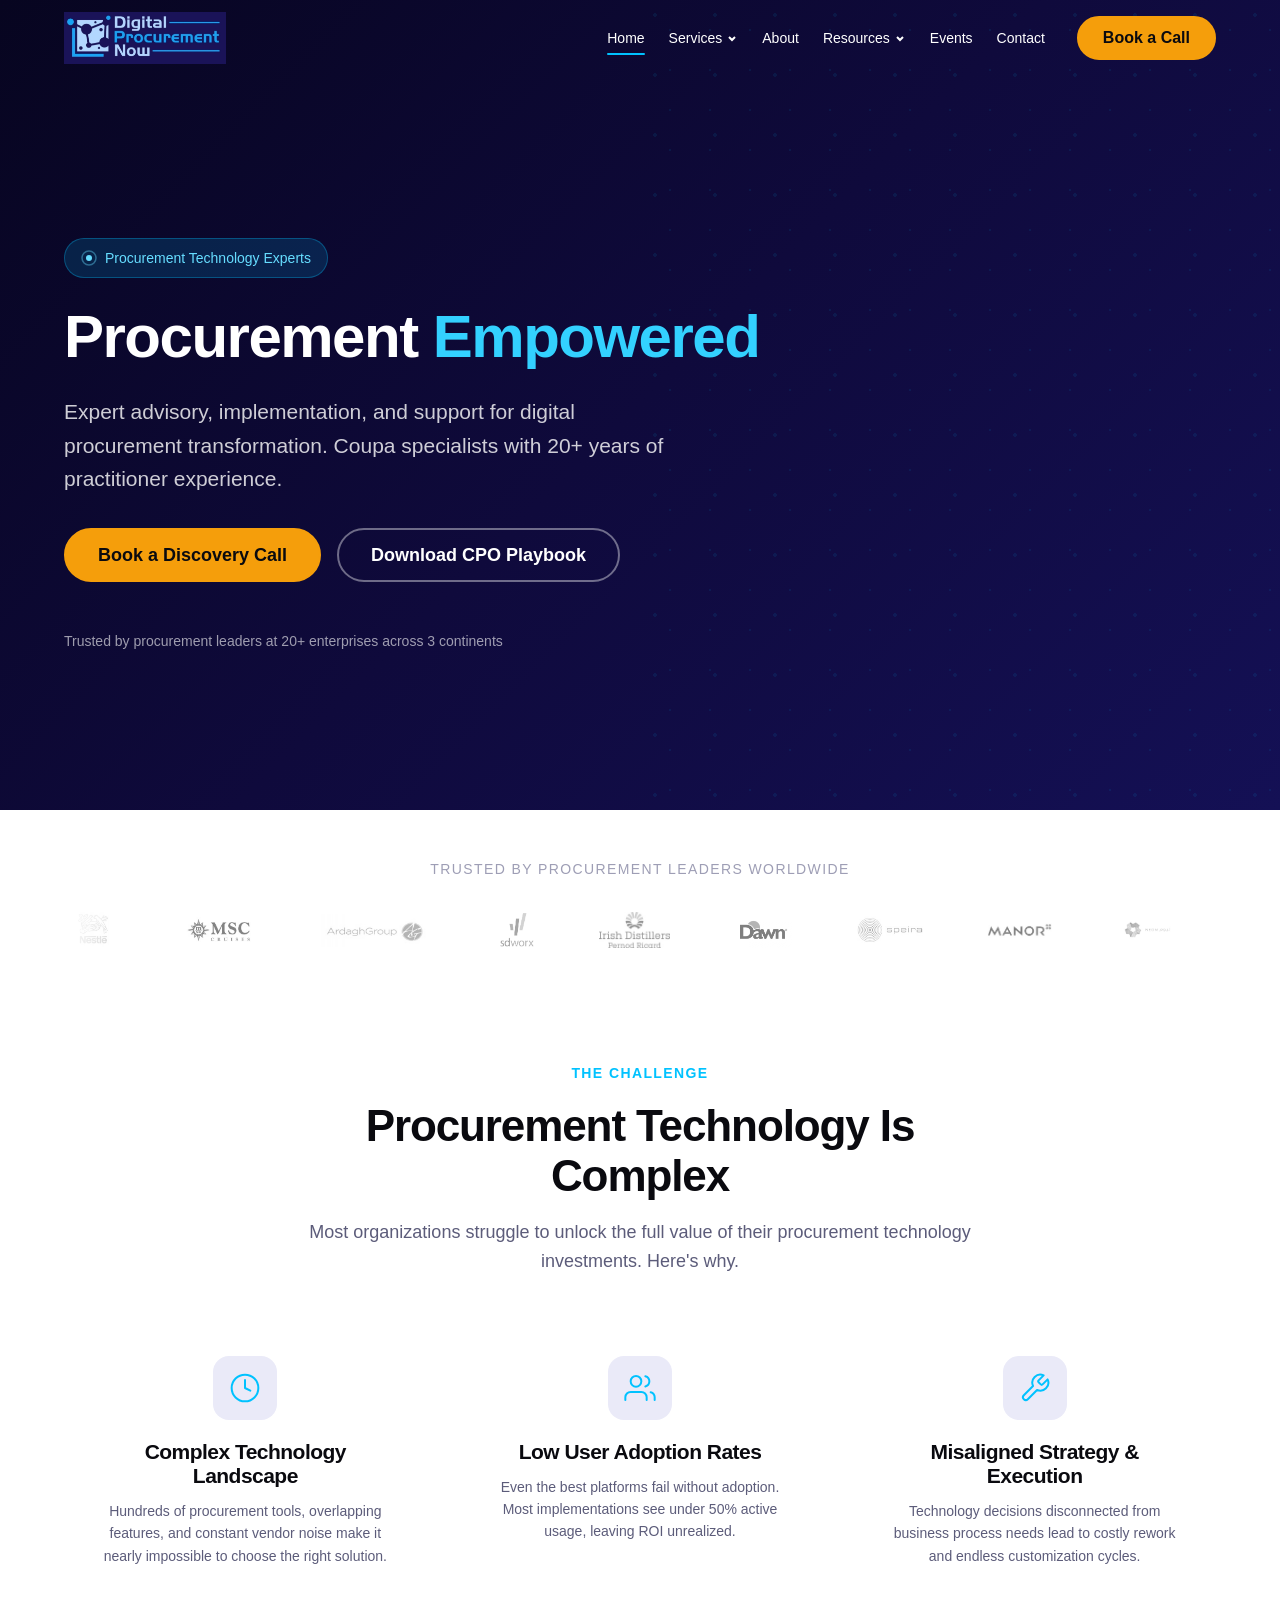
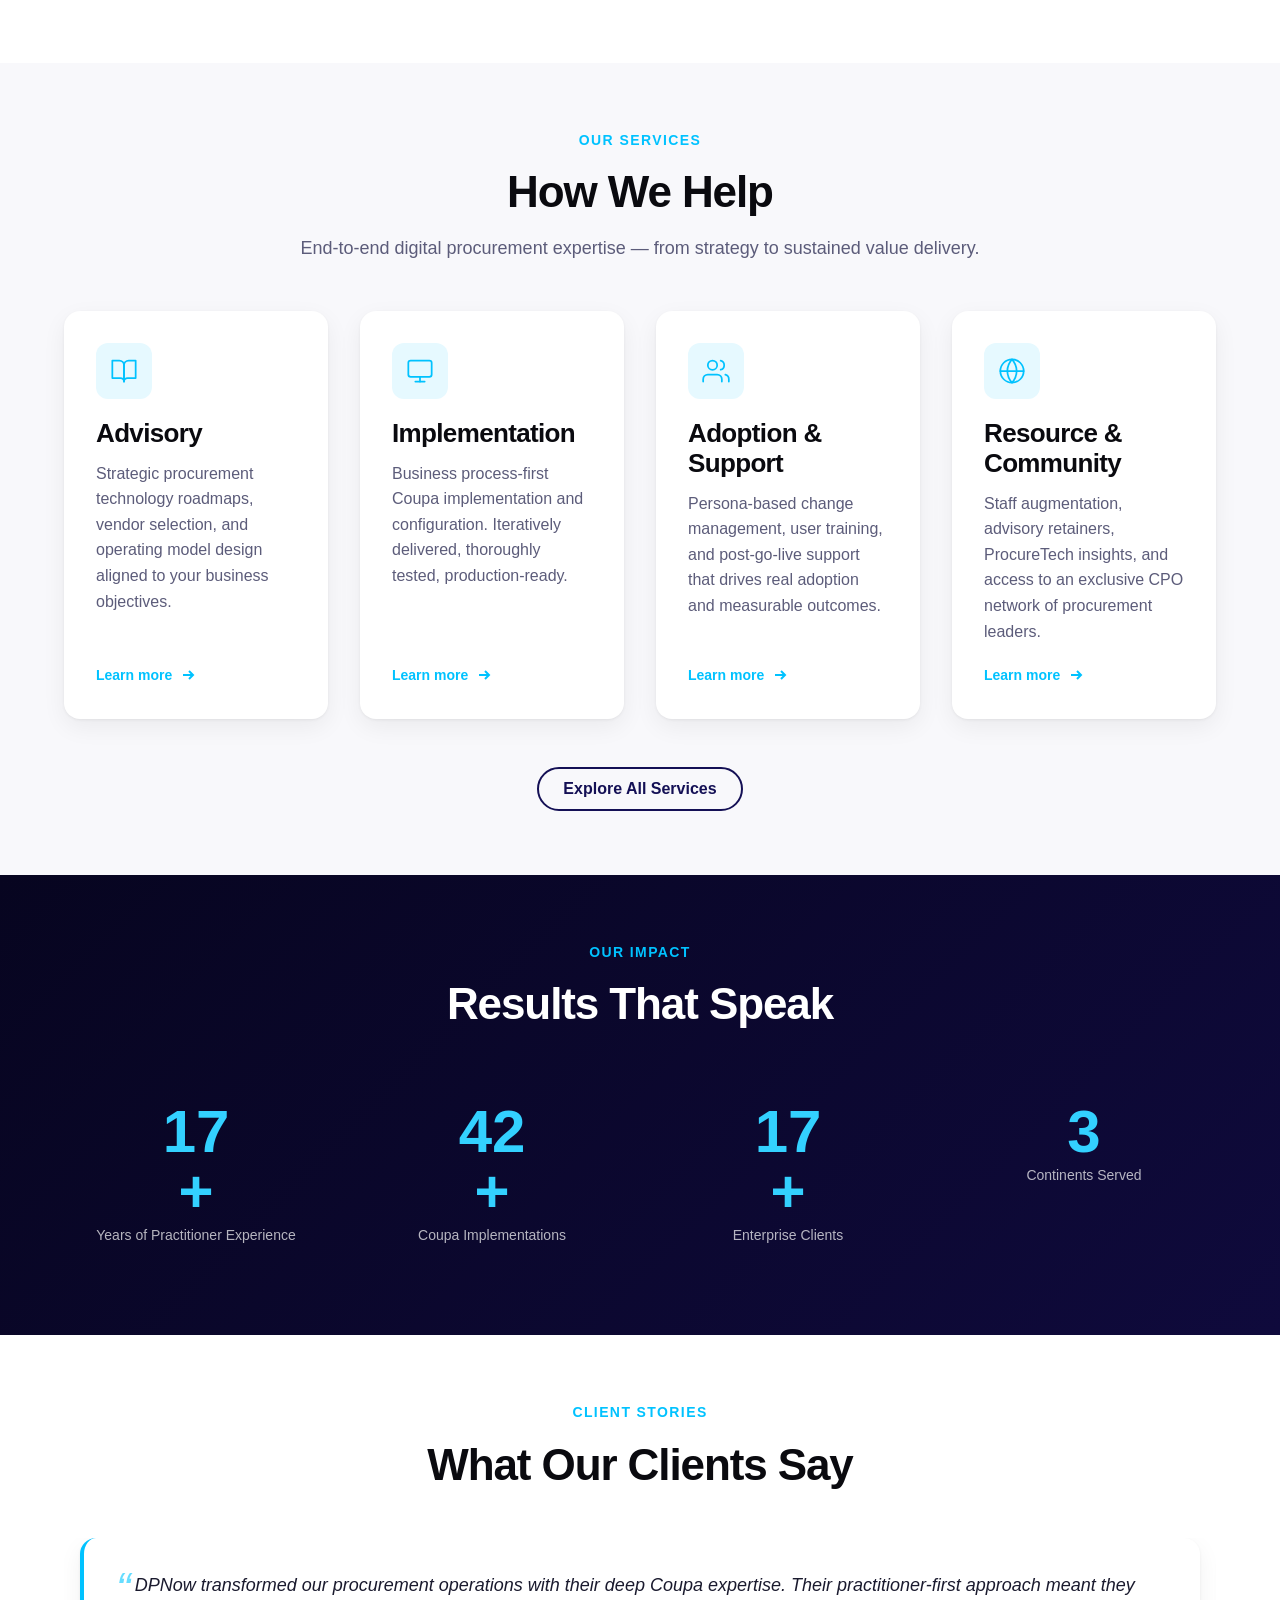
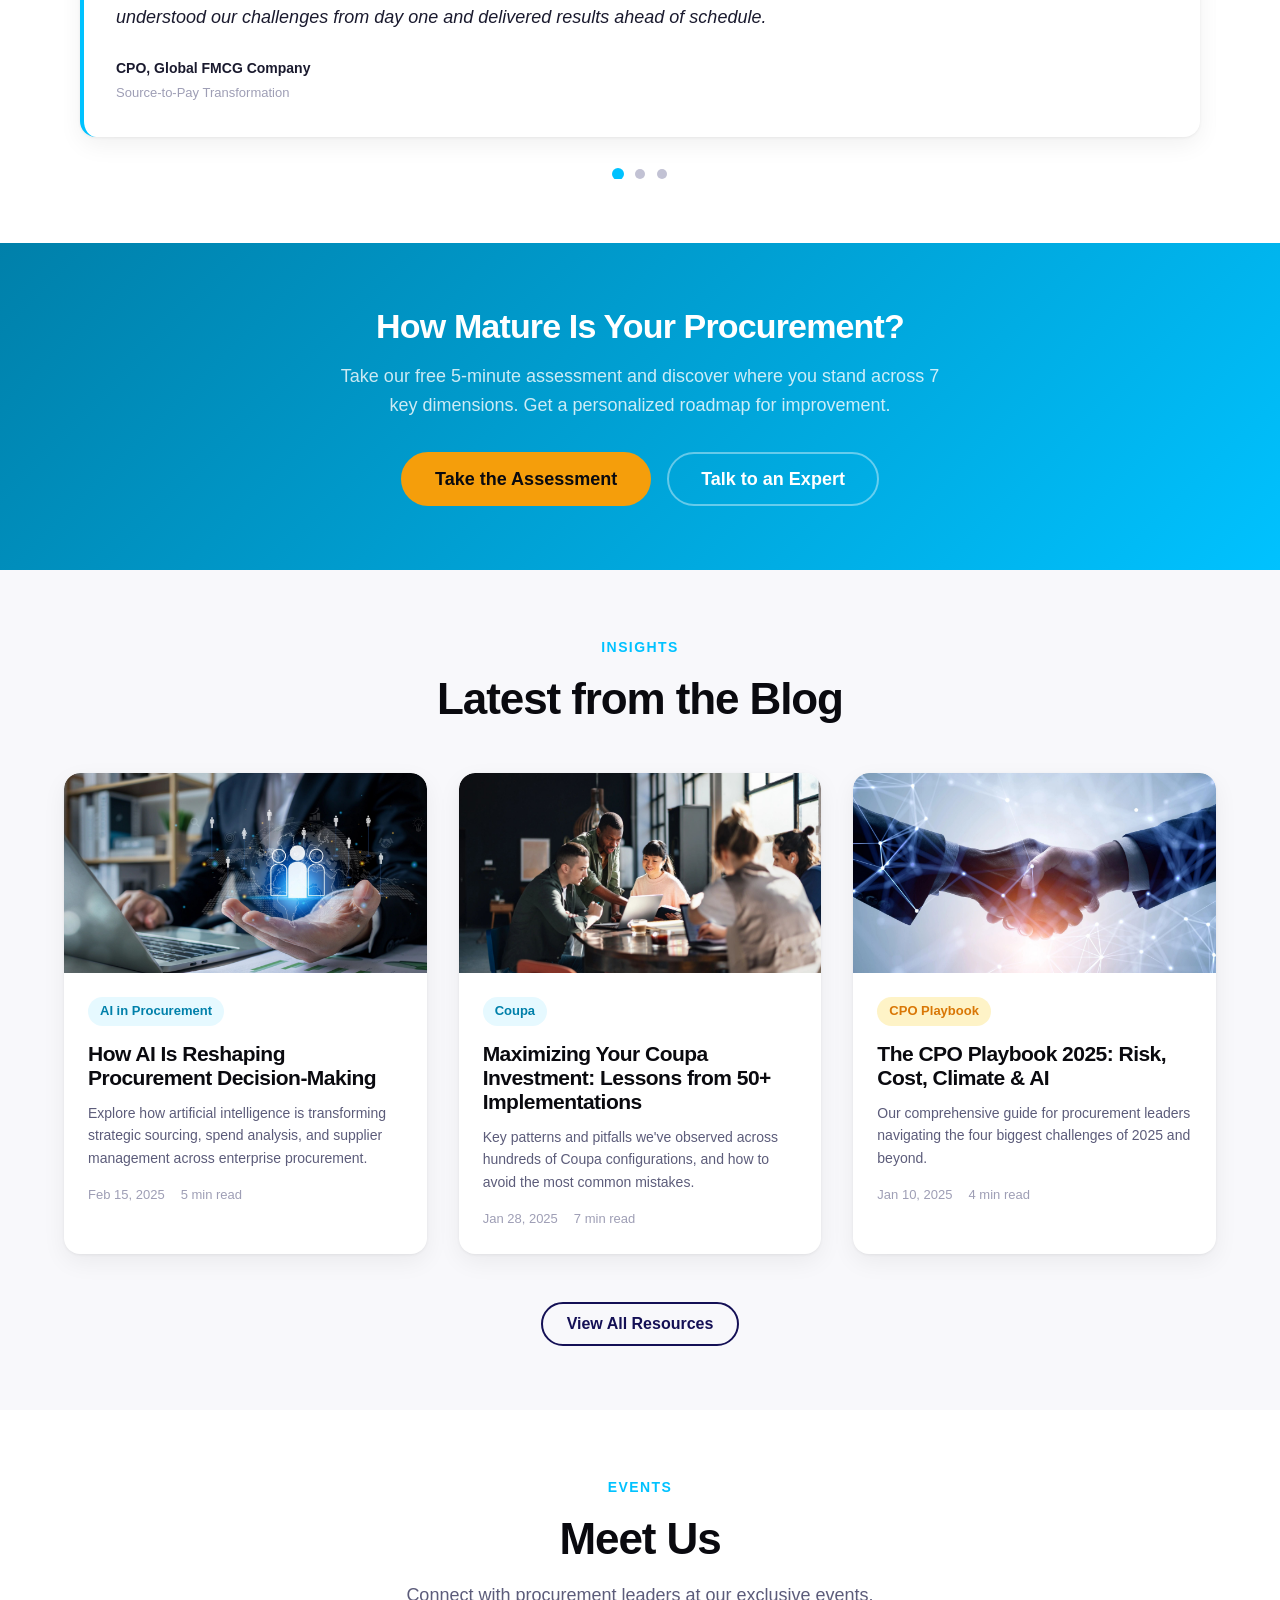
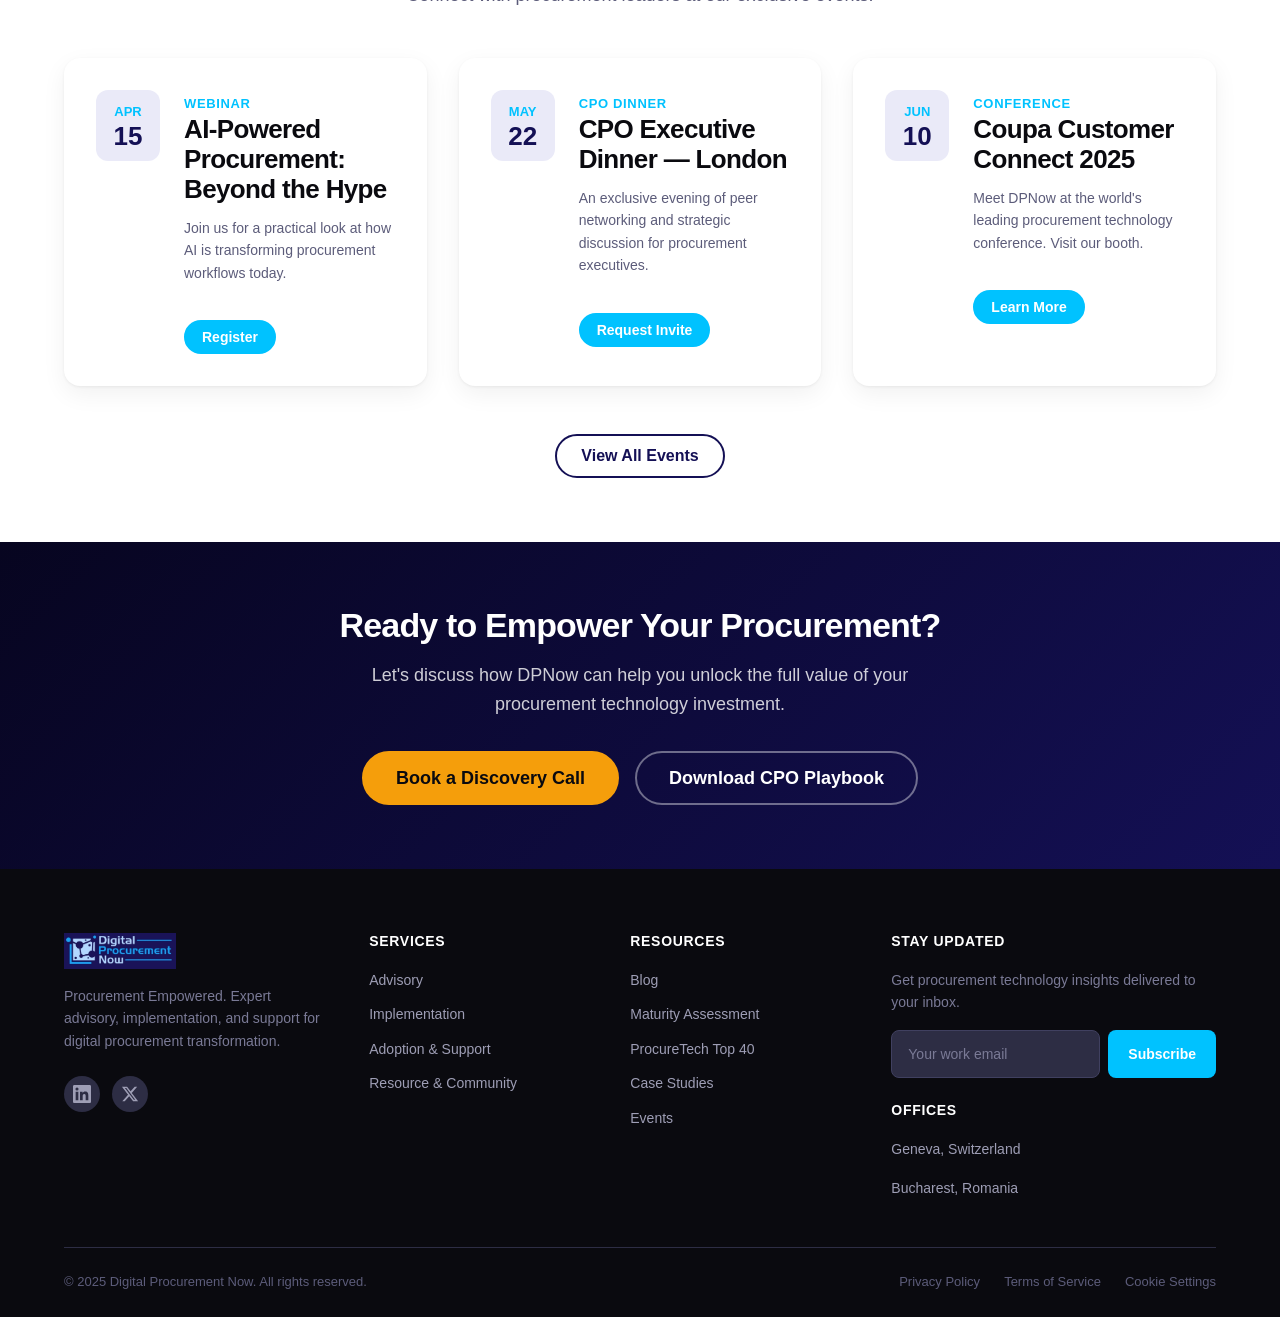
<file: index.html>
<!DOCTYPE html>
<html lang="en">
<head>
  <meta charset="UTF-8">
  <meta name="viewport" content="width=device-width, initial-scale=1.0">
  <title>Digital Procurement Now | Procurement Empowered</title>
  <meta name="description" content="Expert advisory, implementation, and support for digital procurement transformation. Coupa specialists with 20+ years of practitioner experience.">
  <link rel="canonical" href="https://dpnow.ai/">
  <meta property="og:title" content="Digital Procurement Now | Procurement Empowered">
  <meta property="og:description" content="Expert advisory, implementation, and support for digital procurement transformation.">
  <meta property="og:url" content="https://dpnow.ai/">
  <meta property="og:type" content="website">
  <meta property="og:site_name" content="Digital Procurement Now">
  <meta name="twitter:card" content="summary_large_image">
  <link rel="icon" href="/assets/images/icons/favicon.svg" type="image/svg+xml">
  <link rel="stylesheet" href="/css/style.css">
  <script type="application/ld+json">
  {
    "@context": "https://schema.org",
    "@type": "Organization",
    "name": "Digital Procurement Now",
    "url": "https://dpnow.ai",
    "description": "Expert advisory, implementation, and support for digital procurement transformation.",
    "address": [
      {"@type": "PostalAddress", "addressLocality": "Geneva", "addressCountry": "CH"},
      {"@type": "PostalAddress", "addressLocality": "Bucharest", "addressCountry": "RO"}
    ]
  }
  </script>
</head>
<body>
  <a href="#main" class="skip-link">Skip to main content</a>

  <!-- ====== HEADER ====== -->
  <header class="header header--transparent" role="banner">
    <nav class="nav container" aria-label="Primary navigation">
      <a href="/" class="nav__logo" aria-label="Digital Procurement Now - Home">
        <img src="/dpnow.webp" alt="Digital Procurement Now" width="200" height="50">
      </a>
      <button class="nav__toggle" aria-expanded="false" aria-controls="nav-menu" aria-label="Toggle navigation">
        <span class="nav__toggle-bar"></span>
        <span class="nav__toggle-bar"></span>
        <span class="nav__toggle-bar"></span>
      </button>
      <div class="nav__menu" id="nav-menu">
        <ul class="nav__list" role="list">
          <li class="nav__item">
            <a href="/" class="nav__link nav__link--active">Home</a>
          </li>
          <li class="nav__item nav__item--dropdown">
            <a href="/services.html" class="nav__link" aria-haspopup="true" aria-expanded="false">
              Services
              <svg width="12" height="12" viewBox="0 0 12 12" fill="none" stroke="currentColor" stroke-width="2"><path d="M3 5l3 3 3-3"/></svg>
            </a>
            <ul class="nav__dropdown" role="list">
              <li><a href="/services/advisory.html">Advisory</a></li>
              <li><a href="/services/implementation.html">Implementation</a></li>
              <li><a href="/services/adoption.html">Adoption &amp; Support</a></li>
              <li><a href="/services/resource-community.html">Resource &amp; Community</a></li>
            </ul>
          </li>
          <li class="nav__item">
            <a href="/about.html" class="nav__link">About</a>
          </li>
          <li class="nav__item nav__item--dropdown">
            <a href="/resources.html" class="nav__link" aria-haspopup="true" aria-expanded="false">
              Resources
              <svg width="12" height="12" viewBox="0 0 12 12" fill="none" stroke="currentColor" stroke-width="2"><path d="M3 5l3 3 3-3"/></svg>
            </a>
            <ul class="nav__dropdown" role="list">
              <li><a href="/resources/blog/index.html">Blog</a></li>
              <li><a href="/resources/maturity-assessment.html">Maturity Assessment</a></li>
              <li><a href="/resources/procuretech-top-40.html">ProcureTech Top 40</a></li>
              <li><a href="/resources/case-studies/index.html">Case Studies</a></li>
            </ul>
          </li>
          <li class="nav__item">
            <a href="/events.html" class="nav__link">Events</a>
          </li>
          <li class="nav__item">
            <a href="/contact.html" class="nav__link">Contact</a>
          </li>
        </ul>
        <a href="/contact.html" class="btn btn--primary nav__cta">Book a Call</a>
      </div>
    </nav>
    <div class="nav-overlay" aria-hidden="true"></div>
  </header>

  <main id="main">
    <!-- ====== HERO ====== -->
    <section class="hero hero--home">
      <div class="hero__bg-pattern" aria-hidden="true"></div>
      <div class="container">
        <div class="hero__content">
          <div class="hero__badge">
            <svg width="16" height="16" viewBox="0 0 16 16" fill="none"><circle cx="8" cy="8" r="3" fill="currentColor"/><circle cx="8" cy="8" r="7" stroke="currentColor" stroke-width="1.5" opacity="0.4"/></svg>
            Procurement Technology Experts
          </div>
          <h1 class="hero__title">
            Procurement <span>Empowered</span>
          </h1>
          <p class="hero__subtitle">
            Expert advisory, implementation, and support for digital procurement transformation. Coupa specialists with 20+ years of practitioner experience.
          </p>
          <div class="hero__actions">
            <a href="/contact.html" class="btn btn--primary btn--lg">Book a Discovery Call</a>
            <a href="#" class="btn btn--outline-light btn--lg" data-modal-open="playbook-modal">Download CPO Playbook</a>
          </div>
          <div class="hero__trust">
            <span>Trusted by procurement leaders at 20+ enterprises across 3 continents</span>
          </div>
        </div>
      </div>
    </section>

    <!-- ====== LOGO STRIP ====== -->
    <section class="logo-strip" aria-label="Trusted by leading organizations">
      <div class="container">
        <p class="logo-strip__label">Trusted by procurement leaders worldwide</p>
        <div class="logo-strip__track">
          <div class="logo-strip__slide">
            <img src="/assets/images/clients/nestle.jpeg" alt="Nestlé" loading="lazy">
            <img src="/assets/images/clients/msc-cruises.png" alt="MSC Cruises" loading="lazy">
            <img src="/assets/images/clients/ardagh-group.png" alt="Ardagh Group" loading="lazy">
            <img src="/assets/images/clients/sd-worx.png" alt="SD Worx" loading="lazy">
            <img src="/assets/images/clients/irish-distillers.png" alt="Irish Distillers" loading="lazy">
            <img src="/assets/images/clients/dawn-foods.jpeg" alt="Dawn Foods" loading="lazy">
            <img src="/assets/images/clients/speira.png" alt="Speira" loading="lazy">
            <img src="/assets/images/clients/manor.png" alt="Manor" loading="lazy">
            <img src="/assets/images/clients/neom.jpg" alt="NEOM" loading="lazy">
            <img src="/assets/images/clients/dynatos.png" alt="Dynatos" loading="lazy">
            <img src="/assets/images/clients/tenzing.jpg" alt="Tenzing" loading="lazy">
            <img src="/assets/images/clients/truvant.png" alt="Truvant" loading="lazy">
            <img src="/assets/images/clients/sda-bocconi.png" alt="SDA Bocconi" loading="lazy">
            <!-- Duplicated for seamless loop -->
            <img src="/assets/images/clients/nestle.jpeg" alt="Nestlé" loading="lazy">
            <img src="/assets/images/clients/msc-cruises.png" alt="MSC Cruises" loading="lazy">
            <img src="/assets/images/clients/ardagh-group.png" alt="Ardagh Group" loading="lazy">
            <img src="/assets/images/clients/sd-worx.png" alt="SD Worx" loading="lazy">
            <img src="/assets/images/clients/irish-distillers.png" alt="Irish Distillers" loading="lazy">
            <img src="/assets/images/clients/dawn-foods.jpeg" alt="Dawn Foods" loading="lazy">
            <img src="/assets/images/clients/speira.png" alt="Speira" loading="lazy">
            <img src="/assets/images/clients/manor.png" alt="Manor" loading="lazy">
            <img src="/assets/images/clients/neom.jpg" alt="NEOM" loading="lazy">
            <img src="/assets/images/clients/dynatos.png" alt="Dynatos" loading="lazy">
            <img src="/assets/images/clients/tenzing.jpg" alt="Tenzing" loading="lazy">
            <img src="/assets/images/clients/truvant.png" alt="Truvant" loading="lazy">
            <img src="/assets/images/clients/sda-bocconi.png" alt="SDA Bocconi" loading="lazy">
          </div>
        </div>
      </div>
    </section>

    <!-- ====== PAIN POINTS ====== -->
    <section class="section" id="challenges">
      <div class="container">
        <div class="section-header reveal">
          <span class="section-header__label">The Challenge</span>
          <h2 class="section-header__title">Procurement Technology Is Complex</h2>
          <p class="section-header__text">
            Most organizations struggle to unlock the full value of their procurement technology investments. Here's why.
          </p>
        </div>
        <div class="pain-grid">
          <div class="pain-card reveal reveal--delay-1">
            <div class="pain-card__icon">
              <svg width="32" height="32" viewBox="0 0 24 24" fill="none" stroke="currentColor" stroke-width="1.5" stroke-linecap="round" stroke-linejoin="round"><circle cx="12" cy="12" r="10"/><path d="M12 6v6l4 2"/></svg>
            </div>
            <h3>Complex Technology Landscape</h3>
            <p>Hundreds of procurement tools, overlapping features, and constant vendor noise make it nearly impossible to choose the right solution.</p>
          </div>
          <div class="pain-card reveal reveal--delay-2">
            <div class="pain-card__icon">
              <svg width="32" height="32" viewBox="0 0 24 24" fill="none" stroke="currentColor" stroke-width="1.5" stroke-linecap="round" stroke-linejoin="round"><path d="M17 21v-2a4 4 0 0 0-4-4H5a4 4 0 0 0-4 4v2"/><circle cx="9" cy="7" r="4"/><path d="M23 21v-2a4 4 0 0 0-3-3.87"/><path d="M16 3.13a4 4 0 0 1 0 7.75"/></svg>
            </div>
            <h3>Low User Adoption Rates</h3>
            <p>Even the best platforms fail without adoption. Most implementations see under 50% active usage, leaving ROI unrealized.</p>
          </div>
          <div class="pain-card reveal reveal--delay-3">
            <div class="pain-card__icon">
              <svg width="32" height="32" viewBox="0 0 24 24" fill="none" stroke="currentColor" stroke-width="1.5" stroke-linecap="round" stroke-linejoin="round"><path d="M14.7 6.3a1 1 0 0 0 0 1.4l1.6 1.6a1 1 0 0 0 1.4 0l3.77-3.77a6 6 0 0 1-7.94 7.94l-6.91 6.91a2.12 2.12 0 0 1-3-3l6.91-6.91a6 6 0 0 1 7.94-7.94l-3.76 3.76z"/></svg>
            </div>
            <h3>Misaligned Strategy &amp; Execution</h3>
            <p>Technology decisions disconnected from business process needs lead to costly rework and endless customization cycles.</p>
          </div>
        </div>
      </div>
    </section>

    <!-- ====== SERVICES OVERVIEW ====== -->
    <section class="section section--alt" id="services">
      <div class="container">
        <div class="section-header reveal">
          <span class="section-header__label">Our Services</span>
          <h2 class="section-header__title">How We Help</h2>
          <p class="section-header__text">
            End-to-end digital procurement expertise — from strategy to sustained value delivery.
          </p>
        </div>
        <div class="grid grid--4">
          <article class="card card--service reveal reveal--delay-1">
            <div class="card__icon">
              <svg width="28" height="28" viewBox="0 0 24 24" fill="none" stroke="currentColor" stroke-width="1.5" stroke-linecap="round" stroke-linejoin="round"><path d="M2 3h6a4 4 0 0 1 4 4v14a3 3 0 0 0-3-3H2z"/><path d="M22 3h-6a4 4 0 0 0-4 4v14a3 3 0 0 1 3-3h7z"/></svg>
            </div>
            <h3 class="card__title">Advisory</h3>
            <p class="card__description">Strategic procurement technology roadmaps, vendor selection, and operating model design aligned to your business objectives.</p>
            <a href="/services/advisory.html" class="card__link">
              Learn more
              <svg width="16" height="16" viewBox="0 0 16 16" fill="none" stroke="currentColor" stroke-width="2"><path d="M3 8h10M9 4l4 4-4 4"/></svg>
            </a>
          </article>
          <article class="card card--service reveal reveal--delay-2">
            <div class="card__icon">
              <svg width="28" height="28" viewBox="0 0 24 24" fill="none" stroke="currentColor" stroke-width="1.5" stroke-linecap="round" stroke-linejoin="round"><rect x="2" y="3" width="20" height="14" rx="2"/><path d="M8 21h8"/><path d="M12 17v4"/></svg>
            </div>
            <h3 class="card__title">Implementation</h3>
            <p class="card__description">Business process-first Coupa implementation and configuration. Iteratively delivered, thoroughly tested, production-ready.</p>
            <a href="/services/implementation.html" class="card__link">
              Learn more
              <svg width="16" height="16" viewBox="0 0 16 16" fill="none" stroke="currentColor" stroke-width="2"><path d="M3 8h10M9 4l4 4-4 4"/></svg>
            </a>
          </article>
          <article class="card card--service reveal reveal--delay-3">
            <div class="card__icon">
              <svg width="28" height="28" viewBox="0 0 24 24" fill="none" stroke="currentColor" stroke-width="1.5" stroke-linecap="round" stroke-linejoin="round"><path d="M17 21v-2a4 4 0 0 0-4-4H5a4 4 0 0 0-4 4v2"/><circle cx="9" cy="7" r="4"/><path d="M23 21v-2a4 4 0 0 0-3-3.87"/><path d="M16 3.13a4 4 0 0 1 0 7.75"/></svg>
            </div>
            <h3 class="card__title">Adoption &amp; Support</h3>
            <p class="card__description">Persona-based change management, user training, and post-go-live support that drives real adoption and measurable outcomes.</p>
            <a href="/services/adoption.html" class="card__link">
              Learn more
              <svg width="16" height="16" viewBox="0 0 16 16" fill="none" stroke="currentColor" stroke-width="2"><path d="M3 8h10M9 4l4 4-4 4"/></svg>
            </a>
          </article>
          <article class="card card--service reveal reveal--delay-4">
            <div class="card__icon">
              <svg width="28" height="28" viewBox="0 0 24 24" fill="none" stroke="currentColor" stroke-width="1.5" stroke-linecap="round" stroke-linejoin="round"><circle cx="12" cy="12" r="10"/><line x1="2" y1="12" x2="22" y2="12"/><path d="M12 2a15.3 15.3 0 0 1 4 10 15.3 15.3 0 0 1-4 10 15.3 15.3 0 0 1-4-10 15.3 15.3 0 0 1 4-10z"/></svg>
            </div>
            <h3 class="card__title">Resource &amp; Community</h3>
            <p class="card__description">Staff augmentation, advisory retainers, ProcureTech insights, and access to an exclusive CPO network of procurement leaders.</p>
            <a href="/services/resource-community.html" class="card__link">
              Learn more
              <svg width="16" height="16" viewBox="0 0 16 16" fill="none" stroke="currentColor" stroke-width="2"><path d="M3 8h10M9 4l4 4-4 4"/></svg>
            </a>
          </article>
        </div>
        <div class="text-center mt-12 reveal">
          <a href="/services.html" class="btn btn--outline">Explore All Services</a>
        </div>
      </div>
    </section>

    <!-- ====== STATS ====== -->
    <section class="section section--dark" id="stats">
      <div class="container">
        <div class="section-header reveal">
          <span class="section-header__label">Our Impact</span>
          <h2 class="section-header__title">Results That Speak</h2>
        </div>
        <div class="stats reveal">
          <div class="stat">
            <span class="stat__number" data-count="20">0</span><span class="stat__number">+</span>
            <span class="stat__label">Years of Practitioner Experience</span>
          </div>
          <div class="stat">
            <span class="stat__number" data-count="50">0</span><span class="stat__number">+</span>
            <span class="stat__label">Coupa Implementations</span>
          </div>
          <div class="stat">
            <span class="stat__number" data-count="20">0</span><span class="stat__number">+</span>
            <span class="stat__label">Enterprise Clients</span>
          </div>
          <div class="stat">
            <span class="stat__number" data-count="3">0</span>
            <span class="stat__label">Continents Served</span>
          </div>
        </div>
      </div>
    </section>

    <!-- ====== TESTIMONIAL ====== -->
    <section class="section" id="testimonials">
      <div class="container">
        <div class="section-header reveal">
          <span class="section-header__label">Client Stories</span>
          <h2 class="section-header__title">What Our Clients Say</h2>
        </div>
        <div class="testimonial-slider reveal">
          <div class="testimonial-slider__track">
            <div class="testimonial-slider__slide">
              <blockquote class="card card--testimonial">
                <p class="card__quote">DPNow transformed our procurement operations with their deep Coupa expertise. Their practitioner-first approach meant they understood our challenges from day one and delivered results ahead of schedule.</p>
                <footer class="card__attribution">
                  <div>
                    <cite class="card__name">CPO, Global FMCG Company</cite>
                    <span class="card__role">Source-to-Pay Transformation</span>
                  </div>
                </footer>
              </blockquote>
            </div>
            <div class="testimonial-slider__slide">
              <blockquote class="card card--testimonial">
                <p class="card__quote">The maturity assessment helped us identify exactly where to focus. Within 6 months of working with DPNow, our procurement adoption rate went from 35% to over 85%.</p>
                <footer class="card__attribution">
                  <div>
                    <cite class="card__name">VP Procurement, Manufacturing Enterprise</cite>
                    <span class="card__role">Adoption & Change Management</span>
                  </div>
                </footer>
              </blockquote>
            </div>
            <div class="testimonial-slider__slide">
              <blockquote class="card card--testimonial">
                <p class="card__quote">Unlike big consultancies, DPNow brings real implementation experience. They don't just advise — they roll up their sleeves and deliver. That made all the difference for our team.</p>
                <footer class="card__attribution">
                  <div>
                    <cite class="card__name">CIO, European Retailer</cite>
                    <span class="card__role">Digital Procurement Strategy</span>
                  </div>
                </footer>
              </blockquote>
            </div>
          </div>
          <div class="testimonial-slider__nav" aria-label="Testimonial navigation"></div>
        </div>
      </div>
    </section>

    <!-- ====== ASSESSMENT CTA ====== -->
    <section class="cta-banner cta-banner--accent">
      <div class="container">
        <h2 class="cta-banner__title">How Mature Is Your Procurement?</h2>
        <p class="cta-banner__text">
          Take our free 5-minute assessment and discover where you stand across 7 key dimensions. Get a personalized roadmap for improvement.
        </p>
        <div class="cta-banner__actions">
          <a href="/resources/maturity-assessment.html" class="btn btn--primary btn--lg">Take the Assessment</a>
          <a href="/contact.html" class="btn btn--outline-light btn--lg">Talk to an Expert</a>
        </div>
      </div>
    </section>

    <!-- ====== LATEST INSIGHTS ====== -->
    <section class="section section--alt" id="insights">
      <div class="container">
        <div class="section-header reveal">
          <span class="section-header__label">Insights</span>
          <h2 class="section-header__title">Latest from the Blog</h2>
        </div>
        <div class="grid grid--3">
          <article class="card card--blog reveal reveal--delay-1">
            <img src="/assets/images/blog/digital-transformation.jpg" alt="AI reshaping procurement decision-making" class="card__image" loading="lazy">
            <div class="card__body">
              <span class="badge">AI in Procurement</span>
              <h3 class="card__title mt-4"><a href="/resources/blog/index.html">How AI Is Reshaping Procurement Decision-Making</a></h3>
              <p class="card__excerpt">Explore how artificial intelligence is transforming strategic sourcing, spend analysis, and supplier management across enterprise procurement.</p>
              <div class="card__meta mt-4">
                <time datetime="2025-02-15">Feb 15, 2025</time>
                <span>5 min read</span>
              </div>
            </div>
          </article>
          <article class="card card--blog reveal reveal--delay-2">
            <img src="/assets/images/blog/team-collaboration.jpg" alt="Team collaborating on Coupa implementation" class="card__image" loading="lazy">
            <div class="card__body">
              <span class="badge">Coupa</span>
              <h3 class="card__title mt-4"><a href="/resources/blog/index.html">Maximizing Your Coupa Investment: Lessons from 50+ Implementations</a></h3>
              <p class="card__excerpt">Key patterns and pitfalls we've observed across hundreds of Coupa configurations, and how to avoid the most common mistakes.</p>
              <div class="card__meta mt-4">
                <time datetime="2025-01-28">Jan 28, 2025</time>
                <span>7 min read</span>
              </div>
            </div>
          </article>
          <article class="card card--blog reveal reveal--delay-3">
            <img src="/assets/images/blog/digital-partnership.jpg" alt="Strategic procurement partnership" class="card__image" loading="lazy">
            <div class="card__body">
              <span class="badge badge--signal">CPO Playbook</span>
              <h3 class="card__title mt-4"><a href="/resources/blog/index.html">The CPO Playbook 2025: Risk, Cost, Climate &amp; AI</a></h3>
              <p class="card__excerpt">Our comprehensive guide for procurement leaders navigating the four biggest challenges of 2025 and beyond.</p>
              <div class="card__meta mt-4">
                <time datetime="2025-01-10">Jan 10, 2025</time>
                <span>4 min read</span>
              </div>
            </div>
          </article>
        </div>
        <div class="text-center mt-12 reveal">
          <a href="/resources.html" class="btn btn--outline">View All Resources</a>
        </div>
      </div>
    </section>

    <!-- ====== EVENTS TEASER ====== -->
    <section class="section" id="events">
      <div class="container">
        <div class="section-header reveal">
          <span class="section-header__label">Events</span>
          <h2 class="section-header__title">Meet Us</h2>
          <p class="section-header__text">Connect with procurement leaders at our exclusive events.</p>
        </div>
        <div class="grid grid--3">
          <article class="card card--event reveal reveal--delay-1">
            <div class="card__date-badge">
              <span class="month">Apr</span>
              <span class="day">15</span>
            </div>
            <div class="card__event-info">
              <span class="card__event-type">Webinar</span>
              <h3 class="card__title">AI-Powered Procurement: Beyond the Hype</h3>
              <p class="card__description text-sm">Join us for a practical look at how AI is transforming procurement workflows today.</p>
              <a href="/events.html" class="btn btn--sm btn--secondary mt-4">Register</a>
            </div>
          </article>
          <article class="card card--event reveal reveal--delay-2">
            <div class="card__date-badge">
              <span class="month">May</span>
              <span class="day">22</span>
            </div>
            <div class="card__event-info">
              <span class="card__event-type">CPO Dinner</span>
              <h3 class="card__title">CPO Executive Dinner — London</h3>
              <p class="card__description text-sm">An exclusive evening of peer networking and strategic discussion for procurement executives.</p>
              <a href="/events.html" class="btn btn--sm btn--secondary mt-4">Request Invite</a>
            </div>
          </article>
          <article class="card card--event reveal reveal--delay-3">
            <div class="card__date-badge">
              <span class="month">Jun</span>
              <span class="day">10</span>
            </div>
            <div class="card__event-info">
              <span class="card__event-type">Conference</span>
              <h3 class="card__title">Coupa Customer Connect 2025</h3>
              <p class="card__description text-sm">Meet DPNow at the world's leading procurement technology conference. Visit our booth.</p>
              <a href="/events.html" class="btn btn--sm btn--secondary mt-4">Learn More</a>
            </div>
          </article>
        </div>
        <div class="text-center mt-12 reveal">
          <a href="/events.html" class="btn btn--outline">View All Events</a>
        </div>
      </div>
    </section>

    <!-- ====== FINAL CTA ====== -->
    <section class="cta-banner cta-banner--dark">
      <div class="container">
        <h2 class="cta-banner__title">Ready to Empower Your Procurement?</h2>
        <p class="cta-banner__text">
          Let's discuss how DPNow can help you unlock the full value of your procurement technology investment.
        </p>
        <div class="cta-banner__actions">
          <a href="/contact.html" class="btn btn--primary btn--lg">Book a Discovery Call</a>
          <a href="#" class="btn btn--outline-light btn--lg" data-modal-open="playbook-modal">Download CPO Playbook</a>
        </div>
      </div>
    </section>
  </main>

  <!-- ====== FOOTER ====== -->
  <footer class="footer" role="contentinfo">
    <div class="container">
      <div class="footer__grid">
        <div class="footer__brand">
          <a href="/" class="footer__logo" aria-label="Digital Procurement Now">
            <img src="/dpnow.webp" alt="DPNow" width="160" height="40">
          </a>
          <p class="footer__tagline">Procurement Empowered. Expert advisory, implementation, and support for digital procurement transformation.</p>
          <div class="footer__social">
            <a href="#" aria-label="LinkedIn">
              <svg width="18" height="18" viewBox="0 0 24 24" fill="currentColor"><path d="M20.447 20.452h-3.554v-5.569c0-1.328-.027-3.037-1.852-3.037-1.853 0-2.136 1.445-2.136 2.939v5.667H9.351V9h3.414v1.561h.046c.477-.9 1.637-1.85 3.37-1.85 3.601 0 4.267 2.37 4.267 5.455v6.286zM5.337 7.433a2.062 2.062 0 0 1-2.063-2.065 2.064 2.064 0 1 1 2.063 2.065zm1.782 13.019H3.555V9h3.564v11.452zM22.225 0H1.771C.792 0 0 .774 0 1.729v20.542C0 23.227.792 24 1.771 24h20.451C23.2 24 24 23.227 24 22.271V1.729C24 .774 23.2 0 22.222 0h.003z"/></svg>
            </a>
            <a href="#" aria-label="Twitter">
              <svg width="18" height="18" viewBox="0 0 24 24" fill="currentColor"><path d="M18.244 2.25h3.308l-7.227 8.26 8.502 11.24H16.17l-5.214-6.817L4.99 21.75H1.68l7.73-8.835L1.254 2.25H8.08l4.713 6.231zm-1.161 17.52h1.833L7.084 4.126H5.117z"/></svg>
            </a>
          </div>
        </div>
        <div>
          <h3 class="footer__heading">Services</h3>
          <nav class="footer__links" aria-label="Services">
            <a href="/services/advisory.html">Advisory</a>
            <a href="/services/implementation.html">Implementation</a>
            <a href="/services/adoption.html">Adoption &amp; Support</a>
            <a href="/services/resource-community.html">Resource &amp; Community</a>
          </nav>
        </div>
        <div>
          <h3 class="footer__heading">Resources</h3>
          <nav class="footer__links" aria-label="Resources">
            <a href="/resources/blog/index.html">Blog</a>
            <a href="/resources/maturity-assessment.html">Maturity Assessment</a>
            <a href="/resources/procuretech-top-40.html">ProcureTech Top 40</a>
            <a href="/resources/case-studies/index.html">Case Studies</a>
            <a href="/events.html">Events</a>
          </nav>
        </div>
        <div>
          <h3 class="footer__heading">Stay Updated</h3>
          <p class="footer__tagline mb-4">Get procurement technology insights delivered to your inbox.</p>
          <form class="footer__newsletter-form" name="newsletter" method="POST" data-netlify="true" netlify-honeypot="bot-field">
            <input type="hidden" name="form-name" value="newsletter">
            <p class="sr-only"><label>Don't fill this out: <input name="bot-field"></label></p>
            <input type="email" name="email" placeholder="Your work email" required aria-label="Email address">
            <button type="submit">Subscribe</button>
          </form>
          <div class="mt-6">
            <h3 class="footer__heading">Offices</h3>
            <p class="text-sm color-muted">Geneva, Switzerland</p>
            <p class="text-sm color-muted">Bucharest, Romania</p>
          </div>
        </div>
      </div>
      <div class="footer__bottom">
        <p class="footer__copyright">&copy; 2025 Digital Procurement Now. All rights reserved.</p>
        <div class="footer__legal">
          <a href="#">Privacy Policy</a>
          <a href="#">Terms of Service</a>
          <a href="#">Cookie Settings</a>
        </div>
      </div>
    </div>
  </footer>

  <!-- ====== CPO PLAYBOOK MODAL ====== -->
  <div class="modal" id="playbook-modal" role="dialog" aria-modal="true" aria-labelledby="playbook-modal-title" hidden>
    <div class="modal__overlay" data-modal-close></div>
    <div class="modal__content">
      <button class="modal__close" aria-label="Close dialog" data-modal-close>&times;</button>
      <h2 id="playbook-modal-title" class="modal__title">Download CPO Playbook 2025</h2>
      <p class="modal__text">Get actionable insights on Risk & Resilience, Cost Excellence, Climate Risks, and AI in Procurement.</p>
      <form class="form" name="playbook-download" method="POST" data-netlify="true" data-validate netlify-honeypot="bot-field">
        <input type="hidden" name="form-name" value="playbook-download">
        <p class="sr-only"><label>Don't fill this out: <input name="bot-field"></label></p>
        <div class="form__group">
          <label class="form__label" for="playbook-name">Full Name</label>
          <input class="form__input" type="text" id="playbook-name" name="name" required>
        </div>
        <div class="form__group">
          <label class="form__label" for="playbook-email">Work Email</label>
          <input class="form__input" type="email" id="playbook-email" name="email" required>
        </div>
        <div class="form__group">
          <label class="form__label" for="playbook-company">Company</label>
          <input class="form__input" type="text" id="playbook-company" name="company">
        </div>
        <button type="submit" class="btn btn--primary w-full">Get Your Free Copy</button>
      </form>
    </div>
  </div>

  <!-- ====== EXIT INTENT MODAL ====== -->
  <div class="modal" id="exit-intent-modal" role="dialog" aria-modal="true" aria-labelledby="exit-modal-title" hidden>
    <div class="modal__overlay" data-modal-close></div>
    <div class="modal__content">
      <button class="modal__close" aria-label="Close dialog" data-modal-close>&times;</button>
      <h2 id="exit-modal-title" class="modal__title">Before You Go...</h2>
      <p class="modal__text">Download the CPO Playbook 2025 — your guide to navigating procurement's biggest challenges this year.</p>
      <a href="#" class="btn btn--primary w-full" data-modal-open="playbook-modal" data-modal-close>Download Free Playbook</a>
    </div>
  </div>

  <!-- ====== STICKY MOBILE CTA ====== -->
  <div class="sticky-cta" aria-hidden="true">
    <a href="/contact.html" class="btn btn--primary">Book a Call</a>
  </div>

  <script src="/js/main.js" defer></script>
  <script src="/js/scroll-animations.js" defer></script>
  <script src="/js/testimonial-slider.js" defer></script>
  <script src="/js/modal.js" defer></script>
</body>
</html>
</file>
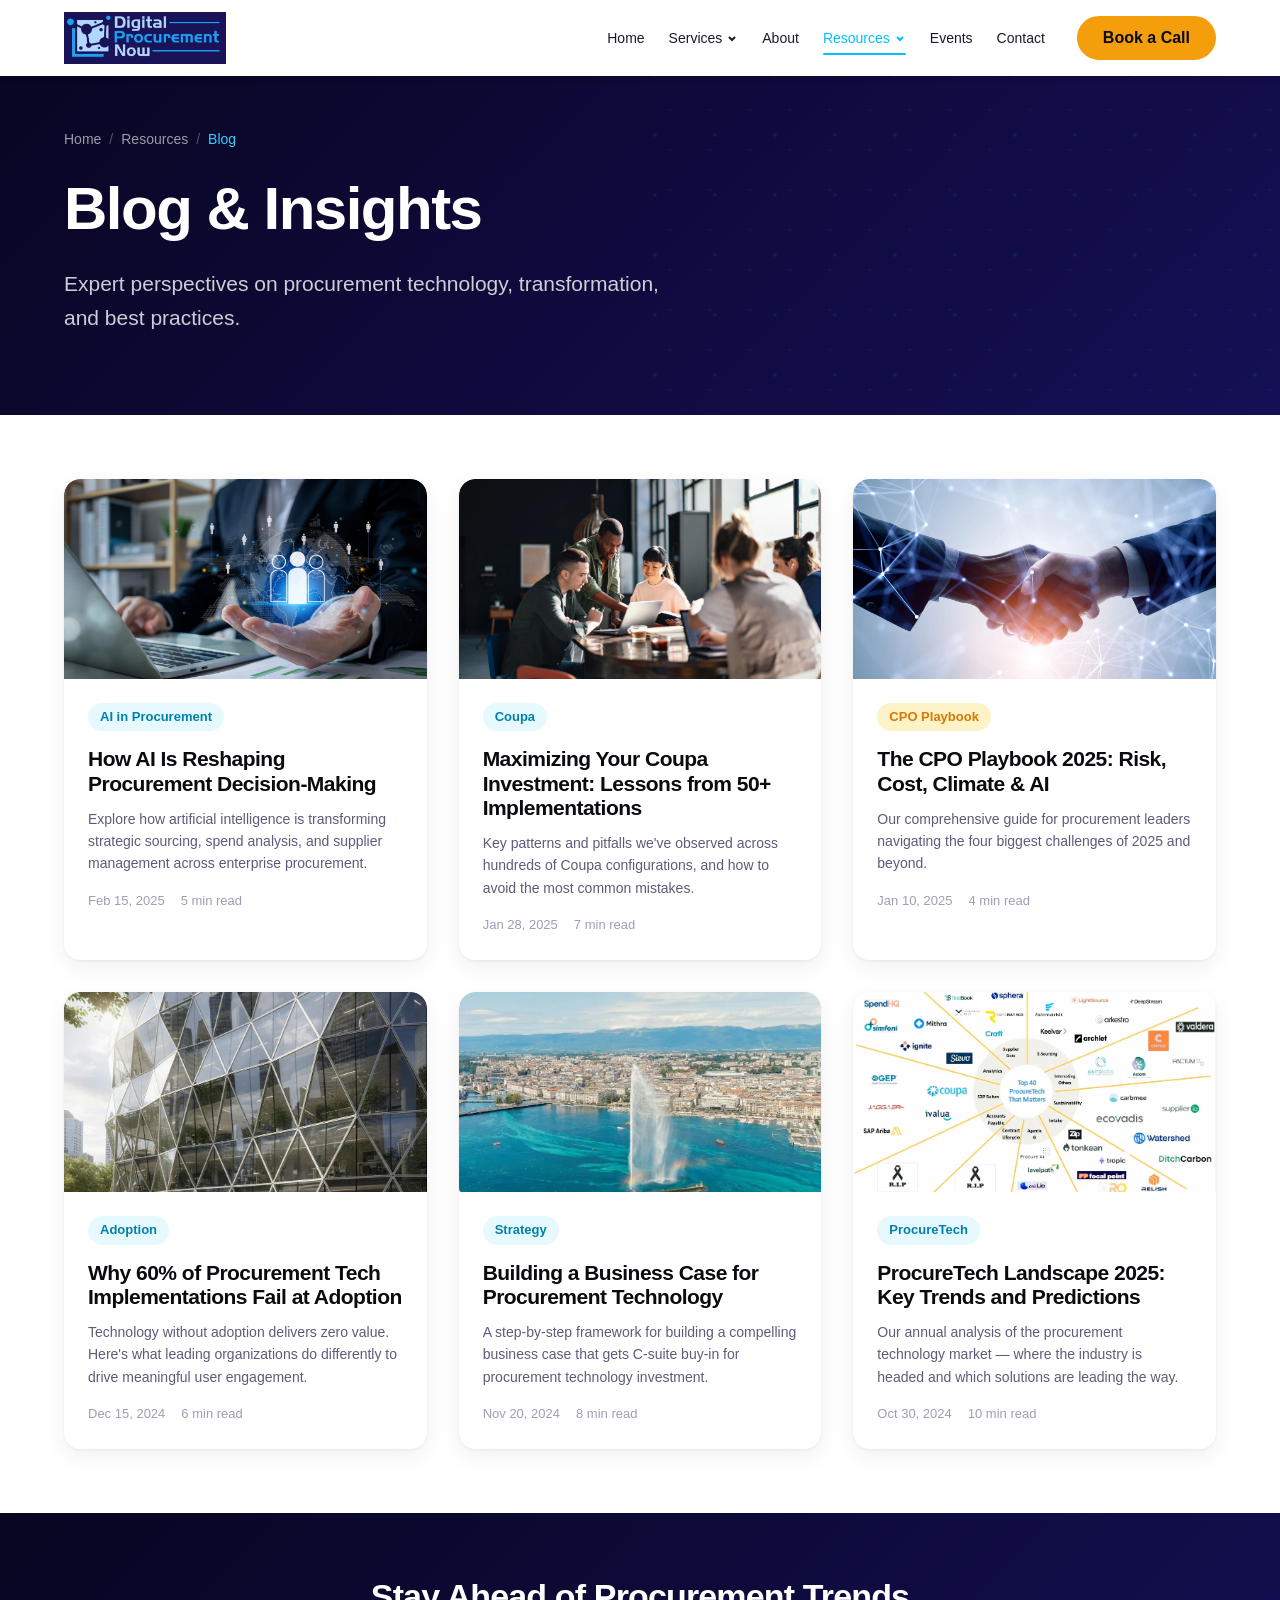
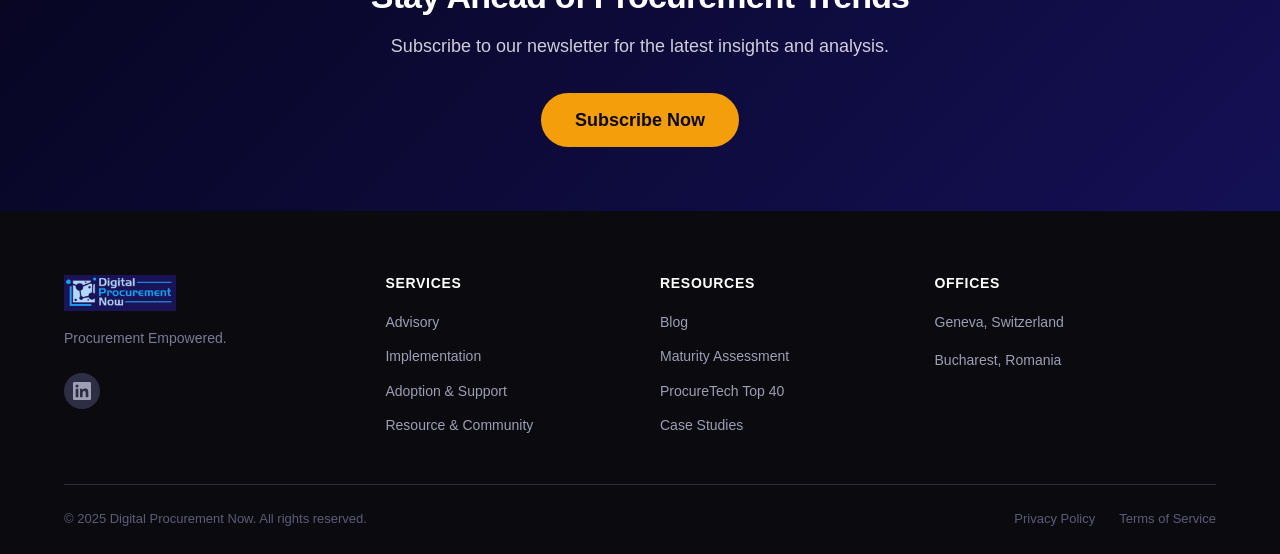
<file: resources/blog/index.html>
<!DOCTYPE html>
<html lang="en">
<head>
  <meta charset="UTF-8">
  <meta name="viewport" content="width=device-width, initial-scale=1.0">
  <title>Blog | Digital Procurement Now</title>
  <meta name="description" content="Expert insights on procurement technology, AI in procurement, digital transformation, Coupa best practices, and more.">
  <link rel="canonical" href="https://dpnow.ai/resources/blog/">
  <link rel="icon" href="/assets/images/icons/favicon.svg" type="image/svg+xml">
  <link rel="stylesheet" href="/css/style.css">
</head>
<body>
  <a href="#main" class="skip-link">Skip to main content</a>

  <header class="header header--solid" role="banner">
    <nav class="nav container" aria-label="Primary navigation">
      <a href="/" class="nav__logo"><img src="/dpnow.webp" alt="Digital Procurement Now" width="200" height="50"></a>
      <button class="nav__toggle" aria-expanded="false" aria-controls="nav-menu" aria-label="Toggle navigation">
        <span class="nav__toggle-bar"></span><span class="nav__toggle-bar"></span><span class="nav__toggle-bar"></span>
      </button>
      <div class="nav__menu" id="nav-menu">
        <ul class="nav__list" role="list">
          <li class="nav__item"><a href="/" class="nav__link">Home</a></li>
          <li class="nav__item nav__item--dropdown"><a href="/services.html" class="nav__link">Services <svg width="12" height="12" viewBox="0 0 12 12" fill="none" stroke="currentColor" stroke-width="2"><path d="M3 5l3 3 3-3"/></svg></a><ul class="nav__dropdown" role="list"><li><a href="/services/advisory.html">Advisory</a></li><li><a href="/services/implementation.html">Implementation</a></li><li><a href="/services/adoption.html">Adoption &amp; Support</a></li><li><a href="/services/resource-community.html">Resource &amp; Community</a></li></ul></li>
          <li class="nav__item"><a href="/about.html" class="nav__link">About</a></li>
          <li class="nav__item nav__item--dropdown"><a href="/resources.html" class="nav__link nav__link--active">Resources <svg width="12" height="12" viewBox="0 0 12 12" fill="none" stroke="currentColor" stroke-width="2"><path d="M3 5l3 3 3-3"/></svg></a><ul class="nav__dropdown" role="list"><li><a href="/resources/blog/index.html">Blog</a></li><li><a href="/resources/maturity-assessment.html">Maturity Assessment</a></li><li><a href="/resources/procuretech-top-40.html">ProcureTech Top 40</a></li><li><a href="/resources/case-studies/index.html">Case Studies</a></li></ul></li>
          <li class="nav__item"><a href="/events.html" class="nav__link">Events</a></li>
          <li class="nav__item"><a href="/contact.html" class="nav__link">Contact</a></li>
        </ul>
        <a href="/contact.html" class="btn btn--primary nav__cta">Book a Call</a>
      </div>
    </nav>
    <div class="nav-overlay" aria-hidden="true"></div>
  </header>

  <main id="main">
    <section class="hero hero--page">
      <div class="hero__bg-pattern" aria-hidden="true"></div>
      <div class="container">
        <div class="hero__content">
          <nav class="breadcrumb" aria-label="Breadcrumb"><a href="/">Home</a><span class="breadcrumb__separator">/</span><a href="/resources.html">Resources</a><span class="breadcrumb__separator">/</span><span class="breadcrumb__current">Blog</span></nav>
          <h1 class="hero__title">Blog &amp; Insights</h1>
          <p class="hero__subtitle">Expert perspectives on procurement technology, transformation, and best practices.</p>
        </div>
      </div>
    </section>

    <section class="section">
      <div class="container">
        <div class="grid grid--3">
          <article class="card card--blog reveal reveal--delay-1">
            <img src="/assets/images/blog/digital-transformation.jpg" alt="AI reshaping procurement decision-making" class="card__image" loading="lazy">
            <div class="card__body">
              <span class="badge">AI in Procurement</span>
              <h3 class="card__title mt-4"><a href="#">How AI Is Reshaping Procurement Decision-Making</a></h3>
              <p class="card__excerpt">Explore how artificial intelligence is transforming strategic sourcing, spend analysis, and supplier management across enterprise procurement.</p>
              <div class="card__meta mt-4"><time datetime="2025-02-15">Feb 15, 2025</time><span>5 min read</span></div>
            </div>
          </article>
          <article class="card card--blog reveal reveal--delay-2">
            <img src="/assets/images/blog/team-collaboration.jpg" alt="Team collaborating on Coupa implementation" class="card__image" loading="lazy">
            <div class="card__body">
              <span class="badge">Coupa</span>
              <h3 class="card__title mt-4"><a href="#">Maximizing Your Coupa Investment: Lessons from 50+ Implementations</a></h3>
              <p class="card__excerpt">Key patterns and pitfalls we've observed across hundreds of Coupa configurations, and how to avoid the most common mistakes.</p>
              <div class="card__meta mt-4"><time datetime="2025-01-28">Jan 28, 2025</time><span>7 min read</span></div>
            </div>
          </article>
          <article class="card card--blog reveal reveal--delay-3">
            <img src="/assets/images/blog/digital-partnership.jpg" alt="Strategic procurement partnership" class="card__image" loading="lazy">
            <div class="card__body">
              <span class="badge badge--signal">CPO Playbook</span>
              <h3 class="card__title mt-4"><a href="#">The CPO Playbook 2025: Risk, Cost, Climate &amp; AI</a></h3>
              <p class="card__excerpt">Our comprehensive guide for procurement leaders navigating the four biggest challenges of 2025 and beyond.</p>
              <div class="card__meta mt-4"><time datetime="2025-01-10">Jan 10, 2025</time><span>4 min read</span></div>
            </div>
          </article>
          <article class="card card--blog reveal reveal--delay-1">
            <img src="/assets/images/blog/modern-office.png" alt="Modern procurement technology" class="card__image" loading="lazy">
            <div class="card__body">
              <span class="badge">Adoption</span>
              <h3 class="card__title mt-4"><a href="#">Why 60% of Procurement Tech Implementations Fail at Adoption</a></h3>
              <p class="card__excerpt">Technology without adoption delivers zero value. Here's what leading organizations do differently to drive meaningful user engagement.</p>
              <div class="card__meta mt-4"><time datetime="2024-12-15">Dec 15, 2024</time><span>6 min read</span></div>
            </div>
          </article>
          <article class="card card--blog reveal reveal--delay-2">
            <img src="/assets/images/blog/geneva-aerial.jpg" alt="Geneva business district" class="card__image" loading="lazy">
            <div class="card__body">
              <span class="badge">Strategy</span>
              <h3 class="card__title mt-4"><a href="#">Building a Business Case for Procurement Technology</a></h3>
              <p class="card__excerpt">A step-by-step framework for building a compelling business case that gets C-suite buy-in for procurement technology investment.</p>
              <div class="card__meta mt-4"><time datetime="2024-11-20">Nov 20, 2024</time><span>8 min read</span></div>
            </div>
          </article>
          <article class="card card--blog reveal reveal--delay-3">
            <img src="/assets/images/blog/procuretech-top40.png" alt="ProcureTech landscape overview" class="card__image" loading="lazy">
            <div class="card__body">
              <span class="badge">ProcureTech</span>
              <h3 class="card__title mt-4"><a href="#">ProcureTech Landscape 2025: Key Trends and Predictions</a></h3>
              <p class="card__excerpt">Our annual analysis of the procurement technology market — where the industry is headed and which solutions are leading the way.</p>
              <div class="card__meta mt-4"><time datetime="2024-10-30">Oct 30, 2024</time><span>10 min read</span></div>
            </div>
          </article>
        </div>
      </div>
    </section>

    <section class="cta-banner cta-banner--dark">
      <div class="container">
        <h2 class="cta-banner__title">Stay Ahead of Procurement Trends</h2>
        <p class="cta-banner__text">Subscribe to our newsletter for the latest insights and analysis.</p>
        <div class="cta-banner__actions">
          <a href="/contact.html" class="btn btn--primary btn--lg">Subscribe Now</a>
        </div>
      </div>
    </section>
  </main>

  <footer class="footer" role="contentinfo">
    <div class="container">
      <div class="footer__grid">
        <div class="footer__brand"><a href="/" class="footer__logo"><img src="/dpnow.webp" alt="DPNow" width="160" height="40"></a><p class="footer__tagline">Procurement Empowered.</p><div class="footer__social"><a href="#" aria-label="LinkedIn"><svg width="18" height="18" viewBox="0 0 24 24" fill="currentColor"><path d="M20.447 20.452h-3.554v-5.569c0-1.328-.027-3.037-1.852-3.037-1.853 0-2.136 1.445-2.136 2.939v5.667H9.351V9h3.414v1.561h.046c.477-.9 1.637-1.85 3.37-1.85 3.601 0 4.267 2.37 4.267 5.455v6.286zM5.337 7.433a2.062 2.062 0 0 1-2.063-2.065 2.064 2.064 0 1 1 2.063 2.065zm1.782 13.019H3.555V9h3.564v11.452zM22.225 0H1.771C.792 0 0 .774 0 1.729v20.542C0 23.227.792 24 1.771 24h20.451C23.2 24 24 23.227 24 22.271V1.729C24 .774 23.2 0 22.222 0h.003z"/></svg></a></div></div>
        <div><h3 class="footer__heading">Services</h3><nav class="footer__links"><a href="/services/advisory.html">Advisory</a><a href="/services/implementation.html">Implementation</a><a href="/services/adoption.html">Adoption &amp; Support</a><a href="/services/resource-community.html">Resource &amp; Community</a></nav></div>
        <div><h3 class="footer__heading">Resources</h3><nav class="footer__links"><a href="/resources/blog/index.html">Blog</a><a href="/resources/maturity-assessment.html">Maturity Assessment</a><a href="/resources/procuretech-top-40.html">ProcureTech Top 40</a><a href="/resources/case-studies/index.html">Case Studies</a></nav></div>
        <div><h3 class="footer__heading">Offices</h3><p class="text-sm color-muted">Geneva, Switzerland</p><p class="text-sm color-muted">Bucharest, Romania</p></div>
      </div>
      <div class="footer__bottom"><p class="footer__copyright">&copy; 2025 Digital Procurement Now. All rights reserved.</p><div class="footer__legal"><a href="#">Privacy Policy</a><a href="#">Terms of Service</a></div></div>
    </div>
  </footer>

  <script src="/js/main.js" defer></script>
  <script src="/js/scroll-animations.js" defer></script>
</body>
</html>
</file>
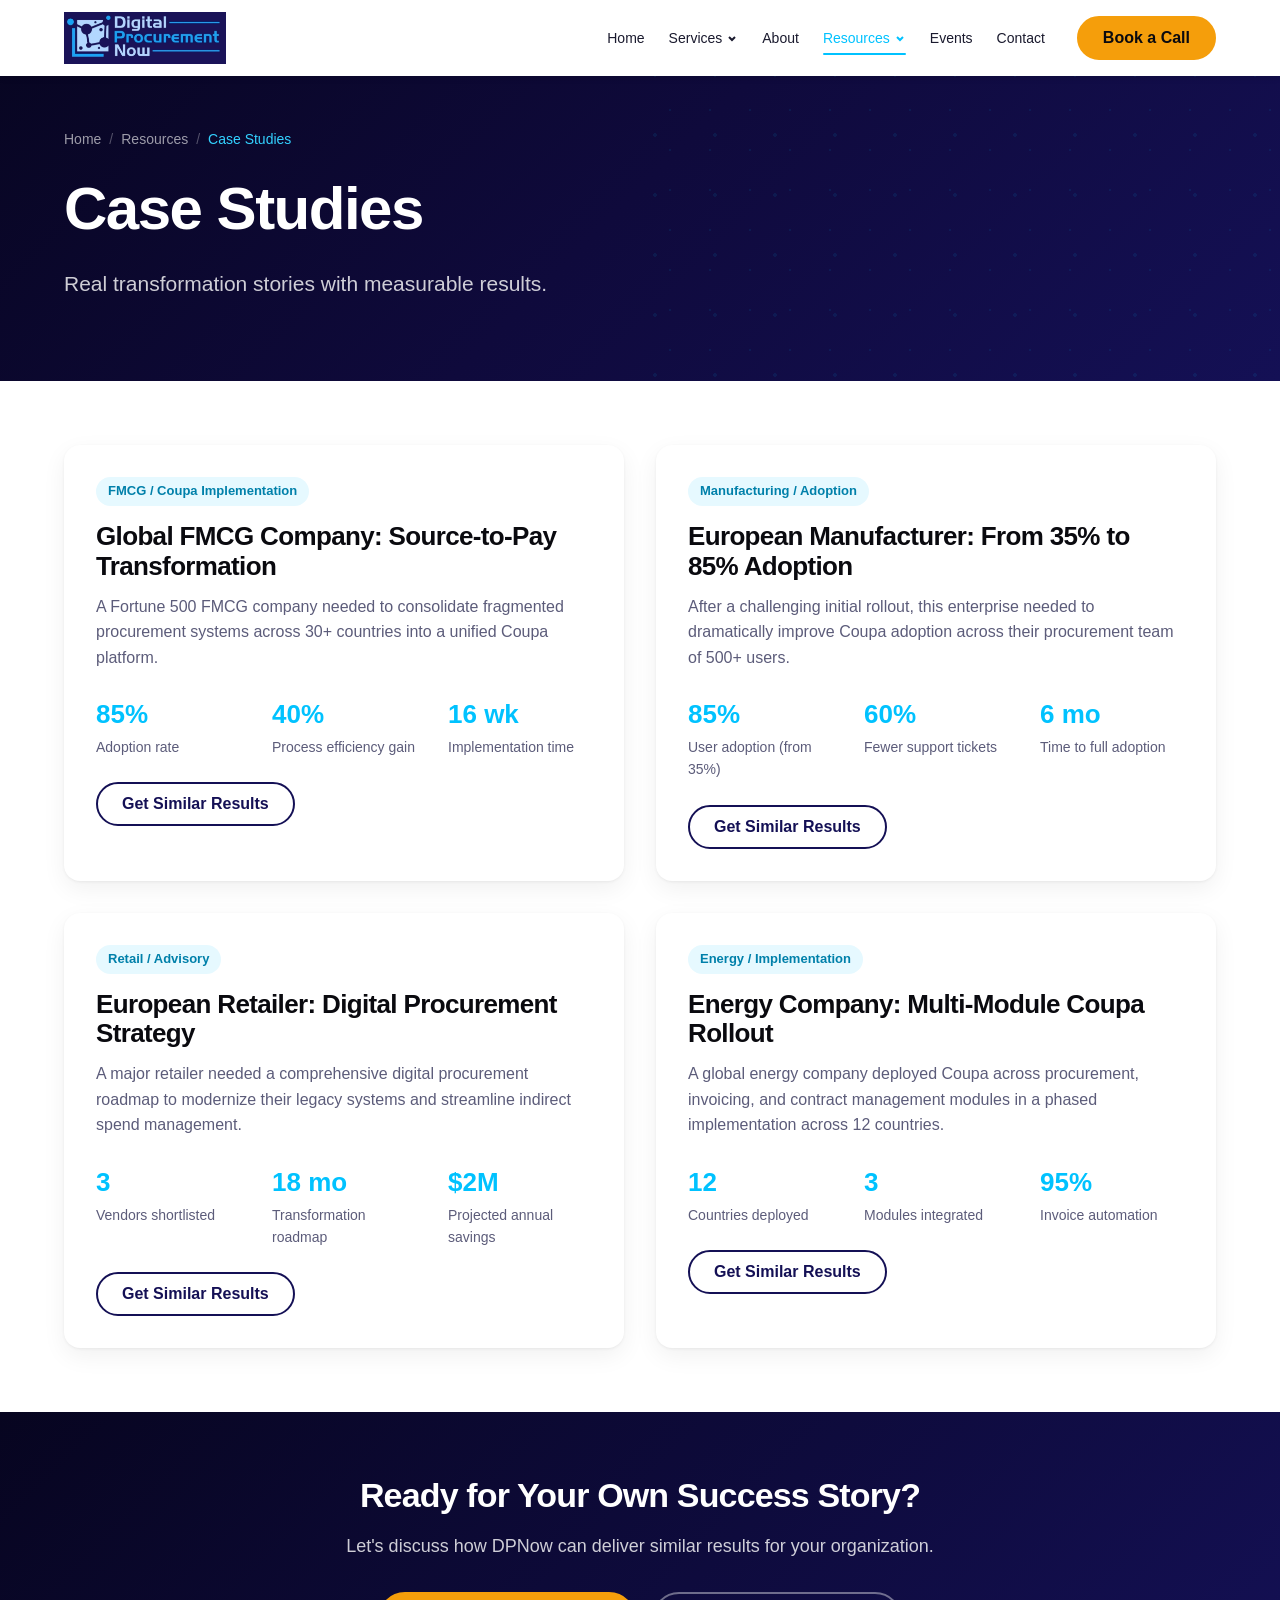
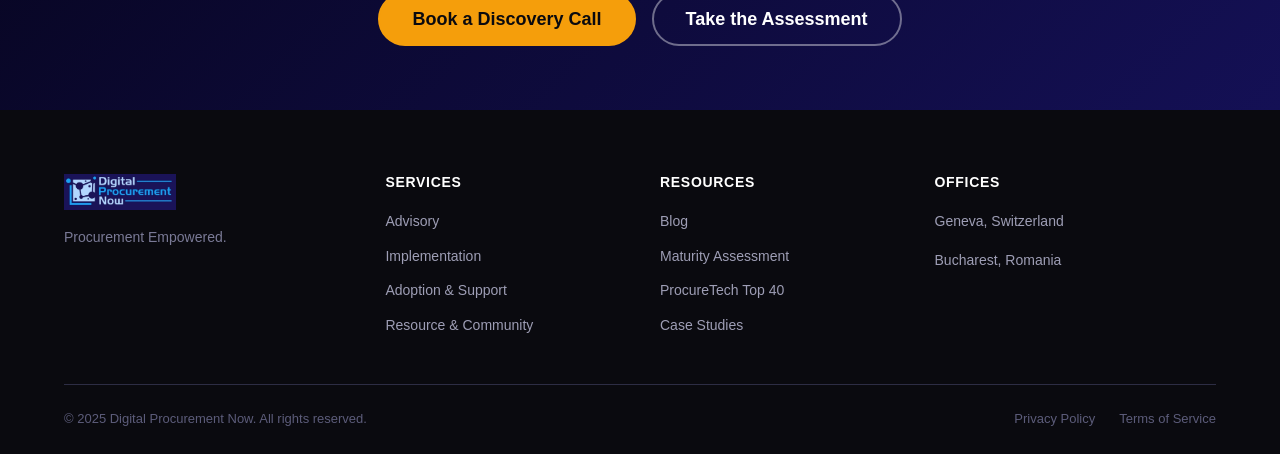
<file: resources/case-studies/index.html>
<!DOCTYPE html>
<html lang="en">
<head>
  <meta charset="UTF-8">
  <meta name="viewport" content="width=device-width, initial-scale=1.0">
  <title>Case Studies | Digital Procurement Now</title>
  <meta name="description" content="Real procurement transformation stories with measurable results. See how DPNow helps enterprises unlock the value of procurement technology.">
  <link rel="canonical" href="https://dpnow.ai/resources/case-studies/">
  <link rel="icon" href="/assets/images/icons/favicon.svg" type="image/svg+xml">
  <link rel="stylesheet" href="/css/style.css">
</head>
<body>
  <a href="#main" class="skip-link">Skip to main content</a>

  <header class="header header--solid" role="banner">
    <nav class="nav container" aria-label="Primary navigation">
      <a href="/" class="nav__logo"><img src="/dpnow.webp" alt="Digital Procurement Now" width="200" height="50"></a>
      <button class="nav__toggle" aria-expanded="false" aria-controls="nav-menu" aria-label="Toggle navigation"><span class="nav__toggle-bar"></span><span class="nav__toggle-bar"></span><span class="nav__toggle-bar"></span></button>
      <div class="nav__menu" id="nav-menu">
        <ul class="nav__list" role="list">
          <li class="nav__item"><a href="/" class="nav__link">Home</a></li>
          <li class="nav__item nav__item--dropdown"><a href="/services.html" class="nav__link">Services <svg width="12" height="12" viewBox="0 0 12 12" fill="none" stroke="currentColor" stroke-width="2"><path d="M3 5l3 3 3-3"/></svg></a><ul class="nav__dropdown" role="list"><li><a href="/services/advisory.html">Advisory</a></li><li><a href="/services/implementation.html">Implementation</a></li><li><a href="/services/adoption.html">Adoption &amp; Support</a></li><li><a href="/services/resource-community.html">Resource &amp; Community</a></li></ul></li>
          <li class="nav__item"><a href="/about.html" class="nav__link">About</a></li>
          <li class="nav__item nav__item--dropdown"><a href="/resources.html" class="nav__link nav__link--active">Resources <svg width="12" height="12" viewBox="0 0 12 12" fill="none" stroke="currentColor" stroke-width="2"><path d="M3 5l3 3 3-3"/></svg></a><ul class="nav__dropdown" role="list"><li><a href="/resources/blog/index.html">Blog</a></li><li><a href="/resources/maturity-assessment.html">Maturity Assessment</a></li><li><a href="/resources/procuretech-top-40.html">ProcureTech Top 40</a></li><li><a href="/resources/case-studies/index.html">Case Studies</a></li></ul></li>
          <li class="nav__item"><a href="/events.html" class="nav__link">Events</a></li>
          <li class="nav__item"><a href="/contact.html" class="nav__link">Contact</a></li>
        </ul>
        <a href="/contact.html" class="btn btn--primary nav__cta">Book a Call</a>
      </div>
    </nav>
    <div class="nav-overlay" aria-hidden="true"></div>
  </header>

  <main id="main">
    <section class="hero hero--page">
      <div class="hero__bg-pattern" aria-hidden="true"></div>
      <div class="container">
        <div class="hero__content">
          <nav class="breadcrumb" aria-label="Breadcrumb"><a href="/">Home</a><span class="breadcrumb__separator">/</span><a href="/resources.html">Resources</a><span class="breadcrumb__separator">/</span><span class="breadcrumb__current">Case Studies</span></nav>
          <h1 class="hero__title">Case Studies</h1>
          <p class="hero__subtitle">Real transformation stories with measurable results.</p>
        </div>
      </div>
    </section>

    <section class="section">
      <div class="container">
        <div class="grid grid--2">
          <article class="card reveal reveal--delay-1">
            <span class="badge mb-4">FMCG / Coupa Implementation</span>
            <h3 class="card__title">Global FMCG Company: Source-to-Pay Transformation</h3>
            <p class="card__description">A Fortune 500 FMCG company needed to consolidate fragmented procurement systems across 30+ countries into a unified Coupa platform.</p>
            <div class="stats mt-6" style="grid-template-columns:repeat(3,1fr);text-align:left;">
              <div>
                <span class="font-bold text-2xl color-accent">85%</span>
                <span class="text-sm color-secondary block">Adoption rate</span>
              </div>
              <div>
                <span class="font-bold text-2xl color-accent">40%</span>
                <span class="text-sm color-secondary block">Process efficiency gain</span>
              </div>
              <div>
                <span class="font-bold text-2xl color-accent">16 wk</span>
                <span class="text-sm color-secondary block">Implementation time</span>
              </div>
            </div>
            <a href="/contact.html" class="btn btn--outline mt-6">Get Similar Results</a>
          </article>
          <article class="card reveal reveal--delay-2">
            <span class="badge mb-4">Manufacturing / Adoption</span>
            <h3 class="card__title">European Manufacturer: From 35% to 85% Adoption</h3>
            <p class="card__description">After a challenging initial rollout, this enterprise needed to dramatically improve Coupa adoption across their procurement team of 500+ users.</p>
            <div class="stats mt-6" style="grid-template-columns:repeat(3,1fr);text-align:left;">
              <div>
                <span class="font-bold text-2xl color-accent">85%</span>
                <span class="text-sm color-secondary block">User adoption (from 35%)</span>
              </div>
              <div>
                <span class="font-bold text-2xl color-accent">60%</span>
                <span class="text-sm color-secondary block">Fewer support tickets</span>
              </div>
              <div>
                <span class="font-bold text-2xl color-accent">6 mo</span>
                <span class="text-sm color-secondary block">Time to full adoption</span>
              </div>
            </div>
            <a href="/contact.html" class="btn btn--outline mt-6">Get Similar Results</a>
          </article>
          <article class="card reveal reveal--delay-1">
            <span class="badge mb-4">Retail / Advisory</span>
            <h3 class="card__title">European Retailer: Digital Procurement Strategy</h3>
            <p class="card__description">A major retailer needed a comprehensive digital procurement roadmap to modernize their legacy systems and streamline indirect spend management.</p>
            <div class="stats mt-6" style="grid-template-columns:repeat(3,1fr);text-align:left;">
              <div>
                <span class="font-bold text-2xl color-accent">3</span>
                <span class="text-sm color-secondary block">Vendors shortlisted</span>
              </div>
              <div>
                <span class="font-bold text-2xl color-accent">18 mo</span>
                <span class="text-sm color-secondary block">Transformation roadmap</span>
              </div>
              <div>
                <span class="font-bold text-2xl color-accent">$2M</span>
                <span class="text-sm color-secondary block">Projected annual savings</span>
              </div>
            </div>
            <a href="/contact.html" class="btn btn--outline mt-6">Get Similar Results</a>
          </article>
          <article class="card reveal reveal--delay-2">
            <span class="badge mb-4">Energy / Implementation</span>
            <h3 class="card__title">Energy Company: Multi-Module Coupa Rollout</h3>
            <p class="card__description">A global energy company deployed Coupa across procurement, invoicing, and contract management modules in a phased implementation across 12 countries.</p>
            <div class="stats mt-6" style="grid-template-columns:repeat(3,1fr);text-align:left;">
              <div>
                <span class="font-bold text-2xl color-accent">12</span>
                <span class="text-sm color-secondary block">Countries deployed</span>
              </div>
              <div>
                <span class="font-bold text-2xl color-accent">3</span>
                <span class="text-sm color-secondary block">Modules integrated</span>
              </div>
              <div>
                <span class="font-bold text-2xl color-accent">95%</span>
                <span class="text-sm color-secondary block">Invoice automation</span>
              </div>
            </div>
            <a href="/contact.html" class="btn btn--outline mt-6">Get Similar Results</a>
          </article>
        </div>
      </div>
    </section>

    <section class="cta-banner cta-banner--dark">
      <div class="container">
        <h2 class="cta-banner__title">Ready for Your Own Success Story?</h2>
        <p class="cta-banner__text">Let's discuss how DPNow can deliver similar results for your organization.</p>
        <div class="cta-banner__actions">
          <a href="/contact.html" class="btn btn--primary btn--lg">Book a Discovery Call</a>
          <a href="/resources/maturity-assessment.html" class="btn btn--outline-light btn--lg">Take the Assessment</a>
        </div>
      </div>
    </section>
  </main>

  <footer class="footer" role="contentinfo">
    <div class="container">
      <div class="footer__grid">
        <div class="footer__brand"><a href="/" class="footer__logo"><img src="/dpnow.webp" alt="DPNow" width="160" height="40"></a><p class="footer__tagline">Procurement Empowered.</p></div>
        <div><h3 class="footer__heading">Services</h3><nav class="footer__links"><a href="/services/advisory.html">Advisory</a><a href="/services/implementation.html">Implementation</a><a href="/services/adoption.html">Adoption &amp; Support</a><a href="/services/resource-community.html">Resource &amp; Community</a></nav></div>
        <div><h3 class="footer__heading">Resources</h3><nav class="footer__links"><a href="/resources/blog/index.html">Blog</a><a href="/resources/maturity-assessment.html">Maturity Assessment</a><a href="/resources/procuretech-top-40.html">ProcureTech Top 40</a><a href="/resources/case-studies/index.html">Case Studies</a></nav></div>
        <div><h3 class="footer__heading">Offices</h3><p class="text-sm color-muted">Geneva, Switzerland</p><p class="text-sm color-muted">Bucharest, Romania</p></div>
      </div>
      <div class="footer__bottom"><p class="footer__copyright">&copy; 2025 Digital Procurement Now. All rights reserved.</p><div class="footer__legal"><a href="#">Privacy Policy</a><a href="#">Terms of Service</a></div></div>
    </div>
  </footer>

  <script src="/js/main.js" defer></script>
  <script src="/js/scroll-animations.js" defer></script>
</body>
</html>
</file>
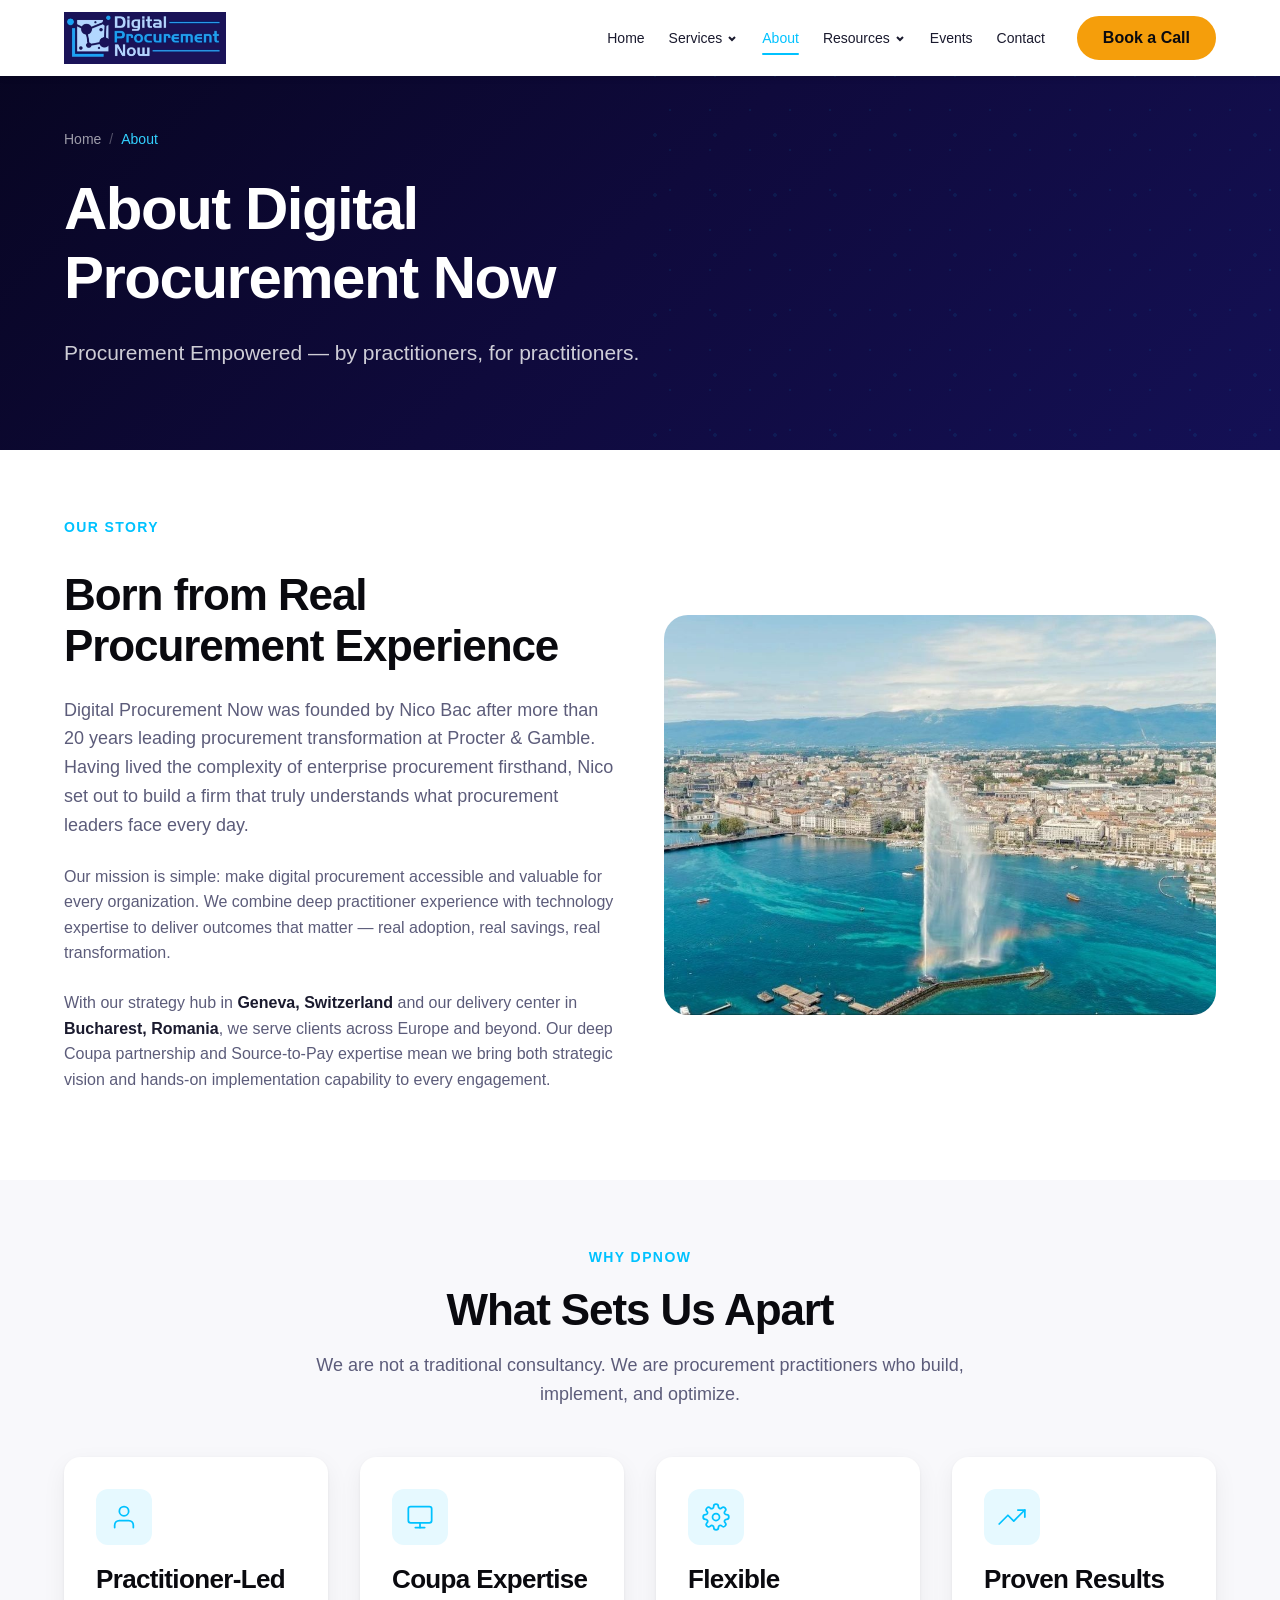
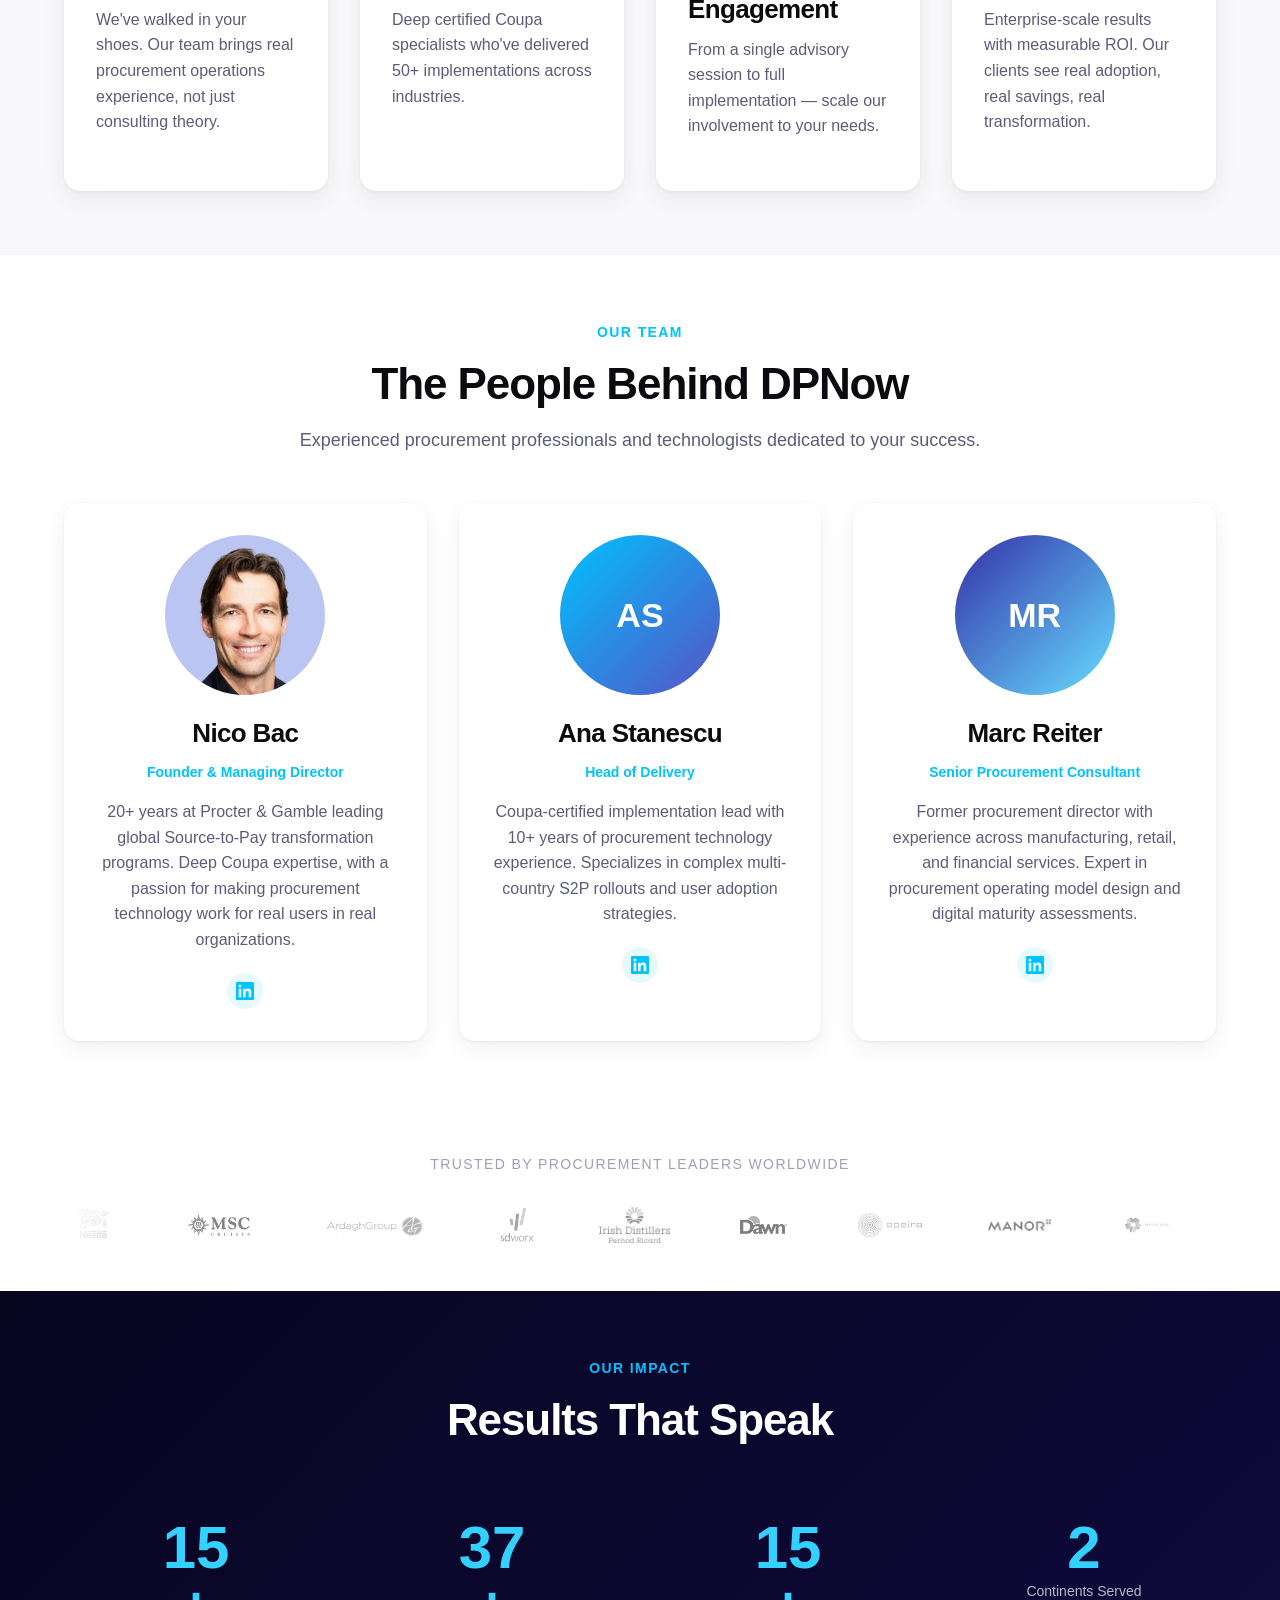
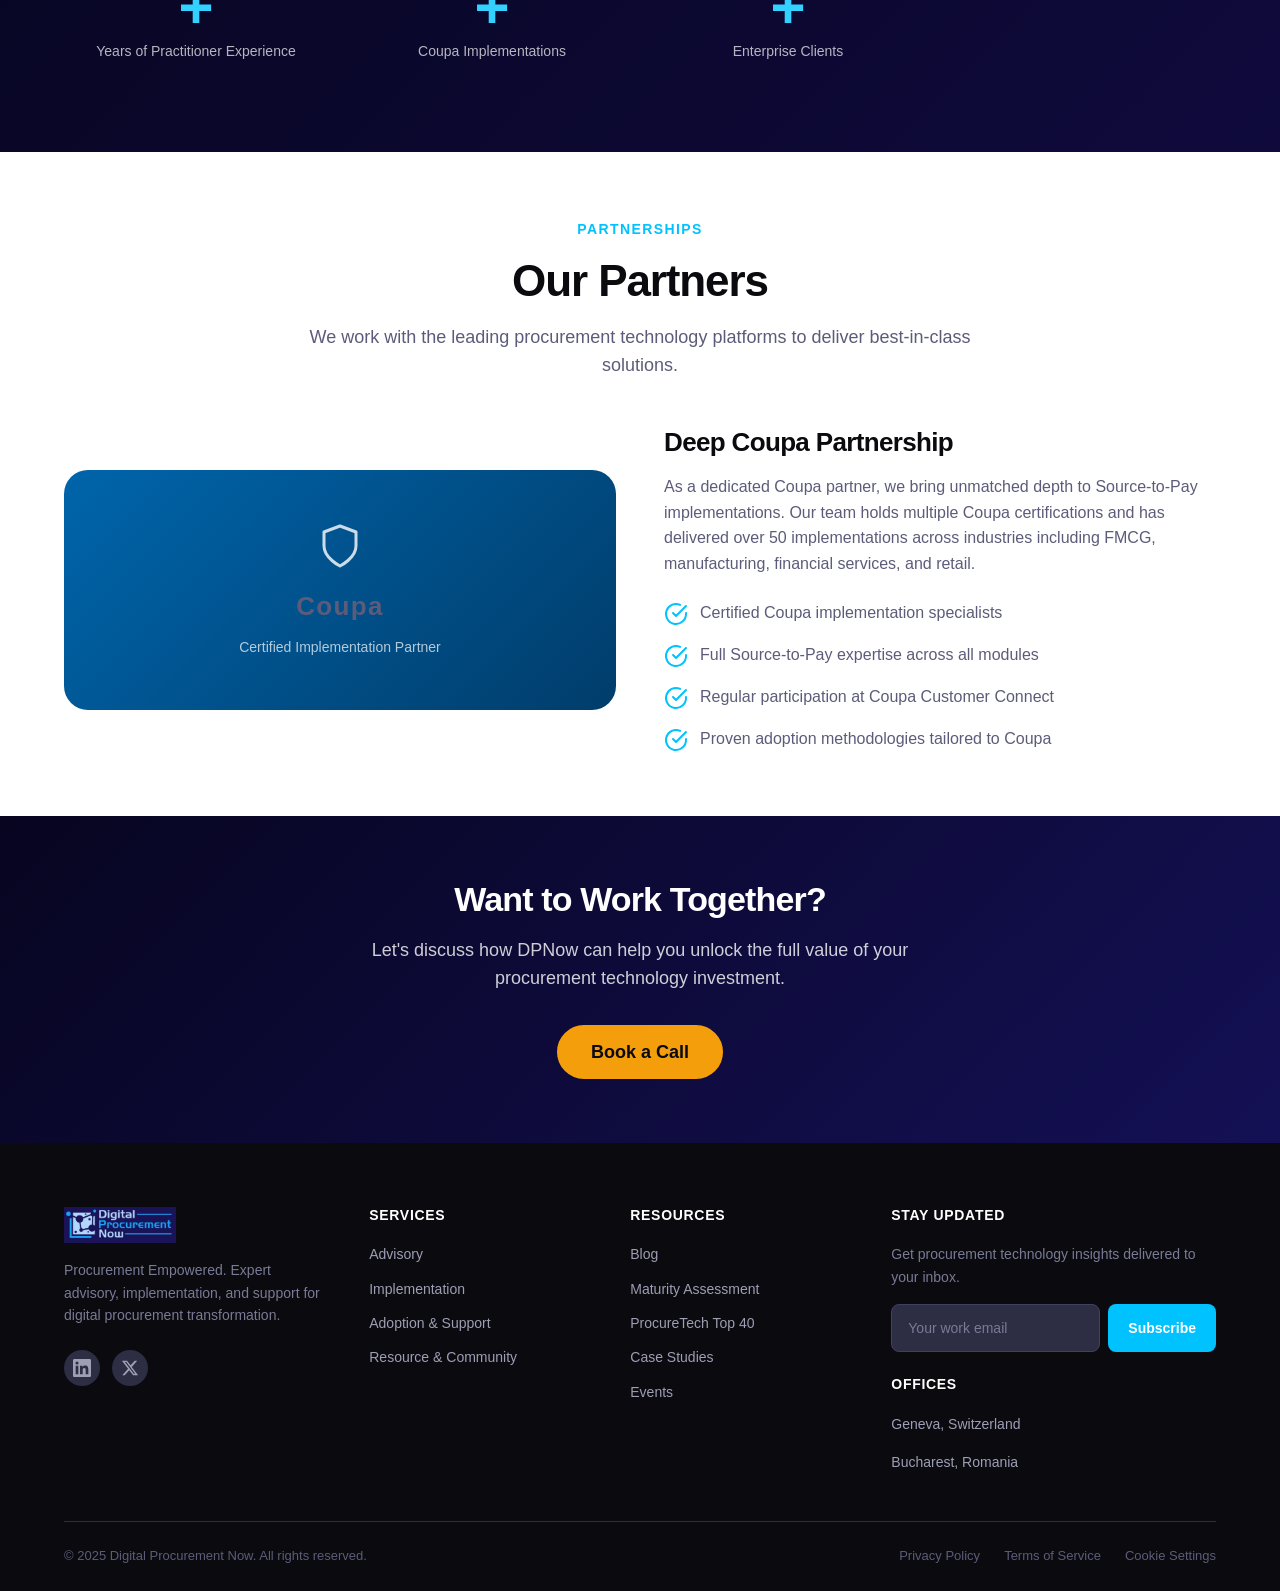
<file: about.html>
<!DOCTYPE html>
<html lang="en">
<head>
  <meta charset="UTF-8">
  <meta name="viewport" content="width=device-width, initial-scale=1.0">
  <title>About Us | Digital Procurement Now</title>
  <meta name="description" content="Founded by practitioners, for practitioners. Learn about Digital Procurement Now's mission, team, and 20+ years of procurement transformation expertise.">
  <link rel="canonical" href="https://dpnow.ai/about.html">
  <meta property="og:title" content="About Us | Digital Procurement Now">
  <meta property="og:description" content="Founded by practitioners, for practitioners. Learn about Digital Procurement Now's mission, team, and expertise.">
  <meta property="og:url" content="https://dpnow.ai/about.html">
  <meta property="og:type" content="website">
  <meta property="og:site_name" content="Digital Procurement Now">
  <meta name="twitter:card" content="summary_large_image">
  <link rel="icon" href="/assets/images/icons/favicon.svg" type="image/svg+xml">
  <link rel="stylesheet" href="/css/style.css">
  <script type="application/ld+json">
  {
    "@context": "https://schema.org",
    "@type": "AboutPage",
    "mainEntity": {
      "@type": "Organization",
      "name": "Digital Procurement Now",
      "url": "https://dpnow.ai",
      "description": "Expert advisory, implementation, and support for digital procurement transformation.",
      "founder": {
        "@type": "Person",
        "name": "Nico Bac",
        "jobTitle": "Founder & Managing Director"
      },
      "address": [
        {"@type": "PostalAddress", "addressLocality": "Geneva", "addressCountry": "CH"},
        {"@type": "PostalAddress", "addressLocality": "Bucharest", "addressCountry": "RO"}
      ]
    }
  }
  </script>
</head>
<body>
  <a href="#main" class="skip-link">Skip to main content</a>

  <!-- ====== HEADER ====== -->
  <header class="header header--solid" role="banner">
    <nav class="nav container" aria-label="Primary navigation">
      <a href="/" class="nav__logo" aria-label="Digital Procurement Now - Home">
        <img src="/dpnow.webp" alt="Digital Procurement Now" width="200" height="50">
      </a>
      <button class="nav__toggle" aria-expanded="false" aria-controls="nav-menu" aria-label="Toggle navigation">
        <span class="nav__toggle-bar"></span>
        <span class="nav__toggle-bar"></span>
        <span class="nav__toggle-bar"></span>
      </button>
      <div class="nav__menu" id="nav-menu">
        <ul class="nav__list" role="list">
          <li class="nav__item">
            <a href="/" class="nav__link">Home</a>
          </li>
          <li class="nav__item nav__item--dropdown">
            <a href="/services.html" class="nav__link" aria-haspopup="true" aria-expanded="false">
              Services
              <svg width="12" height="12" viewBox="0 0 12 12" fill="none" stroke="currentColor" stroke-width="2"><path d="M3 5l3 3 3-3"/></svg>
            </a>
            <ul class="nav__dropdown" role="list">
              <li><a href="/services/advisory.html">Advisory</a></li>
              <li><a href="/services/implementation.html">Implementation</a></li>
              <li><a href="/services/adoption.html">Adoption &amp; Support</a></li>
              <li><a href="/services/resource-community.html">Resource &amp; Community</a></li>
            </ul>
          </li>
          <li class="nav__item">
            <a href="/about.html" class="nav__link nav__link--active">About</a>
          </li>
          <li class="nav__item nav__item--dropdown">
            <a href="/resources.html" class="nav__link" aria-haspopup="true" aria-expanded="false">
              Resources
              <svg width="12" height="12" viewBox="0 0 12 12" fill="none" stroke="currentColor" stroke-width="2"><path d="M3 5l3 3 3-3"/></svg>
            </a>
            <ul class="nav__dropdown" role="list">
              <li><a href="/resources/blog/index.html">Blog</a></li>
              <li><a href="/resources/maturity-assessment.html">Maturity Assessment</a></li>
              <li><a href="/resources/procuretech-top-40.html">ProcureTech Top 40</a></li>
              <li><a href="/resources/case-studies/index.html">Case Studies</a></li>
            </ul>
          </li>
          <li class="nav__item">
            <a href="/events.html" class="nav__link">Events</a>
          </li>
          <li class="nav__item">
            <a href="/contact.html" class="nav__link">Contact</a>
          </li>
        </ul>
        <a href="/contact.html" class="btn btn--primary nav__cta">Book a Call</a>
      </div>
    </nav>
    <div class="nav-overlay" aria-hidden="true"></div>
  </header>

  <main id="main">
    <!-- ====== PAGE HERO ====== -->
    <section class="hero hero--page">
      <div class="hero__bg-pattern" aria-hidden="true"></div>
      <div class="container">
        <div class="hero__content">
          <nav class="breadcrumb" aria-label="Breadcrumb">
            <a href="/">Home</a>
            <span class="breadcrumb__separator" aria-hidden="true">/</span>
            <span class="breadcrumb__current">About</span>
          </nav>
          <h1 class="hero__title">About Digital Procurement Now</h1>
          <p class="hero__subtitle">Procurement Empowered &mdash; by practitioners, for practitioners.</p>
        </div>
      </div>
    </section>

    <!-- ====== COMPANY STORY ====== -->
    <section class="section" id="our-story">
      <div class="container">
        <div class="split split--50-50 reveal">
          <div>
            <span class="section-header__label">Our Story</span>
            <h2 class="mt-4 mb-6">Born from Real Procurement Experience</h2>
            <p class="text-lg color-secondary mb-6">
              Digital Procurement Now was founded by Nico Bac after more than 20 years leading procurement transformation at Procter &amp; Gamble. Having lived the complexity of enterprise procurement firsthand, Nico set out to build a firm that truly understands what procurement leaders face every day.
            </p>
            <p class="color-secondary mb-6">
              Our mission is simple: make digital procurement accessible and valuable for every organization. We combine deep practitioner experience with technology expertise to deliver outcomes that matter &mdash; real adoption, real savings, real transformation.
            </p>
            <p class="color-secondary mb-6">
              With our strategy hub in <strong>Geneva, Switzerland</strong> and our delivery center in <strong>Bucharest, Romania</strong>, we serve clients across Europe and beyond. Our deep Coupa partnership and Source-to-Pay expertise mean we bring both strategic vision and hands-on implementation capability to every engagement.
            </p>
          </div>
          <div>
            <img src="/assets/images/blog/geneva-aerial.jpg" alt="Geneva, Switzerland — DPNow strategy hub" class="about__hero-image" loading="lazy">
          </div>
        </div>
      </div>
    </section>

    <!-- ====== USPs / DIFFERENTIATORS ====== -->
    <section class="section section--alt" id="differentiators">
      <div class="container">
        <div class="section-header reveal">
          <span class="section-header__label">Why DPNow</span>
          <h2 class="section-header__title">What Sets Us Apart</h2>
          <p class="section-header__text">
            We are not a traditional consultancy. We are procurement practitioners who build, implement, and optimize.
          </p>
        </div>
        <div class="grid grid--4">
          <article class="card card--service reveal reveal--delay-1">
            <div class="card__icon">
              <svg width="28" height="28" viewBox="0 0 24 24" fill="none" stroke="currentColor" stroke-width="1.5" stroke-linecap="round" stroke-linejoin="round"><path d="M20 21v-2a4 4 0 0 0-4-4H8a4 4 0 0 0-4 4v2"/><circle cx="12" cy="7" r="4"/></svg>
            </div>
            <h3 class="card__title">Practitioner-Led</h3>
            <p class="card__description">We've walked in your shoes. Our team brings real procurement operations experience, not just consulting theory.</p>
          </article>
          <article class="card card--service reveal reveal--delay-2">
            <div class="card__icon">
              <svg width="28" height="28" viewBox="0 0 24 24" fill="none" stroke="currentColor" stroke-width="1.5" stroke-linecap="round" stroke-linejoin="round"><rect x="2" y="3" width="20" height="14" rx="2"/><path d="M8 21h8"/><path d="M12 17v4"/></svg>
            </div>
            <h3 class="card__title">Coupa Expertise</h3>
            <p class="card__description">Deep certified Coupa specialists who've delivered 50+ implementations across industries.</p>
          </article>
          <article class="card card--service reveal reveal--delay-3">
            <div class="card__icon">
              <svg width="28" height="28" viewBox="0 0 24 24" fill="none" stroke="currentColor" stroke-width="1.5" stroke-linecap="round" stroke-linejoin="round"><circle cx="12" cy="12" r="3"/><path d="M19.4 15a1.65 1.65 0 0 0 .33 1.82l.06.06a2 2 0 0 1-2.83 2.83l-.06-.06a1.65 1.65 0 0 0-1.82-.33 1.65 1.65 0 0 0-1 1.51V21a2 2 0 0 1-4 0v-.09A1.65 1.65 0 0 0 9 19.4a1.65 1.65 0 0 0-1.82.33l-.06.06a2 2 0 0 1-2.83-2.83l.06-.06A1.65 1.65 0 0 0 4.68 15a1.65 1.65 0 0 0-1.51-1H3a2 2 0 0 1 0-4h.09A1.65 1.65 0 0 0 4.6 9a1.65 1.65 0 0 0-.33-1.82l-.06-.06a2 2 0 0 1 2.83-2.83l.06.06A1.65 1.65 0 0 0 9 4.68a1.65 1.65 0 0 0 1-1.51V3a2 2 0 0 1 4 0v.09a1.65 1.65 0 0 0 1 1.51 1.65 1.65 0 0 0 1.82-.33l.06-.06a2 2 0 0 1 2.83 2.83l-.06.06A1.65 1.65 0 0 0 19.4 9a1.65 1.65 0 0 0 1.51 1H21a2 2 0 0 1 0 4h-.09a1.65 1.65 0 0 0-1.51 1z"/></svg>
            </div>
            <h3 class="card__title">Flexible Engagement</h3>
            <p class="card__description">From a single advisory session to full implementation &mdash; scale our involvement to your needs.</p>
          </article>
          <article class="card card--service reveal reveal--delay-4">
            <div class="card__icon">
              <svg width="28" height="28" viewBox="0 0 24 24" fill="none" stroke="currentColor" stroke-width="1.5" stroke-linecap="round" stroke-linejoin="round"><polyline points="23 6 13.5 15.5 8.5 10.5 1 18"/><polyline points="17 6 23 6 23 12"/></svg>
            </div>
            <h3 class="card__title">Proven Results</h3>
            <p class="card__description">Enterprise-scale results with measurable ROI. Our clients see real adoption, real savings, real transformation.</p>
          </article>
        </div>
      </div>
    </section>

    <!-- ====== TEAM ====== -->
    <section class="section" id="team">
      <div class="container">
        <div class="section-header reveal">
          <span class="section-header__label">Our Team</span>
          <h2 class="section-header__title">The People Behind DPNow</h2>
          <p class="section-header__text">
            Experienced procurement professionals and technologists dedicated to your success.
          </p>
        </div>
        <div class="grid grid--3">
          <!-- Founder -->
          <article class="card reveal reveal--delay-1" style="text-align:center;">
            <img src="/assets/images/team/nico-bac.png" alt="Nico Bac, Founder and Managing Director" class="team__avatar" loading="lazy">
            <h3 class="card__title">Nico Bac</h3>
            <p class="text-sm color-accent font-semibold mb-4">Founder &amp; Managing Director</p>
            <p class="card__description">20+ years at Procter &amp; Gamble leading global Source-to-Pay transformation programs. Deep Coupa expertise, with a passion for making procurement technology work for real users in real organizations.</p>
            <div class="mt-4">
              <a href="#" aria-label="Nico Bac on LinkedIn" style="display:inline-flex;align-items:center;justify-content:center;width:36px;height:36px;border-radius:var(--radius-full);background:var(--color-accent-50);color:var(--color-accent-500);transition:all var(--transition-fast);">
                <svg width="18" height="18" viewBox="0 0 24 24" fill="currentColor"><path d="M20.447 20.452h-3.554v-5.569c0-1.328-.027-3.037-1.852-3.037-1.853 0-2.136 1.445-2.136 2.939v5.667H9.351V9h3.414v1.561h.046c.477-.9 1.637-1.85 3.37-1.85 3.601 0 4.267 2.37 4.267 5.455v6.286zM5.337 7.433a2.062 2.062 0 0 1-2.063-2.065 2.064 2.064 0 1 1 2.063 2.065zm1.782 13.019H3.555V9h3.564v11.452zM22.225 0H1.771C.792 0 0 .774 0 1.729v20.542C0 23.227.792 24 1.771 24h20.451C23.2 24 24 23.227 24 22.271V1.729C24 .774 23.2 0 22.222 0h.003z"/></svg>
              </a>
            </div>
          </article>
          <!-- Team Member 2 -->
          <article class="card reveal reveal--delay-2" style="text-align:center;">
            <div style="width:160px;height:160px;border-radius:50%;background:linear-gradient(135deg, var(--color-accent-500), var(--color-primary-300));margin:0 auto var(--space-6);display:flex;align-items:center;justify-content:center;color:var(--color-white);font-size:var(--text-3xl);font-weight:var(--weight-bold);">AS</div>
            <h3 class="card__title">Ana Stanescu</h3>
            <p class="text-sm color-accent font-semibold mb-4">Head of Delivery</p>
            <p class="card__description">Coupa-certified implementation lead with 10+ years of procurement technology experience. Specializes in complex multi-country S2P rollouts and user adoption strategies.</p>
            <div class="mt-4">
              <a href="#" aria-label="Ana Stanescu on LinkedIn" style="display:inline-flex;align-items:center;justify-content:center;width:36px;height:36px;border-radius:var(--radius-full);background:var(--color-accent-50);color:var(--color-accent-500);transition:all var(--transition-fast);">
                <svg width="18" height="18" viewBox="0 0 24 24" fill="currentColor"><path d="M20.447 20.452h-3.554v-5.569c0-1.328-.027-3.037-1.852-3.037-1.853 0-2.136 1.445-2.136 2.939v5.667H9.351V9h3.414v1.561h.046c.477-.9 1.637-1.85 3.37-1.85 3.601 0 4.267 2.37 4.267 5.455v6.286zM5.337 7.433a2.062 2.062 0 0 1-2.063-2.065 2.064 2.064 0 1 1 2.063 2.065zm1.782 13.019H3.555V9h3.564v11.452zM22.225 0H1.771C.792 0 0 .774 0 1.729v20.542C0 23.227.792 24 1.771 24h20.451C23.2 24 24 23.227 24 22.271V1.729C24 .774 23.2 0 22.222 0h.003z"/></svg>
              </a>
            </div>
          </article>
          <!-- Team Member 3 -->
          <article class="card reveal reveal--delay-3" style="text-align:center;">
            <div style="width:160px;height:160px;border-radius:50%;background:linear-gradient(135deg, var(--color-primary-400), var(--color-accent-300));margin:0 auto var(--space-6);display:flex;align-items:center;justify-content:center;color:var(--color-white);font-size:var(--text-3xl);font-weight:var(--weight-bold);">MR</div>
            <h3 class="card__title">Marc Reiter</h3>
            <p class="text-sm color-accent font-semibold mb-4">Senior Procurement Consultant</p>
            <p class="card__description">Former procurement director with experience across manufacturing, retail, and financial services. Expert in procurement operating model design and digital maturity assessments.</p>
            <div class="mt-4">
              <a href="#" aria-label="Marc Reiter on LinkedIn" style="display:inline-flex;align-items:center;justify-content:center;width:36px;height:36px;border-radius:var(--radius-full);background:var(--color-accent-50);color:var(--color-accent-500);transition:all var(--transition-fast);">
                <svg width="18" height="18" viewBox="0 0 24 24" fill="currentColor"><path d="M20.447 20.452h-3.554v-5.569c0-1.328-.027-3.037-1.852-3.037-1.853 0-2.136 1.445-2.136 2.939v5.667H9.351V9h3.414v1.561h.046c.477-.9 1.637-1.85 3.37-1.85 3.601 0 4.267 2.37 4.267 5.455v6.286zM5.337 7.433a2.062 2.062 0 0 1-2.063-2.065 2.064 2.064 0 1 1 2.063 2.065zm1.782 13.019H3.555V9h3.564v11.452zM22.225 0H1.771C.792 0 0 .774 0 1.729v20.542C0 23.227.792 24 1.771 24h20.451C23.2 24 24 23.227 24 22.271V1.729C24 .774 23.2 0 22.222 0h.003z"/></svg>
              </a>
            </div>
          </article>
        </div>
      </div>
    </section>

    <!-- ====== SOCIAL PROOF: LOGO STRIP + STATS ====== -->
    <section class="logo-strip" aria-label="Trusted by leading organizations">
      <div class="container">
        <p class="logo-strip__label">Trusted by procurement leaders worldwide</p>
        <div class="logo-strip__track">
          <div class="logo-strip__slide">
            <img src="/assets/images/clients/nestle.jpeg" alt="Nestlé" loading="lazy">
            <img src="/assets/images/clients/msc-cruises.png" alt="MSC Cruises" loading="lazy">
            <img src="/assets/images/clients/ardagh-group.png" alt="Ardagh Group" loading="lazy">
            <img src="/assets/images/clients/sd-worx.png" alt="SD Worx" loading="lazy">
            <img src="/assets/images/clients/irish-distillers.png" alt="Irish Distillers" loading="lazy">
            <img src="/assets/images/clients/dawn-foods.jpeg" alt="Dawn Foods" loading="lazy">
            <img src="/assets/images/clients/speira.png" alt="Speira" loading="lazy">
            <img src="/assets/images/clients/manor.png" alt="Manor" loading="lazy">
            <img src="/assets/images/clients/neom.jpg" alt="NEOM" loading="lazy">
            <img src="/assets/images/clients/dynatos.png" alt="Dynatos" loading="lazy">
            <img src="/assets/images/clients/tenzing.jpg" alt="Tenzing" loading="lazy">
            <img src="/assets/images/clients/truvant.png" alt="Truvant" loading="lazy">
            <img src="/assets/images/clients/sda-bocconi.png" alt="SDA Bocconi" loading="lazy">
            <!-- Duplicated for seamless loop -->
            <img src="/assets/images/clients/nestle.jpeg" alt="Nestlé" loading="lazy">
            <img src="/assets/images/clients/msc-cruises.png" alt="MSC Cruises" loading="lazy">
            <img src="/assets/images/clients/ardagh-group.png" alt="Ardagh Group" loading="lazy">
            <img src="/assets/images/clients/sd-worx.png" alt="SD Worx" loading="lazy">
            <img src="/assets/images/clients/irish-distillers.png" alt="Irish Distillers" loading="lazy">
            <img src="/assets/images/clients/dawn-foods.jpeg" alt="Dawn Foods" loading="lazy">
            <img src="/assets/images/clients/speira.png" alt="Speira" loading="lazy">
            <img src="/assets/images/clients/manor.png" alt="Manor" loading="lazy">
            <img src="/assets/images/clients/neom.jpg" alt="NEOM" loading="lazy">
            <img src="/assets/images/clients/dynatos.png" alt="Dynatos" loading="lazy">
            <img src="/assets/images/clients/tenzing.jpg" alt="Tenzing" loading="lazy">
            <img src="/assets/images/clients/truvant.png" alt="Truvant" loading="lazy">
            <img src="/assets/images/clients/sda-bocconi.png" alt="SDA Bocconi" loading="lazy">
          </div>
        </div>
      </div>
    </section>

    <!-- ====== STATS ====== -->
    <section class="section section--dark" id="stats">
      <div class="container">
        <div class="section-header reveal">
          <span class="section-header__label">Our Impact</span>
          <h2 class="section-header__title">Results That Speak</h2>
        </div>
        <div class="stats reveal">
          <div class="stat">
            <span class="stat__number" data-count="20">0</span><span class="stat__number">+</span>
            <span class="stat__label">Years of Practitioner Experience</span>
          </div>
          <div class="stat">
            <span class="stat__number" data-count="50">0</span><span class="stat__number">+</span>
            <span class="stat__label">Coupa Implementations</span>
          </div>
          <div class="stat">
            <span class="stat__number" data-count="20">0</span><span class="stat__number">+</span>
            <span class="stat__label">Enterprise Clients</span>
          </div>
          <div class="stat">
            <span class="stat__number" data-count="3">0</span>
            <span class="stat__label">Continents Served</span>
          </div>
        </div>
      </div>
    </section>

    <!-- ====== PARTNERS ====== -->
    <section class="section" id="partners">
      <div class="container">
        <div class="section-header reveal">
          <span class="section-header__label">Partnerships</span>
          <h2 class="section-header__title">Our Partners</h2>
          <p class="section-header__text">
            We work with the leading procurement technology platforms to deliver best-in-class solutions.
          </p>
        </div>
        <div class="split split--50-50 reveal">
          <div>
            <div class="partner-logo-wrapper">
              <svg width="48" height="48" viewBox="0 0 24 24" fill="none" stroke="currentColor" stroke-width="1.5" stroke-linecap="round" stroke-linejoin="round" style="margin-bottom:var(--space-4);opacity:0.8;"><path d="M12 22s8-4 8-10V5l-8-3-8 3v7c0 6 8 10 8 10z"/></svg>
              <p class="partner-logo-wrapper__title">Coupa</p>
              <p class="partner-logo-wrapper__subtitle">Certified Implementation Partner</p>
            </div>
          </div>
          <div>
            <h3 class="mb-4">Deep Coupa Partnership</h3>
            <p class="color-secondary mb-6">
              As a dedicated Coupa partner, we bring unmatched depth to Source-to-Pay implementations. Our team holds multiple Coupa certifications and has delivered over 50 implementations across industries including FMCG, manufacturing, financial services, and retail.
            </p>
            <ul class="feature-list">
              <li class="feature-list__item">
                <svg class="feature-list__icon" width="24" height="24" viewBox="0 0 24 24" fill="none" stroke="currentColor" stroke-width="2" stroke-linecap="round" stroke-linejoin="round"><path d="M22 11.08V12a10 10 0 1 1-5.93-9.14"/><polyline points="22 4 12 14.01 9 11.01"/></svg>
                <span class="feature-list__text">Certified Coupa implementation specialists</span>
              </li>
              <li class="feature-list__item">
                <svg class="feature-list__icon" width="24" height="24" viewBox="0 0 24 24" fill="none" stroke="currentColor" stroke-width="2" stroke-linecap="round" stroke-linejoin="round"><path d="M22 11.08V12a10 10 0 1 1-5.93-9.14"/><polyline points="22 4 12 14.01 9 11.01"/></svg>
                <span class="feature-list__text">Full Source-to-Pay expertise across all modules</span>
              </li>
              <li class="feature-list__item">
                <svg class="feature-list__icon" width="24" height="24" viewBox="0 0 24 24" fill="none" stroke="currentColor" stroke-width="2" stroke-linecap="round" stroke-linejoin="round"><path d="M22 11.08V12a10 10 0 1 1-5.93-9.14"/><polyline points="22 4 12 14.01 9 11.01"/></svg>
                <span class="feature-list__text">Regular participation at Coupa Customer Connect</span>
              </li>
              <li class="feature-list__item">
                <svg class="feature-list__icon" width="24" height="24" viewBox="0 0 24 24" fill="none" stroke="currentColor" stroke-width="2" stroke-linecap="round" stroke-linejoin="round"><path d="M22 11.08V12a10 10 0 1 1-5.93-9.14"/><polyline points="22 4 12 14.01 9 11.01"/></svg>
                <span class="feature-list__text">Proven adoption methodologies tailored to Coupa</span>
              </li>
            </ul>
          </div>
        </div>
      </div>
    </section>

    <!-- ====== CTA BANNER ====== -->
    <section class="cta-banner cta-banner--dark">
      <div class="container">
        <h2 class="cta-banner__title">Want to Work Together?</h2>
        <p class="cta-banner__text">
          Let's discuss how DPNow can help you unlock the full value of your procurement technology investment.
        </p>
        <div class="cta-banner__actions">
          <a href="/contact.html" class="btn btn--primary btn--lg">Book a Call</a>
        </div>
      </div>
    </section>
  </main>

  <!-- ====== FOOTER ====== -->
  <footer class="footer" role="contentinfo">
    <div class="container">
      <div class="footer__grid">
        <div class="footer__brand">
          <a href="/" class="footer__logo" aria-label="Digital Procurement Now">
            <img src="/dpnow.webp" alt="DPNow" width="160" height="40">
          </a>
          <p class="footer__tagline">Procurement Empowered. Expert advisory, implementation, and support for digital procurement transformation.</p>
          <div class="footer__social">
            <a href="#" aria-label="LinkedIn">
              <svg width="18" height="18" viewBox="0 0 24 24" fill="currentColor"><path d="M20.447 20.452h-3.554v-5.569c0-1.328-.027-3.037-1.852-3.037-1.853 0-2.136 1.445-2.136 2.939v5.667H9.351V9h3.414v1.561h.046c.477-.9 1.637-1.85 3.37-1.85 3.601 0 4.267 2.37 4.267 5.455v6.286zM5.337 7.433a2.062 2.062 0 0 1-2.063-2.065 2.064 2.064 0 1 1 2.063 2.065zm1.782 13.019H3.555V9h3.564v11.452zM22.225 0H1.771C.792 0 0 .774 0 1.729v20.542C0 23.227.792 24 1.771 24h20.451C23.2 24 24 23.227 24 22.271V1.729C24 .774 23.2 0 22.222 0h.003z"/></svg>
            </a>
            <a href="#" aria-label="Twitter">
              <svg width="18" height="18" viewBox="0 0 24 24" fill="currentColor"><path d="M18.244 2.25h3.308l-7.227 8.26 8.502 11.24H16.17l-5.214-6.817L4.99 21.75H1.68l7.73-8.835L1.254 2.25H8.08l4.713 6.231zm-1.161 17.52h1.833L7.084 4.126H5.117z"/></svg>
            </a>
          </div>
        </div>
        <div>
          <h3 class="footer__heading">Services</h3>
          <nav class="footer__links" aria-label="Services">
            <a href="/services/advisory.html">Advisory</a>
            <a href="/services/implementation.html">Implementation</a>
            <a href="/services/adoption.html">Adoption &amp; Support</a>
            <a href="/services/resource-community.html">Resource &amp; Community</a>
          </nav>
        </div>
        <div>
          <h3 class="footer__heading">Resources</h3>
          <nav class="footer__links" aria-label="Resources">
            <a href="/resources/blog/index.html">Blog</a>
            <a href="/resources/maturity-assessment.html">Maturity Assessment</a>
            <a href="/resources/procuretech-top-40.html">ProcureTech Top 40</a>
            <a href="/resources/case-studies/index.html">Case Studies</a>
            <a href="/events.html">Events</a>
          </nav>
        </div>
        <div>
          <h3 class="footer__heading">Stay Updated</h3>
          <p class="footer__tagline mb-4">Get procurement technology insights delivered to your inbox.</p>
          <form class="footer__newsletter-form" name="newsletter" method="POST" data-netlify="true" netlify-honeypot="bot-field">
            <input type="hidden" name="form-name" value="newsletter">
            <p class="sr-only"><label>Don't fill this out: <input name="bot-field"></label></p>
            <input type="email" name="email" placeholder="Your work email" required aria-label="Email address">
            <button type="submit">Subscribe</button>
          </form>
          <div class="mt-6">
            <h3 class="footer__heading">Offices</h3>
            <p class="text-sm color-muted">Geneva, Switzerland</p>
            <p class="text-sm color-muted">Bucharest, Romania</p>
          </div>
        </div>
      </div>
      <div class="footer__bottom">
        <p class="footer__copyright">&copy; 2025 Digital Procurement Now. All rights reserved.</p>
        <div class="footer__legal">
          <a href="#">Privacy Policy</a>
          <a href="#">Terms of Service</a>
          <a href="#">Cookie Settings</a>
        </div>
      </div>
    </div>
  </footer>

  <!-- ====== STICKY MOBILE CTA ====== -->
  <div class="sticky-cta" aria-hidden="true">
    <a href="/contact.html" class="btn btn--primary">Book a Call</a>
  </div>

  <script src="/js/main.js" defer></script>
  <script src="/js/scroll-animations.js" defer></script>
</body>
</html>
</file>
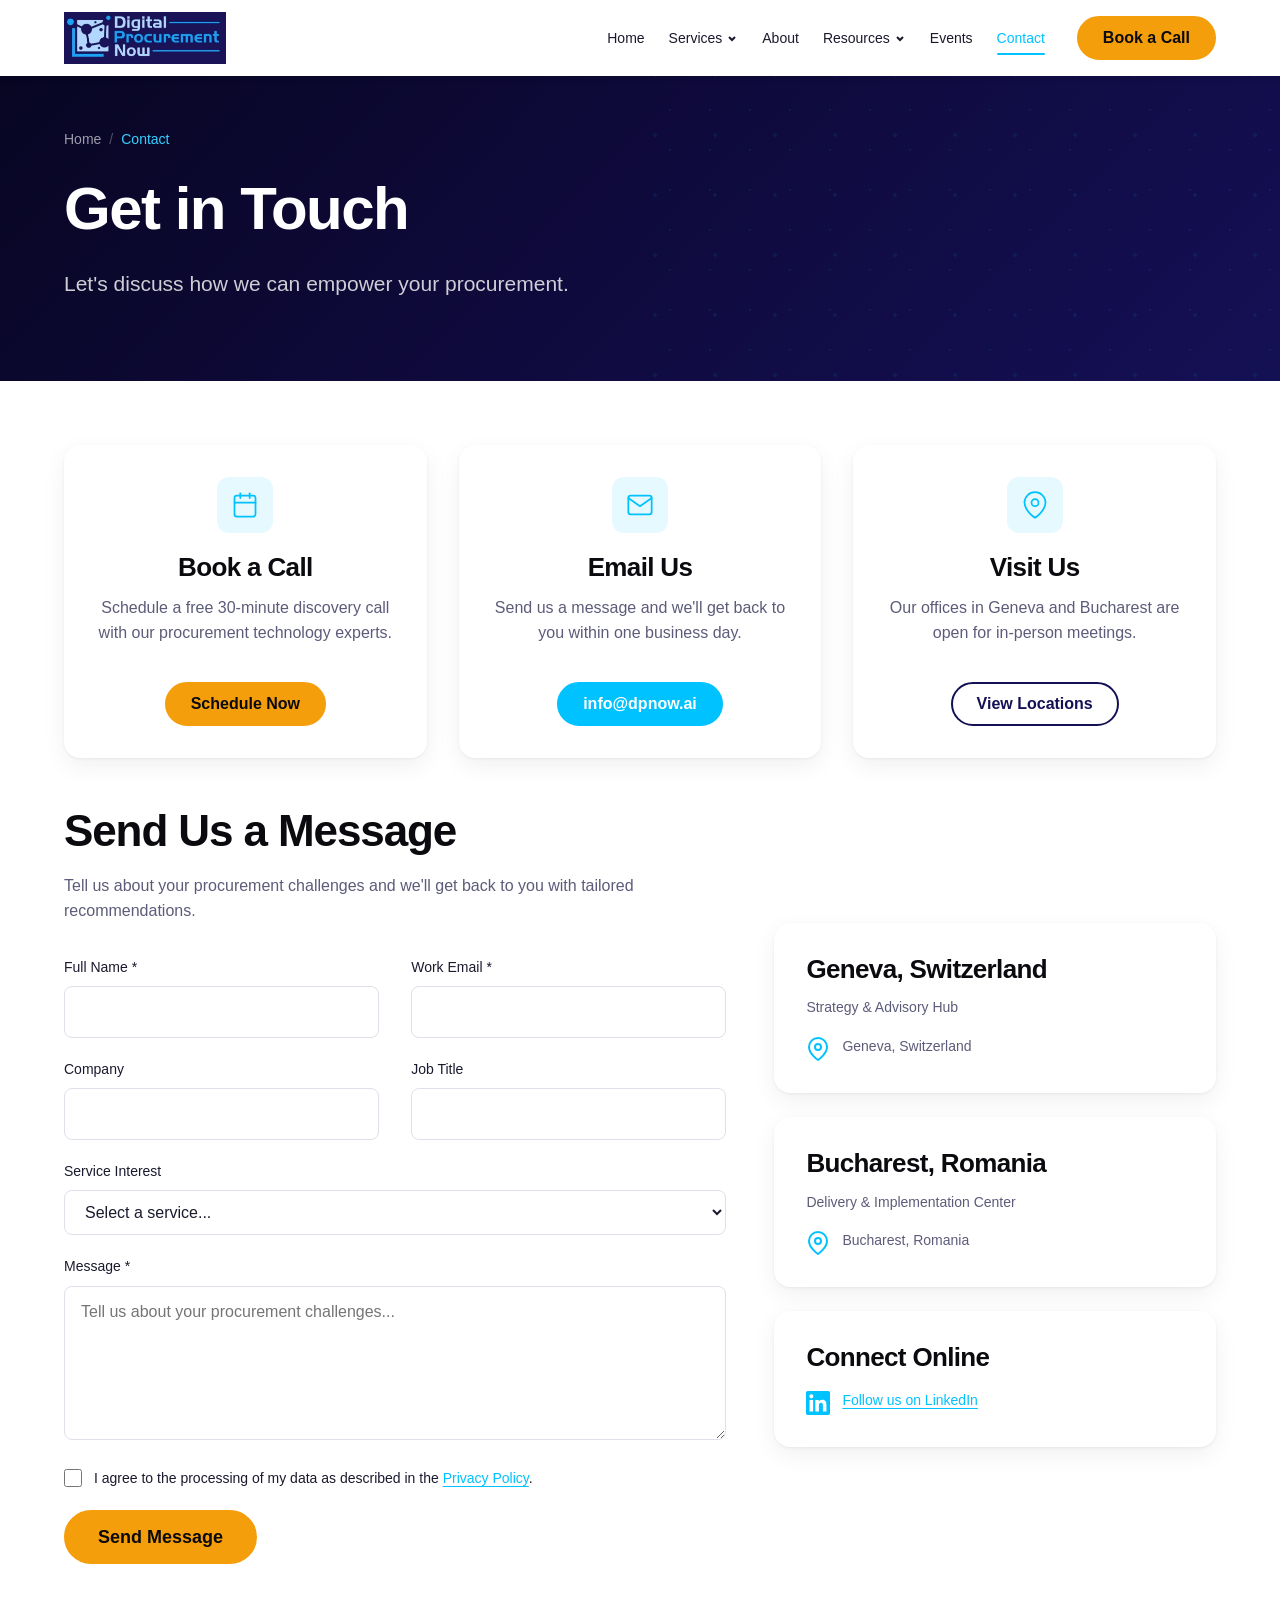
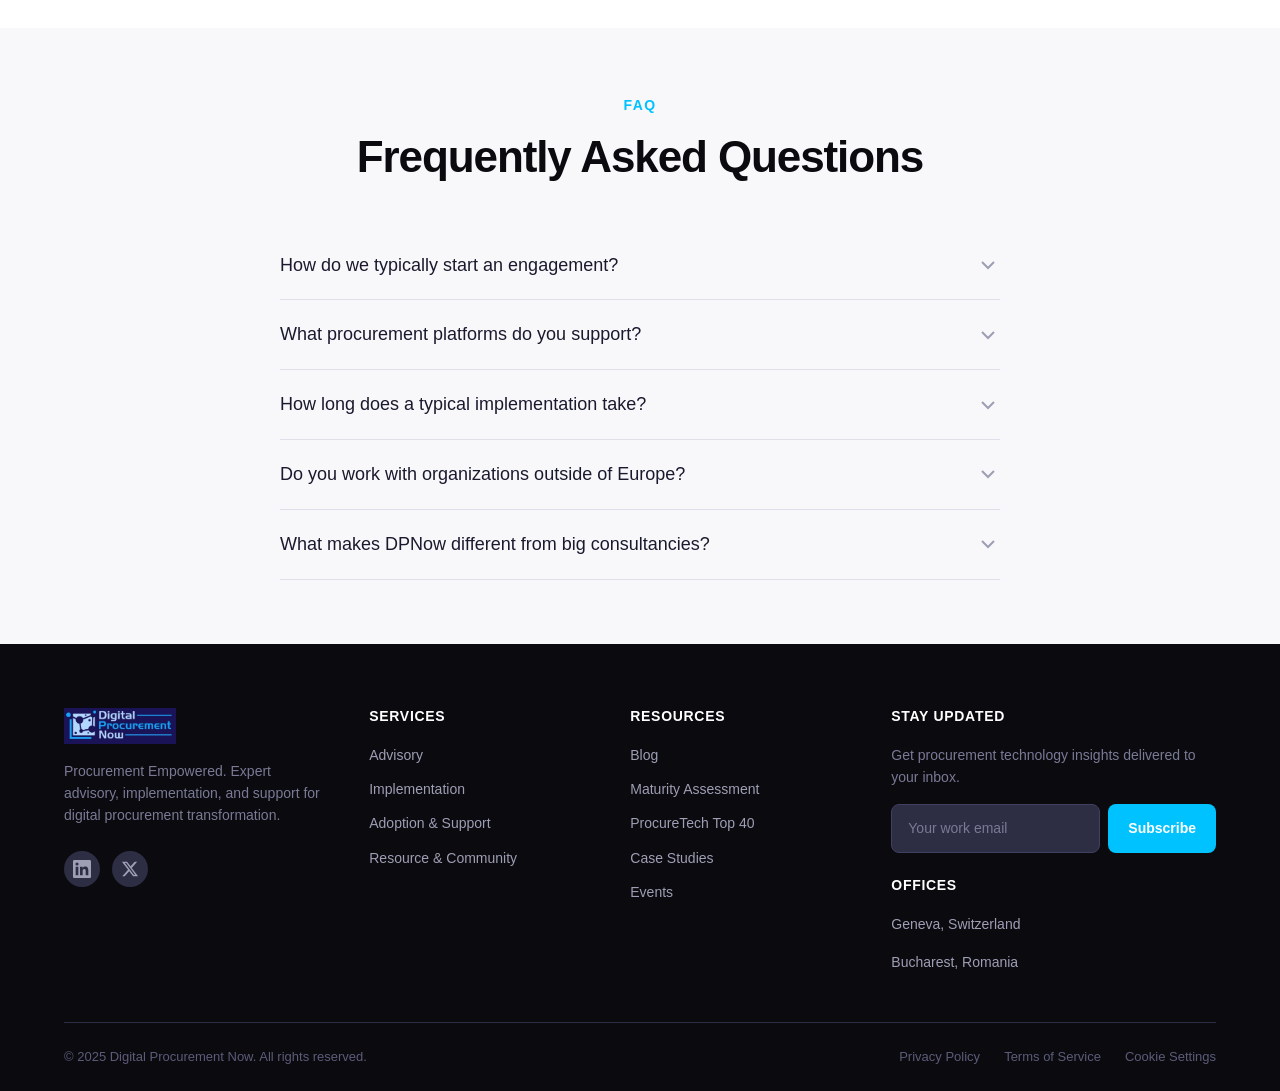
<file: contact.html>
<!DOCTYPE html>
<html lang="en">
<head>
  <meta charset="UTF-8">
  <meta name="viewport" content="width=device-width, initial-scale=1.0">
  <title>Contact | Digital Procurement Now</title>
  <meta name="description" content="Get in touch with Digital Procurement Now. Book a discovery call, send us a message, or visit our offices in Geneva and Bucharest.">
  <link rel="canonical" href="https://dpnow.ai/contact.html">
  <meta property="og:title" content="Contact | Digital Procurement Now">
  <meta property="og:description" content="Let's discuss how we can empower your procurement.">
  <meta property="og:url" content="https://dpnow.ai/contact.html">
  <meta property="og:type" content="website">
  <link rel="icon" href="/assets/images/icons/favicon.svg" type="image/svg+xml">
  <link rel="stylesheet" href="/css/style.css">
</head>
<body>
  <a href="#main" class="skip-link">Skip to main content</a>

  <!-- HEADER -->
  <header class="header header--solid" role="banner">
    <nav class="nav container" aria-label="Primary navigation">
      <a href="/" class="nav__logo" aria-label="Digital Procurement Now - Home">
        <img src="/dpnow.webp" alt="Digital Procurement Now" width="200" height="50">
      </a>
      <button class="nav__toggle" aria-expanded="false" aria-controls="nav-menu" aria-label="Toggle navigation">
        <span class="nav__toggle-bar"></span>
        <span class="nav__toggle-bar"></span>
        <span class="nav__toggle-bar"></span>
      </button>
      <div class="nav__menu" id="nav-menu">
        <ul class="nav__list" role="list">
          <li class="nav__item"><a href="/" class="nav__link">Home</a></li>
          <li class="nav__item nav__item--dropdown">
            <a href="/services.html" class="nav__link" aria-haspopup="true" aria-expanded="false">Services <svg width="12" height="12" viewBox="0 0 12 12" fill="none" stroke="currentColor" stroke-width="2"><path d="M3 5l3 3 3-3"/></svg></a>
            <ul class="nav__dropdown" role="list">
              <li><a href="/services/advisory.html">Advisory</a></li>
              <li><a href="/services/implementation.html">Implementation</a></li>
              <li><a href="/services/adoption.html">Adoption &amp; Support</a></li>
              <li><a href="/services/resource-community.html">Resource &amp; Community</a></li>
            </ul>
          </li>
          <li class="nav__item"><a href="/about.html" class="nav__link">About</a></li>
          <li class="nav__item nav__item--dropdown">
            <a href="/resources.html" class="nav__link" aria-haspopup="true" aria-expanded="false">Resources <svg width="12" height="12" viewBox="0 0 12 12" fill="none" stroke="currentColor" stroke-width="2"><path d="M3 5l3 3 3-3"/></svg></a>
            <ul class="nav__dropdown" role="list">
              <li><a href="/resources/blog/index.html">Blog</a></li>
              <li><a href="/resources/maturity-assessment.html">Maturity Assessment</a></li>
              <li><a href="/resources/procuretech-top-40.html">ProcureTech Top 40</a></li>
              <li><a href="/resources/case-studies/index.html">Case Studies</a></li>
            </ul>
          </li>
          <li class="nav__item"><a href="/events.html" class="nav__link">Events</a></li>
          <li class="nav__item"><a href="/contact.html" class="nav__link nav__link--active">Contact</a></li>
        </ul>
        <a href="/contact.html" class="btn btn--primary nav__cta">Book a Call</a>
      </div>
    </nav>
    <div class="nav-overlay" aria-hidden="true"></div>
  </header>

  <main id="main">
    <!-- HERO -->
    <section class="hero hero--page">
      <div class="hero__bg-pattern" aria-hidden="true"></div>
      <div class="container">
        <div class="hero__content">
          <nav class="breadcrumb" aria-label="Breadcrumb">
            <a href="/">Home</a>
            <span class="breadcrumb__separator">/</span>
            <span class="breadcrumb__current">Contact</span>
          </nav>
          <h1 class="hero__title">Get in Touch</h1>
          <p class="hero__subtitle">Let's discuss how we can empower your procurement.</p>
        </div>
      </div>
    </section>

    <!-- CONTACT OPTIONS -->
    <section class="section">
      <div class="container">
        <div class="grid grid--3 mb-12">
          <div class="card text-center reveal reveal--delay-1">
            <div class="card__icon mx-auto">
              <svg width="28" height="28" viewBox="0 0 24 24" fill="none" stroke="currentColor" stroke-width="1.5" stroke-linecap="round" stroke-linejoin="round"><rect x="3" y="4" width="18" height="18" rx="2" ry="2"/><line x1="16" y1="2" x2="16" y2="6"/><line x1="8" y1="2" x2="8" y2="6"/><line x1="3" y1="10" x2="21" y2="10"/></svg>
            </div>
            <h3 class="card__title">Book a Call</h3>
            <p class="card__description">Schedule a free 30-minute discovery call with our procurement technology experts.</p>
            <a href="#contact-form" class="btn btn--primary mt-4">Schedule Now</a>
          </div>
          <div class="card text-center reveal reveal--delay-2">
            <div class="card__icon mx-auto">
              <svg width="28" height="28" viewBox="0 0 24 24" fill="none" stroke="currentColor" stroke-width="1.5" stroke-linecap="round" stroke-linejoin="round"><path d="M4 4h16c1.1 0 2 .9 2 2v12c0 1.1-.9 2-2 2H4c-1.1 0-2-.9-2-2V6c0-1.1.9-2 2-2z"/><polyline points="22,6 12,13 2,6"/></svg>
            </div>
            <h3 class="card__title">Email Us</h3>
            <p class="card__description">Send us a message and we'll get back to you within one business day.</p>
            <a href="mailto:info@dpnow.ai" class="btn btn--secondary mt-4">info@dpnow.ai</a>
          </div>
          <div class="card text-center reveal reveal--delay-3">
            <div class="card__icon mx-auto">
              <svg width="28" height="28" viewBox="0 0 24 24" fill="none" stroke="currentColor" stroke-width="1.5" stroke-linecap="round" stroke-linejoin="round"><path d="M21 10c0 7-9 13-9 13s-9-6-9-13a9 9 0 0 1 18 0z"/><circle cx="12" cy="10" r="3"/></svg>
            </div>
            <h3 class="card__title">Visit Us</h3>
            <p class="card__description">Our offices in Geneva and Bucharest are open for in-person meetings.</p>
            <a href="#offices" class="btn btn--outline mt-4">View Locations</a>
          </div>
        </div>

        <!-- CONTACT FORM -->
        <div class="split split--60-40" id="contact-form">
          <div class="reveal">
            <h2>Send Us a Message</h2>
            <p class="mt-4 mb-8">Tell us about your procurement challenges and we'll get back to you with tailored recommendations.</p>
            <form class="form" name="contact" method="POST" data-netlify="true" data-validate netlify-honeypot="bot-field">
              <input type="hidden" name="form-name" value="contact">
              <p class="sr-only"><label>Don't fill this out: <input name="bot-field"></label></p>
              <div class="grid grid--2">
                <div class="form__group">
                  <label class="form__label" for="contact-name">Full Name *</label>
                  <input class="form__input" type="text" id="contact-name" name="name" required>
                </div>
                <div class="form__group">
                  <label class="form__label" for="contact-email">Work Email *</label>
                  <input class="form__input" type="email" id="contact-email" name="email" required>
                </div>
              </div>
              <div class="grid grid--2">
                <div class="form__group">
                  <label class="form__label" for="contact-company">Company</label>
                  <input class="form__input" type="text" id="contact-company" name="company">
                </div>
                <div class="form__group">
                  <label class="form__label" for="contact-title">Job Title</label>
                  <input class="form__input" type="text" id="contact-title" name="job_title">
                </div>
              </div>
              <div class="form__group">
                <label class="form__label" for="contact-service">Service Interest</label>
                <select class="form__select" id="contact-service" name="service">
                  <option value="">Select a service...</option>
                  <option value="advisory">Advisory</option>
                  <option value="implementation">Implementation & Configuration</option>
                  <option value="adoption">Adoption & Support</option>
                  <option value="resource">Resource & Community</option>
                  <option value="assessment">Maturity Assessment</option>
                  <option value="other">Other / Not Sure</option>
                </select>
              </div>
              <div class="form__group">
                <label class="form__label" for="contact-message">Message *</label>
                <textarea class="form__textarea" id="contact-message" name="message" rows="5" required placeholder="Tell us about your procurement challenges..."></textarea>
              </div>
              <div class="form__group">
                <label class="form__checkbox">
                  <input type="checkbox" name="privacy" required>
                  <span class="text-sm">I agree to the processing of my data as described in the <a href="#">Privacy Policy</a>.</span>
                </label>
              </div>
              <button type="submit" class="btn btn--primary btn--lg">Send Message</button>
            </form>
          </div>
          <div class="reveal reveal--delay-2">
            <!-- Office Info -->
            <div id="offices">
              <div class="card mb-6">
                <h3 class="card__title">Geneva, Switzerland</h3>
                <p class="text-sm color-secondary mt-2">Strategy &amp; Advisory Hub</p>
                <div class="feature-list mt-4">
                  <div class="feature-list__item">
                    <svg class="feature-list__icon" width="20" height="20" viewBox="0 0 24 24" fill="none" stroke="currentColor" stroke-width="2" stroke-linecap="round" stroke-linejoin="round"><path d="M21 10c0 7-9 13-9 13s-9-6-9-13a9 9 0 0 1 18 0z"/><circle cx="12" cy="10" r="3"/></svg>
                    <span class="feature-list__text text-sm">Geneva, Switzerland</span>
                  </div>
                </div>
              </div>
              <div class="card mb-6">
                <h3 class="card__title">Bucharest, Romania</h3>
                <p class="text-sm color-secondary mt-2">Delivery &amp; Implementation Center</p>
                <div class="feature-list mt-4">
                  <div class="feature-list__item">
                    <svg class="feature-list__icon" width="20" height="20" viewBox="0 0 24 24" fill="none" stroke="currentColor" stroke-width="2" stroke-linecap="round" stroke-linejoin="round"><path d="M21 10c0 7-9 13-9 13s-9-6-9-13a9 9 0 0 1 18 0z"/><circle cx="12" cy="10" r="3"/></svg>
                    <span class="feature-list__text text-sm">Bucharest, Romania</span>
                  </div>
                </div>
              </div>
              <div class="card">
                <h3 class="card__title">Connect Online</h3>
                <div class="feature-list mt-4">
                  <div class="feature-list__item">
                    <svg class="feature-list__icon" width="20" height="20" viewBox="0 0 24 24" fill="currentColor"><path d="M20.447 20.452h-3.554v-5.569c0-1.328-.027-3.037-1.852-3.037-1.853 0-2.136 1.445-2.136 2.939v5.667H9.351V9h3.414v1.561h.046c.477-.9 1.637-1.85 3.37-1.85 3.601 0 4.267 2.37 4.267 5.455v6.286zM5.337 7.433a2.062 2.062 0 0 1-2.063-2.065 2.064 2.064 0 1 1 2.063 2.065zm1.782 13.019H3.555V9h3.564v11.452zM22.225 0H1.771C.792 0 0 .774 0 1.729v20.542C0 23.227.792 24 1.771 24h20.451C23.2 24 24 23.227 24 22.271V1.729C24 .774 23.2 0 22.222 0h.003z"/></svg>
                    <span class="feature-list__text text-sm"><a href="#">Follow us on LinkedIn</a></span>
                  </div>
                </div>
              </div>
            </div>
          </div>
        </div>
      </div>
    </section>

    <!-- FAQ -->
    <section class="section section--alt">
      <div class="container container--md">
        <div class="section-header reveal">
          <span class="section-header__label">FAQ</span>
          <h2 class="section-header__title">Frequently Asked Questions</h2>
        </div>
        <div class="reveal">
          <div class="accordion__item">
            <button class="accordion__trigger" aria-expanded="false">
              How do we typically start an engagement?
              <svg class="accordion__icon" width="24" height="24" viewBox="0 0 24 24" fill="none" stroke="currentColor" stroke-width="2"><path d="M6 9l6 6 6-6"/></svg>
            </button>
            <div class="accordion__content">
              <div class="accordion__body">
                We begin with a free discovery call to understand your challenges and objectives. From there, we propose a tailored engagement scope — whether that's a focused advisory session, a maturity assessment, or a full implementation program. We adapt our approach to fit your timeline and budget.
              </div>
            </div>
          </div>
          <div class="accordion__item">
            <button class="accordion__trigger" aria-expanded="false">
              What procurement platforms do you support?
              <svg class="accordion__icon" width="24" height="24" viewBox="0 0 24 24" fill="none" stroke="currentColor" stroke-width="2"><path d="M6 9l6 6 6-6"/></svg>
            </button>
            <div class="accordion__content">
              <div class="accordion__body">
                While we have deep expertise in Coupa (50+ implementations), our advisory services are platform-agnostic. We help you evaluate and select the right solution for your needs, whether that's Coupa, SAP Ariba, Jaggaer, Ivalua, or others.
              </div>
            </div>
          </div>
          <div class="accordion__item">
            <button class="accordion__trigger" aria-expanded="false">
              How long does a typical implementation take?
              <svg class="accordion__icon" width="24" height="24" viewBox="0 0 24 24" fill="none" stroke="currentColor" stroke-width="2"><path d="M6 9l6 6 6-6"/></svg>
            </button>
            <div class="accordion__content">
              <div class="accordion__body">
                It depends on scope and complexity. A focused Source-to-Pay module implementation typically takes 12-16 weeks. A full enterprise deployment across multiple modules and regions can span 6-12 months. We use iterative delivery to show value early and adjust as we go.
              </div>
            </div>
          </div>
          <div class="accordion__item">
            <button class="accordion__trigger" aria-expanded="false">
              Do you work with organizations outside of Europe?
              <svg class="accordion__icon" width="24" height="24" viewBox="0 0 24 24" fill="none" stroke="currentColor" stroke-width="2"><path d="M6 9l6 6 6-6"/></svg>
            </button>
            <div class="accordion__content">
              <div class="accordion__body">
                Yes. While our offices are in Geneva and Bucharest, we serve clients globally. We've delivered projects across Europe, North America, and Asia. Our teams work both remotely and on-site depending on project needs.
              </div>
            </div>
          </div>
          <div class="accordion__item">
            <button class="accordion__trigger" aria-expanded="false">
              What makes DPNow different from big consultancies?
              <svg class="accordion__icon" width="24" height="24" viewBox="0 0 24 24" fill="none" stroke="currentColor" stroke-width="2"><path d="M6 9l6 6 6-6"/></svg>
            </button>
            <div class="accordion__content">
              <div class="accordion__body">
                We're practitioners, not just advisors. Our team has real-world procurement operations experience — we've sat in CPO chairs and led transformation programs from the inside. This means we understand your challenges first-hand, move faster, and deliver practical solutions without unnecessary overhead.
              </div>
            </div>
          </div>
        </div>
      </div>
    </section>
  </main>

  <!-- FOOTER -->
  <footer class="footer" role="contentinfo">
    <div class="container">
      <div class="footer__grid">
        <div class="footer__brand">
          <a href="/" class="footer__logo"><img src="/dpnow.webp" alt="DPNow" width="160" height="40"></a>
          <p class="footer__tagline">Procurement Empowered. Expert advisory, implementation, and support for digital procurement transformation.</p>
          <div class="footer__social">
            <a href="#" aria-label="LinkedIn"><svg width="18" height="18" viewBox="0 0 24 24" fill="currentColor"><path d="M20.447 20.452h-3.554v-5.569c0-1.328-.027-3.037-1.852-3.037-1.853 0-2.136 1.445-2.136 2.939v5.667H9.351V9h3.414v1.561h.046c.477-.9 1.637-1.85 3.37-1.85 3.601 0 4.267 2.37 4.267 5.455v6.286zM5.337 7.433a2.062 2.062 0 0 1-2.063-2.065 2.064 2.064 0 1 1 2.063 2.065zm1.782 13.019H3.555V9h3.564v11.452zM22.225 0H1.771C.792 0 0 .774 0 1.729v20.542C0 23.227.792 24 1.771 24h20.451C23.2 24 24 23.227 24 22.271V1.729C24 .774 23.2 0 22.222 0h.003z"/></svg></a>
            <a href="#" aria-label="Twitter"><svg width="18" height="18" viewBox="0 0 24 24" fill="currentColor"><path d="M18.244 2.25h3.308l-7.227 8.26 8.502 11.24H16.17l-5.214-6.817L4.99 21.75H1.68l7.73-8.835L1.254 2.25H8.08l4.713 6.231zm-1.161 17.52h1.833L7.084 4.126H5.117z"/></svg></a>
          </div>
        </div>
        <div>
          <h3 class="footer__heading">Services</h3>
          <nav class="footer__links" aria-label="Services"><a href="/services/advisory.html">Advisory</a><a href="/services/implementation.html">Implementation</a><a href="/services/adoption.html">Adoption &amp; Support</a><a href="/services/resource-community.html">Resource &amp; Community</a></nav>
        </div>
        <div>
          <h3 class="footer__heading">Resources</h3>
          <nav class="footer__links" aria-label="Resources"><a href="/resources/blog/index.html">Blog</a><a href="/resources/maturity-assessment.html">Maturity Assessment</a><a href="/resources/procuretech-top-40.html">ProcureTech Top 40</a><a href="/resources/case-studies/index.html">Case Studies</a><a href="/events.html">Events</a></nav>
        </div>
        <div>
          <h3 class="footer__heading">Stay Updated</h3>
          <p class="footer__tagline mb-4">Get procurement technology insights delivered to your inbox.</p>
          <form class="footer__newsletter-form" name="newsletter-contact" method="POST" data-netlify="true" netlify-honeypot="bot-field">
            <input type="hidden" name="form-name" value="newsletter-contact">
            <p class="sr-only"><label>Don't fill this out: <input name="bot-field"></label></p>
            <input type="email" name="email" placeholder="Your work email" required aria-label="Email address">
            <button type="submit">Subscribe</button>
          </form>
          <div class="mt-6">
            <h3 class="footer__heading">Offices</h3>
            <p class="text-sm color-muted">Geneva, Switzerland</p>
            <p class="text-sm color-muted">Bucharest, Romania</p>
          </div>
        </div>
      </div>
      <div class="footer__bottom">
        <p class="footer__copyright">&copy; 2025 Digital Procurement Now. All rights reserved.</p>
        <div class="footer__legal"><a href="#">Privacy Policy</a><a href="#">Terms of Service</a><a href="#">Cookie Settings</a></div>
      </div>
    </div>
  </footer>

  <script src="/js/main.js" defer></script>
  <script src="/js/scroll-animations.js" defer></script>
  <script src="/js/form-validation.js" defer></script>
</body>
</html>
</file>
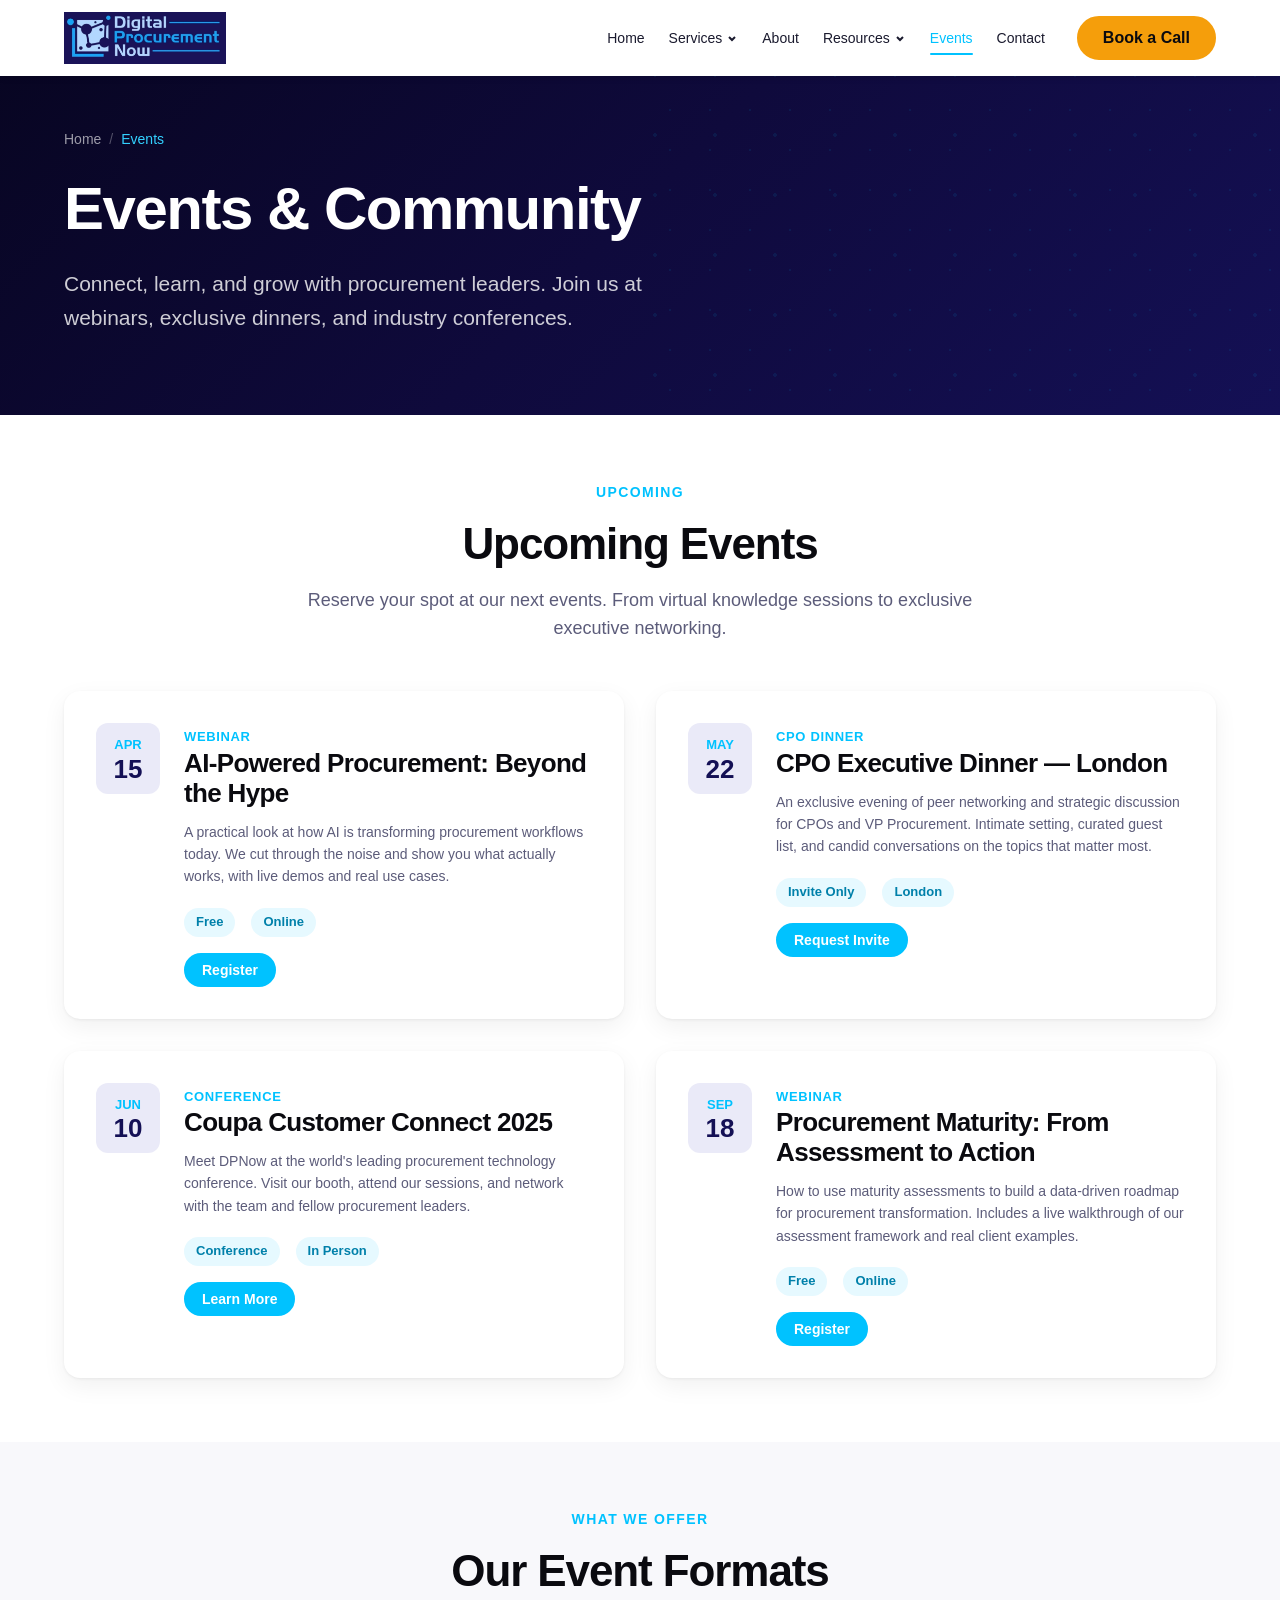
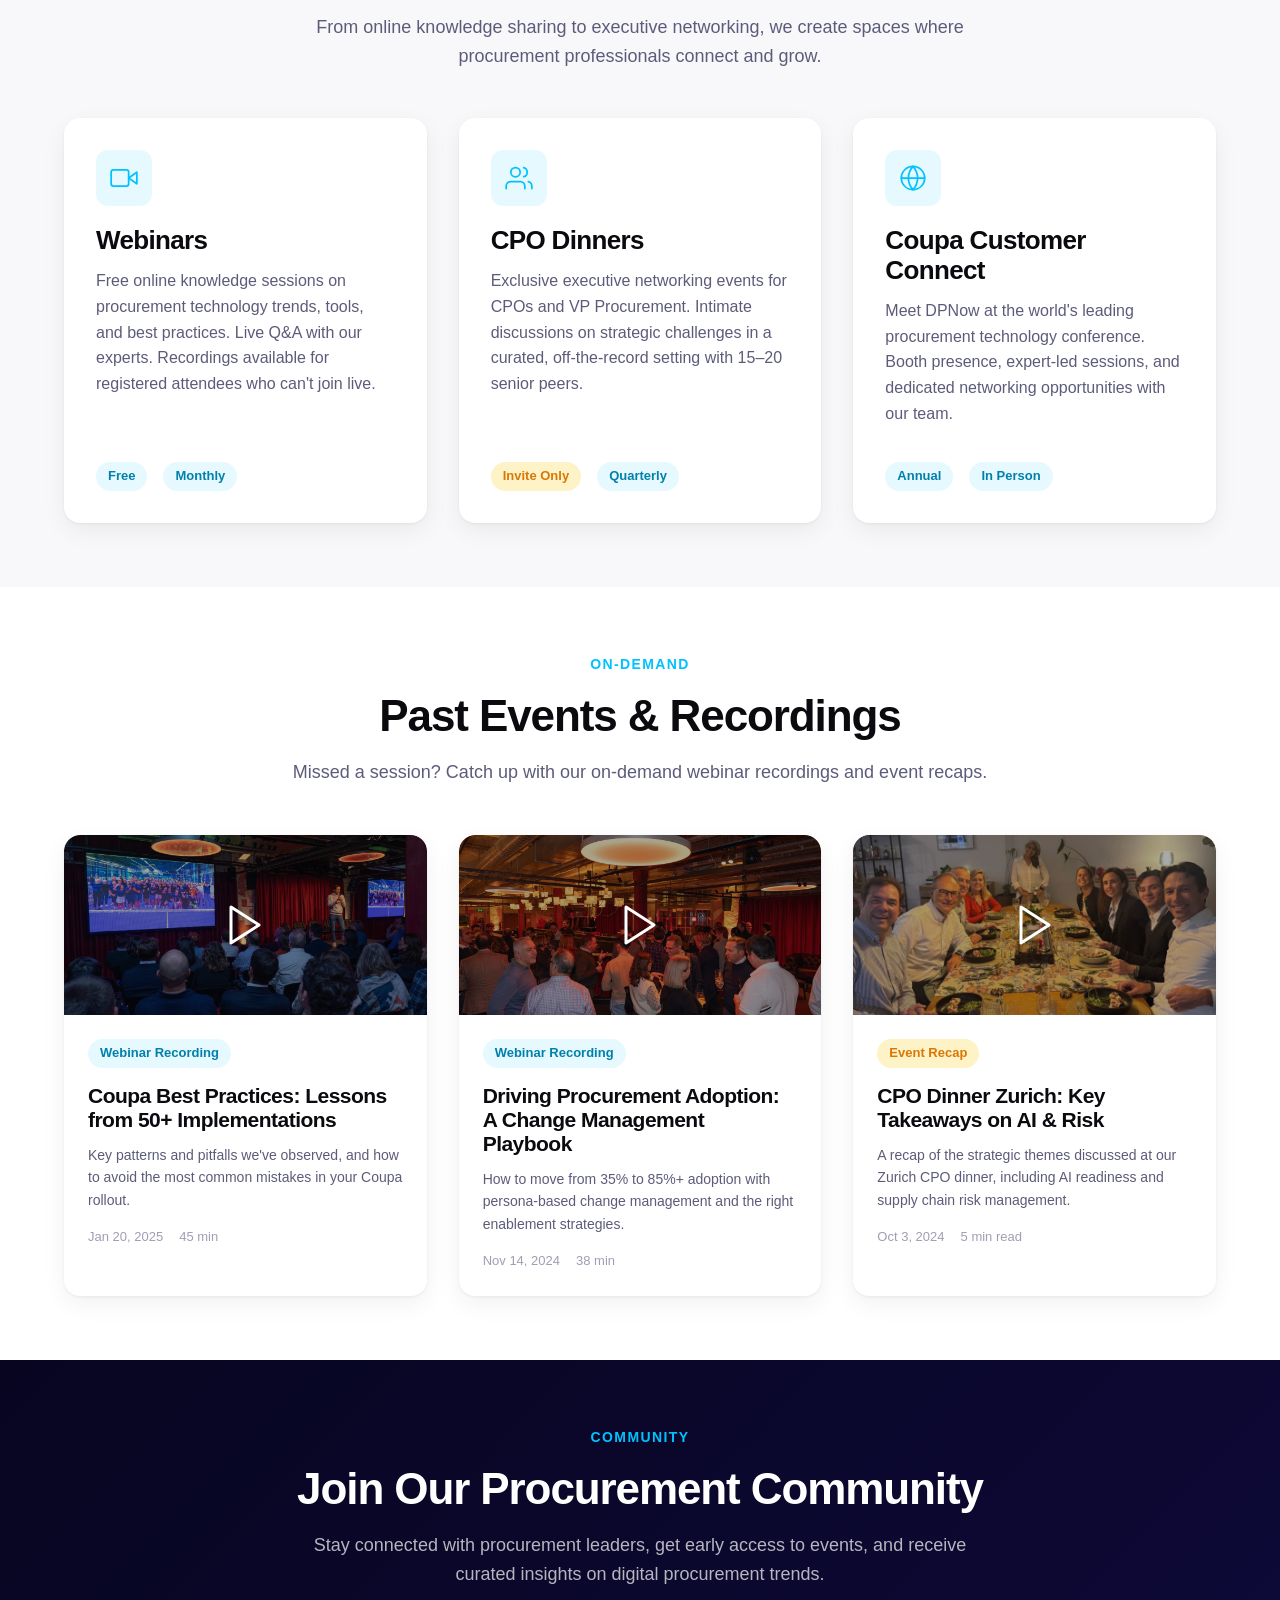
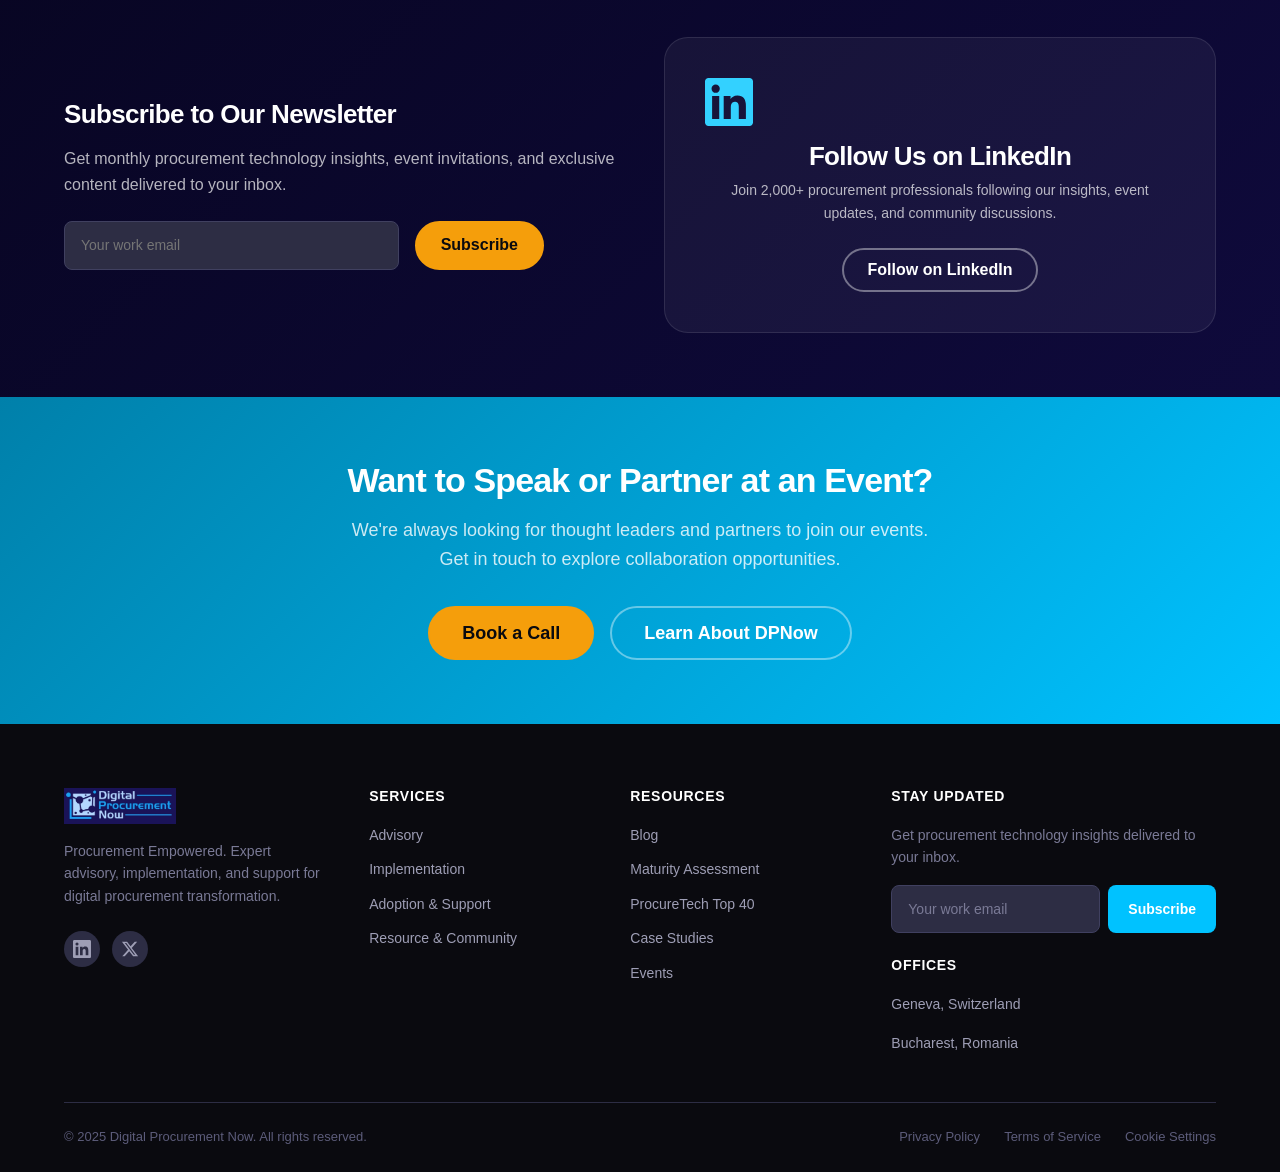
<file: events.html>
<!DOCTYPE html>
<html lang="en">
<head>
  <meta charset="UTF-8">
  <meta name="viewport" content="width=device-width, initial-scale=1.0">
  <title>Events & Community | Digital Procurement Now</title>
  <meta name="description" content="Join DPNow at webinars, CPO dinners, and industry conferences. Connect with procurement leaders and stay ahead of digital procurement trends.">
  <link rel="canonical" href="https://dpnow.ai/events.html">
  <meta property="og:title" content="Events & Community | Digital Procurement Now">
  <meta property="og:description" content="Join DPNow at webinars, CPO dinners, and industry conferences. Connect with procurement leaders.">
  <meta property="og:url" content="https://dpnow.ai/events.html">
  <meta property="og:type" content="website">
  <meta property="og:site_name" content="Digital Procurement Now">
  <meta name="twitter:card" content="summary_large_image">
  <link rel="icon" href="/assets/images/icons/favicon.svg" type="image/svg+xml">
  <link rel="stylesheet" href="/css/style.css">
  <script type="application/ld+json">
  {
    "@context": "https://schema.org",
    "@type": "CollectionPage",
    "name": "Events & Community",
    "description": "Webinars, CPO dinners, and conferences hosted by Digital Procurement Now.",
    "publisher": {
      "@type": "Organization",
      "name": "Digital Procurement Now",
      "url": "https://dpnow.ai"
    }
  }
  </script>
</head>
<body>
  <a href="#main" class="skip-link">Skip to main content</a>

  <!-- ====== HEADER ====== -->
  <header class="header header--solid" role="banner">
    <nav class="nav container" aria-label="Primary navigation">
      <a href="/" class="nav__logo" aria-label="Digital Procurement Now - Home">
        <img src="/dpnow.webp" alt="Digital Procurement Now" width="200" height="50">
      </a>
      <button class="nav__toggle" aria-expanded="false" aria-controls="nav-menu" aria-label="Toggle navigation">
        <span class="nav__toggle-bar"></span>
        <span class="nav__toggle-bar"></span>
        <span class="nav__toggle-bar"></span>
      </button>
      <div class="nav__menu" id="nav-menu">
        <ul class="nav__list" role="list">
          <li class="nav__item">
            <a href="/" class="nav__link">Home</a>
          </li>
          <li class="nav__item nav__item--dropdown">
            <a href="/services.html" class="nav__link" aria-haspopup="true" aria-expanded="false">
              Services
              <svg width="12" height="12" viewBox="0 0 12 12" fill="none" stroke="currentColor" stroke-width="2"><path d="M3 5l3 3 3-3"/></svg>
            </a>
            <ul class="nav__dropdown" role="list">
              <li><a href="/services/advisory.html">Advisory</a></li>
              <li><a href="/services/implementation.html">Implementation</a></li>
              <li><a href="/services/adoption.html">Adoption &amp; Support</a></li>
              <li><a href="/services/resource-community.html">Resource &amp; Community</a></li>
            </ul>
          </li>
          <li class="nav__item">
            <a href="/about.html" class="nav__link">About</a>
          </li>
          <li class="nav__item nav__item--dropdown">
            <a href="/resources.html" class="nav__link" aria-haspopup="true" aria-expanded="false">
              Resources
              <svg width="12" height="12" viewBox="0 0 12 12" fill="none" stroke="currentColor" stroke-width="2"><path d="M3 5l3 3 3-3"/></svg>
            </a>
            <ul class="nav__dropdown" role="list">
              <li><a href="/resources/blog/index.html">Blog</a></li>
              <li><a href="/resources/maturity-assessment.html">Maturity Assessment</a></li>
              <li><a href="/resources/procuretech-top-40.html">ProcureTech Top 40</a></li>
              <li><a href="/resources/case-studies/index.html">Case Studies</a></li>
            </ul>
          </li>
          <li class="nav__item">
            <a href="/events.html" class="nav__link nav__link--active">Events</a>
          </li>
          <li class="nav__item">
            <a href="/contact.html" class="nav__link">Contact</a>
          </li>
        </ul>
        <a href="/contact.html" class="btn btn--primary nav__cta">Book a Call</a>
      </div>
    </nav>
    <div class="nav-overlay" aria-hidden="true"></div>
  </header>

  <main id="main">
    <!-- ====== PAGE HERO ====== -->
    <section class="hero hero--page">
      <div class="hero__bg-pattern" aria-hidden="true"></div>
      <div class="container">
        <div class="hero__content">
          <nav class="breadcrumb" aria-label="Breadcrumb">
            <a href="/">Home</a>
            <span class="breadcrumb__separator" aria-hidden="true">/</span>
            <span class="breadcrumb__current">Events</span>
          </nav>
          <h1 class="hero__title">Events &amp; Community</h1>
          <p class="hero__subtitle">Connect, learn, and grow with procurement leaders. Join us at webinars, exclusive dinners, and industry conferences.</p>
        </div>
      </div>
    </section>

    <!-- ====== UPCOMING EVENTS ====== -->
    <section class="section" id="upcoming-events">
      <div class="container">
        <div class="section-header reveal">
          <span class="section-header__label">Upcoming</span>
          <h2 class="section-header__title">Upcoming Events</h2>
          <p class="section-header__text">
            Reserve your spot at our next events. From virtual knowledge sessions to exclusive executive networking.
          </p>
        </div>
        <div class="grid grid--2">
          <article class="card card--event reveal reveal--delay-1">
            <div class="card__date-badge">
              <span class="month">Apr</span>
              <span class="day">15</span>
            </div>
            <div class="card__event-info">
              <span class="card__event-type">Webinar</span>
              <h3 class="card__title">AI-Powered Procurement: Beyond the Hype</h3>
              <p class="card__description text-sm">A practical look at how AI is transforming procurement workflows today. We cut through the noise and show you what actually works, with live demos and real use cases.</p>
              <div class="flex flex--gap mt-4">
                <span class="badge">Free</span>
                <span class="badge">Online</span>
              </div>
              <a href="/contact.html" class="btn btn--sm btn--secondary mt-4">Register</a>
            </div>
          </article>
          <article class="card card--event reveal reveal--delay-2">
            <div class="card__date-badge">
              <span class="month">May</span>
              <span class="day">22</span>
            </div>
            <div class="card__event-info">
              <span class="card__event-type">CPO Dinner</span>
              <h3 class="card__title">CPO Executive Dinner &mdash; London</h3>
              <p class="card__description text-sm">An exclusive evening of peer networking and strategic discussion for CPOs and VP Procurement. Intimate setting, curated guest list, and candid conversations on the topics that matter most.</p>
              <div class="flex flex--gap mt-4">
                <span class="badge">Invite Only</span>
                <span class="badge">London</span>
              </div>
              <a href="/contact.html" class="btn btn--sm btn--secondary mt-4">Request Invite</a>
            </div>
          </article>
          <article class="card card--event reveal reveal--delay-3">
            <div class="card__date-badge">
              <span class="month">Jun</span>
              <span class="day">10</span>
            </div>
            <div class="card__event-info">
              <span class="card__event-type">Conference</span>
              <h3 class="card__title">Coupa Customer Connect 2025</h3>
              <p class="card__description text-sm">Meet DPNow at the world's leading procurement technology conference. Visit our booth, attend our sessions, and network with the team and fellow procurement leaders.</p>
              <div class="flex flex--gap mt-4">
                <span class="badge">Conference</span>
                <span class="badge">In Person</span>
              </div>
              <a href="/contact.html" class="btn btn--sm btn--secondary mt-4">Learn More</a>
            </div>
          </article>
          <article class="card card--event reveal reveal--delay-4">
            <div class="card__date-badge">
              <span class="month">Sep</span>
              <span class="day">18</span>
            </div>
            <div class="card__event-info">
              <span class="card__event-type">Webinar</span>
              <h3 class="card__title">Procurement Maturity: From Assessment to Action</h3>
              <p class="card__description text-sm">How to use maturity assessments to build a data-driven roadmap for procurement transformation. Includes a live walkthrough of our assessment framework and real client examples.</p>
              <div class="flex flex--gap mt-4">
                <span class="badge">Free</span>
                <span class="badge">Online</span>
              </div>
              <a href="/contact.html" class="btn btn--sm btn--secondary mt-4">Register</a>
            </div>
          </article>
        </div>
      </div>
    </section>

    <!-- ====== EVENT TYPES ====== -->
    <section class="section section--alt" id="event-types">
      <div class="container">
        <div class="section-header reveal">
          <span class="section-header__label">What We Offer</span>
          <h2 class="section-header__title">Our Event Formats</h2>
          <p class="section-header__text">
            From online knowledge sharing to executive networking, we create spaces where procurement professionals connect and grow.
          </p>
        </div>
        <div class="grid grid--3">
          <article class="card card--service reveal reveal--delay-1">
            <div class="card__icon">
              <svg width="28" height="28" viewBox="0 0 24 24" fill="none" stroke="currentColor" stroke-width="1.5" stroke-linecap="round" stroke-linejoin="round"><polygon points="23 7 16 12 23 17 23 7"/><rect x="1" y="5" width="15" height="14" rx="2" ry="2"/></svg>
            </div>
            <h3 class="card__title">Webinars</h3>
            <p class="card__description">Free online knowledge sessions on procurement technology trends, tools, and best practices. Live Q&amp;A with our experts. Recordings available for registered attendees who can't join live.</p>
            <div class="flex flex--gap mt-4">
              <span class="badge">Free</span>
              <span class="badge">Monthly</span>
            </div>
          </article>
          <article class="card card--service reveal reveal--delay-2">
            <div class="card__icon">
              <svg width="28" height="28" viewBox="0 0 24 24" fill="none" stroke="currentColor" stroke-width="1.5" stroke-linecap="round" stroke-linejoin="round"><path d="M17 21v-2a4 4 0 0 0-4-4H5a4 4 0 0 0-4 4v2"/><circle cx="9" cy="7" r="4"/><path d="M23 21v-2a4 4 0 0 0-3-3.87"/><path d="M16 3.13a4 4 0 0 1 0 7.75"/></svg>
            </div>
            <h3 class="card__title">CPO Dinners</h3>
            <p class="card__description">Exclusive executive networking events for CPOs and VP Procurement. Intimate discussions on strategic challenges in a curated, off-the-record setting with 15&ndash;20 senior peers.</p>
            <div class="flex flex--gap mt-4">
              <span class="badge badge--signal">Invite Only</span>
              <span class="badge">Quarterly</span>
            </div>
          </article>
          <article class="card card--service reveal reveal--delay-3">
            <div class="card__icon">
              <svg width="28" height="28" viewBox="0 0 24 24" fill="none" stroke="currentColor" stroke-width="1.5" stroke-linecap="round" stroke-linejoin="round"><circle cx="12" cy="12" r="10"/><line x1="2" y1="12" x2="22" y2="12"/><path d="M12 2a15.3 15.3 0 0 1 4 10 15.3 15.3 0 0 1-4 10 15.3 15.3 0 0 1-4-10 15.3 15.3 0 0 1 4-10z"/></svg>
            </div>
            <h3 class="card__title">Coupa Customer Connect</h3>
            <p class="card__description">Meet DPNow at the world's leading procurement technology conference. Booth presence, expert-led sessions, and dedicated networking opportunities with our team.</p>
            <div class="flex flex--gap mt-4">
              <span class="badge">Annual</span>
              <span class="badge">In Person</span>
            </div>
          </article>
        </div>
      </div>
    </section>

    <!-- ====== PAST EVENTS / ON-DEMAND ====== -->
    <section class="section" id="on-demand">
      <div class="container">
        <div class="section-header reveal">
          <span class="section-header__label">On-Demand</span>
          <h2 class="section-header__title">Past Events &amp; Recordings</h2>
          <p class="section-header__text">
            Missed a session? Catch up with our on-demand webinar recordings and event recaps.
          </p>
        </div>
        <div class="grid grid--3">
          <article class="card card--blog reveal reveal--delay-1">
            <div class="card__thumbnail">
              <img src="/assets/images/events/conference-presentation.jpg" alt="Coupa best practices webinar" class="card__image--event" loading="lazy">
              <div class="card__play-overlay" aria-hidden="true">
                <svg width="48" height="48" viewBox="0 0 24 24" fill="none" stroke="currentColor" stroke-width="1.5" stroke-linecap="round" stroke-linejoin="round"><polygon points="5 3 19 12 5 21 5 3"/></svg>
              </div>
            </div>
            <div class="card__body">
              <span class="badge">Webinar Recording</span>
              <h3 class="card__title mt-4"><a href="#">Coupa Best Practices: Lessons from 50+ Implementations</a></h3>
              <p class="card__excerpt">Key patterns and pitfalls we've observed, and how to avoid the most common mistakes in your Coupa rollout.</p>
              <div class="card__meta mt-4">
                <time datetime="2025-01-20">Jan 20, 2025</time>
                <span>45 min</span>
              </div>
            </div>
          </article>
          <article class="card card--blog reveal reveal--delay-2">
            <div class="card__thumbnail">
              <img src="/assets/images/events/networking-event.jpg" alt="Procurement adoption workshop" class="card__image--event" loading="lazy">
              <div class="card__play-overlay" aria-hidden="true">
                <svg width="48" height="48" viewBox="0 0 24 24" fill="none" stroke="currentColor" stroke-width="1.5" stroke-linecap="round" stroke-linejoin="round"><polygon points="5 3 19 12 5 21 5 3"/></svg>
              </div>
            </div>
            <div class="card__body">
              <span class="badge">Webinar Recording</span>
              <h3 class="card__title mt-4"><a href="#">Driving Procurement Adoption: A Change Management Playbook</a></h3>
              <p class="card__excerpt">How to move from 35% to 85%+ adoption with persona-based change management and the right enablement strategies.</p>
              <div class="card__meta mt-4">
                <time datetime="2024-11-14">Nov 14, 2024</time>
                <span>38 min</span>
              </div>
            </div>
          </article>
          <article class="card card--blog reveal reveal--delay-3">
            <div class="card__thumbnail">
              <img src="/assets/images/events/cpo-dinner.jpg" alt="CPO Dinner Zurich" class="card__image--event" loading="lazy">
              <div class="card__play-overlay" aria-hidden="true">
                <svg width="48" height="48" viewBox="0 0 24 24" fill="none" stroke="currentColor" stroke-width="1.5" stroke-linecap="round" stroke-linejoin="round"><polygon points="5 3 19 12 5 21 5 3"/></svg>
              </div>
            </div>
            <div class="card__body">
              <span class="badge badge--signal">Event Recap</span>
              <h3 class="card__title mt-4"><a href="#">CPO Dinner Zurich: Key Takeaways on AI &amp; Risk</a></h3>
              <p class="card__excerpt">A recap of the strategic themes discussed at our Zurich CPO dinner, including AI readiness and supply chain risk management.</p>
              <div class="card__meta mt-4">
                <time datetime="2024-10-03">Oct 3, 2024</time>
                <span>5 min read</span>
              </div>
            </div>
          </article>
        </div>
      </div>
    </section>

    <!-- ====== COMMUNITY CTA ====== -->
    <section class="section section--dark" id="community">
      <div class="container">
        <div class="section-header reveal">
          <span class="section-header__label">Community</span>
          <h2 class="section-header__title">Join Our Procurement Community</h2>
          <p class="section-header__text">
            Stay connected with procurement leaders, get early access to events, and receive curated insights on digital procurement trends.
          </p>
        </div>
        <div class="split split--50-50 reveal">
          <div>
            <h3 style="color:var(--color-white);" class="mb-4">Subscribe to Our Newsletter</h3>
            <p class="mb-6" style="color:rgba(255,255,255,0.7);">Get monthly procurement technology insights, event invitations, and exclusive content delivered to your inbox.</p>
            <form class="flex flex--gap" style="max-width:480px;" name="events-newsletter" method="POST" data-netlify="true" netlify-honeypot="bot-field">
              <input type="hidden" name="form-name" value="events-newsletter">
              <p class="sr-only"><label>Don't fill this out: <input name="bot-field"></label></p>
              <input type="email" name="email" placeholder="Your work email" required aria-label="Email address" style="flex:1;padding:var(--space-3) var(--space-4);background:var(--color-neutral-800);border:1px solid var(--color-neutral-700);border-radius:var(--radius-md);color:var(--color-white);font-size:var(--text-sm);">
              <button type="submit" class="btn btn--primary">Subscribe</button>
            </form>
          </div>
          <div class="text-center">
            <div style="width:100%;padding:var(--space-10);background:rgba(255,255,255,0.05);border-radius:var(--radius-2xl);border:1px solid rgba(255,255,255,0.1);">
              <svg width="48" height="48" viewBox="0 0 24 24" fill="currentColor" style="color:var(--color-accent-400);margin-bottom:var(--space-4);"><path d="M20.447 20.452h-3.554v-5.569c0-1.328-.027-3.037-1.852-3.037-1.853 0-2.136 1.445-2.136 2.939v5.667H9.351V9h3.414v1.561h.046c.477-.9 1.637-1.85 3.37-1.85 3.601 0 4.267 2.37 4.267 5.455v6.286zM5.337 7.433a2.062 2.062 0 0 1-2.063-2.065 2.064 2.064 0 1 1 2.063 2.065zm1.782 13.019H3.555V9h3.564v11.452zM22.225 0H1.771C.792 0 0 .774 0 1.729v20.542C0 23.227.792 24 1.771 24h20.451C23.2 24 24 23.227 24 22.271V1.729C24 .774 23.2 0 22.222 0h.003z"/></svg>
              <h3 style="color:var(--color-white);" class="mb-2">Follow Us on LinkedIn</h3>
              <p class="text-sm mb-6" style="color:rgba(255,255,255,0.7);">Join 2,000+ procurement professionals following our insights, event updates, and community discussions.</p>
              <a href="#" class="btn btn--outline-light">Follow on LinkedIn</a>
            </div>
          </div>
        </div>
      </div>
    </section>

    <!-- ====== CTA BANNER ====== -->
    <section class="cta-banner cta-banner--accent">
      <div class="container">
        <h2 class="cta-banner__title">Want to Speak or Partner at an Event?</h2>
        <p class="cta-banner__text">
          We're always looking for thought leaders and partners to join our events. Get in touch to explore collaboration opportunities.
        </p>
        <div class="cta-banner__actions">
          <a href="/contact.html" class="btn btn--primary btn--lg">Book a Call</a>
          <a href="/about.html" class="btn btn--outline-light btn--lg">Learn About DPNow</a>
        </div>
      </div>
    </section>
  </main>

  <!-- ====== FOOTER ====== -->
  <footer class="footer" role="contentinfo">
    <div class="container">
      <div class="footer__grid">
        <div class="footer__brand">
          <a href="/" class="footer__logo" aria-label="Digital Procurement Now">
            <img src="/dpnow.webp" alt="DPNow" width="160" height="40">
          </a>
          <p class="footer__tagline">Procurement Empowered. Expert advisory, implementation, and support for digital procurement transformation.</p>
          <div class="footer__social">
            <a href="#" aria-label="LinkedIn">
              <svg width="18" height="18" viewBox="0 0 24 24" fill="currentColor"><path d="M20.447 20.452h-3.554v-5.569c0-1.328-.027-3.037-1.852-3.037-1.853 0-2.136 1.445-2.136 2.939v5.667H9.351V9h3.414v1.561h.046c.477-.9 1.637-1.85 3.37-1.85 3.601 0 4.267 2.37 4.267 5.455v6.286zM5.337 7.433a2.062 2.062 0 0 1-2.063-2.065 2.064 2.064 0 1 1 2.063 2.065zm1.782 13.019H3.555V9h3.564v11.452zM22.225 0H1.771C.792 0 0 .774 0 1.729v20.542C0 23.227.792 24 1.771 24h20.451C23.2 24 24 23.227 24 22.271V1.729C24 .774 23.2 0 22.222 0h.003z"/></svg>
            </a>
            <a href="#" aria-label="Twitter">
              <svg width="18" height="18" viewBox="0 0 24 24" fill="currentColor"><path d="M18.244 2.25h3.308l-7.227 8.26 8.502 11.24H16.17l-5.214-6.817L4.99 21.75H1.68l7.73-8.835L1.254 2.25H8.08l4.713 6.231zm-1.161 17.52h1.833L7.084 4.126H5.117z"/></svg>
            </a>
          </div>
        </div>
        <div>
          <h3 class="footer__heading">Services</h3>
          <nav class="footer__links" aria-label="Services">
            <a href="/services/advisory.html">Advisory</a>
            <a href="/services/implementation.html">Implementation</a>
            <a href="/services/adoption.html">Adoption &amp; Support</a>
            <a href="/services/resource-community.html">Resource &amp; Community</a>
          </nav>
        </div>
        <div>
          <h3 class="footer__heading">Resources</h3>
          <nav class="footer__links" aria-label="Resources">
            <a href="/resources/blog/index.html">Blog</a>
            <a href="/resources/maturity-assessment.html">Maturity Assessment</a>
            <a href="/resources/procuretech-top-40.html">ProcureTech Top 40</a>
            <a href="/resources/case-studies/index.html">Case Studies</a>
            <a href="/events.html">Events</a>
          </nav>
        </div>
        <div>
          <h3 class="footer__heading">Stay Updated</h3>
          <p class="footer__tagline mb-4">Get procurement technology insights delivered to your inbox.</p>
          <form class="footer__newsletter-form" name="newsletter" method="POST" data-netlify="true" netlify-honeypot="bot-field">
            <input type="hidden" name="form-name" value="newsletter">
            <p class="sr-only"><label>Don't fill this out: <input name="bot-field"></label></p>
            <input type="email" name="email" placeholder="Your work email" required aria-label="Email address">
            <button type="submit">Subscribe</button>
          </form>
          <div class="mt-6">
            <h3 class="footer__heading">Offices</h3>
            <p class="text-sm color-muted">Geneva, Switzerland</p>
            <p class="text-sm color-muted">Bucharest, Romania</p>
          </div>
        </div>
      </div>
      <div class="footer__bottom">
        <p class="footer__copyright">&copy; 2025 Digital Procurement Now. All rights reserved.</p>
        <div class="footer__legal">
          <a href="#">Privacy Policy</a>
          <a href="#">Terms of Service</a>
          <a href="#">Cookie Settings</a>
        </div>
      </div>
    </div>
  </footer>

  <!-- ====== STICKY MOBILE CTA ====== -->
  <div class="sticky-cta" aria-hidden="true">
    <a href="/contact.html" class="btn btn--primary">Book a Call</a>
  </div>

  <script src="/js/main.js" defer></script>
  <script src="/js/scroll-animations.js" defer></script>
</body>
</html>
</file>
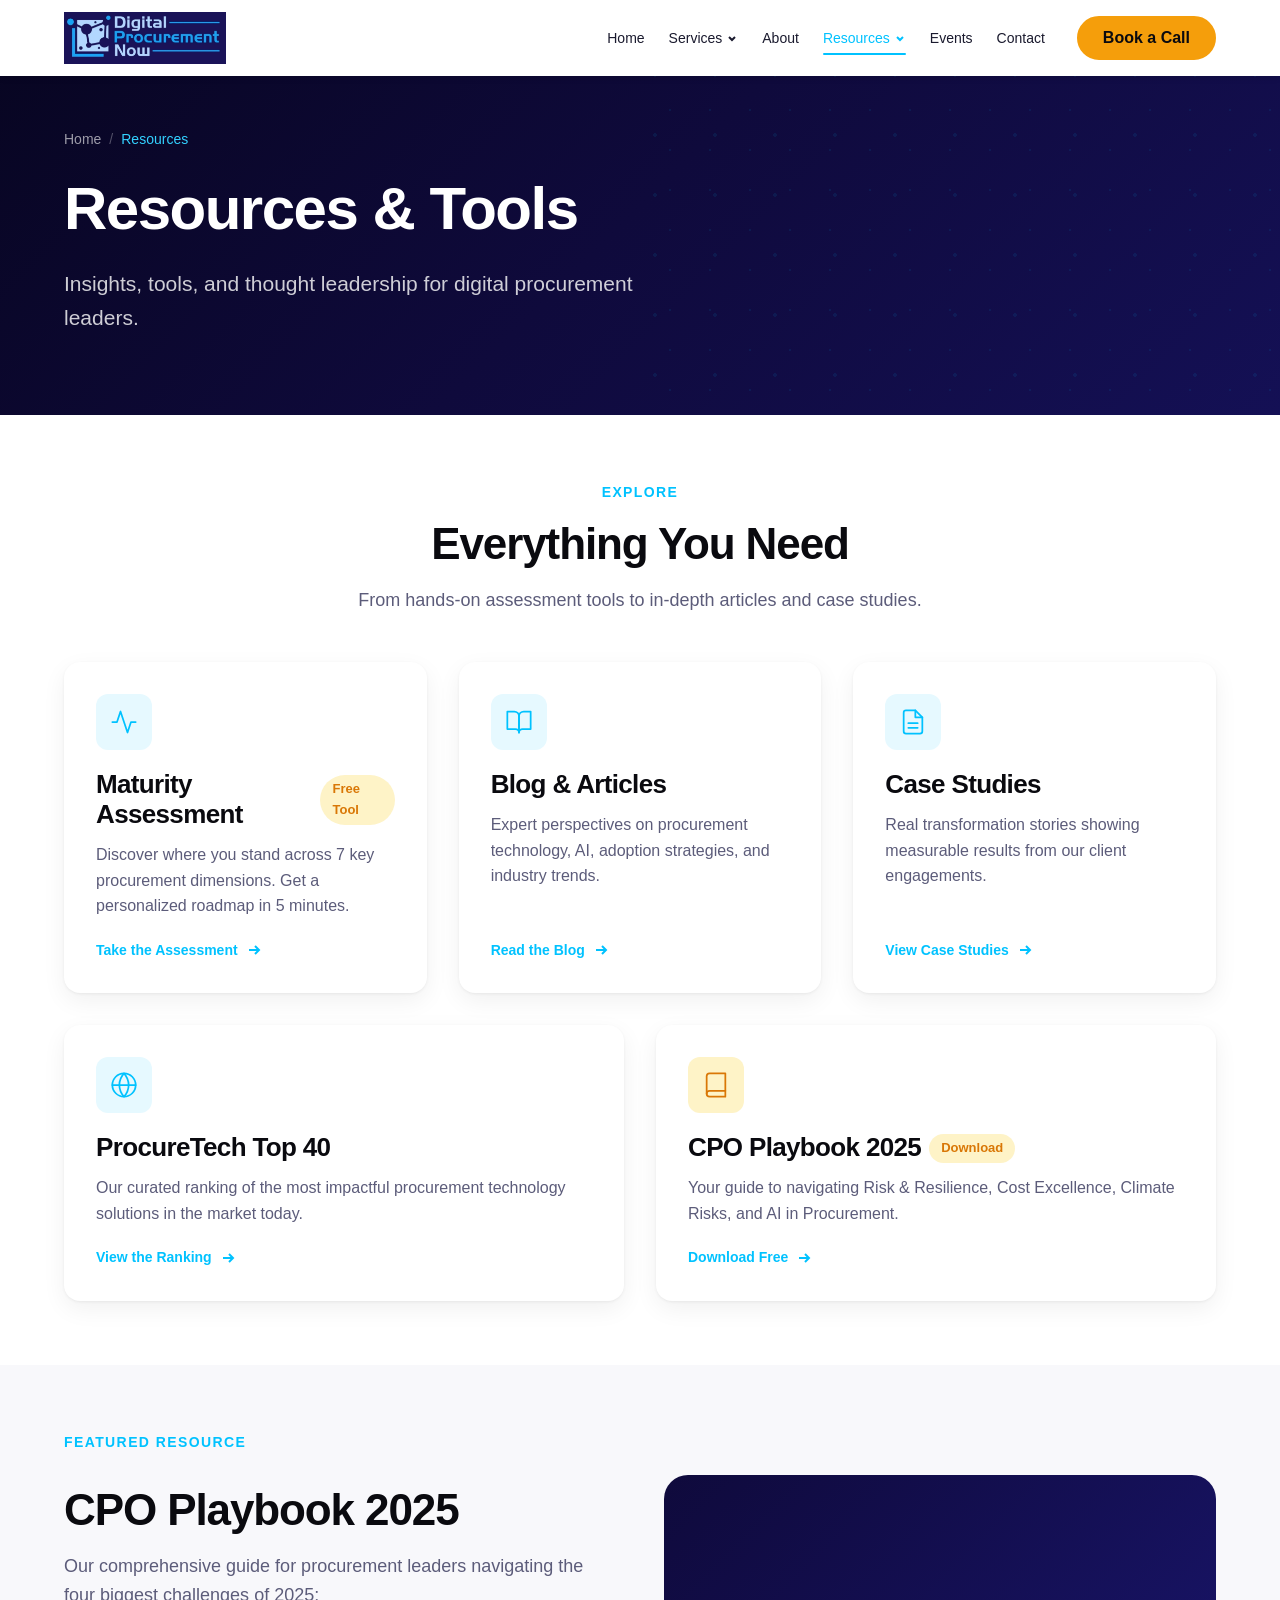
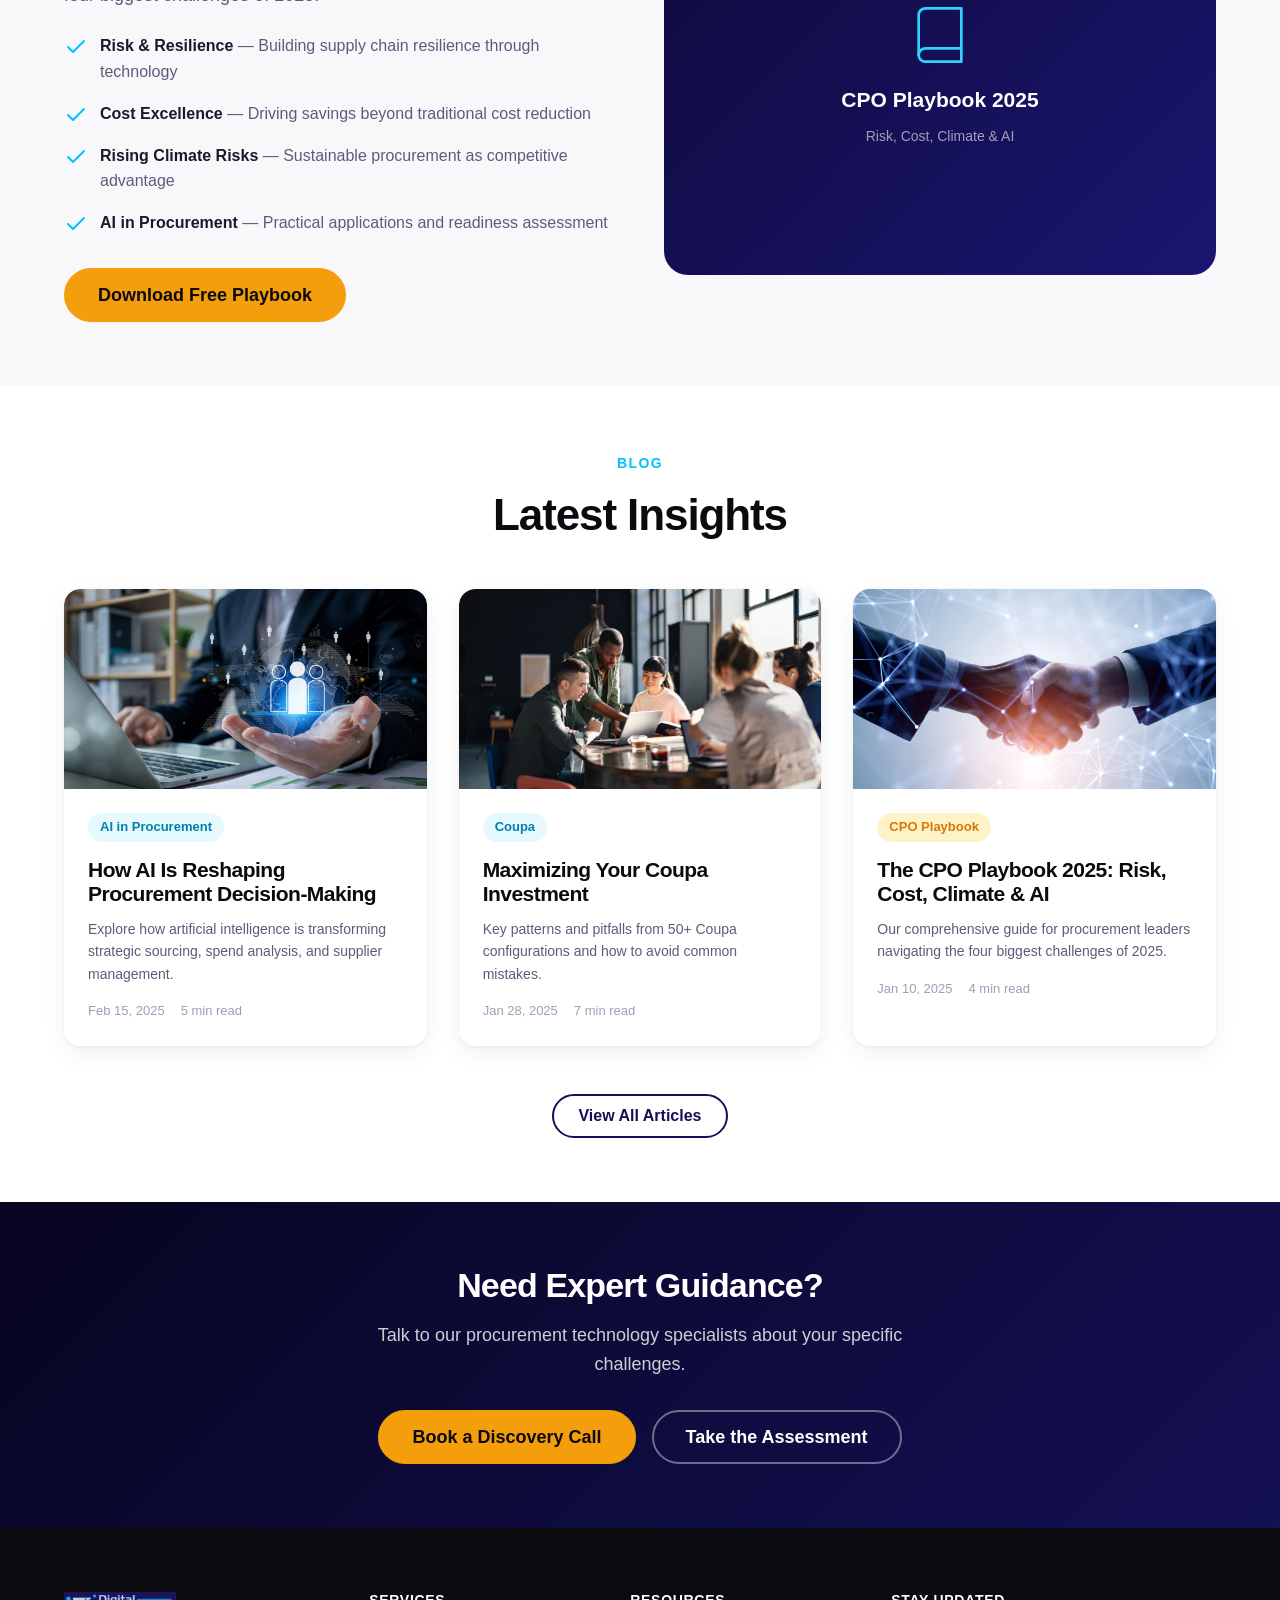
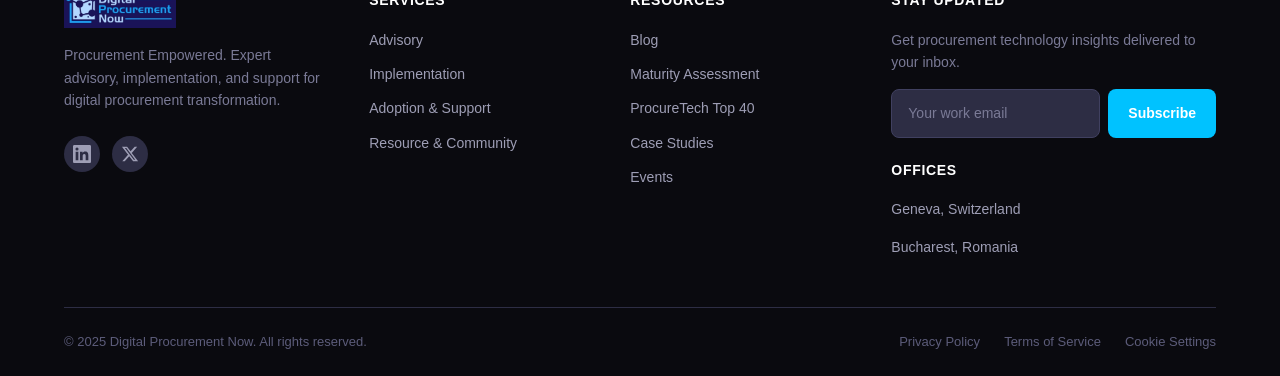
<file: resources.html>
<!DOCTYPE html>
<html lang="en">
<head>
  <meta charset="UTF-8">
  <meta name="viewport" content="width=device-width, initial-scale=1.0">
  <title>Resources & Tools | Digital Procurement Now</title>
  <meta name="description" content="Insights, tools, and thought leadership for digital procurement leaders. Blog, maturity assessment, ProcureTech Top 40, and case studies.">
  <link rel="canonical" href="https://dpnow.ai/resources.html">
  <meta property="og:title" content="Resources & Tools | Digital Procurement Now">
  <meta property="og:description" content="Insights, tools, and thought leadership for digital procurement leaders.">
  <meta property="og:url" content="https://dpnow.ai/resources.html">
  <meta property="og:type" content="website">
  <link rel="icon" href="/assets/images/icons/favicon.svg" type="image/svg+xml">
  <link rel="stylesheet" href="/css/style.css">
</head>
<body>
  <a href="#main" class="skip-link">Skip to main content</a>

  <!-- HEADER -->
  <header class="header header--solid" role="banner">
    <nav class="nav container" aria-label="Primary navigation">
      <a href="/" class="nav__logo" aria-label="Digital Procurement Now - Home">
        <img src="/dpnow.webp" alt="Digital Procurement Now" width="200" height="50">
      </a>
      <button class="nav__toggle" aria-expanded="false" aria-controls="nav-menu" aria-label="Toggle navigation">
        <span class="nav__toggle-bar"></span>
        <span class="nav__toggle-bar"></span>
        <span class="nav__toggle-bar"></span>
      </button>
      <div class="nav__menu" id="nav-menu">
        <ul class="nav__list" role="list">
          <li class="nav__item"><a href="/" class="nav__link">Home</a></li>
          <li class="nav__item nav__item--dropdown">
            <a href="/services.html" class="nav__link" aria-haspopup="true" aria-expanded="false">Services <svg width="12" height="12" viewBox="0 0 12 12" fill="none" stroke="currentColor" stroke-width="2"><path d="M3 5l3 3 3-3"/></svg></a>
            <ul class="nav__dropdown" role="list">
              <li><a href="/services/advisory.html">Advisory</a></li>
              <li><a href="/services/implementation.html">Implementation</a></li>
              <li><a href="/services/adoption.html">Adoption &amp; Support</a></li>
              <li><a href="/services/resource-community.html">Resource &amp; Community</a></li>
            </ul>
          </li>
          <li class="nav__item"><a href="/about.html" class="nav__link">About</a></li>
          <li class="nav__item nav__item--dropdown">
            <a href="/resources.html" class="nav__link nav__link--active" aria-haspopup="true" aria-expanded="false">Resources <svg width="12" height="12" viewBox="0 0 12 12" fill="none" stroke="currentColor" stroke-width="2"><path d="M3 5l3 3 3-3"/></svg></a>
            <ul class="nav__dropdown" role="list">
              <li><a href="/resources/blog/index.html">Blog</a></li>
              <li><a href="/resources/maturity-assessment.html">Maturity Assessment</a></li>
              <li><a href="/resources/procuretech-top-40.html">ProcureTech Top 40</a></li>
              <li><a href="/resources/case-studies/index.html">Case Studies</a></li>
            </ul>
          </li>
          <li class="nav__item"><a href="/events.html" class="nav__link">Events</a></li>
          <li class="nav__item"><a href="/contact.html" class="nav__link">Contact</a></li>
        </ul>
        <a href="/contact.html" class="btn btn--primary nav__cta">Book a Call</a>
      </div>
    </nav>
    <div class="nav-overlay" aria-hidden="true"></div>
  </header>

  <main id="main">
    <!-- HERO -->
    <section class="hero hero--page">
      <div class="hero__bg-pattern" aria-hidden="true"></div>
      <div class="container">
        <div class="hero__content">
          <nav class="breadcrumb" aria-label="Breadcrumb">
            <a href="/">Home</a>
            <span class="breadcrumb__separator">/</span>
            <span class="breadcrumb__current">Resources</span>
          </nav>
          <h1 class="hero__title">Resources &amp; Tools</h1>
          <p class="hero__subtitle">Insights, tools, and thought leadership for digital procurement leaders.</p>
        </div>
      </div>
    </section>

    <!-- RESOURCE CATEGORIES -->
    <section class="section">
      <div class="container">
        <div class="section-header reveal">
          <span class="section-header__label">Explore</span>
          <h2 class="section-header__title">Everything You Need</h2>
          <p class="section-header__text">From hands-on assessment tools to in-depth articles and case studies.</p>
        </div>
        <div class="grid grid--3">
          <!-- Maturity Assessment -->
          <a href="/resources/maturity-assessment.html" class="card card--service reveal reveal--delay-1" style="text-decoration:none;">
            <div class="card__icon">
              <svg width="28" height="28" viewBox="0 0 24 24" fill="none" stroke="currentColor" stroke-width="1.5" stroke-linecap="round" stroke-linejoin="round"><path d="M22 12h-4l-3 9L9 3l-3 9H2"/></svg>
            </div>
            <div style="display:flex;gap:var(--space-2);align-items:center;margin-bottom:var(--space-3);">
              <h3 class="card__title mb-0">Maturity Assessment</h3>
              <span class="badge badge--signal">Free Tool</span>
            </div>
            <p class="card__description">Discover where you stand across 7 key procurement dimensions. Get a personalized roadmap in 5 minutes.</p>
            <span class="card__link">Take the Assessment <svg width="16" height="16" viewBox="0 0 16 16" fill="none" stroke="currentColor" stroke-width="2"><path d="M3 8h10M9 4l4 4-4 4"/></svg></span>
          </a>
          <!-- Blog -->
          <a href="/resources/blog/index.html" class="card card--service reveal reveal--delay-2" style="text-decoration:none;">
            <div class="card__icon">
              <svg width="28" height="28" viewBox="0 0 24 24" fill="none" stroke="currentColor" stroke-width="1.5" stroke-linecap="round" stroke-linejoin="round"><path d="M2 3h6a4 4 0 0 1 4 4v14a3 3 0 0 0-3-3H2z"/><path d="M22 3h-6a4 4 0 0 0-4 4v14a3 3 0 0 1 3-3h7z"/></svg>
            </div>
            <h3 class="card__title">Blog &amp; Articles</h3>
            <p class="card__description">Expert perspectives on procurement technology, AI, adoption strategies, and industry trends.</p>
            <span class="card__link">Read the Blog <svg width="16" height="16" viewBox="0 0 16 16" fill="none" stroke="currentColor" stroke-width="2"><path d="M3 8h10M9 4l4 4-4 4"/></svg></span>
          </a>
          <!-- Case Studies -->
          <a href="/resources/case-studies/index.html" class="card card--service reveal reveal--delay-3" style="text-decoration:none;">
            <div class="card__icon">
              <svg width="28" height="28" viewBox="0 0 24 24" fill="none" stroke="currentColor" stroke-width="1.5" stroke-linecap="round" stroke-linejoin="round"><path d="M14 2H6a2 2 0 0 0-2 2v16a2 2 0 0 0 2 2h12a2 2 0 0 0 2-2V8z"/><polyline points="14 2 14 8 20 8"/><line x1="16" y1="13" x2="8" y2="13"/><line x1="16" y1="17" x2="8" y2="17"/></svg>
            </div>
            <h3 class="card__title">Case Studies</h3>
            <p class="card__description">Real transformation stories showing measurable results from our client engagements.</p>
            <span class="card__link">View Case Studies <svg width="16" height="16" viewBox="0 0 16 16" fill="none" stroke="currentColor" stroke-width="2"><path d="M3 8h10M9 4l4 4-4 4"/></svg></span>
          </a>
        </div>
        <div class="grid grid--2 mt-8">
          <!-- ProcureTech Top 40 -->
          <a href="/resources/procuretech-top-40.html" class="card card--service reveal" style="text-decoration:none;">
            <div class="card__icon">
              <svg width="28" height="28" viewBox="0 0 24 24" fill="none" stroke="currentColor" stroke-width="1.5" stroke-linecap="round" stroke-linejoin="round"><circle cx="12" cy="12" r="10"/><line x1="2" y1="12" x2="22" y2="12"/><path d="M12 2a15.3 15.3 0 0 1 4 10 15.3 15.3 0 0 1-4 10 15.3 15.3 0 0 1-4-10 15.3 15.3 0 0 1 4-10z"/></svg>
            </div>
            <h3 class="card__title">ProcureTech Top 40</h3>
            <p class="card__description">Our curated ranking of the most impactful procurement technology solutions in the market today.</p>
            <span class="card__link">View the Ranking <svg width="16" height="16" viewBox="0 0 16 16" fill="none" stroke="currentColor" stroke-width="2"><path d="M3 8h10M9 4l4 4-4 4"/></svg></span>
          </a>
          <!-- CPO Playbook -->
          <div class="card card--service reveal" style="cursor:pointer;" onclick="document.querySelector('[data-modal-open=&quot;playbook-modal&quot;]').click();">
            <div class="card__icon" style="background:var(--color-signal-100);color:var(--color-signal-600);">
              <svg width="28" height="28" viewBox="0 0 24 24" fill="none" stroke="currentColor" stroke-width="1.5" stroke-linecap="round" stroke-linejoin="round"><path d="M4 19.5A2.5 2.5 0 0 1 6.5 17H20"/><path d="M6.5 2H20v20H6.5A2.5 2.5 0 0 1 4 19.5v-15A2.5 2.5 0 0 1 6.5 2z"/></svg>
            </div>
            <div style="display:flex;gap:var(--space-2);align-items:center;margin-bottom:var(--space-3);">
              <h3 class="card__title mb-0">CPO Playbook 2025</h3>
              <span class="badge badge--signal">Download</span>
            </div>
            <p class="card__description">Your guide to navigating Risk & Resilience, Cost Excellence, Climate Risks, and AI in Procurement.</p>
            <span class="card__link" data-modal-open="playbook-modal">Download Free <svg width="16" height="16" viewBox="0 0 16 16" fill="none" stroke="currentColor" stroke-width="2"><path d="M3 8h10M9 4l4 4-4 4"/></svg></span>
          </div>
        </div>
      </div>
    </section>

    <!-- FEATURED: CPO PLAYBOOK -->
    <section class="section section--alt">
      <div class="container">
        <div class="split split--50-50 reveal">
          <div>
            <span class="section-header__label">Featured Resource</span>
            <h2 class="mt-4">CPO Playbook 2025</h2>
            <p class="mt-4 text-lg">Our comprehensive guide for procurement leaders navigating the four biggest challenges of 2025:</p>
            <div class="feature-list mt-6">
              <div class="feature-list__item">
                <svg class="feature-list__icon" width="24" height="24" viewBox="0 0 24 24" fill="none" stroke="currentColor" stroke-width="2" stroke-linecap="round" stroke-linejoin="round"><path d="M20 6L9 17l-5-5"/></svg>
                <span class="feature-list__text"><strong>Risk & Resilience</strong> — Building supply chain resilience through technology</span>
              </div>
              <div class="feature-list__item">
                <svg class="feature-list__icon" width="24" height="24" viewBox="0 0 24 24" fill="none" stroke="currentColor" stroke-width="2" stroke-linecap="round" stroke-linejoin="round"><path d="M20 6L9 17l-5-5"/></svg>
                <span class="feature-list__text"><strong>Cost Excellence</strong> — Driving savings beyond traditional cost reduction</span>
              </div>
              <div class="feature-list__item">
                <svg class="feature-list__icon" width="24" height="24" viewBox="0 0 24 24" fill="none" stroke="currentColor" stroke-width="2" stroke-linecap="round" stroke-linejoin="round"><path d="M20 6L9 17l-5-5"/></svg>
                <span class="feature-list__text"><strong>Rising Climate Risks</strong> — Sustainable procurement as competitive advantage</span>
              </div>
              <div class="feature-list__item">
                <svg class="feature-list__icon" width="24" height="24" viewBox="0 0 24 24" fill="none" stroke="currentColor" stroke-width="2" stroke-linecap="round" stroke-linejoin="round"><path d="M20 6L9 17l-5-5"/></svg>
                <span class="feature-list__text"><strong>AI in Procurement</strong> — Practical applications and readiness assessment</span>
              </div>
            </div>
            <div class="mt-8">
              <a href="#" class="btn btn--primary btn--lg" data-modal-open="playbook-modal">Download Free Playbook</a>
            </div>
          </div>
          <div class="playbook-cover">
            <div>
              <svg width="64" height="64" viewBox="0 0 24 24" fill="none" stroke="currentColor" stroke-width="1" stroke-linecap="round" stroke-linejoin="round"><path d="M4 19.5A2.5 2.5 0 0 1 6.5 17H20"/><path d="M6.5 2H20v20H6.5A2.5 2.5 0 0 1 4 19.5v-15A2.5 2.5 0 0 1 6.5 2z"/></svg>
              <p class="playbook-cover__title mt-4">CPO Playbook 2025</p>
              <p class="playbook-cover__subtitle">Risk, Cost, Climate &amp; AI</p>
            </div>
          </div>
        </div>
      </div>
    </section>

    <!-- LATEST BLOG POSTS -->
    <section class="section">
      <div class="container">
        <div class="section-header reveal">
          <span class="section-header__label">Blog</span>
          <h2 class="section-header__title">Latest Insights</h2>
        </div>
        <div class="grid grid--3">
          <article class="card card--blog reveal reveal--delay-1">
            <img src="/assets/images/blog/digital-transformation.jpg" alt="AI reshaping procurement" class="card__image" loading="lazy">
            <div class="card__body">
              <span class="badge">AI in Procurement</span>
              <h3 class="card__title mt-4"><a href="/resources/blog/index.html">How AI Is Reshaping Procurement Decision-Making</a></h3>
              <p class="card__excerpt">Explore how artificial intelligence is transforming strategic sourcing, spend analysis, and supplier management.</p>
              <div class="card__meta mt-4">
                <time datetime="2025-02-15">Feb 15, 2025</time>
                <span>5 min read</span>
              </div>
            </div>
          </article>
          <article class="card card--blog reveal reveal--delay-2">
            <img src="/assets/images/blog/team-collaboration.jpg" alt="Team collaborating on Coupa implementation" class="card__image" loading="lazy">
            <div class="card__body">
              <span class="badge">Coupa</span>
              <h3 class="card__title mt-4"><a href="/resources/blog/index.html">Maximizing Your Coupa Investment</a></h3>
              <p class="card__excerpt">Key patterns and pitfalls from 50+ Coupa configurations and how to avoid common mistakes.</p>
              <div class="card__meta mt-4">
                <time datetime="2025-01-28">Jan 28, 2025</time>
                <span>7 min read</span>
              </div>
            </div>
          </article>
          <article class="card card--blog reveal reveal--delay-3">
            <img src="/assets/images/blog/digital-partnership.jpg" alt="Strategic procurement partnership" class="card__image" loading="lazy">
            <div class="card__body">
              <span class="badge badge--signal">CPO Playbook</span>
              <h3 class="card__title mt-4"><a href="/resources/blog/index.html">The CPO Playbook 2025: Risk, Cost, Climate &amp; AI</a></h3>
              <p class="card__excerpt">Our comprehensive guide for procurement leaders navigating the four biggest challenges of 2025.</p>
              <div class="card__meta mt-4">
                <time datetime="2025-01-10">Jan 10, 2025</time>
                <span>4 min read</span>
              </div>
            </div>
          </article>
        </div>
        <div class="text-center mt-12 reveal">
          <a href="/resources/blog/index.html" class="btn btn--outline">View All Articles</a>
        </div>
      </div>
    </section>

    <!-- CTA BANNER -->
    <section class="cta-banner cta-banner--dark">
      <div class="container">
        <h2 class="cta-banner__title">Need Expert Guidance?</h2>
        <p class="cta-banner__text">Talk to our procurement technology specialists about your specific challenges.</p>
        <div class="cta-banner__actions">
          <a href="/contact.html" class="btn btn--primary btn--lg">Book a Discovery Call</a>
          <a href="/resources/maturity-assessment.html" class="btn btn--outline-light btn--lg">Take the Assessment</a>
        </div>
      </div>
    </section>
  </main>

  <!-- FOOTER -->
  <footer class="footer" role="contentinfo">
    <div class="container">
      <div class="footer__grid">
        <div class="footer__brand">
          <a href="/" class="footer__logo"><img src="/dpnow.webp" alt="DPNow" width="160" height="40"></a>
          <p class="footer__tagline">Procurement Empowered. Expert advisory, implementation, and support for digital procurement transformation.</p>
          <div class="footer__social">
            <a href="#" aria-label="LinkedIn"><svg width="18" height="18" viewBox="0 0 24 24" fill="currentColor"><path d="M20.447 20.452h-3.554v-5.569c0-1.328-.027-3.037-1.852-3.037-1.853 0-2.136 1.445-2.136 2.939v5.667H9.351V9h3.414v1.561h.046c.477-.9 1.637-1.85 3.37-1.85 3.601 0 4.267 2.37 4.267 5.455v6.286zM5.337 7.433a2.062 2.062 0 0 1-2.063-2.065 2.064 2.064 0 1 1 2.063 2.065zm1.782 13.019H3.555V9h3.564v11.452zM22.225 0H1.771C.792 0 0 .774 0 1.729v20.542C0 23.227.792 24 1.771 24h20.451C23.2 24 24 23.227 24 22.271V1.729C24 .774 23.2 0 22.222 0h.003z"/></svg></a>
            <a href="#" aria-label="Twitter"><svg width="18" height="18" viewBox="0 0 24 24" fill="currentColor"><path d="M18.244 2.25h3.308l-7.227 8.26 8.502 11.24H16.17l-5.214-6.817L4.99 21.75H1.68l7.73-8.835L1.254 2.25H8.08l4.713 6.231zm-1.161 17.52h1.833L7.084 4.126H5.117z"/></svg></a>
          </div>
        </div>
        <div>
          <h3 class="footer__heading">Services</h3>
          <nav class="footer__links" aria-label="Services"><a href="/services/advisory.html">Advisory</a><a href="/services/implementation.html">Implementation</a><a href="/services/adoption.html">Adoption &amp; Support</a><a href="/services/resource-community.html">Resource &amp; Community</a></nav>
        </div>
        <div>
          <h3 class="footer__heading">Resources</h3>
          <nav class="footer__links" aria-label="Resources"><a href="/resources/blog/index.html">Blog</a><a href="/resources/maturity-assessment.html">Maturity Assessment</a><a href="/resources/procuretech-top-40.html">ProcureTech Top 40</a><a href="/resources/case-studies/index.html">Case Studies</a><a href="/events.html">Events</a></nav>
        </div>
        <div>
          <h3 class="footer__heading">Stay Updated</h3>
          <p class="footer__tagline mb-4">Get procurement technology insights delivered to your inbox.</p>
          <form class="footer__newsletter-form" name="newsletter" method="POST" data-netlify="true" netlify-honeypot="bot-field">
            <input type="hidden" name="form-name" value="newsletter">
            <p class="sr-only"><label>Don't fill this out: <input name="bot-field"></label></p>
            <input type="email" name="email" placeholder="Your work email" required aria-label="Email address">
            <button type="submit">Subscribe</button>
          </form>
          <div class="mt-6">
            <h3 class="footer__heading">Offices</h3>
            <p class="text-sm color-muted">Geneva, Switzerland</p>
            <p class="text-sm color-muted">Bucharest, Romania</p>
          </div>
        </div>
      </div>
      <div class="footer__bottom">
        <p class="footer__copyright">&copy; 2025 Digital Procurement Now. All rights reserved.</p>
        <div class="footer__legal"><a href="#">Privacy Policy</a><a href="#">Terms of Service</a><a href="#">Cookie Settings</a></div>
      </div>
    </div>
  </footer>

  <!-- PLAYBOOK MODAL -->
  <div class="modal" id="playbook-modal" role="dialog" aria-modal="true" aria-labelledby="playbook-modal-title" hidden>
    <div class="modal__overlay" data-modal-close></div>
    <div class="modal__content">
      <button class="modal__close" aria-label="Close dialog" data-modal-close>&times;</button>
      <h2 id="playbook-modal-title" class="modal__title">Download CPO Playbook 2025</h2>
      <p class="modal__text">Get actionable insights on Risk & Resilience, Cost Excellence, Climate Risks, and AI in Procurement.</p>
      <form class="form" name="playbook-download" method="POST" data-netlify="true" data-validate netlify-honeypot="bot-field">
        <input type="hidden" name="form-name" value="playbook-download">
        <p class="sr-only"><label>Don't fill this out: <input name="bot-field"></label></p>
        <div class="form__group">
          <label class="form__label" for="playbook-name">Full Name</label>
          <input class="form__input" type="text" id="playbook-name" name="name" required>
        </div>
        <div class="form__group">
          <label class="form__label" for="playbook-email">Work Email</label>
          <input class="form__input" type="email" id="playbook-email" name="email" required>
        </div>
        <button type="submit" class="btn btn--primary w-full">Get Your Free Copy</button>
      </form>
    </div>
  </div>

  <script src="/js/main.js" defer></script>
  <script src="/js/scroll-animations.js" defer></script>
  <script src="/js/modal.js" defer></script>
</body>
</html>
</file>
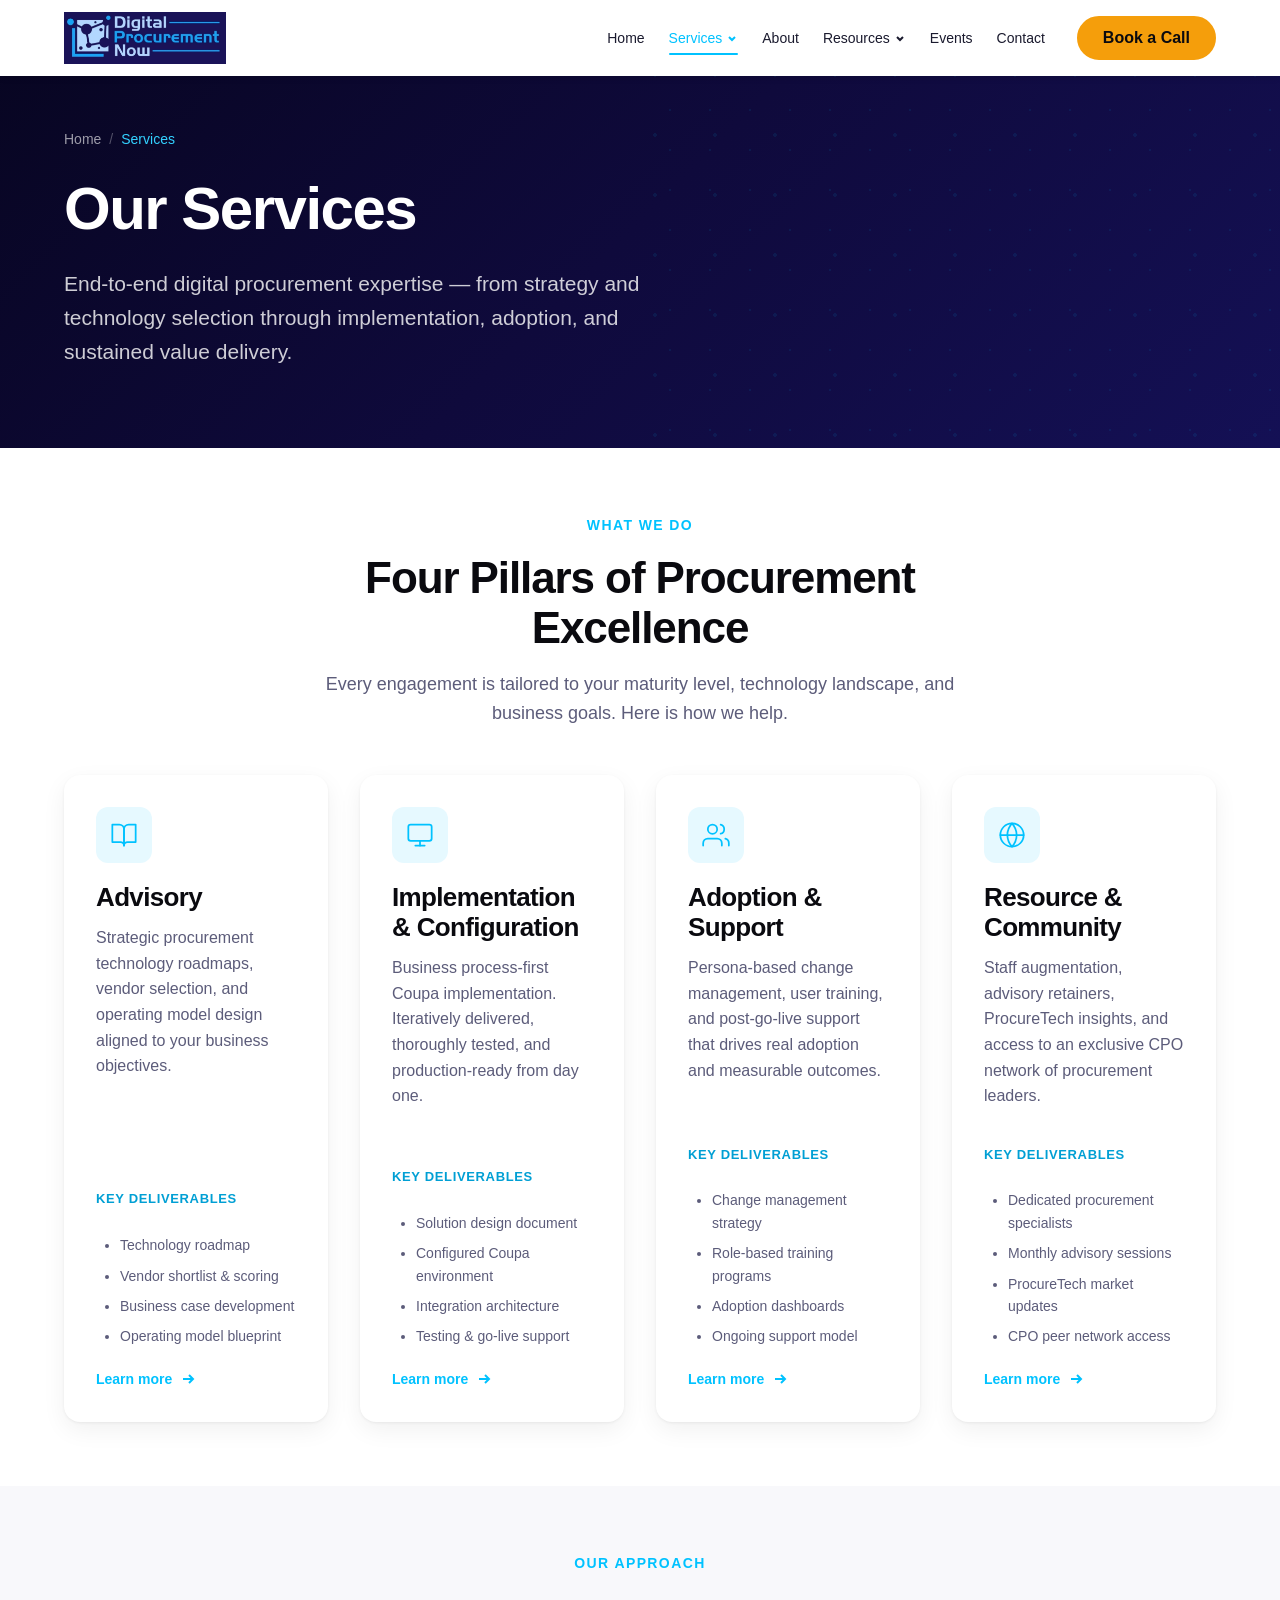
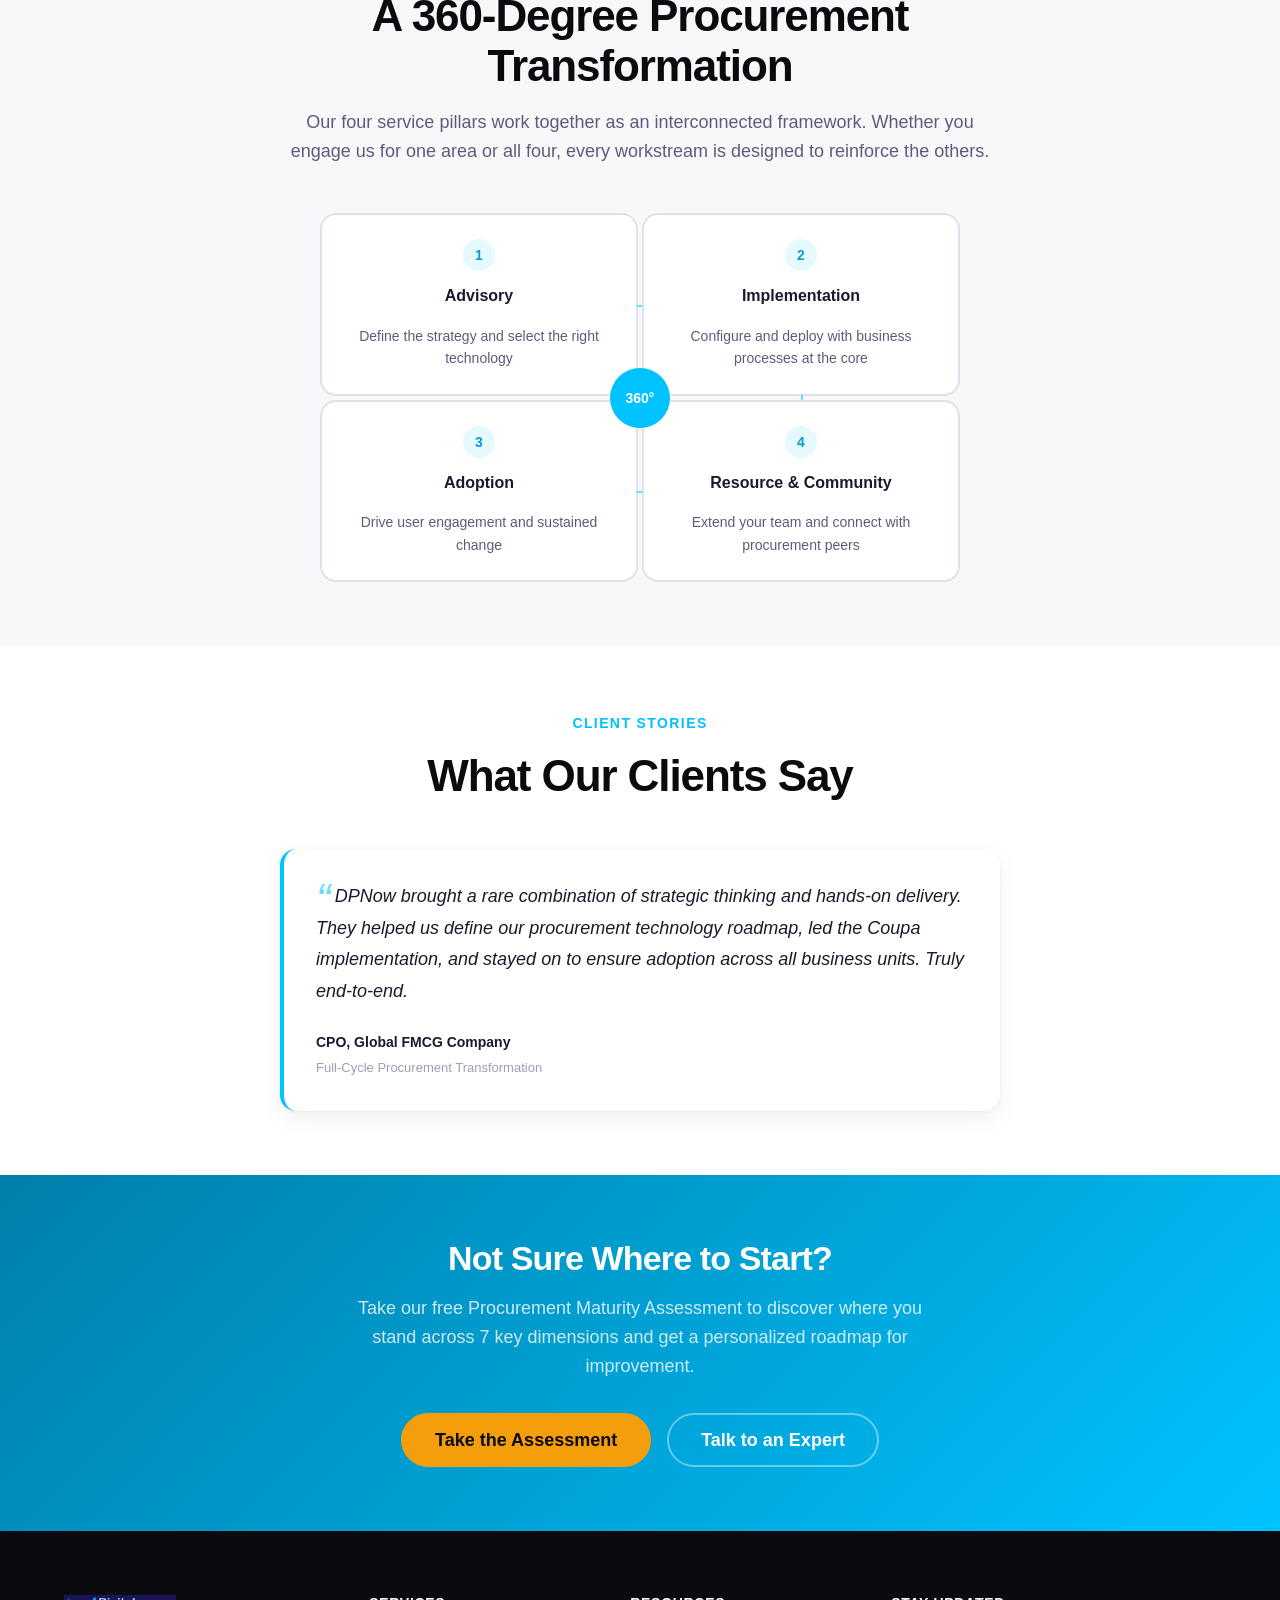
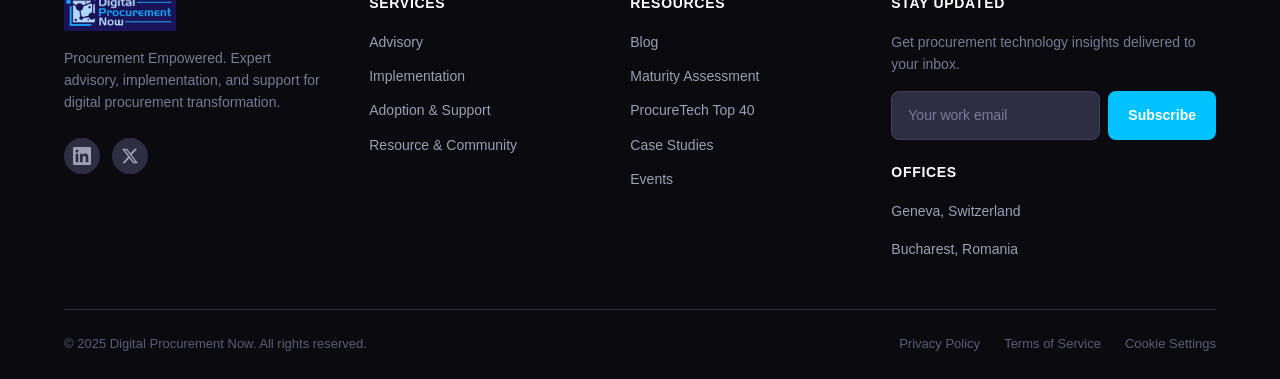
<file: services.html>
<!DOCTYPE html>
<html lang="en">
<head>
  <meta charset="UTF-8">
  <meta name="viewport" content="width=device-width, initial-scale=1.0">
  <title>Our Services | Digital Procurement Now</title>
  <meta name="description" content="End-to-end digital procurement expertise — from strategic advisory and Coupa implementation to adoption support and community. Discover how DPNow empowers procurement leaders.">
  <link rel="canonical" href="https://dpnow.ai/services.html">
  <meta property="og:title" content="Our Services | Digital Procurement Now">
  <meta property="og:description" content="End-to-end digital procurement expertise — from strategic advisory and Coupa implementation to adoption support and community.">
  <meta property="og:url" content="https://dpnow.ai/services.html">
  <meta property="og:type" content="website">
  <meta property="og:site_name" content="Digital Procurement Now">
  <meta name="twitter:card" content="summary_large_image">
  <link rel="icon" href="/assets/images/icons/favicon.svg" type="image/svg+xml">
  <link rel="stylesheet" href="/css/style.css">
  <script type="application/ld+json">
  {
    "@context": "https://schema.org",
    "@type": "Service",
    "provider": {
      "@type": "Organization",
      "name": "Digital Procurement Now",
      "url": "https://dpnow.ai"
    },
    "name": "Digital Procurement Services",
    "description": "End-to-end digital procurement expertise — advisory, implementation, adoption, and community services.",
    "url": "https://dpnow.ai/services.html"
  }
  </script>
  <style>
    /* 360-degree approach visual */
    .approach-visual {
      display: grid;
      grid-template-columns: 1fr 1fr;
      gap: var(--space-1);
      max-width: 640px;
      margin-inline: auto;
      position: relative;
    }

    .approach-visual::before {
      content: '';
      position: absolute;
      top: 50%;
      left: 50%;
      width: 60px;
      height: 60px;
      transform: translate(-50%, -50%);
      border-radius: 50%;
      background: var(--color-accent-500);
      z-index: 2;
    }

    .approach-visual::after {
      content: '360\00B0';
      position: absolute;
      top: 50%;
      left: 50%;
      transform: translate(-50%, -50%);
      color: var(--color-white);
      font-weight: var(--weight-bold);
      font-size: var(--text-sm);
      z-index: 3;
    }

    .approach-box {
      background: var(--color-white);
      border: 2px solid var(--color-neutral-200);
      border-radius: var(--radius-xl);
      padding: var(--space-6);
      text-align: center;
      transition: border-color var(--transition-fast), box-shadow var(--transition-fast);
      position: relative;
    }

    .approach-box:hover {
      border-color: var(--color-accent-400);
      box-shadow: var(--shadow-lg);
    }

    .approach-box__number {
      display: inline-flex;
      align-items: center;
      justify-content: center;
      width: 32px;
      height: 32px;
      border-radius: 50%;
      background: var(--color-accent-50);
      color: var(--color-accent-600);
      font-weight: var(--weight-bold);
      font-size: var(--text-sm);
      margin-bottom: var(--space-3);
    }

    .approach-box__title {
      font-size: var(--text-base);
      font-weight: var(--weight-semibold);
      color: var(--text-primary);
      margin-bottom: var(--space-2);
    }

    .approach-box__desc {
      font-size: var(--text-sm);
      color: var(--text-secondary);
      line-height: var(--leading-normal);
    }

    /* Connector lines */
    .approach-box:nth-child(1)::after,
    .approach-box:nth-child(2)::after,
    .approach-box:nth-child(3)::after,
    .approach-box:nth-child(4)::after {
      content: '';
      position: absolute;
      background: var(--color-accent-300);
    }

    .approach-box:nth-child(1)::after {
      right: -1px;
      top: 50%;
      width: 20%;
      height: 2px;
      transform: translateX(100%);
    }

    .approach-box:nth-child(2)::after {
      bottom: -1px;
      left: 50%;
      width: 2px;
      height: 20%;
      transform: translateY(100%);
    }

    .approach-box:nth-child(3)::after {
      right: -1px;
      top: 50%;
      width: 20%;
      height: 2px;
      transform: translateX(100%);
    }

    @media (max-width: 640px) {
      .approach-visual {
        grid-template-columns: 1fr;
        gap: var(--space-4);
      }

      .approach-visual::before,
      .approach-visual::after {
        display: none;
      }

      .approach-box::after {
        display: none !important;
      }
    }

    /* Extended service card with deliverables */
    .card--service-expanded {
      position: relative;
      display: flex;
      flex-direction: column;
    }

    .card--service-expanded .card__deliverables-label {
      font-size: var(--text-xs);
      font-weight: var(--weight-semibold);
      text-transform: uppercase;
      letter-spacing: var(--tracking-wide);
      color: var(--color-accent-600);
      margin-bottom: var(--space-2);
      margin-top: var(--space-4);
    }

    .card--service-expanded .prose ul {
      margin-bottom: var(--space-5);
    }

    .card--service-expanded .prose li {
      font-size: var(--text-sm);
      color: var(--text-secondary);
    }
  </style>
</head>
<body>
  <a href="#main" class="skip-link">Skip to main content</a>

  <!-- ====== HEADER ====== -->
  <header class="header header--solid" role="banner">
    <nav class="nav container" aria-label="Primary navigation">
      <a href="/" class="nav__logo" aria-label="Digital Procurement Now - Home">
        <img src="/dpnow.webp" alt="Digital Procurement Now" width="200" height="50">
      </a>
      <button class="nav__toggle" aria-expanded="false" aria-controls="nav-menu" aria-label="Toggle navigation">
        <span class="nav__toggle-bar"></span>
        <span class="nav__toggle-bar"></span>
        <span class="nav__toggle-bar"></span>
      </button>
      <div class="nav__menu" id="nav-menu">
        <ul class="nav__list" role="list">
          <li class="nav__item">
            <a href="/" class="nav__link">Home</a>
          </li>
          <li class="nav__item nav__item--dropdown">
            <a href="/services.html" class="nav__link nav__link--active" aria-haspopup="true" aria-expanded="false">
              Services
              <svg width="12" height="12" viewBox="0 0 12 12" fill="none" stroke="currentColor" stroke-width="2"><path d="M3 5l3 3 3-3"/></svg>
            </a>
            <ul class="nav__dropdown" role="list">
              <li><a href="/services/advisory.html">Advisory</a></li>
              <li><a href="/services/implementation.html">Implementation</a></li>
              <li><a href="/services/adoption.html">Adoption &amp; Support</a></li>
              <li><a href="/services/resource-community.html">Resource &amp; Community</a></li>
            </ul>
          </li>
          <li class="nav__item">
            <a href="/about.html" class="nav__link">About</a>
          </li>
          <li class="nav__item nav__item--dropdown">
            <a href="/resources.html" class="nav__link" aria-haspopup="true" aria-expanded="false">
              Resources
              <svg width="12" height="12" viewBox="0 0 12 12" fill="none" stroke="currentColor" stroke-width="2"><path d="M3 5l3 3 3-3"/></svg>
            </a>
            <ul class="nav__dropdown" role="list">
              <li><a href="/resources/blog/index.html">Blog</a></li>
              <li><a href="/resources/maturity-assessment.html">Maturity Assessment</a></li>
              <li><a href="/resources/procuretech-top-40.html">ProcureTech Top 40</a></li>
              <li><a href="/resources/case-studies/index.html">Case Studies</a></li>
            </ul>
          </li>
          <li class="nav__item">
            <a href="/events.html" class="nav__link">Events</a>
          </li>
          <li class="nav__item">
            <a href="/contact.html" class="nav__link">Contact</a>
          </li>
        </ul>
        <a href="/contact.html" class="btn btn--primary nav__cta">Book a Call</a>
      </div>
    </nav>
    <div class="nav-overlay" aria-hidden="true"></div>
  </header>

  <main id="main">
    <!-- ====== PAGE HERO ====== -->
    <section class="hero hero--page">
      <div class="hero__bg-pattern" aria-hidden="true"></div>
      <div class="container">
        <div class="hero__content">
          <nav class="breadcrumb" aria-label="Breadcrumb">
            <a href="/">Home</a>
            <span class="breadcrumb__separator" aria-hidden="true">/</span>
            <span class="breadcrumb__current">Services</span>
          </nav>
          <h1 class="hero__title">Our Services</h1>
          <p class="hero__subtitle">
            End-to-end digital procurement expertise — from strategy and technology selection through implementation, adoption, and sustained value delivery.
          </p>
        </div>
      </div>
    </section>

    <!-- ====== SERVICES GRID ====== -->
    <section class="section" id="services">
      <div class="container">
        <div class="section-header reveal">
          <span class="section-header__label">What We Do</span>
          <h2 class="section-header__title">Four Pillars of Procurement Excellence</h2>
          <p class="section-header__text">
            Every engagement is tailored to your maturity level, technology landscape, and business goals. Here is how we help.
          </p>
        </div>
        <div class="grid grid--4">

          <!-- Advisory -->
          <article class="card card--service card--service-expanded reveal reveal--delay-1">
            <div class="card__icon">
              <svg width="28" height="28" viewBox="0 0 24 24" fill="none" stroke="currentColor" stroke-width="1.5" stroke-linecap="round" stroke-linejoin="round"><path d="M2 3h6a4 4 0 0 1 4 4v14a3 3 0 0 0-3-3H2z"/><path d="M22 3h-6a4 4 0 0 0-4 4v14a3 3 0 0 1 3-3h7z"/></svg>
            </div>
            <h3 class="card__title">Advisory</h3>
            <p class="card__description">Strategic procurement technology roadmaps, vendor selection, and operating model design aligned to your business objectives.</p>
            <span class="card__deliverables-label">Key Deliverables</span>
            <div class="prose">
              <ul>
                <li>Technology roadmap</li>
                <li>Vendor shortlist &amp; scoring</li>
                <li>Business case development</li>
                <li>Operating model blueprint</li>
              </ul>
            </div>
            <a href="/services/advisory.html" class="card__link">
              Learn more
              <svg width="16" height="16" viewBox="0 0 16 16" fill="none" stroke="currentColor" stroke-width="2"><path d="M3 8h10M9 4l4 4-4 4"/></svg>
            </a>
          </article>

          <!-- Implementation & Configuration -->
          <article class="card card--service card--service-expanded reveal reveal--delay-2">
            <div class="card__icon">
              <svg width="28" height="28" viewBox="0 0 24 24" fill="none" stroke="currentColor" stroke-width="1.5" stroke-linecap="round" stroke-linejoin="round"><rect x="2" y="3" width="20" height="14" rx="2"/><path d="M8 21h8"/><path d="M12 17v4"/></svg>
            </div>
            <h3 class="card__title">Implementation &amp; Configuration</h3>
            <p class="card__description">Business process-first Coupa implementation. Iteratively delivered, thoroughly tested, and production-ready from day one.</p>
            <span class="card__deliverables-label">Key Deliverables</span>
            <div class="prose">
              <ul>
                <li>Solution design document</li>
                <li>Configured Coupa environment</li>
                <li>Integration architecture</li>
                <li>Testing &amp; go-live support</li>
              </ul>
            </div>
            <a href="/services/implementation.html" class="card__link">
              Learn more
              <svg width="16" height="16" viewBox="0 0 16 16" fill="none" stroke="currentColor" stroke-width="2"><path d="M3 8h10M9 4l4 4-4 4"/></svg>
            </a>
          </article>

          <!-- Adoption & Support -->
          <article class="card card--service card--service-expanded reveal reveal--delay-3">
            <div class="card__icon">
              <svg width="28" height="28" viewBox="0 0 24 24" fill="none" stroke="currentColor" stroke-width="1.5" stroke-linecap="round" stroke-linejoin="round"><path d="M17 21v-2a4 4 0 0 0-4-4H5a4 4 0 0 0-4 4v2"/><circle cx="9" cy="7" r="4"/><path d="M23 21v-2a4 4 0 0 0-3-3.87"/><path d="M16 3.13a4 4 0 0 1 0 7.75"/></svg>
            </div>
            <h3 class="card__title">Adoption &amp; Support</h3>
            <p class="card__description">Persona-based change management, user training, and post-go-live support that drives real adoption and measurable outcomes.</p>
            <span class="card__deliverables-label">Key Deliverables</span>
            <div class="prose">
              <ul>
                <li>Change management strategy</li>
                <li>Role-based training programs</li>
                <li>Adoption dashboards</li>
                <li>Ongoing support model</li>
              </ul>
            </div>
            <a href="/services/adoption.html" class="card__link">
              Learn more
              <svg width="16" height="16" viewBox="0 0 16 16" fill="none" stroke="currentColor" stroke-width="2"><path d="M3 8h10M9 4l4 4-4 4"/></svg>
            </a>
          </article>

          <!-- Resource & Community -->
          <article class="card card--service card--service-expanded reveal reveal--delay-4">
            <div class="card__icon">
              <svg width="28" height="28" viewBox="0 0 24 24" fill="none" stroke="currentColor" stroke-width="1.5" stroke-linecap="round" stroke-linejoin="round"><circle cx="12" cy="12" r="10"/><line x1="2" y1="12" x2="22" y2="12"/><path d="M12 2a15.3 15.3 0 0 1 4 10 15.3 15.3 0 0 1-4 10 15.3 15.3 0 0 1-4-10 15.3 15.3 0 0 1 4-10z"/></svg>
            </div>
            <h3 class="card__title">Resource &amp; Community</h3>
            <p class="card__description">Staff augmentation, advisory retainers, ProcureTech insights, and access to an exclusive CPO network of procurement leaders.</p>
            <span class="card__deliverables-label">Key Deliverables</span>
            <div class="prose">
              <ul>
                <li>Dedicated procurement specialists</li>
                <li>Monthly advisory sessions</li>
                <li>ProcureTech market updates</li>
                <li>CPO peer network access</li>
              </ul>
            </div>
            <a href="/services/resource-community.html" class="card__link">
              Learn more
              <svg width="16" height="16" viewBox="0 0 16 16" fill="none" stroke="currentColor" stroke-width="2"><path d="M3 8h10M9 4l4 4-4 4"/></svg>
            </a>
          </article>

        </div>
      </div>
    </section>

    <!-- ====== 360-DEGREE APPROACH ====== -->
    <section class="section section--alt" id="approach">
      <div class="container">
        <div class="section-header reveal">
          <span class="section-header__label">Our Approach</span>
          <h2 class="section-header__title">A 360-Degree Procurement Transformation</h2>
          <p class="section-header__text">
            Our four service pillars work together as an interconnected framework. Whether you engage us for one area or all four, every workstream is designed to reinforce the others.
          </p>
        </div>
        <div class="approach-visual reveal">
          <div class="approach-box">
            <span class="approach-box__number">1</span>
            <p class="approach-box__title">Advisory</p>
            <p class="approach-box__desc">Define the strategy and select the right technology</p>
          </div>
          <div class="approach-box">
            <span class="approach-box__number">2</span>
            <p class="approach-box__title">Implementation</p>
            <p class="approach-box__desc">Configure and deploy with business processes at the core</p>
          </div>
          <div class="approach-box">
            <span class="approach-box__number">3</span>
            <p class="approach-box__title">Adoption</p>
            <p class="approach-box__desc">Drive user engagement and sustained change</p>
          </div>
          <div class="approach-box">
            <span class="approach-box__number">4</span>
            <p class="approach-box__title">Resource &amp; Community</p>
            <p class="approach-box__desc">Extend your team and connect with procurement peers</p>
          </div>
        </div>
      </div>
    </section>

    <!-- ====== TESTIMONIAL ====== -->
    <section class="section" id="testimonial">
      <div class="container">
        <div class="section-header reveal">
          <span class="section-header__label">Client Stories</span>
          <h2 class="section-header__title">What Our Clients Say</h2>
        </div>
        <div class="reveal" style="max-width:720px;margin-inline:auto;">
          <blockquote class="card card--testimonial">
            <p class="card__quote">DPNow brought a rare combination of strategic thinking and hands-on delivery. They helped us define our procurement technology roadmap, led the Coupa implementation, and stayed on to ensure adoption across all business units. Truly end-to-end.</p>
            <footer class="card__attribution">
              <div>
                <cite class="card__name">CPO, Global FMCG Company</cite>
                <span class="card__role">Full-Cycle Procurement Transformation</span>
              </div>
            </footer>
          </blockquote>
        </div>
      </div>
    </section>

    <!-- ====== CTA BANNER ====== -->
    <section class="cta-banner cta-banner--accent">
      <div class="container">
        <h2 class="cta-banner__title">Not Sure Where to Start?</h2>
        <p class="cta-banner__text">
          Take our free Procurement Maturity Assessment to discover where you stand across 7 key dimensions and get a personalized roadmap for improvement.
        </p>
        <div class="cta-banner__actions">
          <a href="/resources/maturity-assessment.html" class="btn btn--primary btn--lg">Take the Assessment</a>
          <a href="/contact.html" class="btn btn--outline-light btn--lg">Talk to an Expert</a>
        </div>
      </div>
    </section>
  </main>

  <!-- ====== FOOTER ====== -->
  <footer class="footer" role="contentinfo">
    <div class="container">
      <div class="footer__grid">
        <div class="footer__brand">
          <a href="/" class="footer__logo" aria-label="Digital Procurement Now">
            <img src="/dpnow.webp" alt="DPNow" width="160" height="40">
          </a>
          <p class="footer__tagline">Procurement Empowered. Expert advisory, implementation, and support for digital procurement transformation.</p>
          <div class="footer__social">
            <a href="#" aria-label="LinkedIn">
              <svg width="18" height="18" viewBox="0 0 24 24" fill="currentColor"><path d="M20.447 20.452h-3.554v-5.569c0-1.328-.027-3.037-1.852-3.037-1.853 0-2.136 1.445-2.136 2.939v5.667H9.351V9h3.414v1.561h.046c.477-.9 1.637-1.85 3.37-1.85 3.601 0 4.267 2.37 4.267 5.455v6.286zM5.337 7.433a2.062 2.062 0 0 1-2.063-2.065 2.064 2.064 0 1 1 2.063 2.065zm1.782 13.019H3.555V9h3.564v11.452zM22.225 0H1.771C.792 0 0 .774 0 1.729v20.542C0 23.227.792 24 1.771 24h20.451C23.2 24 24 23.227 24 22.271V1.729C24 .774 23.2 0 22.222 0h.003z"/></svg>
            </a>
            <a href="#" aria-label="Twitter">
              <svg width="18" height="18" viewBox="0 0 24 24" fill="currentColor"><path d="M18.244 2.25h3.308l-7.227 8.26 8.502 11.24H16.17l-5.214-6.817L4.99 21.75H1.68l7.73-8.835L1.254 2.25H8.08l4.713 6.231zm-1.161 17.52h1.833L7.084 4.126H5.117z"/></svg>
            </a>
          </div>
        </div>
        <div>
          <h3 class="footer__heading">Services</h3>
          <nav class="footer__links" aria-label="Services">
            <a href="/services/advisory.html">Advisory</a>
            <a href="/services/implementation.html">Implementation</a>
            <a href="/services/adoption.html">Adoption &amp; Support</a>
            <a href="/services/resource-community.html">Resource &amp; Community</a>
          </nav>
        </div>
        <div>
          <h3 class="footer__heading">Resources</h3>
          <nav class="footer__links" aria-label="Resources">
            <a href="/resources/blog/index.html">Blog</a>
            <a href="/resources/maturity-assessment.html">Maturity Assessment</a>
            <a href="/resources/procuretech-top-40.html">ProcureTech Top 40</a>
            <a href="/resources/case-studies/index.html">Case Studies</a>
            <a href="/events.html">Events</a>
          </nav>
        </div>
        <div>
          <h3 class="footer__heading">Stay Updated</h3>
          <p class="footer__tagline mb-4">Get procurement technology insights delivered to your inbox.</p>
          <form class="footer__newsletter-form" name="newsletter" method="POST" data-netlify="true" netlify-honeypot="bot-field">
            <input type="hidden" name="form-name" value="newsletter">
            <p class="sr-only"><label>Don't fill this out: <input name="bot-field"></label></p>
            <input type="email" name="email" placeholder="Your work email" required aria-label="Email address">
            <button type="submit">Subscribe</button>
          </form>
          <div class="mt-6">
            <h3 class="footer__heading">Offices</h3>
            <p class="text-sm color-muted">Geneva, Switzerland</p>
            <p class="text-sm color-muted">Bucharest, Romania</p>
          </div>
        </div>
      </div>
      <div class="footer__bottom">
        <p class="footer__copyright">&copy; 2025 Digital Procurement Now. All rights reserved.</p>
        <div class="footer__legal">
          <a href="#">Privacy Policy</a>
          <a href="#">Terms of Service</a>
          <a href="#">Cookie Settings</a>
        </div>
      </div>
    </div>
  </footer>

  <!-- ====== STICKY MOBILE CTA ====== -->
  <div class="sticky-cta" aria-hidden="true">
    <a href="/contact.html" class="btn btn--primary">Book a Call</a>
  </div>

  <script src="/js/main.js" defer></script>
  <script src="/js/scroll-animations.js" defer></script>
  <script src="/js/modal.js" defer></script>
</body>
</html>
</file>
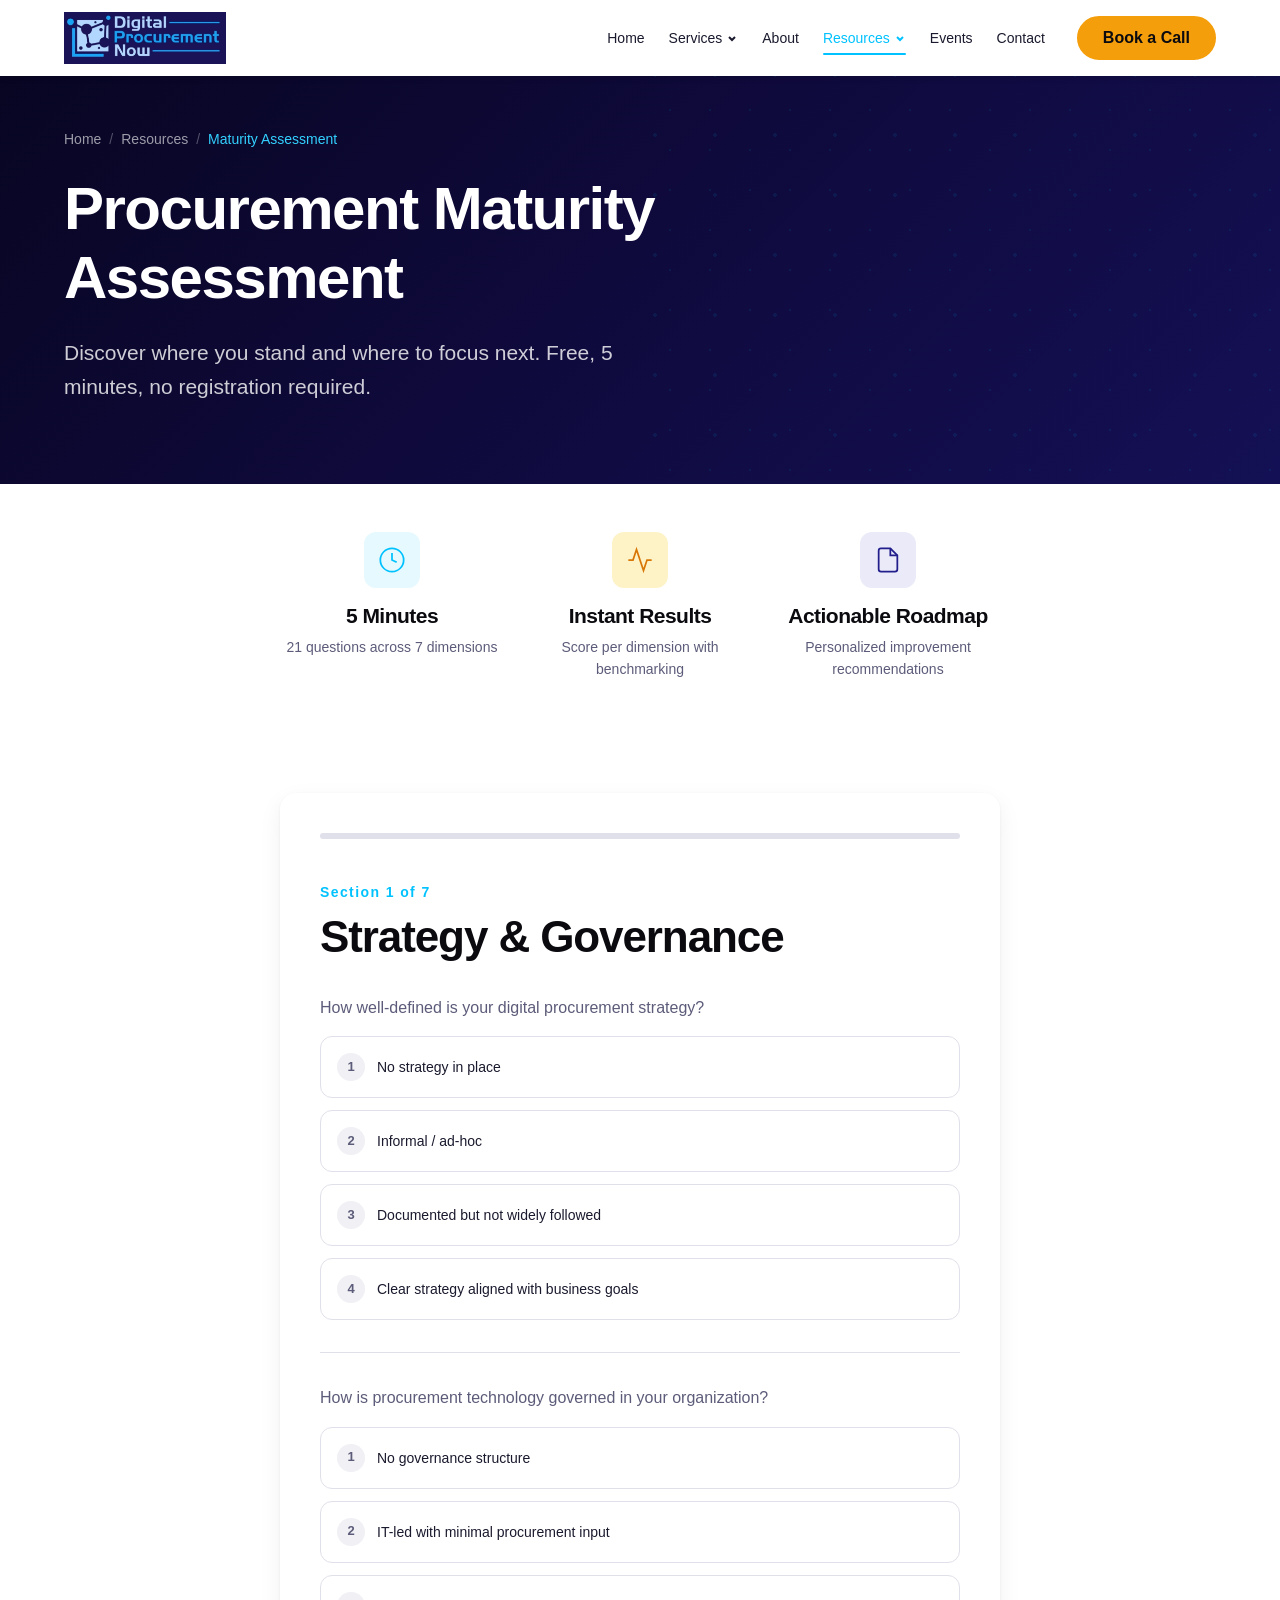
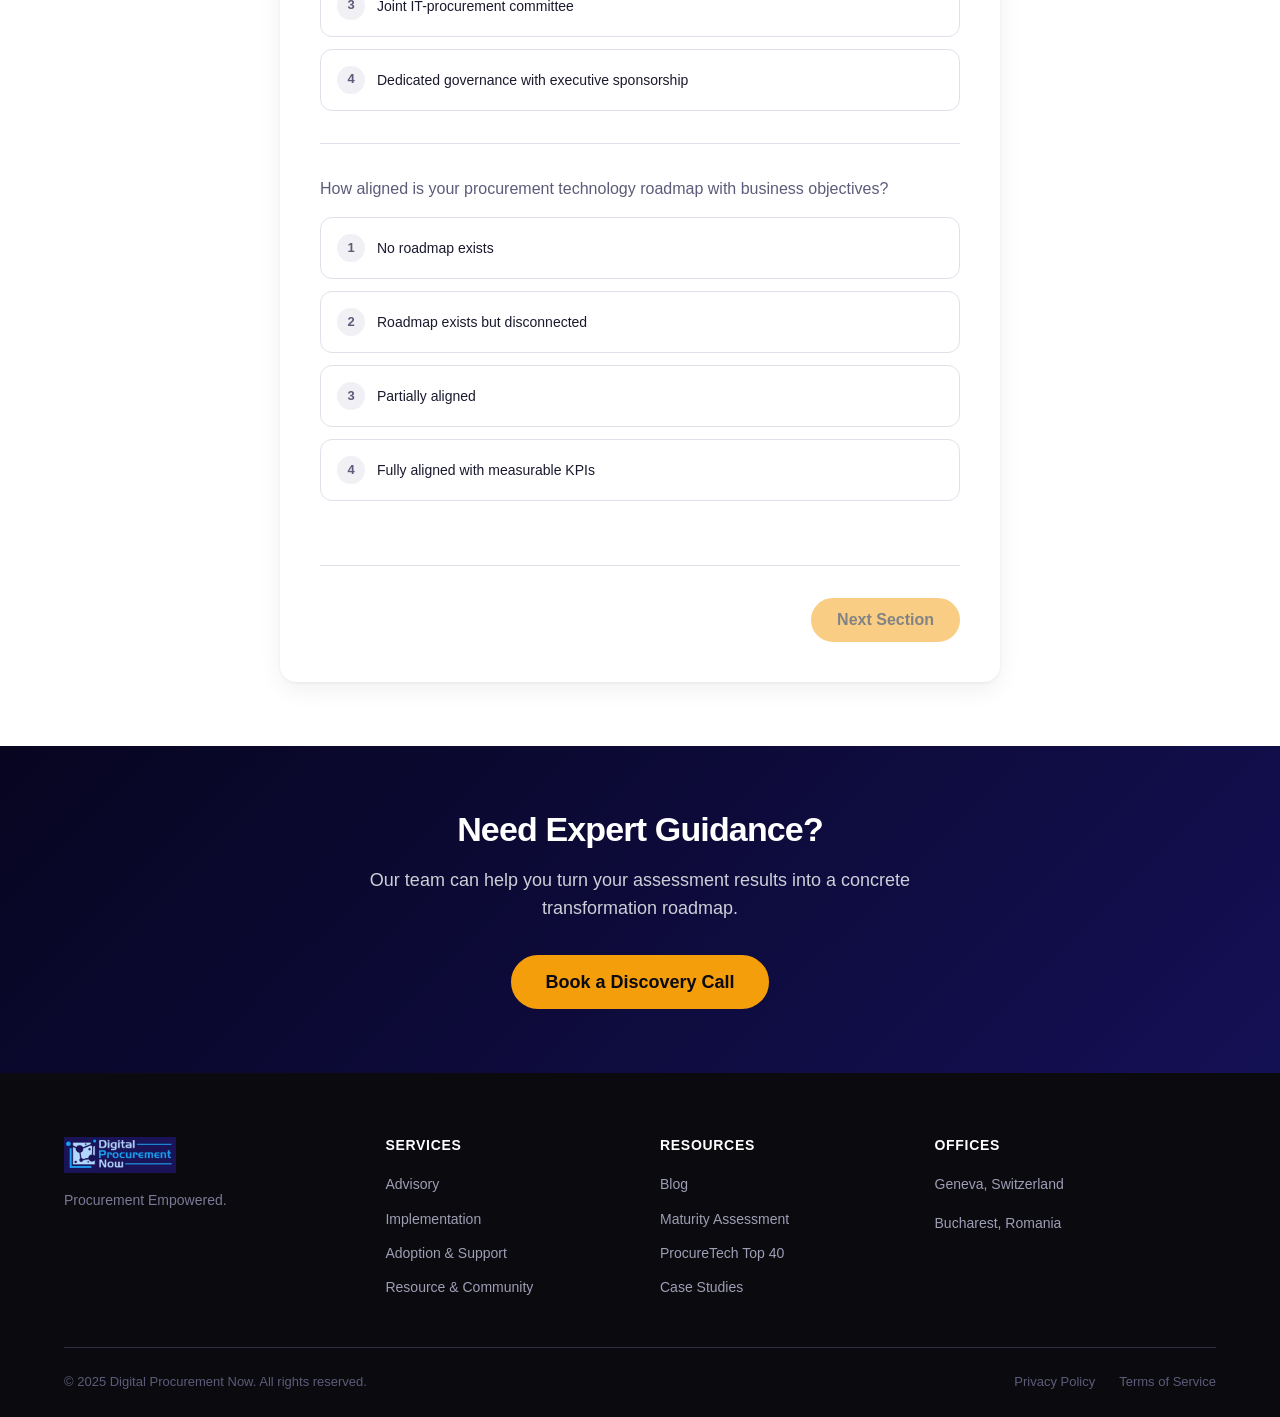
<file: resources/maturity-assessment.html>
<!DOCTYPE html>
<html lang="en">
<head>
  <meta charset="UTF-8">
  <meta name="viewport" content="width=device-width, initial-scale=1.0">
  <title>Procurement Maturity Assessment | Digital Procurement Now</title>
  <meta name="description" content="Free 5-minute procurement maturity assessment. Discover where you stand across 7 key dimensions and get a personalized improvement roadmap.">
  <link rel="canonical" href="https://dpnow.ai/resources/maturity-assessment.html">
  <link rel="icon" href="/assets/images/icons/favicon.svg" type="image/svg+xml">
  <link rel="stylesheet" href="/css/style.css">
  <style>
    .assessment__progress {
      height: 6px;
      background: var(--color-neutral-200);
      border-radius: var(--radius-full);
      margin-bottom: var(--space-10);
      overflow: hidden;
    }
    .assessment__progress-bar {
      height: 100%;
      background: linear-gradient(90deg, var(--color-accent-500), var(--color-accent-400));
      border-radius: var(--radius-full);
      transition: width 0.5s ease;
    }
    .assessment__header {
      margin-bottom: var(--space-8);
    }
    .assessment__question {
      margin-bottom: var(--space-8);
      padding-bottom: var(--space-8);
      border-bottom: 1px solid var(--border-color);
    }
    .assessment__question:last-child {
      border-bottom: none;
    }
    .assessment__options {
      display: flex;
      flex-direction: column;
      gap: var(--space-3);
    }
    .assessment__option {
      display: flex;
      align-items: center;
      gap: var(--space-3);
      padding: var(--space-4);
      border: 1px solid var(--border-color);
      border-radius: var(--radius-lg);
      cursor: pointer;
      transition: all var(--transition-fast);
      font-size: var(--text-sm);
    }
    .assessment__option:hover {
      border-color: var(--color-accent-300);
      background: var(--color-accent-50);
    }
    .assessment__option--selected {
      border-color: var(--color-accent-500);
      background: var(--color-accent-50);
    }
    .assessment__option input {
      display: none;
    }
    .assessment__option-indicator {
      flex-shrink: 0;
      width: 28px;
      height: 28px;
      display: flex;
      align-items: center;
      justify-content: center;
      border-radius: var(--radius-full);
      background: var(--color-neutral-100);
      font-size: var(--text-xs);
      font-weight: var(--weight-semibold);
      color: var(--text-secondary);
      transition: all var(--transition-fast);
    }
    .assessment__option--selected .assessment__option-indicator {
      background: var(--color-accent-500);
      color: var(--color-white);
    }
    .assessment__nav {
      display: flex;
      justify-content: space-between;
      align-items: center;
      margin-top: var(--space-8);
      padding-top: var(--space-8);
      border-top: 1px solid var(--border-color);
    }
    .assessment__overall-score {
      margin-top: var(--space-8);
      display: flex;
      flex-direction: column;
      align-items: center;
      gap: var(--space-2);
    }
    .assessment__score-number {
      font-size: var(--text-5xl);
      font-weight: var(--weight-extrabold);
      color: var(--color-accent-500);
      line-height: 1;
    }
    .assessment__score-level {
      font-size: var(--text-2xl);
      font-weight: var(--weight-semibold);
      color: var(--text-primary);
    }
    .assessment__breakdown {
      max-width: 600px;
      margin-inline: auto;
    }
    .assessment__dimension {
      margin-bottom: var(--space-5);
    }
    .assessment__dimension-header {
      display: flex;
      justify-content: space-between;
      margin-bottom: var(--space-2);
      font-size: var(--text-sm);
    }
    .assessment__bar {
      height: 10px;
      background: var(--color-neutral-100);
      border-radius: var(--radius-full);
      overflow: hidden;
    }
    .assessment__bar-fill {
      height: 100%;
      border-radius: var(--radius-full);
      transition: width 1s ease;
    }
  </style>
</head>
<body>
  <a href="#main" class="skip-link">Skip to main content</a>

  <header class="header header--solid" role="banner">
    <nav class="nav container" aria-label="Primary navigation">
      <a href="/" class="nav__logo"><img src="/dpnow.webp" alt="Digital Procurement Now" width="200" height="50"></a>
      <button class="nav__toggle" aria-expanded="false" aria-controls="nav-menu" aria-label="Toggle navigation"><span class="nav__toggle-bar"></span><span class="nav__toggle-bar"></span><span class="nav__toggle-bar"></span></button>
      <div class="nav__menu" id="nav-menu">
        <ul class="nav__list" role="list">
          <li class="nav__item"><a href="/" class="nav__link">Home</a></li>
          <li class="nav__item nav__item--dropdown"><a href="/services.html" class="nav__link">Services <svg width="12" height="12" viewBox="0 0 12 12" fill="none" stroke="currentColor" stroke-width="2"><path d="M3 5l3 3 3-3"/></svg></a><ul class="nav__dropdown" role="list"><li><a href="/services/advisory.html">Advisory</a></li><li><a href="/services/implementation.html">Implementation</a></li><li><a href="/services/adoption.html">Adoption &amp; Support</a></li><li><a href="/services/resource-community.html">Resource &amp; Community</a></li></ul></li>
          <li class="nav__item"><a href="/about.html" class="nav__link">About</a></li>
          <li class="nav__item nav__item--dropdown"><a href="/resources.html" class="nav__link nav__link--active">Resources <svg width="12" height="12" viewBox="0 0 12 12" fill="none" stroke="currentColor" stroke-width="2"><path d="M3 5l3 3 3-3"/></svg></a><ul class="nav__dropdown" role="list"><li><a href="/resources/blog/index.html">Blog</a></li><li><a href="/resources/maturity-assessment.html">Maturity Assessment</a></li><li><a href="/resources/procuretech-top-40.html">ProcureTech Top 40</a></li><li><a href="/resources/case-studies/index.html">Case Studies</a></li></ul></li>
          <li class="nav__item"><a href="/events.html" class="nav__link">Events</a></li>
          <li class="nav__item"><a href="/contact.html" class="nav__link">Contact</a></li>
        </ul>
        <a href="/contact.html" class="btn btn--primary nav__cta">Book a Call</a>
      </div>
    </nav>
    <div class="nav-overlay" aria-hidden="true"></div>
  </header>

  <main id="main">
    <section class="hero hero--page">
      <div class="hero__bg-pattern" aria-hidden="true"></div>
      <div class="container">
        <div class="hero__content">
          <nav class="breadcrumb" aria-label="Breadcrumb"><a href="/">Home</a><span class="breadcrumb__separator">/</span><a href="/resources.html">Resources</a><span class="breadcrumb__separator">/</span><span class="breadcrumb__current">Maturity Assessment</span></nav>
          <h1 class="hero__title">Procurement Maturity Assessment</h1>
          <p class="hero__subtitle">Discover where you stand and where to focus next. Free, 5 minutes, no registration required.</p>
        </div>
      </div>
    </section>

    <!-- Intro -->
    <section class="section section--sm">
      <div class="container container--md text-center">
        <div class="grid grid--3" style="gap:var(--space-6);">
          <div class="reveal reveal--delay-1">
            <div class="card__icon mx-auto mb-4" style="background:var(--color-accent-50);color:var(--color-accent-500);">
              <svg width="28" height="28" viewBox="0 0 24 24" fill="none" stroke="currentColor" stroke-width="1.5"><circle cx="12" cy="12" r="10"/><path d="M12 6v6l4 2"/></svg>
            </div>
            <h4>5 Minutes</h4>
            <p class="text-sm color-secondary mt-2">21 questions across 7 dimensions</p>
          </div>
          <div class="reveal reveal--delay-2">
            <div class="card__icon mx-auto mb-4" style="background:var(--color-signal-100);color:var(--color-signal-600);">
              <svg width="28" height="28" viewBox="0 0 24 24" fill="none" stroke="currentColor" stroke-width="1.5"><path d="M22 12h-4l-3 9L9 3l-3 9H2"/></svg>
            </div>
            <h4>Instant Results</h4>
            <p class="text-sm color-secondary mt-2">Score per dimension with benchmarking</p>
          </div>
          <div class="reveal reveal--delay-3">
            <div class="card__icon mx-auto mb-4" style="background:var(--color-primary-50);color:var(--color-primary-500);">
              <svg width="28" height="28" viewBox="0 0 24 24" fill="none" stroke="currentColor" stroke-width="1.5"><path d="M14 2H6a2 2 0 0 0-2 2v16a2 2 0 0 0 2 2h12a2 2 0 0 0 2-2V8z"/><polyline points="14 2 14 8 20 8"/></svg>
            </div>
            <h4>Actionable Roadmap</h4>
            <p class="text-sm color-secondary mt-2">Personalized improvement recommendations</p>
          </div>
        </div>
      </div>
    </section>

    <!-- Assessment Tool -->
    <section class="section">
      <div class="container container--md">
        <div id="assessment" class="card" style="padding:var(--space-10);">
          <!-- JS renders the assessment here -->
          <div class="text-center py-12">
            <p class="color-secondary">Loading assessment...</p>
          </div>
        </div>
      </div>
    </section>

    <section class="cta-banner cta-banner--dark">
      <div class="container">
        <h2 class="cta-banner__title">Need Expert Guidance?</h2>
        <p class="cta-banner__text">Our team can help you turn your assessment results into a concrete transformation roadmap.</p>
        <div class="cta-banner__actions">
          <a href="/contact.html" class="btn btn--primary btn--lg">Book a Discovery Call</a>
        </div>
      </div>
    </section>
  </main>

  <footer class="footer" role="contentinfo">
    <div class="container">
      <div class="footer__grid">
        <div class="footer__brand"><a href="/" class="footer__logo"><img src="/dpnow.webp" alt="DPNow" width="160" height="40"></a><p class="footer__tagline">Procurement Empowered.</p></div>
        <div><h3 class="footer__heading">Services</h3><nav class="footer__links"><a href="/services/advisory.html">Advisory</a><a href="/services/implementation.html">Implementation</a><a href="/services/adoption.html">Adoption &amp; Support</a><a href="/services/resource-community.html">Resource &amp; Community</a></nav></div>
        <div><h3 class="footer__heading">Resources</h3><nav class="footer__links"><a href="/resources/blog/index.html">Blog</a><a href="/resources/maturity-assessment.html">Maturity Assessment</a><a href="/resources/procuretech-top-40.html">ProcureTech Top 40</a><a href="/resources/case-studies/index.html">Case Studies</a></nav></div>
        <div><h3 class="footer__heading">Offices</h3><p class="text-sm color-muted">Geneva, Switzerland</p><p class="text-sm color-muted">Bucharest, Romania</p></div>
      </div>
      <div class="footer__bottom"><p class="footer__copyright">&copy; 2025 Digital Procurement Now. All rights reserved.</p><div class="footer__legal"><a href="#">Privacy Policy</a><a href="#">Terms of Service</a></div></div>
    </div>
  </footer>

  <script src="/js/main.js" defer></script>
  <script src="/js/scroll-animations.js" defer></script>
  <script src="/js/maturity-assessment.js" defer></script>
</body>
</html>
</file>
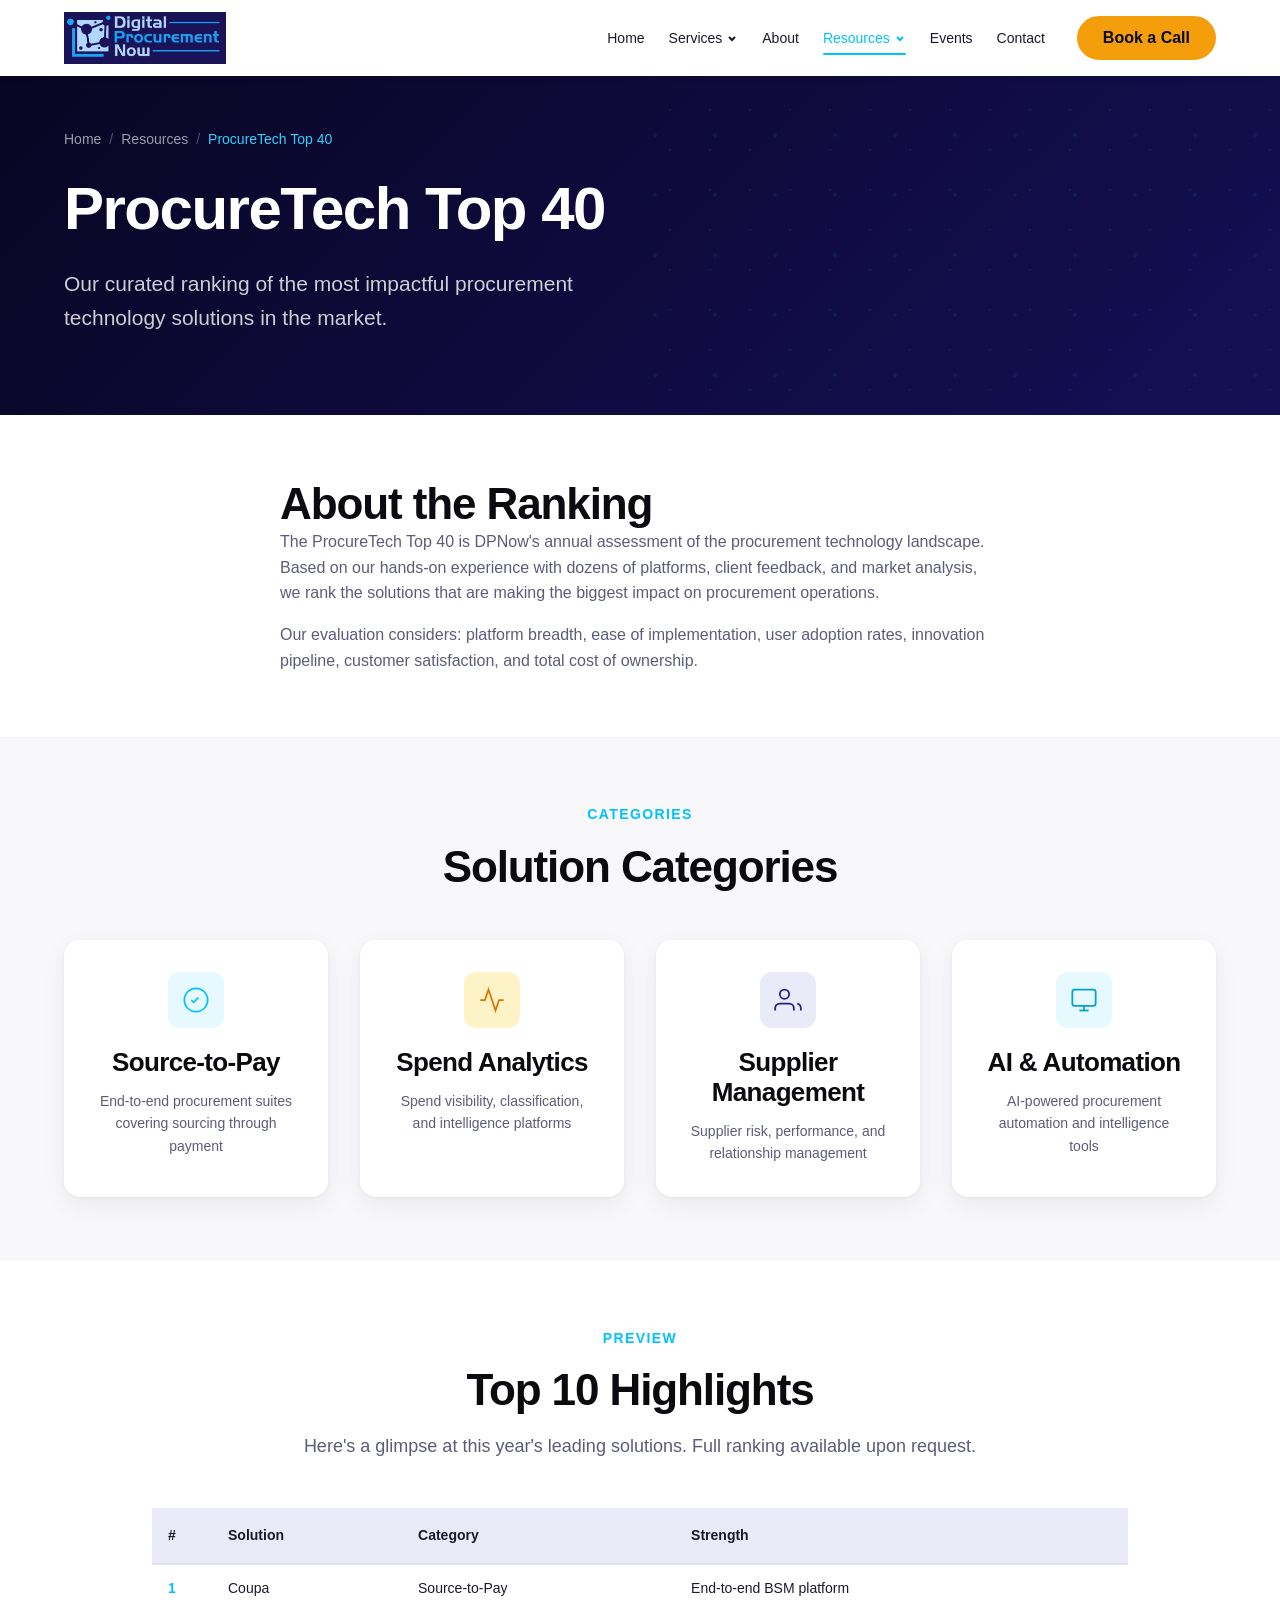
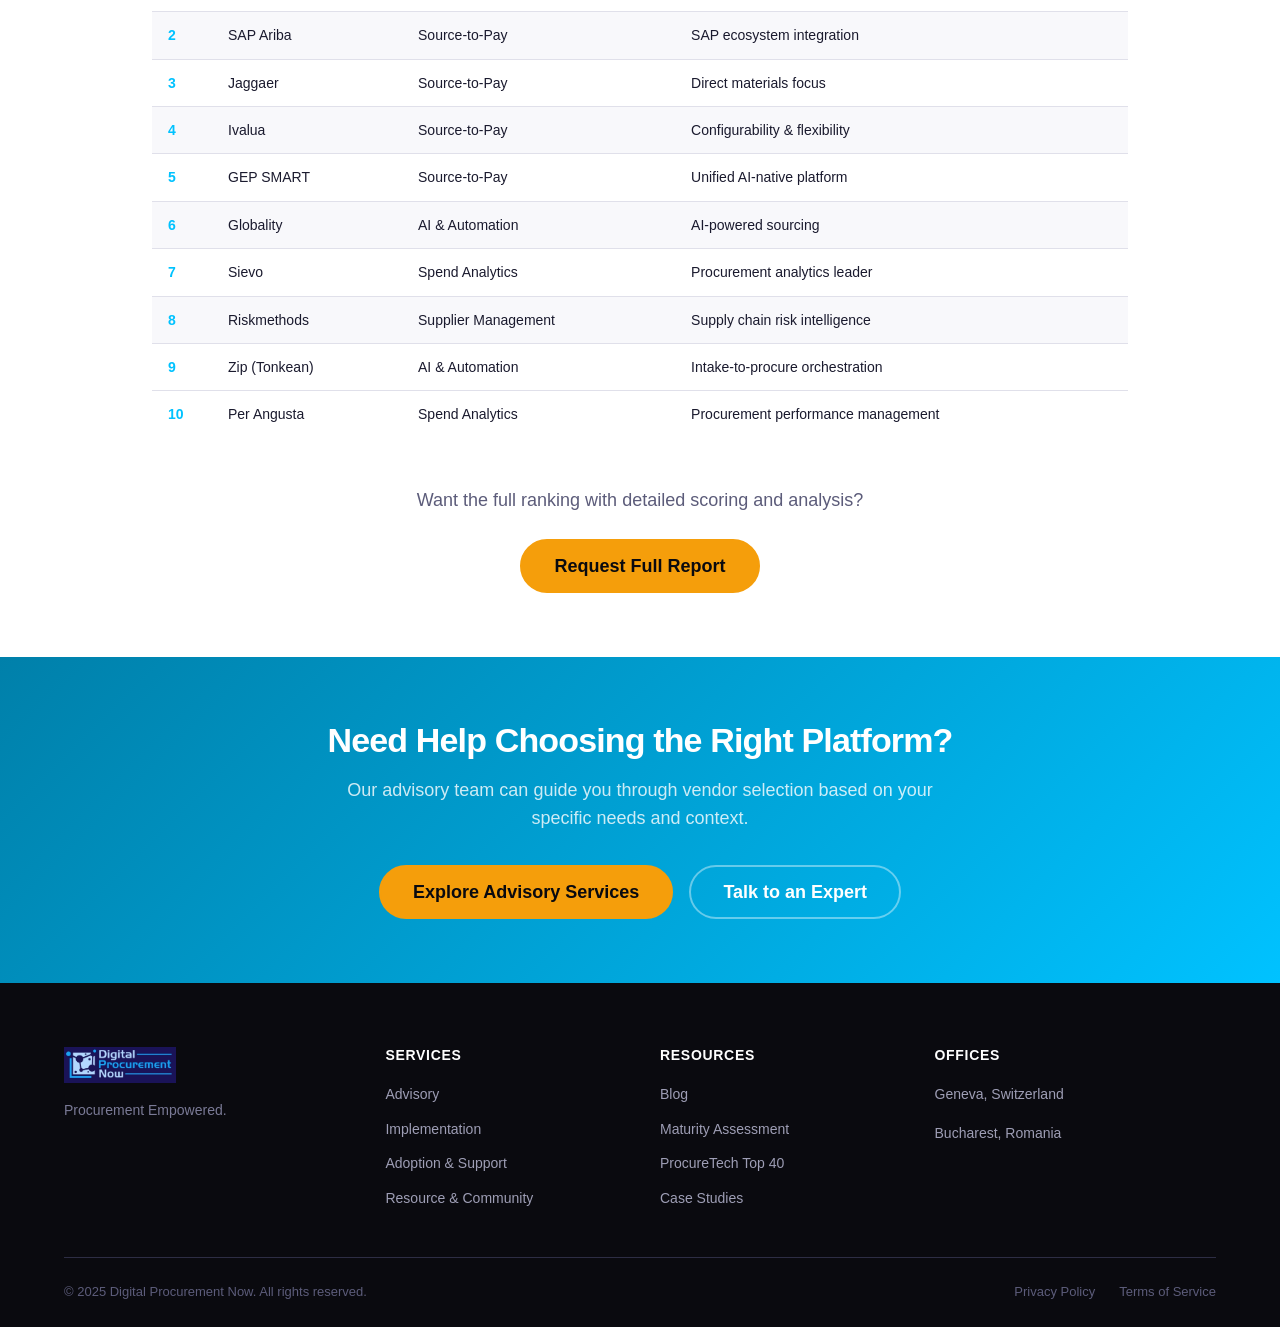
<file: resources/procuretech-top-40.html>
<!DOCTYPE html>
<html lang="en">
<head>
  <meta charset="UTF-8">
  <meta name="viewport" content="width=device-width, initial-scale=1.0">
  <title>ProcureTech Top 40 | Digital Procurement Now</title>
  <meta name="description" content="The DPNow curated ranking of the 40 most impactful procurement technology solutions in the market today.">
  <link rel="canonical" href="https://dpnow.ai/resources/procuretech-top-40.html">
  <link rel="icon" href="/assets/images/icons/favicon.svg" type="image/svg+xml">
  <link rel="stylesheet" href="/css/style.css">
</head>
<body>
  <a href="#main" class="skip-link">Skip to main content</a>

  <header class="header header--solid" role="banner">
    <nav class="nav container" aria-label="Primary navigation">
      <a href="/" class="nav__logo"><img src="/dpnow.webp" alt="Digital Procurement Now" width="200" height="50"></a>
      <button class="nav__toggle" aria-expanded="false" aria-controls="nav-menu" aria-label="Toggle navigation"><span class="nav__toggle-bar"></span><span class="nav__toggle-bar"></span><span class="nav__toggle-bar"></span></button>
      <div class="nav__menu" id="nav-menu">
        <ul class="nav__list" role="list">
          <li class="nav__item"><a href="/" class="nav__link">Home</a></li>
          <li class="nav__item nav__item--dropdown"><a href="/services.html" class="nav__link">Services <svg width="12" height="12" viewBox="0 0 12 12" fill="none" stroke="currentColor" stroke-width="2"><path d="M3 5l3 3 3-3"/></svg></a><ul class="nav__dropdown" role="list"><li><a href="/services/advisory.html">Advisory</a></li><li><a href="/services/implementation.html">Implementation</a></li><li><a href="/services/adoption.html">Adoption &amp; Support</a></li><li><a href="/services/resource-community.html">Resource &amp; Community</a></li></ul></li>
          <li class="nav__item"><a href="/about.html" class="nav__link">About</a></li>
          <li class="nav__item nav__item--dropdown"><a href="/resources.html" class="nav__link nav__link--active">Resources <svg width="12" height="12" viewBox="0 0 12 12" fill="none" stroke="currentColor" stroke-width="2"><path d="M3 5l3 3 3-3"/></svg></a><ul class="nav__dropdown" role="list"><li><a href="/resources/blog/index.html">Blog</a></li><li><a href="/resources/maturity-assessment.html">Maturity Assessment</a></li><li><a href="/resources/procuretech-top-40.html">ProcureTech Top 40</a></li><li><a href="/resources/case-studies/index.html">Case Studies</a></li></ul></li>
          <li class="nav__item"><a href="/events.html" class="nav__link">Events</a></li>
          <li class="nav__item"><a href="/contact.html" class="nav__link">Contact</a></li>
        </ul>
        <a href="/contact.html" class="btn btn--primary nav__cta">Book a Call</a>
      </div>
    </nav>
    <div class="nav-overlay" aria-hidden="true"></div>
  </header>

  <main id="main">
    <section class="hero hero--page">
      <div class="hero__bg-pattern" aria-hidden="true"></div>
      <div class="container">
        <div class="hero__content">
          <nav class="breadcrumb" aria-label="Breadcrumb"><a href="/">Home</a><span class="breadcrumb__separator">/</span><a href="/resources.html">Resources</a><span class="breadcrumb__separator">/</span><span class="breadcrumb__current">ProcureTech Top 40</span></nav>
          <h1 class="hero__title">ProcureTech Top 40</h1>
          <p class="hero__subtitle">Our curated ranking of the most impactful procurement technology solutions in the market.</p>
        </div>
      </div>
    </section>

    <!-- Introduction -->
    <section class="section">
      <div class="container container--md">
        <div class="reveal prose">
          <h2>About the Ranking</h2>
          <p>The ProcureTech Top 40 is DPNow's annual assessment of the procurement technology landscape. Based on our hands-on experience with dozens of platforms, client feedback, and market analysis, we rank the solutions that are making the biggest impact on procurement operations.</p>
          <p>Our evaluation considers: platform breadth, ease of implementation, user adoption rates, innovation pipeline, customer satisfaction, and total cost of ownership.</p>
        </div>
      </div>
    </section>

    <!-- Categories -->
    <section class="section section--alt">
      <div class="container">
        <div class="section-header reveal">
          <span class="section-header__label">Categories</span>
          <h2 class="section-header__title">Solution Categories</h2>
        </div>
        <div class="grid grid--4">
          <div class="card text-center reveal reveal--delay-1">
            <div class="card__icon mx-auto" style="background:var(--color-accent-50);color:var(--color-accent-500);">
              <svg width="28" height="28" viewBox="0 0 24 24" fill="none" stroke="currentColor" stroke-width="1.5"><circle cx="12" cy="12" r="10"/><path d="M8 12l2 2 4-4"/></svg>
            </div>
            <h3 class="card__title">Source-to-Pay</h3>
            <p class="text-sm color-secondary mt-2">End-to-end procurement suites covering sourcing through payment</p>
          </div>
          <div class="card text-center reveal reveal--delay-2">
            <div class="card__icon mx-auto" style="background:var(--color-signal-100);color:var(--color-signal-600);">
              <svg width="28" height="28" viewBox="0 0 24 24" fill="none" stroke="currentColor" stroke-width="1.5"><path d="M22 12h-4l-3 9L9 3l-3 9H2"/></svg>
            </div>
            <h3 class="card__title">Spend Analytics</h3>
            <p class="text-sm color-secondary mt-2">Spend visibility, classification, and intelligence platforms</p>
          </div>
          <div class="card text-center reveal reveal--delay-3">
            <div class="card__icon mx-auto" style="background:var(--color-primary-50);color:var(--color-primary-500);">
              <svg width="28" height="28" viewBox="0 0 24 24" fill="none" stroke="currentColor" stroke-width="1.5"><path d="M17 21v-2a4 4 0 0 0-4-4H5a4 4 0 0 0-4 4v2"/><circle cx="9" cy="7" r="4"/><path d="M23 21v-2a4 4 0 0 0-3-3.87"/></svg>
            </div>
            <h3 class="card__title">Supplier Management</h3>
            <p class="text-sm color-secondary mt-2">Supplier risk, performance, and relationship management</p>
          </div>
          <div class="card text-center reveal reveal--delay-4">
            <div class="card__icon mx-auto" style="background:var(--color-accent-50);color:var(--color-accent-600);">
              <svg width="28" height="28" viewBox="0 0 24 24" fill="none" stroke="currentColor" stroke-width="1.5"><rect x="2" y="3" width="20" height="14" rx="2"/><path d="M8 21h8"/><path d="M12 17v4"/></svg>
            </div>
            <h3 class="card__title">AI & Automation</h3>
            <p class="text-sm color-secondary mt-2">AI-powered procurement automation and intelligence tools</p>
          </div>
        </div>
      </div>
    </section>

    <!-- Top 10 Preview -->
    <section class="section">
      <div class="container container--lg">
        <div class="section-header reveal">
          <span class="section-header__label">Preview</span>
          <h2 class="section-header__title">Top 10 Highlights</h2>
          <p class="section-header__text">Here's a glimpse at this year's leading solutions. Full ranking available upon request.</p>
        </div>
        <div class="reveal" style="overflow-x:auto;">
          <table style="width:100%;border-collapse:collapse;font-size:var(--text-sm);">
            <thead>
              <tr style="background:var(--color-primary-50);text-align:left;">
                <th style="padding:var(--space-4);border-bottom:2px solid var(--border-color);font-weight:var(--weight-semibold);width:60px;">#</th>
                <th style="padding:var(--space-4);border-bottom:2px solid var(--border-color);font-weight:var(--weight-semibold);">Solution</th>
                <th style="padding:var(--space-4);border-bottom:2px solid var(--border-color);font-weight:var(--weight-semibold);">Category</th>
                <th style="padding:var(--space-4);border-bottom:2px solid var(--border-color);font-weight:var(--weight-semibold);">Strength</th>
              </tr>
            </thead>
            <tbody>
              <tr style="border-bottom:1px solid var(--border-color);"><td style="padding:var(--space-3) var(--space-4);font-weight:var(--weight-bold);color:var(--color-accent-500);">1</td><td style="padding:var(--space-3) var(--space-4);font-weight:var(--weight-medium);">Coupa</td><td style="padding:var(--space-3) var(--space-4);">Source-to-Pay</td><td style="padding:var(--space-3) var(--space-4);">End-to-end BSM platform</td></tr>
              <tr style="border-bottom:1px solid var(--border-color);background:var(--color-neutral-50);"><td style="padding:var(--space-3) var(--space-4);font-weight:var(--weight-bold);color:var(--color-accent-500);">2</td><td style="padding:var(--space-3) var(--space-4);font-weight:var(--weight-medium);">SAP Ariba</td><td style="padding:var(--space-3) var(--space-4);">Source-to-Pay</td><td style="padding:var(--space-3) var(--space-4);">SAP ecosystem integration</td></tr>
              <tr style="border-bottom:1px solid var(--border-color);"><td style="padding:var(--space-3) var(--space-4);font-weight:var(--weight-bold);color:var(--color-accent-500);">3</td><td style="padding:var(--space-3) var(--space-4);font-weight:var(--weight-medium);">Jaggaer</td><td style="padding:var(--space-3) var(--space-4);">Source-to-Pay</td><td style="padding:var(--space-3) var(--space-4);">Direct materials focus</td></tr>
              <tr style="border-bottom:1px solid var(--border-color);background:var(--color-neutral-50);"><td style="padding:var(--space-3) var(--space-4);font-weight:var(--weight-bold);color:var(--color-accent-500);">4</td><td style="padding:var(--space-3) var(--space-4);font-weight:var(--weight-medium);">Ivalua</td><td style="padding:var(--space-3) var(--space-4);">Source-to-Pay</td><td style="padding:var(--space-3) var(--space-4);">Configurability & flexibility</td></tr>
              <tr style="border-bottom:1px solid var(--border-color);"><td style="padding:var(--space-3) var(--space-4);font-weight:var(--weight-bold);color:var(--color-accent-500);">5</td><td style="padding:var(--space-3) var(--space-4);font-weight:var(--weight-medium);">GEP SMART</td><td style="padding:var(--space-3) var(--space-4);">Source-to-Pay</td><td style="padding:var(--space-3) var(--space-4);">Unified AI-native platform</td></tr>
              <tr style="border-bottom:1px solid var(--border-color);background:var(--color-neutral-50);"><td style="padding:var(--space-3) var(--space-4);font-weight:var(--weight-bold);color:var(--color-accent-500);">6</td><td style="padding:var(--space-3) var(--space-4);font-weight:var(--weight-medium);">Globality</td><td style="padding:var(--space-3) var(--space-4);">AI & Automation</td><td style="padding:var(--space-3) var(--space-4);">AI-powered sourcing</td></tr>
              <tr style="border-bottom:1px solid var(--border-color);"><td style="padding:var(--space-3) var(--space-4);font-weight:var(--weight-bold);color:var(--color-accent-500);">7</td><td style="padding:var(--space-3) var(--space-4);font-weight:var(--weight-medium);">Sievo</td><td style="padding:var(--space-3) var(--space-4);">Spend Analytics</td><td style="padding:var(--space-3) var(--space-4);">Procurement analytics leader</td></tr>
              <tr style="border-bottom:1px solid var(--border-color);background:var(--color-neutral-50);"><td style="padding:var(--space-3) var(--space-4);font-weight:var(--weight-bold);color:var(--color-accent-500);">8</td><td style="padding:var(--space-3) var(--space-4);font-weight:var(--weight-medium);">Riskmethods</td><td style="padding:var(--space-3) var(--space-4);">Supplier Management</td><td style="padding:var(--space-3) var(--space-4);">Supply chain risk intelligence</td></tr>
              <tr style="border-bottom:1px solid var(--border-color);"><td style="padding:var(--space-3) var(--space-4);font-weight:var(--weight-bold);color:var(--color-accent-500);">9</td><td style="padding:var(--space-3) var(--space-4);font-weight:var(--weight-medium);">Zip (Tonkean)</td><td style="padding:var(--space-3) var(--space-4);">AI & Automation</td><td style="padding:var(--space-3) var(--space-4);">Intake-to-procure orchestration</td></tr>
              <tr><td style="padding:var(--space-3) var(--space-4);font-weight:var(--weight-bold);color:var(--color-accent-500);">10</td><td style="padding:var(--space-3) var(--space-4);font-weight:var(--weight-medium);">Per Angusta</td><td style="padding:var(--space-3) var(--space-4);">Spend Analytics</td><td style="padding:var(--space-3) var(--space-4);">Procurement performance management</td></tr>
            </tbody>
          </table>
        </div>
        <div class="text-center mt-12 reveal">
          <p class="text-lg color-secondary mb-6">Want the full ranking with detailed scoring and analysis?</p>
          <a href="/contact.html" class="btn btn--primary btn--lg">Request Full Report</a>
        </div>
      </div>
    </section>

    <section class="cta-banner cta-banner--accent">
      <div class="container">
        <h2 class="cta-banner__title">Need Help Choosing the Right Platform?</h2>
        <p class="cta-banner__text">Our advisory team can guide you through vendor selection based on your specific needs and context.</p>
        <div class="cta-banner__actions">
          <a href="/services/advisory.html" class="btn btn--primary btn--lg">Explore Advisory Services</a>
          <a href="/contact.html" class="btn btn--outline-light btn--lg">Talk to an Expert</a>
        </div>
      </div>
    </section>
  </main>

  <footer class="footer" role="contentinfo">
    <div class="container">
      <div class="footer__grid">
        <div class="footer__brand"><a href="/" class="footer__logo"><img src="/dpnow.webp" alt="DPNow" width="160" height="40"></a><p class="footer__tagline">Procurement Empowered.</p></div>
        <div><h3 class="footer__heading">Services</h3><nav class="footer__links"><a href="/services/advisory.html">Advisory</a><a href="/services/implementation.html">Implementation</a><a href="/services/adoption.html">Adoption &amp; Support</a><a href="/services/resource-community.html">Resource &amp; Community</a></nav></div>
        <div><h3 class="footer__heading">Resources</h3><nav class="footer__links"><a href="/resources/blog/index.html">Blog</a><a href="/resources/maturity-assessment.html">Maturity Assessment</a><a href="/resources/procuretech-top-40.html">ProcureTech Top 40</a><a href="/resources/case-studies/index.html">Case Studies</a></nav></div>
        <div><h3 class="footer__heading">Offices</h3><p class="text-sm color-muted">Geneva, Switzerland</p><p class="text-sm color-muted">Bucharest, Romania</p></div>
      </div>
      <div class="footer__bottom"><p class="footer__copyright">&copy; 2025 Digital Procurement Now. All rights reserved.</p><div class="footer__legal"><a href="#">Privacy Policy</a><a href="#">Terms of Service</a></div></div>
    </div>
  </footer>

  <script src="/js/main.js" defer></script>
  <script src="/js/scroll-animations.js" defer></script>
</body>
</html>
</file>
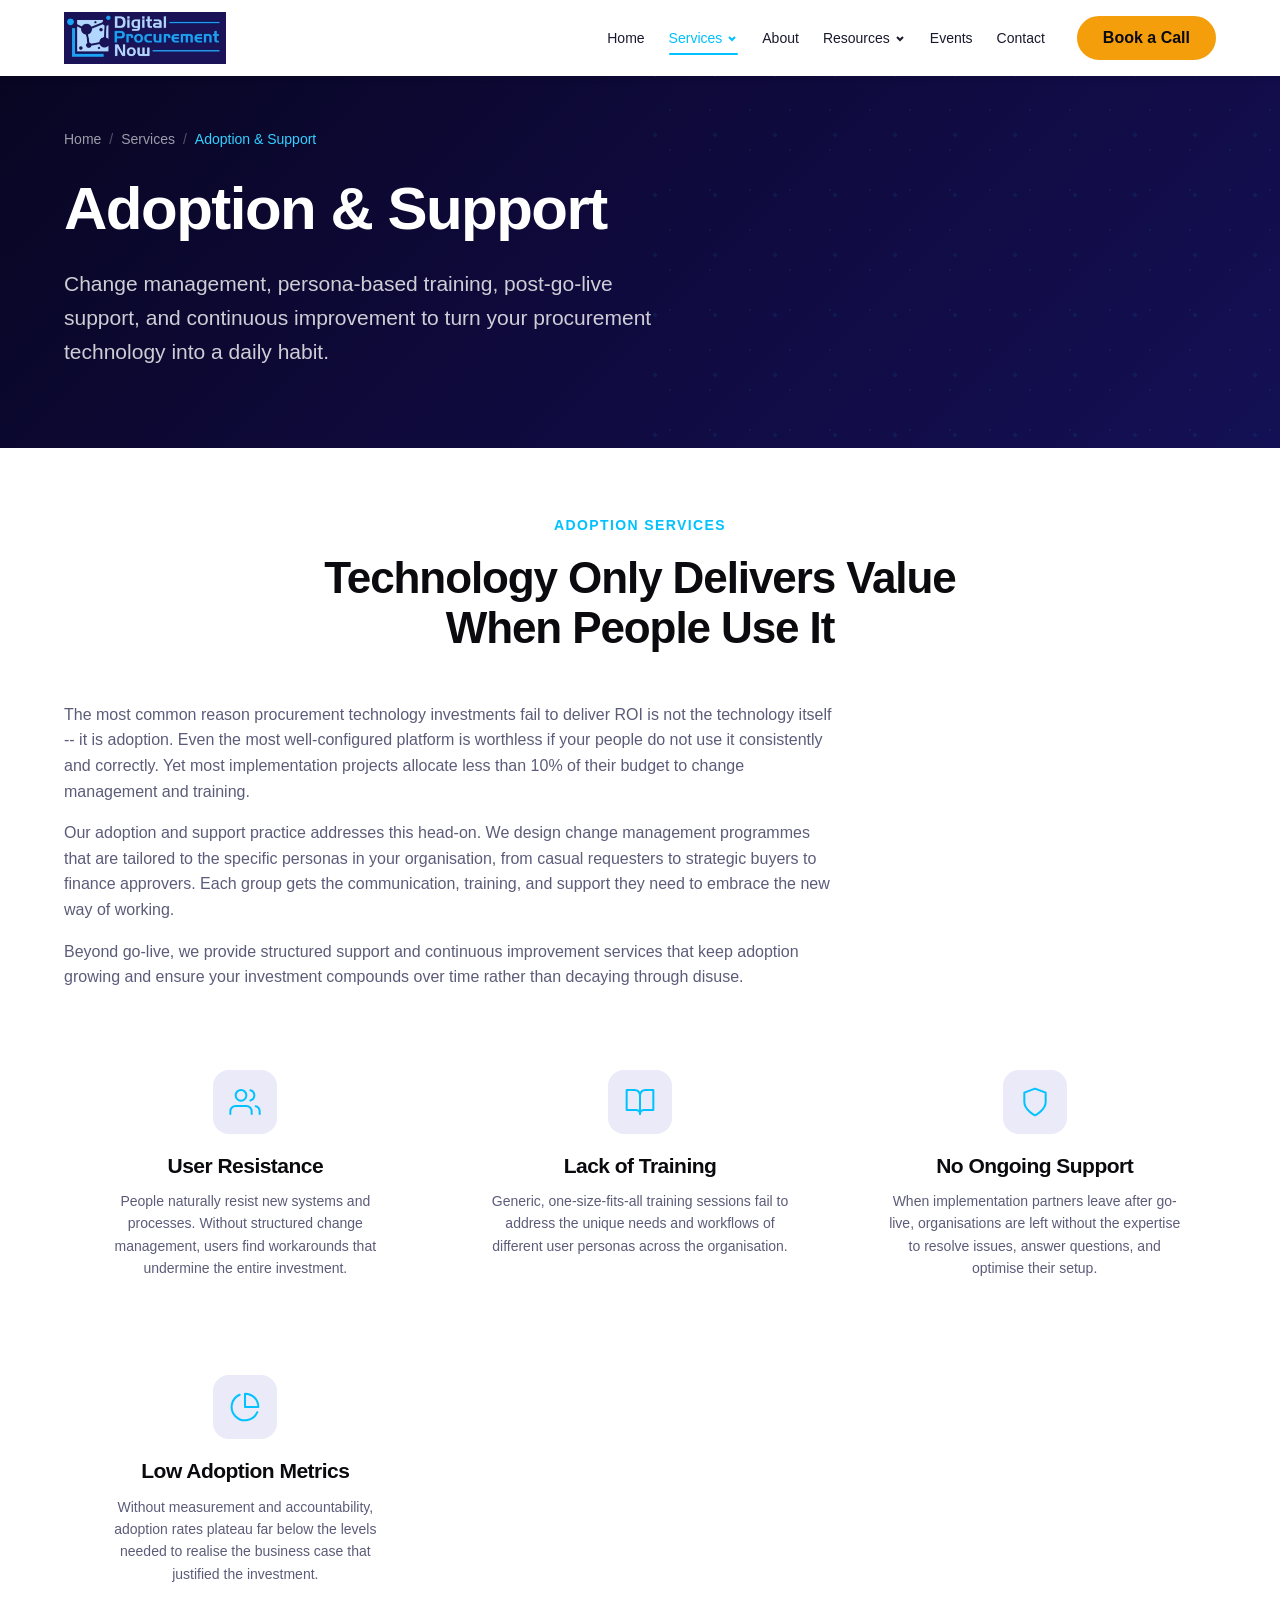
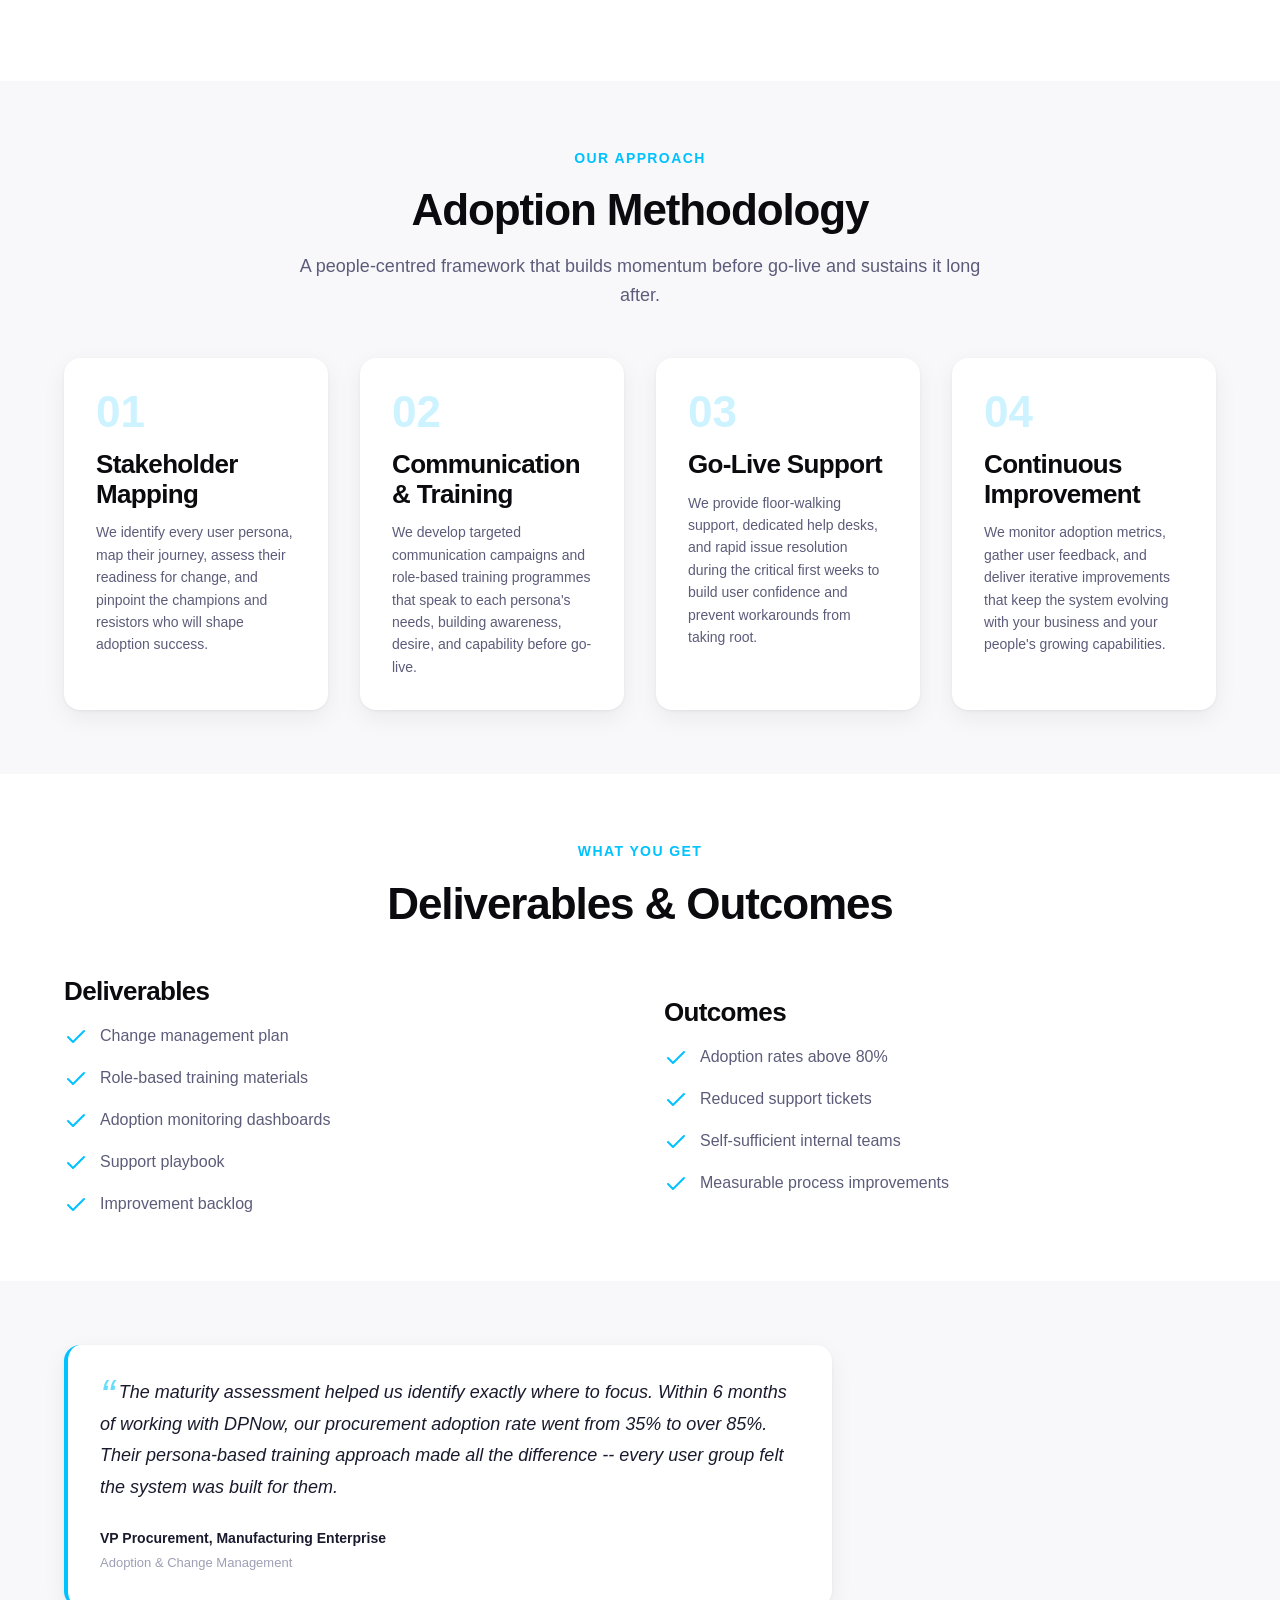
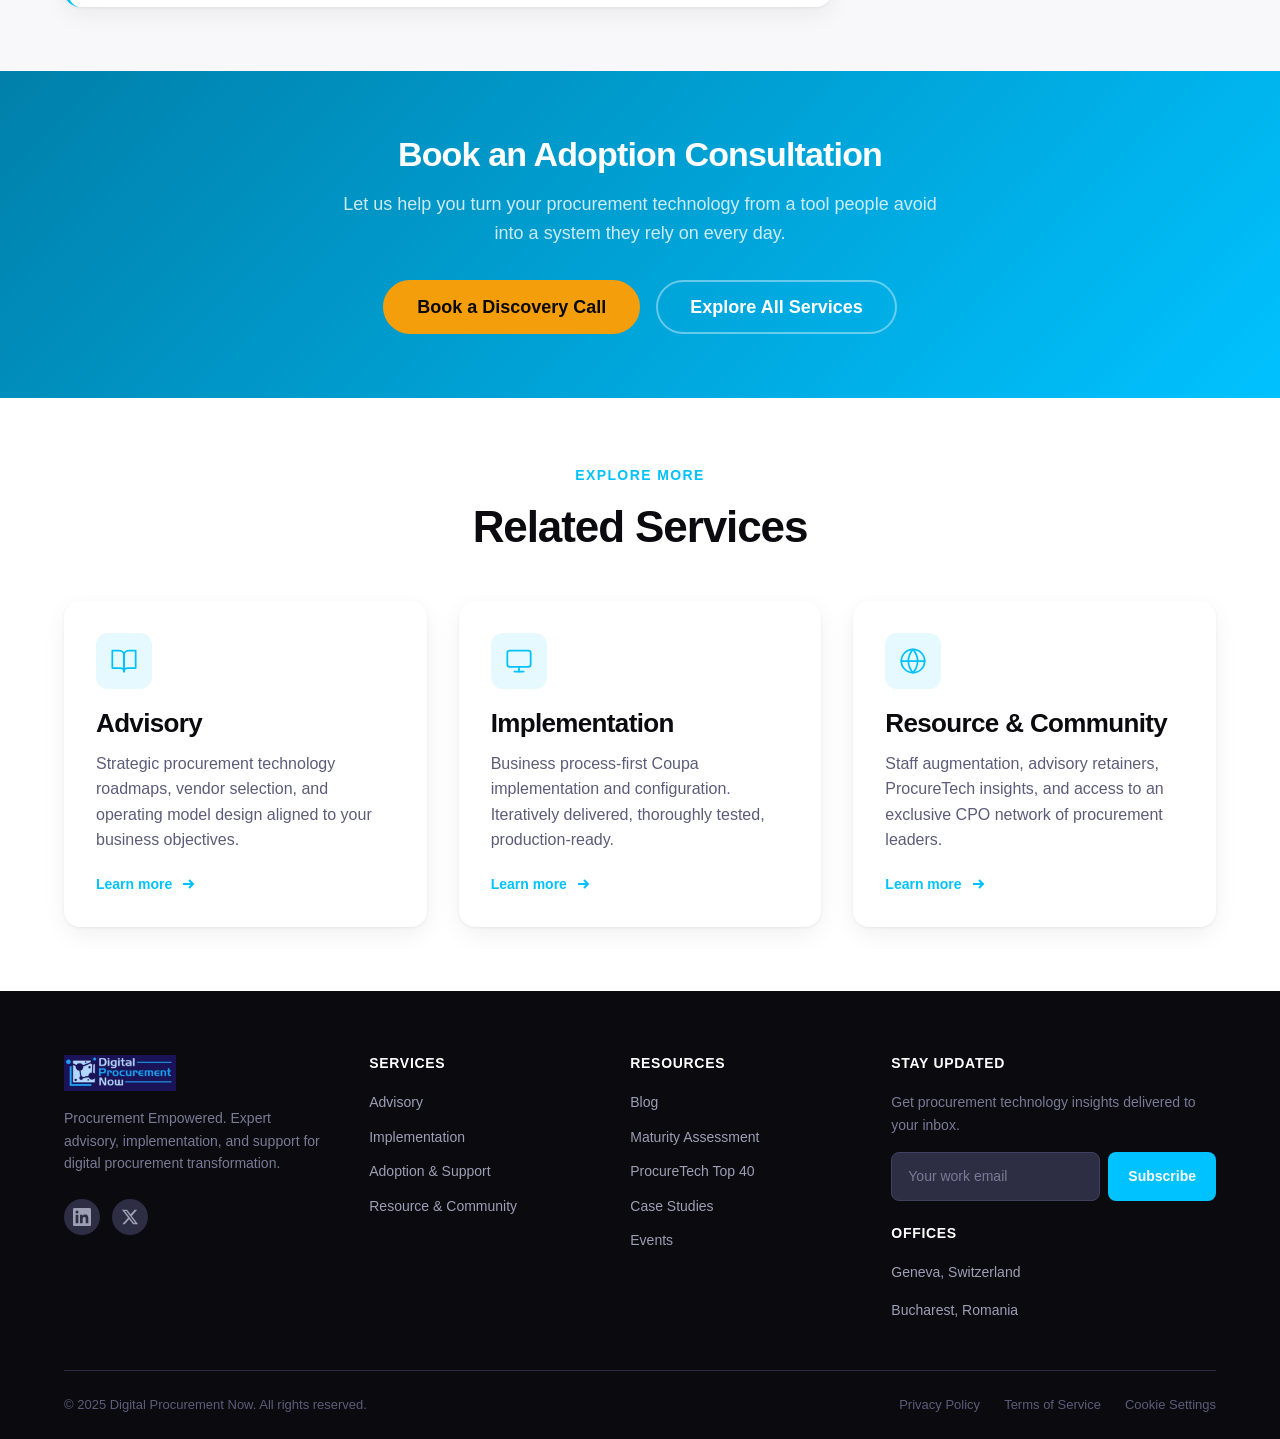
<file: services/adoption.html>
<!DOCTYPE html>
<html lang="en">
<head>
  <meta charset="UTF-8">
  <meta name="viewport" content="width=device-width, initial-scale=1.0">
  <title>Adoption &amp; Support | Digital Procurement Now</title>
  <meta name="description" content="Drive procurement technology adoption with persona-based change management, role-based training, post-go-live support, and continuous improvement programs.">
  <link rel="canonical" href="https://dpnow.ai/services/adoption.html">
  <meta property="og:title" content="Adoption & Support | Digital Procurement Now">
  <meta property="og:description" content="Persona-based change management, user training, and post-go-live support that drives real adoption and measurable outcomes.">
  <meta property="og:url" content="https://dpnow.ai/services/adoption.html">
  <meta property="og:type" content="website">
  <meta property="og:site_name" content="Digital Procurement Now">
  <meta name="twitter:card" content="summary_large_image">
  <link rel="icon" href="/assets/images/icons/favicon.svg" type="image/svg+xml">
  <link rel="stylesheet" href="/css/style.css">
</head>
<body>
  <a href="#main" class="skip-link">Skip to main content</a>

  <!-- ====== HEADER ====== -->
  <header class="header header--solid" role="banner">
    <nav class="nav container" aria-label="Primary navigation">
      <a href="/" class="nav__logo" aria-label="Digital Procurement Now - Home">
        <img src="/dpnow.webp" alt="Digital Procurement Now" width="200" height="50">
      </a>
      <button class="nav__toggle" aria-expanded="false" aria-controls="nav-menu" aria-label="Toggle navigation">
        <span class="nav__toggle-bar"></span>
        <span class="nav__toggle-bar"></span>
        <span class="nav__toggle-bar"></span>
      </button>
      <div class="nav__menu" id="nav-menu">
        <ul class="nav__list" role="list">
          <li class="nav__item">
            <a href="/" class="nav__link">Home</a>
          </li>
          <li class="nav__item nav__item--dropdown">
            <a href="/services.html" class="nav__link nav__link--active" aria-haspopup="true" aria-expanded="false">
              Services
              <svg width="12" height="12" viewBox="0 0 12 12" fill="none" stroke="currentColor" stroke-width="2"><path d="M3 5l3 3 3-3"/></svg>
            </a>
            <ul class="nav__dropdown" role="list">
              <li><a href="/services/advisory.html">Advisory</a></li>
              <li><a href="/services/implementation.html">Implementation</a></li>
              <li><a href="/services/adoption.html">Adoption &amp; Support</a></li>
              <li><a href="/services/resource-community.html">Resource &amp; Community</a></li>
            </ul>
          </li>
          <li class="nav__item">
            <a href="/about.html" class="nav__link">About</a>
          </li>
          <li class="nav__item nav__item--dropdown">
            <a href="/resources.html" class="nav__link" aria-haspopup="true" aria-expanded="false">
              Resources
              <svg width="12" height="12" viewBox="0 0 12 12" fill="none" stroke="currentColor" stroke-width="2"><path d="M3 5l3 3 3-3"/></svg>
            </a>
            <ul class="nav__dropdown" role="list">
              <li><a href="/resources/blog/index.html">Blog</a></li>
              <li><a href="/resources/maturity-assessment.html">Maturity Assessment</a></li>
              <li><a href="/resources/procuretech-top-40.html">ProcureTech Top 40</a></li>
              <li><a href="/resources/case-studies/index.html">Case Studies</a></li>
            </ul>
          </li>
          <li class="nav__item">
            <a href="/events.html" class="nav__link">Events</a>
          </li>
          <li class="nav__item">
            <a href="/contact.html" class="nav__link">Contact</a>
          </li>
        </ul>
        <a href="/contact.html" class="btn btn--primary nav__cta">Book a Call</a>
      </div>
    </nav>
    <div class="nav-overlay" aria-hidden="true"></div>
  </header>

  <main id="main">
    <!-- ====== PAGE HERO ====== -->
    <section class="hero hero--page">
      <div class="hero__bg-pattern" aria-hidden="true"></div>
      <div class="container">
        <div class="hero__content">
          <nav class="breadcrumb" aria-label="Breadcrumb">
            <a href="/">Home</a>
            <span class="breadcrumb__separator" aria-hidden="true">/</span>
            <a href="/services.html">Services</a>
            <span class="breadcrumb__separator" aria-hidden="true">/</span>
            <span class="breadcrumb__current">Adoption &amp; Support</span>
          </nav>
          <h1 class="hero__title">Adoption &amp; Support</h1>
          <p class="hero__subtitle">Change management, persona-based training, post-go-live support, and continuous improvement to turn your procurement technology into a daily habit.</p>
        </div>
      </div>
    </section>

    <!-- ====== SERVICE OVERVIEW ====== -->
    <section class="section" id="overview">
      <div class="container">
        <div class="section-header reveal">
          <span class="section-header__label">Adoption Services</span>
          <h2 class="section-header__title">Technology Only Delivers Value When People Use It</h2>
        </div>
        <div class="container--md reveal">
          <p>The most common reason procurement technology investments fail to deliver ROI is not the technology itself -- it is adoption. Even the most well-configured platform is worthless if your people do not use it consistently and correctly. Yet most implementation projects allocate less than 10% of their budget to change management and training.</p>
          <p>Our adoption and support practice addresses this head-on. We design change management programmes that are tailored to the specific personas in your organisation, from casual requesters to strategic buyers to finance approvers. Each group gets the communication, training, and support they need to embrace the new way of working.</p>
          <p>Beyond go-live, we provide structured support and continuous improvement services that keep adoption growing and ensure your investment compounds over time rather than decaying through disuse.</p>
        </div>

        <div class="pain-grid mt-12 reveal">
          <div class="pain-card reveal reveal--delay-1">
            <div class="pain-card__icon">
              <svg width="32" height="32" viewBox="0 0 24 24" fill="none" stroke="currentColor" stroke-width="1.5" stroke-linecap="round" stroke-linejoin="round"><path d="M17 21v-2a4 4 0 0 0-4-4H5a4 4 0 0 0-4 4v2"/><circle cx="9" cy="7" r="4"/><path d="M23 21v-2a4 4 0 0 0-3-3.87"/><path d="M16 3.13a4 4 0 0 1 0 7.75"/></svg>
            </div>
            <h3>User Resistance</h3>
            <p>People naturally resist new systems and processes. Without structured change management, users find workarounds that undermine the entire investment.</p>
          </div>
          <div class="pain-card reveal reveal--delay-2">
            <div class="pain-card__icon">
              <svg width="32" height="32" viewBox="0 0 24 24" fill="none" stroke="currentColor" stroke-width="1.5" stroke-linecap="round" stroke-linejoin="round"><path d="M2 3h6a4 4 0 0 1 4 4v14a3 3 0 0 0-3-3H2z"/><path d="M22 3h-6a4 4 0 0 0-4 4v14a3 3 0 0 1 3-3h7z"/></svg>
            </div>
            <h3>Lack of Training</h3>
            <p>Generic, one-size-fits-all training sessions fail to address the unique needs and workflows of different user personas across the organisation.</p>
          </div>
          <div class="pain-card reveal reveal--delay-3">
            <div class="pain-card__icon">
              <svg width="32" height="32" viewBox="0 0 24 24" fill="none" stroke="currentColor" stroke-width="1.5" stroke-linecap="round" stroke-linejoin="round"><path d="M12 22s8-4 8-10V5l-8-3-8 3v7c0 6 8 10 8 10z"/></svg>
            </div>
            <h3>No Ongoing Support</h3>
            <p>When implementation partners leave after go-live, organisations are left without the expertise to resolve issues, answer questions, and optimise their setup.</p>
          </div>
          <div class="pain-card reveal reveal--delay-4">
            <div class="pain-card__icon">
              <svg width="32" height="32" viewBox="0 0 24 24" fill="none" stroke="currentColor" stroke-width="1.5" stroke-linecap="round" stroke-linejoin="round"><path d="M21.21 15.89A10 10 0 1 1 8 2.83"/><path d="M22 12A10 10 0 0 0 12 2v10z"/></svg>
            </div>
            <h3>Low Adoption Metrics</h3>
            <p>Without measurement and accountability, adoption rates plateau far below the levels needed to realise the business case that justified the investment.</p>
          </div>
        </div>
      </div>
    </section>

    <!-- ====== METHODOLOGY ====== -->
    <section class="section section--alt" id="methodology">
      <div class="container">
        <div class="section-header reveal">
          <span class="section-header__label">Our Approach</span>
          <h2 class="section-header__title">Adoption Methodology</h2>
          <p class="section-header__text">A people-centred framework that builds momentum before go-live and sustains it long after.</p>
        </div>
        <div class="process reveal">
          <div class="process__step reveal reveal--delay-1">
            <h3>Stakeholder Mapping</h3>
            <p>We identify every user persona, map their journey, assess their readiness for change, and pinpoint the champions and resistors who will shape adoption success.</p>
          </div>
          <div class="process__step reveal reveal--delay-2">
            <h3>Communication &amp; Training</h3>
            <p>We develop targeted communication campaigns and role-based training programmes that speak to each persona's needs, building awareness, desire, and capability before go-live.</p>
          </div>
          <div class="process__step reveal reveal--delay-3">
            <h3>Go-Live Support</h3>
            <p>We provide floor-walking support, dedicated help desks, and rapid issue resolution during the critical first weeks to build user confidence and prevent workarounds from taking root.</p>
          </div>
          <div class="process__step reveal reveal--delay-4">
            <h3>Continuous Improvement</h3>
            <p>We monitor adoption metrics, gather user feedback, and deliver iterative improvements that keep the system evolving with your business and your people's growing capabilities.</p>
          </div>
        </div>
      </div>
    </section>

    <!-- ====== DELIVERABLES & OUTCOMES ====== -->
    <section class="section" id="deliverables">
      <div class="container">
        <div class="section-header reveal">
          <span class="section-header__label">What You Get</span>
          <h2 class="section-header__title">Deliverables &amp; Outcomes</h2>
        </div>
        <div class="split split--50-50 reveal">
          <div>
            <h3 class="mb-4">Deliverables</h3>
            <ul class="feature-list">
              <li class="feature-list__item">
                <span class="feature-list__icon">
                  <svg width="24" height="24" viewBox="0 0 24 24" fill="none" stroke="currentColor" stroke-width="2" stroke-linecap="round" stroke-linejoin="round"><path d="M20 6L9 17l-5-5"/></svg>
                </span>
                <span class="feature-list__text">Change management plan</span>
              </li>
              <li class="feature-list__item">
                <span class="feature-list__icon">
                  <svg width="24" height="24" viewBox="0 0 24 24" fill="none" stroke="currentColor" stroke-width="2" stroke-linecap="round" stroke-linejoin="round"><path d="M20 6L9 17l-5-5"/></svg>
                </span>
                <span class="feature-list__text">Role-based training materials</span>
              </li>
              <li class="feature-list__item">
                <span class="feature-list__icon">
                  <svg width="24" height="24" viewBox="0 0 24 24" fill="none" stroke="currentColor" stroke-width="2" stroke-linecap="round" stroke-linejoin="round"><path d="M20 6L9 17l-5-5"/></svg>
                </span>
                <span class="feature-list__text">Adoption monitoring dashboards</span>
              </li>
              <li class="feature-list__item">
                <span class="feature-list__icon">
                  <svg width="24" height="24" viewBox="0 0 24 24" fill="none" stroke="currentColor" stroke-width="2" stroke-linecap="round" stroke-linejoin="round"><path d="M20 6L9 17l-5-5"/></svg>
                </span>
                <span class="feature-list__text">Support playbook</span>
              </li>
              <li class="feature-list__item">
                <span class="feature-list__icon">
                  <svg width="24" height="24" viewBox="0 0 24 24" fill="none" stroke="currentColor" stroke-width="2" stroke-linecap="round" stroke-linejoin="round"><path d="M20 6L9 17l-5-5"/></svg>
                </span>
                <span class="feature-list__text">Improvement backlog</span>
              </li>
            </ul>
          </div>
          <div>
            <h3 class="mb-4">Outcomes</h3>
            <ul class="feature-list">
              <li class="feature-list__item">
                <span class="feature-list__icon">
                  <svg width="24" height="24" viewBox="0 0 24 24" fill="none" stroke="currentColor" stroke-width="2" stroke-linecap="round" stroke-linejoin="round"><path d="M20 6L9 17l-5-5"/></svg>
                </span>
                <span class="feature-list__text">Adoption rates above 80%</span>
              </li>
              <li class="feature-list__item">
                <span class="feature-list__icon">
                  <svg width="24" height="24" viewBox="0 0 24 24" fill="none" stroke="currentColor" stroke-width="2" stroke-linecap="round" stroke-linejoin="round"><path d="M20 6L9 17l-5-5"/></svg>
                </span>
                <span class="feature-list__text">Reduced support tickets</span>
              </li>
              <li class="feature-list__item">
                <span class="feature-list__icon">
                  <svg width="24" height="24" viewBox="0 0 24 24" fill="none" stroke="currentColor" stroke-width="2" stroke-linecap="round" stroke-linejoin="round"><path d="M20 6L9 17l-5-5"/></svg>
                </span>
                <span class="feature-list__text">Self-sufficient internal teams</span>
              </li>
              <li class="feature-list__item">
                <span class="feature-list__icon">
                  <svg width="24" height="24" viewBox="0 0 24 24" fill="none" stroke="currentColor" stroke-width="2" stroke-linecap="round" stroke-linejoin="round"><path d="M20 6L9 17l-5-5"/></svg>
                </span>
                <span class="feature-list__text">Measurable process improvements</span>
              </li>
            </ul>
          </div>
        </div>
      </div>
    </section>

    <!-- ====== TESTIMONIAL ====== -->
    <section class="section section--alt" id="testimonial">
      <div class="container">
        <div class="container--md reveal">
          <blockquote class="card card--testimonial">
            <p class="card__quote">The maturity assessment helped us identify exactly where to focus. Within 6 months of working with DPNow, our procurement adoption rate went from 35% to over 85%. Their persona-based training approach made all the difference -- every user group felt the system was built for them.</p>
            <footer class="card__attribution">
              <div>
                <cite class="card__name">VP Procurement, Manufacturing Enterprise</cite>
                <span class="card__role">Adoption &amp; Change Management</span>
              </div>
            </footer>
          </blockquote>
        </div>
      </div>
    </section>

    <!-- ====== CTA BANNER ====== -->
    <section class="cta-banner cta-banner--accent">
      <div class="container">
        <h2 class="cta-banner__title">Book an Adoption Consultation</h2>
        <p class="cta-banner__text">
          Let us help you turn your procurement technology from a tool people avoid into a system they rely on every day.
        </p>
        <div class="cta-banner__actions">
          <a href="/contact.html" class="btn btn--primary btn--lg">Book a Discovery Call</a>
          <a href="/services.html" class="btn btn--outline-light btn--lg">Explore All Services</a>
        </div>
      </div>
    </section>

    <!-- ====== RELATED SERVICES ====== -->
    <section class="section" id="related-services">
      <div class="container">
        <div class="section-header reveal">
          <span class="section-header__label">Explore More</span>
          <h2 class="section-header__title">Related Services</h2>
        </div>
        <div class="grid grid--3 reveal">
          <article class="card card--service reveal reveal--delay-1">
            <div class="card__icon">
              <svg width="28" height="28" viewBox="0 0 24 24" fill="none" stroke="currentColor" stroke-width="1.5" stroke-linecap="round" stroke-linejoin="round"><path d="M2 3h6a4 4 0 0 1 4 4v14a3 3 0 0 0-3-3H2z"/><path d="M22 3h-6a4 4 0 0 0-4 4v14a3 3 0 0 1 3-3h7z"/></svg>
            </div>
            <h3 class="card__title">Advisory</h3>
            <p class="card__description">Strategic procurement technology roadmaps, vendor selection, and operating model design aligned to your business objectives.</p>
            <a href="/services/advisory.html" class="card__link">
              Learn more
              <svg width="16" height="16" viewBox="0 0 16 16" fill="none" stroke="currentColor" stroke-width="2"><path d="M3 8h10M9 4l4 4-4 4"/></svg>
            </a>
          </article>
          <article class="card card--service reveal reveal--delay-2">
            <div class="card__icon">
              <svg width="28" height="28" viewBox="0 0 24 24" fill="none" stroke="currentColor" stroke-width="1.5" stroke-linecap="round" stroke-linejoin="round"><rect x="2" y="3" width="20" height="14" rx="2"/><path d="M8 21h8"/><path d="M12 17v4"/></svg>
            </div>
            <h3 class="card__title">Implementation</h3>
            <p class="card__description">Business process-first Coupa implementation and configuration. Iteratively delivered, thoroughly tested, production-ready.</p>
            <a href="/services/implementation.html" class="card__link">
              Learn more
              <svg width="16" height="16" viewBox="0 0 16 16" fill="none" stroke="currentColor" stroke-width="2"><path d="M3 8h10M9 4l4 4-4 4"/></svg>
            </a>
          </article>
          <article class="card card--service reveal reveal--delay-3">
            <div class="card__icon">
              <svg width="28" height="28" viewBox="0 0 24 24" fill="none" stroke="currentColor" stroke-width="1.5" stroke-linecap="round" stroke-linejoin="round"><circle cx="12" cy="12" r="10"/><line x1="2" y1="12" x2="22" y2="12"/><path d="M12 2a15.3 15.3 0 0 1 4 10 15.3 15.3 0 0 1-4 10 15.3 15.3 0 0 1-4-10 15.3 15.3 0 0 1 4-10z"/></svg>
            </div>
            <h3 class="card__title">Resource &amp; Community</h3>
            <p class="card__description">Staff augmentation, advisory retainers, ProcureTech insights, and access to an exclusive CPO network of procurement leaders.</p>
            <a href="/services/resource-community.html" class="card__link">
              Learn more
              <svg width="16" height="16" viewBox="0 0 16 16" fill="none" stroke="currentColor" stroke-width="2"><path d="M3 8h10M9 4l4 4-4 4"/></svg>
            </a>
          </article>
        </div>
      </div>
    </section>
  </main>

  <!-- ====== FOOTER ====== -->
  <footer class="footer" role="contentinfo">
    <div class="container">
      <div class="footer__grid">
        <div class="footer__brand">
          <a href="/" class="footer__logo" aria-label="Digital Procurement Now">
            <img src="/dpnow.webp" alt="DPNow" width="160" height="40">
          </a>
          <p class="footer__tagline">Procurement Empowered. Expert advisory, implementation, and support for digital procurement transformation.</p>
          <div class="footer__social">
            <a href="#" aria-label="LinkedIn">
              <svg width="18" height="18" viewBox="0 0 24 24" fill="currentColor"><path d="M20.447 20.452h-3.554v-5.569c0-1.328-.027-3.037-1.852-3.037-1.853 0-2.136 1.445-2.136 2.939v5.667H9.351V9h3.414v1.561h.046c.477-.9 1.637-1.85 3.37-1.85 3.601 0 4.267 2.37 4.267 5.455v6.286zM5.337 7.433a2.062 2.062 0 0 1-2.063-2.065 2.064 2.064 0 1 1 2.063 2.065zm1.782 13.019H3.555V9h3.564v11.452zM22.225 0H1.771C.792 0 0 .774 0 1.729v20.542C0 23.227.792 24 1.771 24h20.451C23.2 24 24 23.227 24 22.271V1.729C24 .774 23.2 0 22.222 0h.003z"/></svg>
            </a>
            <a href="#" aria-label="Twitter">
              <svg width="18" height="18" viewBox="0 0 24 24" fill="currentColor"><path d="M18.244 2.25h3.308l-7.227 8.26 8.502 11.24H16.17l-5.214-6.817L4.99 21.75H1.68l7.73-8.835L1.254 2.25H8.08l4.713 6.231zm-1.161 17.52h1.833L7.084 4.126H5.117z"/></svg>
            </a>
          </div>
        </div>
        <div>
          <h3 class="footer__heading">Services</h3>
          <nav class="footer__links" aria-label="Services">
            <a href="/services/advisory.html">Advisory</a>
            <a href="/services/implementation.html">Implementation</a>
            <a href="/services/adoption.html">Adoption &amp; Support</a>
            <a href="/services/resource-community.html">Resource &amp; Community</a>
          </nav>
        </div>
        <div>
          <h3 class="footer__heading">Resources</h3>
          <nav class="footer__links" aria-label="Resources">
            <a href="/resources/blog/index.html">Blog</a>
            <a href="/resources/maturity-assessment.html">Maturity Assessment</a>
            <a href="/resources/procuretech-top-40.html">ProcureTech Top 40</a>
            <a href="/resources/case-studies/index.html">Case Studies</a>
            <a href="/events.html">Events</a>
          </nav>
        </div>
        <div>
          <h3 class="footer__heading">Stay Updated</h3>
          <p class="footer__tagline mb-4">Get procurement technology insights delivered to your inbox.</p>
          <form class="footer__newsletter-form" name="newsletter" method="POST" data-netlify="true" netlify-honeypot="bot-field">
            <input type="hidden" name="form-name" value="newsletter">
            <p class="sr-only"><label>Don't fill this out: <input name="bot-field"></label></p>
            <input type="email" name="email" placeholder="Your work email" required aria-label="Email address">
            <button type="submit">Subscribe</button>
          </form>
          <div class="mt-6">
            <h3 class="footer__heading">Offices</h3>
            <p class="text-sm color-muted">Geneva, Switzerland</p>
            <p class="text-sm color-muted">Bucharest, Romania</p>
          </div>
        </div>
      </div>
      <div class="footer__bottom">
        <p class="footer__copyright">&copy; 2025 Digital Procurement Now. All rights reserved.</p>
        <div class="footer__legal">
          <a href="#">Privacy Policy</a>
          <a href="#">Terms of Service</a>
          <a href="#">Cookie Settings</a>
        </div>
      </div>
    </div>
  </footer>

  <script src="/js/main.js" defer></script>
  <script src="/js/scroll-animations.js" defer></script>
  <script src="/js/modal.js" defer></script>
</body>
</html>
</file>
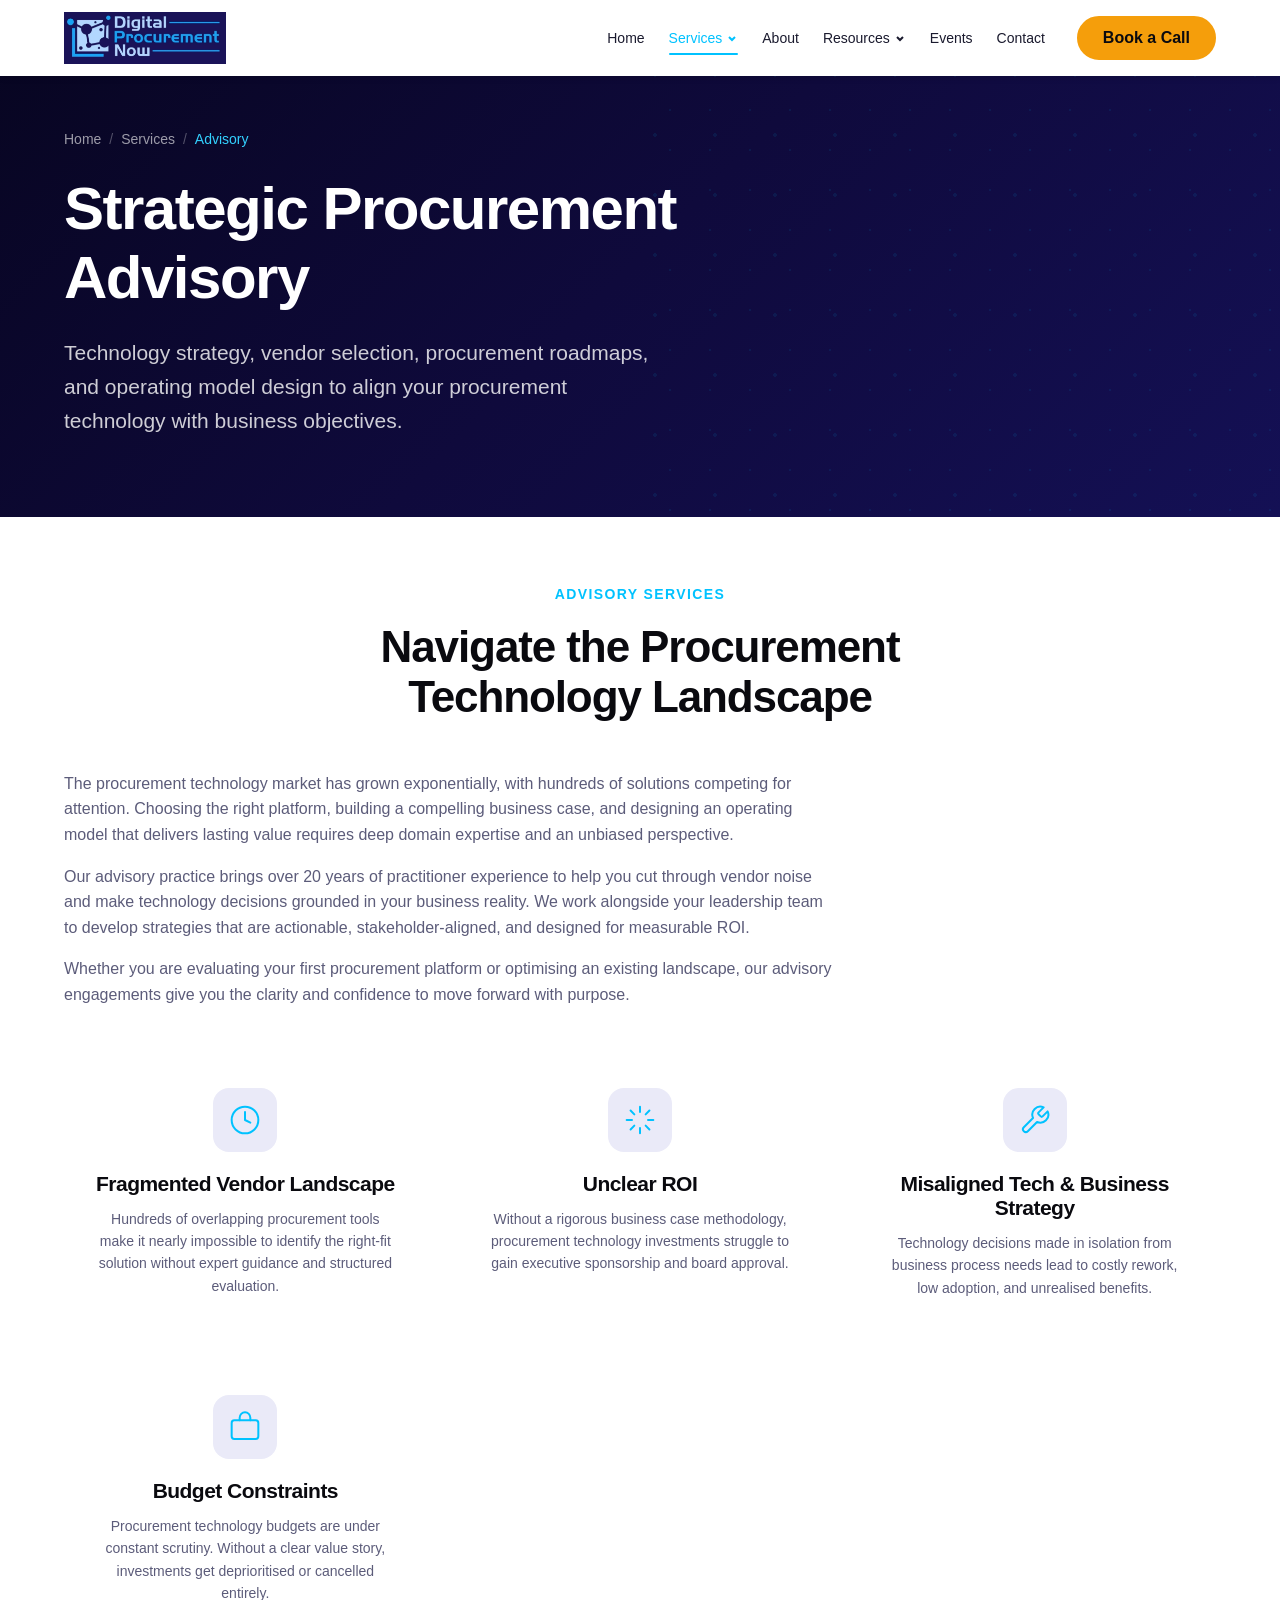
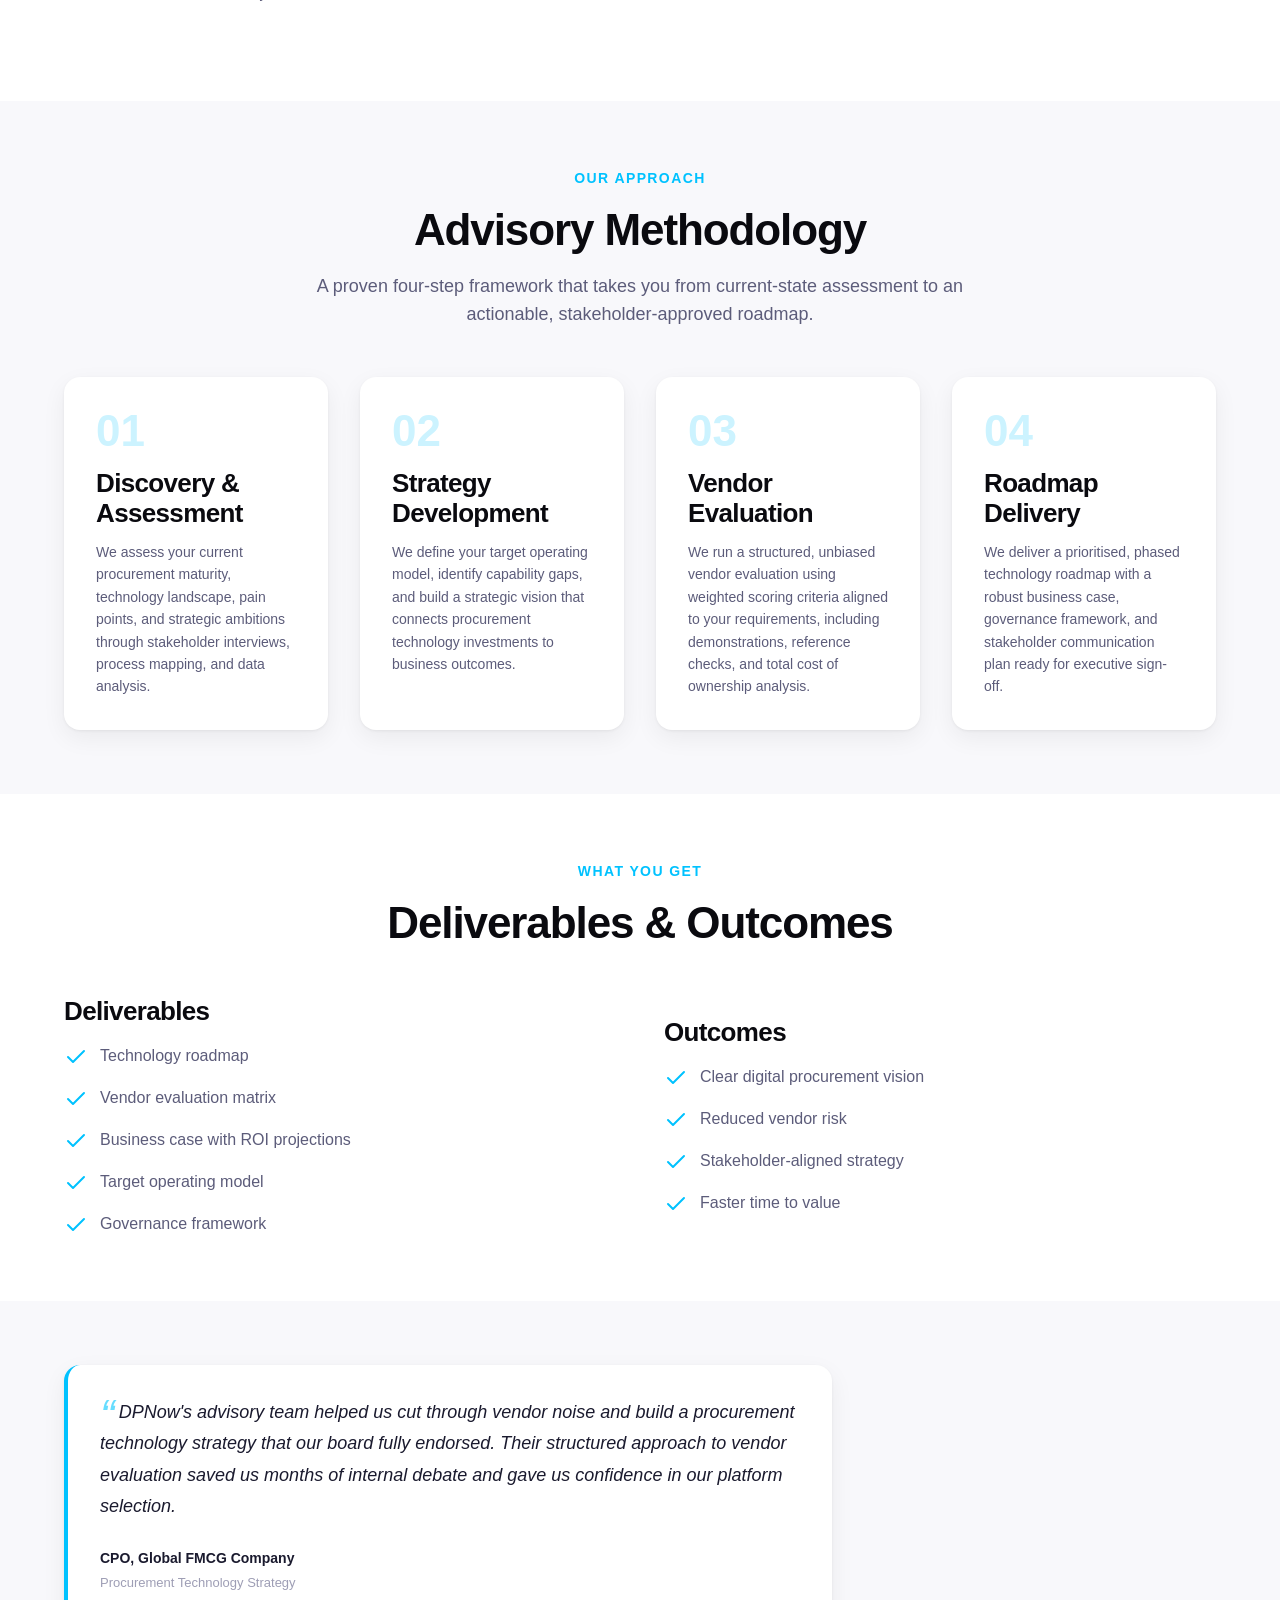
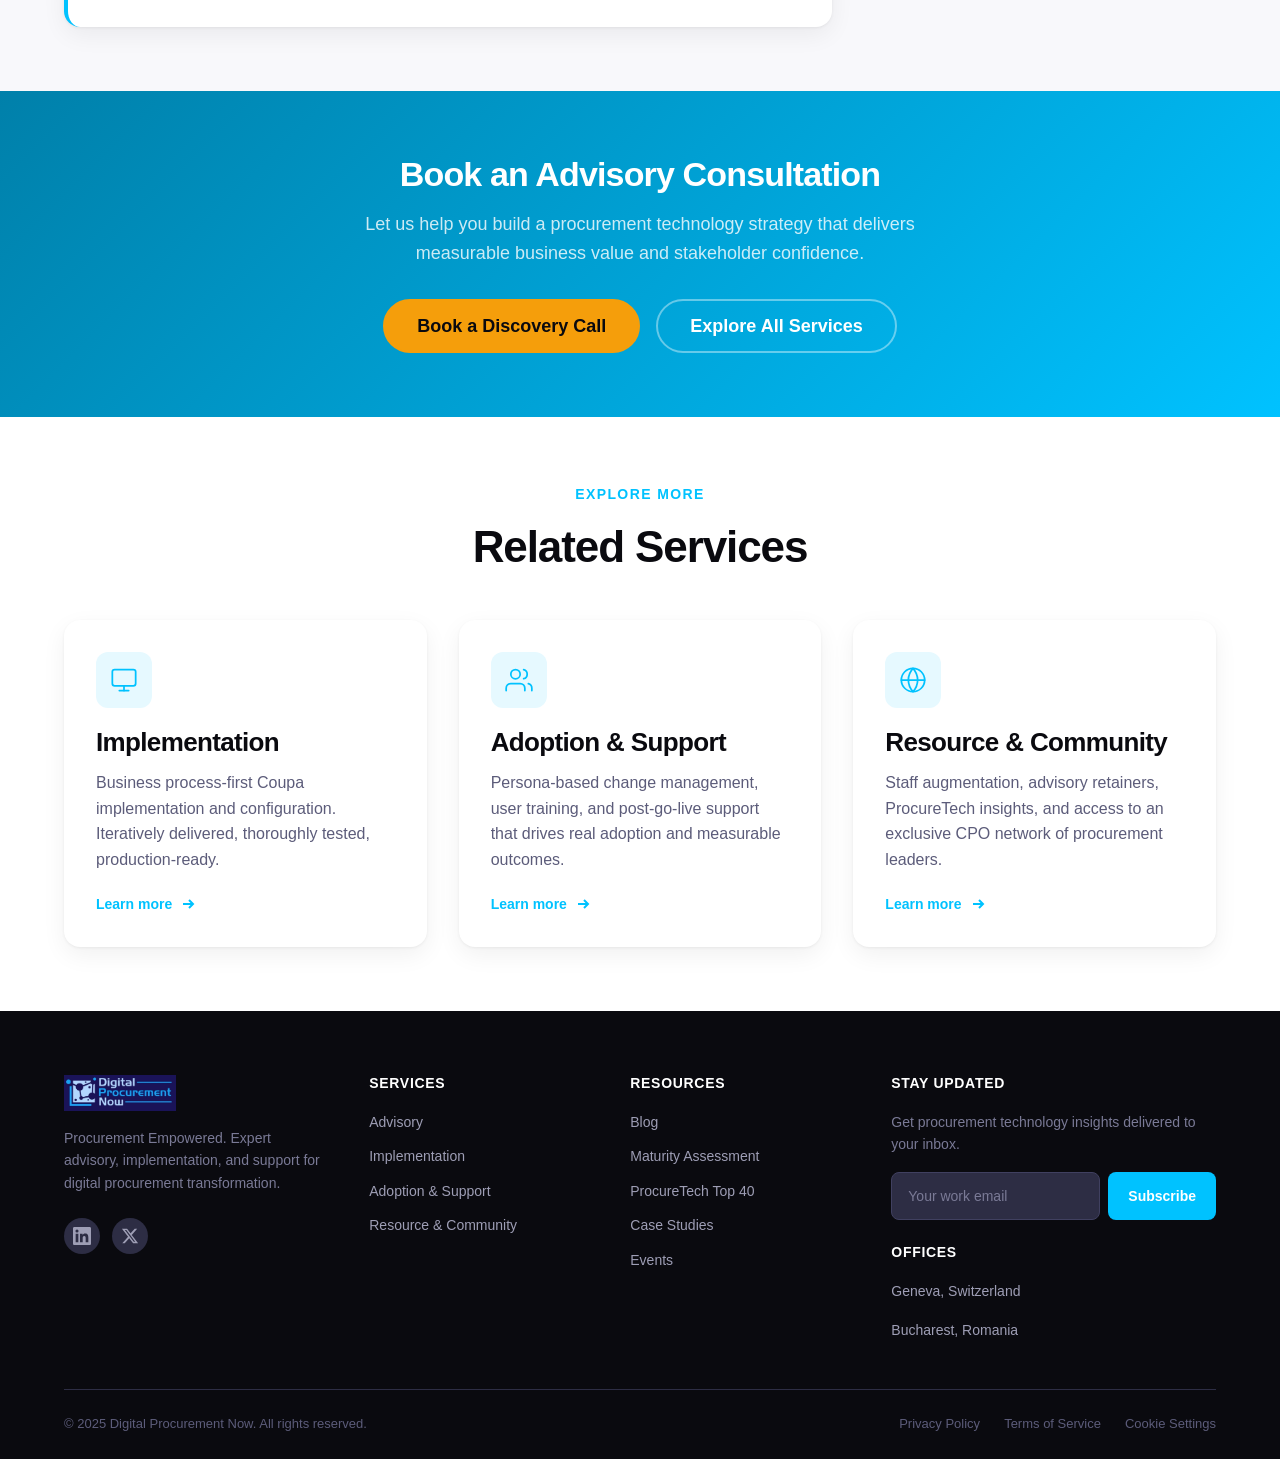
<file: services/advisory.html>
<!DOCTYPE html>
<html lang="en">
<head>
  <meta charset="UTF-8">
  <meta name="viewport" content="width=device-width, initial-scale=1.0">
  <title>Advisory | Digital Procurement Now</title>
  <meta name="description" content="Strategic procurement advisory services: technology roadmaps, vendor selection, operating model design, and business case development aligned to your objectives.">
  <link rel="canonical" href="https://dpnow.ai/services/advisory.html">
  <meta property="og:title" content="Advisory | Digital Procurement Now">
  <meta property="og:description" content="Strategic procurement advisory services: technology roadmaps, vendor selection, operating model design, and business case development.">
  <meta property="og:url" content="https://dpnow.ai/services/advisory.html">
  <meta property="og:type" content="website">
  <meta property="og:site_name" content="Digital Procurement Now">
  <meta name="twitter:card" content="summary_large_image">
  <link rel="icon" href="/assets/images/icons/favicon.svg" type="image/svg+xml">
  <link rel="stylesheet" href="/css/style.css">
</head>
<body>
  <a href="#main" class="skip-link">Skip to main content</a>

  <!-- ====== HEADER ====== -->
  <header class="header header--solid" role="banner">
    <nav class="nav container" aria-label="Primary navigation">
      <a href="/" class="nav__logo" aria-label="Digital Procurement Now - Home">
        <img src="/dpnow.webp" alt="Digital Procurement Now" width="200" height="50">
      </a>
      <button class="nav__toggle" aria-expanded="false" aria-controls="nav-menu" aria-label="Toggle navigation">
        <span class="nav__toggle-bar"></span>
        <span class="nav__toggle-bar"></span>
        <span class="nav__toggle-bar"></span>
      </button>
      <div class="nav__menu" id="nav-menu">
        <ul class="nav__list" role="list">
          <li class="nav__item">
            <a href="/" class="nav__link">Home</a>
          </li>
          <li class="nav__item nav__item--dropdown">
            <a href="/services.html" class="nav__link nav__link--active" aria-haspopup="true" aria-expanded="false">
              Services
              <svg width="12" height="12" viewBox="0 0 12 12" fill="none" stroke="currentColor" stroke-width="2"><path d="M3 5l3 3 3-3"/></svg>
            </a>
            <ul class="nav__dropdown" role="list">
              <li><a href="/services/advisory.html">Advisory</a></li>
              <li><a href="/services/implementation.html">Implementation</a></li>
              <li><a href="/services/adoption.html">Adoption &amp; Support</a></li>
              <li><a href="/services/resource-community.html">Resource &amp; Community</a></li>
            </ul>
          </li>
          <li class="nav__item">
            <a href="/about.html" class="nav__link">About</a>
          </li>
          <li class="nav__item nav__item--dropdown">
            <a href="/resources.html" class="nav__link" aria-haspopup="true" aria-expanded="false">
              Resources
              <svg width="12" height="12" viewBox="0 0 12 12" fill="none" stroke="currentColor" stroke-width="2"><path d="M3 5l3 3 3-3"/></svg>
            </a>
            <ul class="nav__dropdown" role="list">
              <li><a href="/resources/blog/index.html">Blog</a></li>
              <li><a href="/resources/maturity-assessment.html">Maturity Assessment</a></li>
              <li><a href="/resources/procuretech-top-40.html">ProcureTech Top 40</a></li>
              <li><a href="/resources/case-studies/index.html">Case Studies</a></li>
            </ul>
          </li>
          <li class="nav__item">
            <a href="/events.html" class="nav__link">Events</a>
          </li>
          <li class="nav__item">
            <a href="/contact.html" class="nav__link">Contact</a>
          </li>
        </ul>
        <a href="/contact.html" class="btn btn--primary nav__cta">Book a Call</a>
      </div>
    </nav>
    <div class="nav-overlay" aria-hidden="true"></div>
  </header>

  <main id="main">
    <!-- ====== PAGE HERO ====== -->
    <section class="hero hero--page">
      <div class="hero__bg-pattern" aria-hidden="true"></div>
      <div class="container">
        <div class="hero__content">
          <nav class="breadcrumb" aria-label="Breadcrumb">
            <a href="/">Home</a>
            <span class="breadcrumb__separator" aria-hidden="true">/</span>
            <a href="/services.html">Services</a>
            <span class="breadcrumb__separator" aria-hidden="true">/</span>
            <span class="breadcrumb__current">Advisory</span>
          </nav>
          <h1 class="hero__title">Strategic Procurement Advisory</h1>
          <p class="hero__subtitle">Technology strategy, vendor selection, procurement roadmaps, and operating model design to align your procurement technology with business objectives.</p>
        </div>
      </div>
    </section>

    <!-- ====== SERVICE OVERVIEW ====== -->
    <section class="section" id="overview">
      <div class="container">
        <div class="section-header reveal">
          <span class="section-header__label">Advisory Services</span>
          <h2 class="section-header__title">Navigate the Procurement Technology Landscape</h2>
        </div>
        <div class="container--md reveal">
          <p>The procurement technology market has grown exponentially, with hundreds of solutions competing for attention. Choosing the right platform, building a compelling business case, and designing an operating model that delivers lasting value requires deep domain expertise and an unbiased perspective.</p>
          <p>Our advisory practice brings over 20 years of practitioner experience to help you cut through vendor noise and make technology decisions grounded in your business reality. We work alongside your leadership team to develop strategies that are actionable, stakeholder-aligned, and designed for measurable ROI.</p>
          <p>Whether you are evaluating your first procurement platform or optimising an existing landscape, our advisory engagements give you the clarity and confidence to move forward with purpose.</p>
        </div>

        <div class="pain-grid mt-12 reveal">
          <div class="pain-card reveal reveal--delay-1">
            <div class="pain-card__icon">
              <svg width="32" height="32" viewBox="0 0 24 24" fill="none" stroke="currentColor" stroke-width="1.5" stroke-linecap="round" stroke-linejoin="round"><circle cx="12" cy="12" r="10"/><path d="M12 6v6l4 2"/></svg>
            </div>
            <h3>Fragmented Vendor Landscape</h3>
            <p>Hundreds of overlapping procurement tools make it nearly impossible to identify the right-fit solution without expert guidance and structured evaluation.</p>
          </div>
          <div class="pain-card reveal reveal--delay-2">
            <div class="pain-card__icon">
              <svg width="32" height="32" viewBox="0 0 24 24" fill="none" stroke="currentColor" stroke-width="1.5" stroke-linecap="round" stroke-linejoin="round"><path d="M12 2v4M12 18v4M4.93 4.93l2.83 2.83M16.24 16.24l2.83 2.83M2 12h4M18 12h4M4.93 19.07l2.83-2.83M16.24 7.76l2.83-2.83"/></svg>
            </div>
            <h3>Unclear ROI</h3>
            <p>Without a rigorous business case methodology, procurement technology investments struggle to gain executive sponsorship and board approval.</p>
          </div>
          <div class="pain-card reveal reveal--delay-3">
            <div class="pain-card__icon">
              <svg width="32" height="32" viewBox="0 0 24 24" fill="none" stroke="currentColor" stroke-width="1.5" stroke-linecap="round" stroke-linejoin="round"><path d="M14.7 6.3a1 1 0 0 0 0 1.4l1.6 1.6a1 1 0 0 0 1.4 0l3.77-3.77a6 6 0 0 1-7.94 7.94l-6.91 6.91a2.12 2.12 0 0 1-3-3l6.91-6.91a6 6 0 0 1 7.94-7.94l-3.76 3.76z"/></svg>
            </div>
            <h3>Misaligned Tech &amp; Business Strategy</h3>
            <p>Technology decisions made in isolation from business process needs lead to costly rework, low adoption, and unrealised benefits.</p>
          </div>
          <div class="pain-card reveal reveal--delay-4">
            <div class="pain-card__icon">
              <svg width="32" height="32" viewBox="0 0 24 24" fill="none" stroke="currentColor" stroke-width="1.5" stroke-linecap="round" stroke-linejoin="round"><rect x="2" y="7" width="20" height="14" rx="2" ry="2"/><path d="M16 7V5a4 4 0 0 0-8 0v2"/></svg>
            </div>
            <h3>Budget Constraints</h3>
            <p>Procurement technology budgets are under constant scrutiny. Without a clear value story, investments get deprioritised or cancelled entirely.</p>
          </div>
        </div>
      </div>
    </section>

    <!-- ====== METHODOLOGY ====== -->
    <section class="section section--alt" id="methodology">
      <div class="container">
        <div class="section-header reveal">
          <span class="section-header__label">Our Approach</span>
          <h2 class="section-header__title">Advisory Methodology</h2>
          <p class="section-header__text">A proven four-step framework that takes you from current-state assessment to an actionable, stakeholder-approved roadmap.</p>
        </div>
        <div class="process reveal">
          <div class="process__step reveal reveal--delay-1">
            <h3>Discovery &amp; Assessment</h3>
            <p>We assess your current procurement maturity, technology landscape, pain points, and strategic ambitions through stakeholder interviews, process mapping, and data analysis.</p>
          </div>
          <div class="process__step reveal reveal--delay-2">
            <h3>Strategy Development</h3>
            <p>We define your target operating model, identify capability gaps, and build a strategic vision that connects procurement technology investments to business outcomes.</p>
          </div>
          <div class="process__step reveal reveal--delay-3">
            <h3>Vendor Evaluation</h3>
            <p>We run a structured, unbiased vendor evaluation using weighted scoring criteria aligned to your requirements, including demonstrations, reference checks, and total cost of ownership analysis.</p>
          </div>
          <div class="process__step reveal reveal--delay-4">
            <h3>Roadmap Delivery</h3>
            <p>We deliver a prioritised, phased technology roadmap with a robust business case, governance framework, and stakeholder communication plan ready for executive sign-off.</p>
          </div>
        </div>
      </div>
    </section>

    <!-- ====== DELIVERABLES & OUTCOMES ====== -->
    <section class="section" id="deliverables">
      <div class="container">
        <div class="section-header reveal">
          <span class="section-header__label">What You Get</span>
          <h2 class="section-header__title">Deliverables &amp; Outcomes</h2>
        </div>
        <div class="split split--50-50 reveal">
          <div>
            <h3 class="mb-4">Deliverables</h3>
            <ul class="feature-list">
              <li class="feature-list__item">
                <span class="feature-list__icon">
                  <svg width="24" height="24" viewBox="0 0 24 24" fill="none" stroke="currentColor" stroke-width="2" stroke-linecap="round" stroke-linejoin="round"><path d="M20 6L9 17l-5-5"/></svg>
                </span>
                <span class="feature-list__text">Technology roadmap</span>
              </li>
              <li class="feature-list__item">
                <span class="feature-list__icon">
                  <svg width="24" height="24" viewBox="0 0 24 24" fill="none" stroke="currentColor" stroke-width="2" stroke-linecap="round" stroke-linejoin="round"><path d="M20 6L9 17l-5-5"/></svg>
                </span>
                <span class="feature-list__text">Vendor evaluation matrix</span>
              </li>
              <li class="feature-list__item">
                <span class="feature-list__icon">
                  <svg width="24" height="24" viewBox="0 0 24 24" fill="none" stroke="currentColor" stroke-width="2" stroke-linecap="round" stroke-linejoin="round"><path d="M20 6L9 17l-5-5"/></svg>
                </span>
                <span class="feature-list__text">Business case with ROI projections</span>
              </li>
              <li class="feature-list__item">
                <span class="feature-list__icon">
                  <svg width="24" height="24" viewBox="0 0 24 24" fill="none" stroke="currentColor" stroke-width="2" stroke-linecap="round" stroke-linejoin="round"><path d="M20 6L9 17l-5-5"/></svg>
                </span>
                <span class="feature-list__text">Target operating model</span>
              </li>
              <li class="feature-list__item">
                <span class="feature-list__icon">
                  <svg width="24" height="24" viewBox="0 0 24 24" fill="none" stroke="currentColor" stroke-width="2" stroke-linecap="round" stroke-linejoin="round"><path d="M20 6L9 17l-5-5"/></svg>
                </span>
                <span class="feature-list__text">Governance framework</span>
              </li>
            </ul>
          </div>
          <div>
            <h3 class="mb-4">Outcomes</h3>
            <ul class="feature-list">
              <li class="feature-list__item">
                <span class="feature-list__icon">
                  <svg width="24" height="24" viewBox="0 0 24 24" fill="none" stroke="currentColor" stroke-width="2" stroke-linecap="round" stroke-linejoin="round"><path d="M20 6L9 17l-5-5"/></svg>
                </span>
                <span class="feature-list__text">Clear digital procurement vision</span>
              </li>
              <li class="feature-list__item">
                <span class="feature-list__icon">
                  <svg width="24" height="24" viewBox="0 0 24 24" fill="none" stroke="currentColor" stroke-width="2" stroke-linecap="round" stroke-linejoin="round"><path d="M20 6L9 17l-5-5"/></svg>
                </span>
                <span class="feature-list__text">Reduced vendor risk</span>
              </li>
              <li class="feature-list__item">
                <span class="feature-list__icon">
                  <svg width="24" height="24" viewBox="0 0 24 24" fill="none" stroke="currentColor" stroke-width="2" stroke-linecap="round" stroke-linejoin="round"><path d="M20 6L9 17l-5-5"/></svg>
                </span>
                <span class="feature-list__text">Stakeholder-aligned strategy</span>
              </li>
              <li class="feature-list__item">
                <span class="feature-list__icon">
                  <svg width="24" height="24" viewBox="0 0 24 24" fill="none" stroke="currentColor" stroke-width="2" stroke-linecap="round" stroke-linejoin="round"><path d="M20 6L9 17l-5-5"/></svg>
                </span>
                <span class="feature-list__text">Faster time to value</span>
              </li>
            </ul>
          </div>
        </div>
      </div>
    </section>

    <!-- ====== TESTIMONIAL ====== -->
    <section class="section section--alt" id="testimonial">
      <div class="container">
        <div class="container--md reveal">
          <blockquote class="card card--testimonial">
            <p class="card__quote">DPNow's advisory team helped us cut through vendor noise and build a procurement technology strategy that our board fully endorsed. Their structured approach to vendor evaluation saved us months of internal debate and gave us confidence in our platform selection.</p>
            <footer class="card__attribution">
              <div>
                <cite class="card__name">CPO, Global FMCG Company</cite>
                <span class="card__role">Procurement Technology Strategy</span>
              </div>
            </footer>
          </blockquote>
        </div>
      </div>
    </section>

    <!-- ====== CTA BANNER ====== -->
    <section class="cta-banner cta-banner--accent">
      <div class="container">
        <h2 class="cta-banner__title">Book an Advisory Consultation</h2>
        <p class="cta-banner__text">
          Let us help you build a procurement technology strategy that delivers measurable business value and stakeholder confidence.
        </p>
        <div class="cta-banner__actions">
          <a href="/contact.html" class="btn btn--primary btn--lg">Book a Discovery Call</a>
          <a href="/services.html" class="btn btn--outline-light btn--lg">Explore All Services</a>
        </div>
      </div>
    </section>

    <!-- ====== RELATED SERVICES ====== -->
    <section class="section" id="related-services">
      <div class="container">
        <div class="section-header reveal">
          <span class="section-header__label">Explore More</span>
          <h2 class="section-header__title">Related Services</h2>
        </div>
        <div class="grid grid--3 reveal">
          <article class="card card--service reveal reveal--delay-1">
            <div class="card__icon">
              <svg width="28" height="28" viewBox="0 0 24 24" fill="none" stroke="currentColor" stroke-width="1.5" stroke-linecap="round" stroke-linejoin="round"><rect x="2" y="3" width="20" height="14" rx="2"/><path d="M8 21h8"/><path d="M12 17v4"/></svg>
            </div>
            <h3 class="card__title">Implementation</h3>
            <p class="card__description">Business process-first Coupa implementation and configuration. Iteratively delivered, thoroughly tested, production-ready.</p>
            <a href="/services/implementation.html" class="card__link">
              Learn more
              <svg width="16" height="16" viewBox="0 0 16 16" fill="none" stroke="currentColor" stroke-width="2"><path d="M3 8h10M9 4l4 4-4 4"/></svg>
            </a>
          </article>
          <article class="card card--service reveal reveal--delay-2">
            <div class="card__icon">
              <svg width="28" height="28" viewBox="0 0 24 24" fill="none" stroke="currentColor" stroke-width="1.5" stroke-linecap="round" stroke-linejoin="round"><path d="M17 21v-2a4 4 0 0 0-4-4H5a4 4 0 0 0-4 4v2"/><circle cx="9" cy="7" r="4"/><path d="M23 21v-2a4 4 0 0 0-3-3.87"/><path d="M16 3.13a4 4 0 0 1 0 7.75"/></svg>
            </div>
            <h3 class="card__title">Adoption &amp; Support</h3>
            <p class="card__description">Persona-based change management, user training, and post-go-live support that drives real adoption and measurable outcomes.</p>
            <a href="/services/adoption.html" class="card__link">
              Learn more
              <svg width="16" height="16" viewBox="0 0 16 16" fill="none" stroke="currentColor" stroke-width="2"><path d="M3 8h10M9 4l4 4-4 4"/></svg>
            </a>
          </article>
          <article class="card card--service reveal reveal--delay-3">
            <div class="card__icon">
              <svg width="28" height="28" viewBox="0 0 24 24" fill="none" stroke="currentColor" stroke-width="1.5" stroke-linecap="round" stroke-linejoin="round"><circle cx="12" cy="12" r="10"/><line x1="2" y1="12" x2="22" y2="12"/><path d="M12 2a15.3 15.3 0 0 1 4 10 15.3 15.3 0 0 1-4 10 15.3 15.3 0 0 1-4-10 15.3 15.3 0 0 1 4-10z"/></svg>
            </div>
            <h3 class="card__title">Resource &amp; Community</h3>
            <p class="card__description">Staff augmentation, advisory retainers, ProcureTech insights, and access to an exclusive CPO network of procurement leaders.</p>
            <a href="/services/resource-community.html" class="card__link">
              Learn more
              <svg width="16" height="16" viewBox="0 0 16 16" fill="none" stroke="currentColor" stroke-width="2"><path d="M3 8h10M9 4l4 4-4 4"/></svg>
            </a>
          </article>
        </div>
      </div>
    </section>
  </main>

  <!-- ====== FOOTER ====== -->
  <footer class="footer" role="contentinfo">
    <div class="container">
      <div class="footer__grid">
        <div class="footer__brand">
          <a href="/" class="footer__logo" aria-label="Digital Procurement Now">
            <img src="/dpnow.webp" alt="DPNow" width="160" height="40">
          </a>
          <p class="footer__tagline">Procurement Empowered. Expert advisory, implementation, and support for digital procurement transformation.</p>
          <div class="footer__social">
            <a href="#" aria-label="LinkedIn">
              <svg width="18" height="18" viewBox="0 0 24 24" fill="currentColor"><path d="M20.447 20.452h-3.554v-5.569c0-1.328-.027-3.037-1.852-3.037-1.853 0-2.136 1.445-2.136 2.939v5.667H9.351V9h3.414v1.561h.046c.477-.9 1.637-1.85 3.37-1.85 3.601 0 4.267 2.37 4.267 5.455v6.286zM5.337 7.433a2.062 2.062 0 0 1-2.063-2.065 2.064 2.064 0 1 1 2.063 2.065zm1.782 13.019H3.555V9h3.564v11.452zM22.225 0H1.771C.792 0 0 .774 0 1.729v20.542C0 23.227.792 24 1.771 24h20.451C23.2 24 24 23.227 24 22.271V1.729C24 .774 23.2 0 22.222 0h.003z"/></svg>
            </a>
            <a href="#" aria-label="Twitter">
              <svg width="18" height="18" viewBox="0 0 24 24" fill="currentColor"><path d="M18.244 2.25h3.308l-7.227 8.26 8.502 11.24H16.17l-5.214-6.817L4.99 21.75H1.68l7.73-8.835L1.254 2.25H8.08l4.713 6.231zm-1.161 17.52h1.833L7.084 4.126H5.117z"/></svg>
            </a>
          </div>
        </div>
        <div>
          <h3 class="footer__heading">Services</h3>
          <nav class="footer__links" aria-label="Services">
            <a href="/services/advisory.html">Advisory</a>
            <a href="/services/implementation.html">Implementation</a>
            <a href="/services/adoption.html">Adoption &amp; Support</a>
            <a href="/services/resource-community.html">Resource &amp; Community</a>
          </nav>
        </div>
        <div>
          <h3 class="footer__heading">Resources</h3>
          <nav class="footer__links" aria-label="Resources">
            <a href="/resources/blog/index.html">Blog</a>
            <a href="/resources/maturity-assessment.html">Maturity Assessment</a>
            <a href="/resources/procuretech-top-40.html">ProcureTech Top 40</a>
            <a href="/resources/case-studies/index.html">Case Studies</a>
            <a href="/events.html">Events</a>
          </nav>
        </div>
        <div>
          <h3 class="footer__heading">Stay Updated</h3>
          <p class="footer__tagline mb-4">Get procurement technology insights delivered to your inbox.</p>
          <form class="footer__newsletter-form" name="newsletter" method="POST" data-netlify="true" netlify-honeypot="bot-field">
            <input type="hidden" name="form-name" value="newsletter">
            <p class="sr-only"><label>Don't fill this out: <input name="bot-field"></label></p>
            <input type="email" name="email" placeholder="Your work email" required aria-label="Email address">
            <button type="submit">Subscribe</button>
          </form>
          <div class="mt-6">
            <h3 class="footer__heading">Offices</h3>
            <p class="text-sm color-muted">Geneva, Switzerland</p>
            <p class="text-sm color-muted">Bucharest, Romania</p>
          </div>
        </div>
      </div>
      <div class="footer__bottom">
        <p class="footer__copyright">&copy; 2025 Digital Procurement Now. All rights reserved.</p>
        <div class="footer__legal">
          <a href="#">Privacy Policy</a>
          <a href="#">Terms of Service</a>
          <a href="#">Cookie Settings</a>
        </div>
      </div>
    </div>
  </footer>

  <script src="/js/main.js" defer></script>
  <script src="/js/scroll-animations.js" defer></script>
  <script src="/js/modal.js" defer></script>
</body>
</html>
</file>
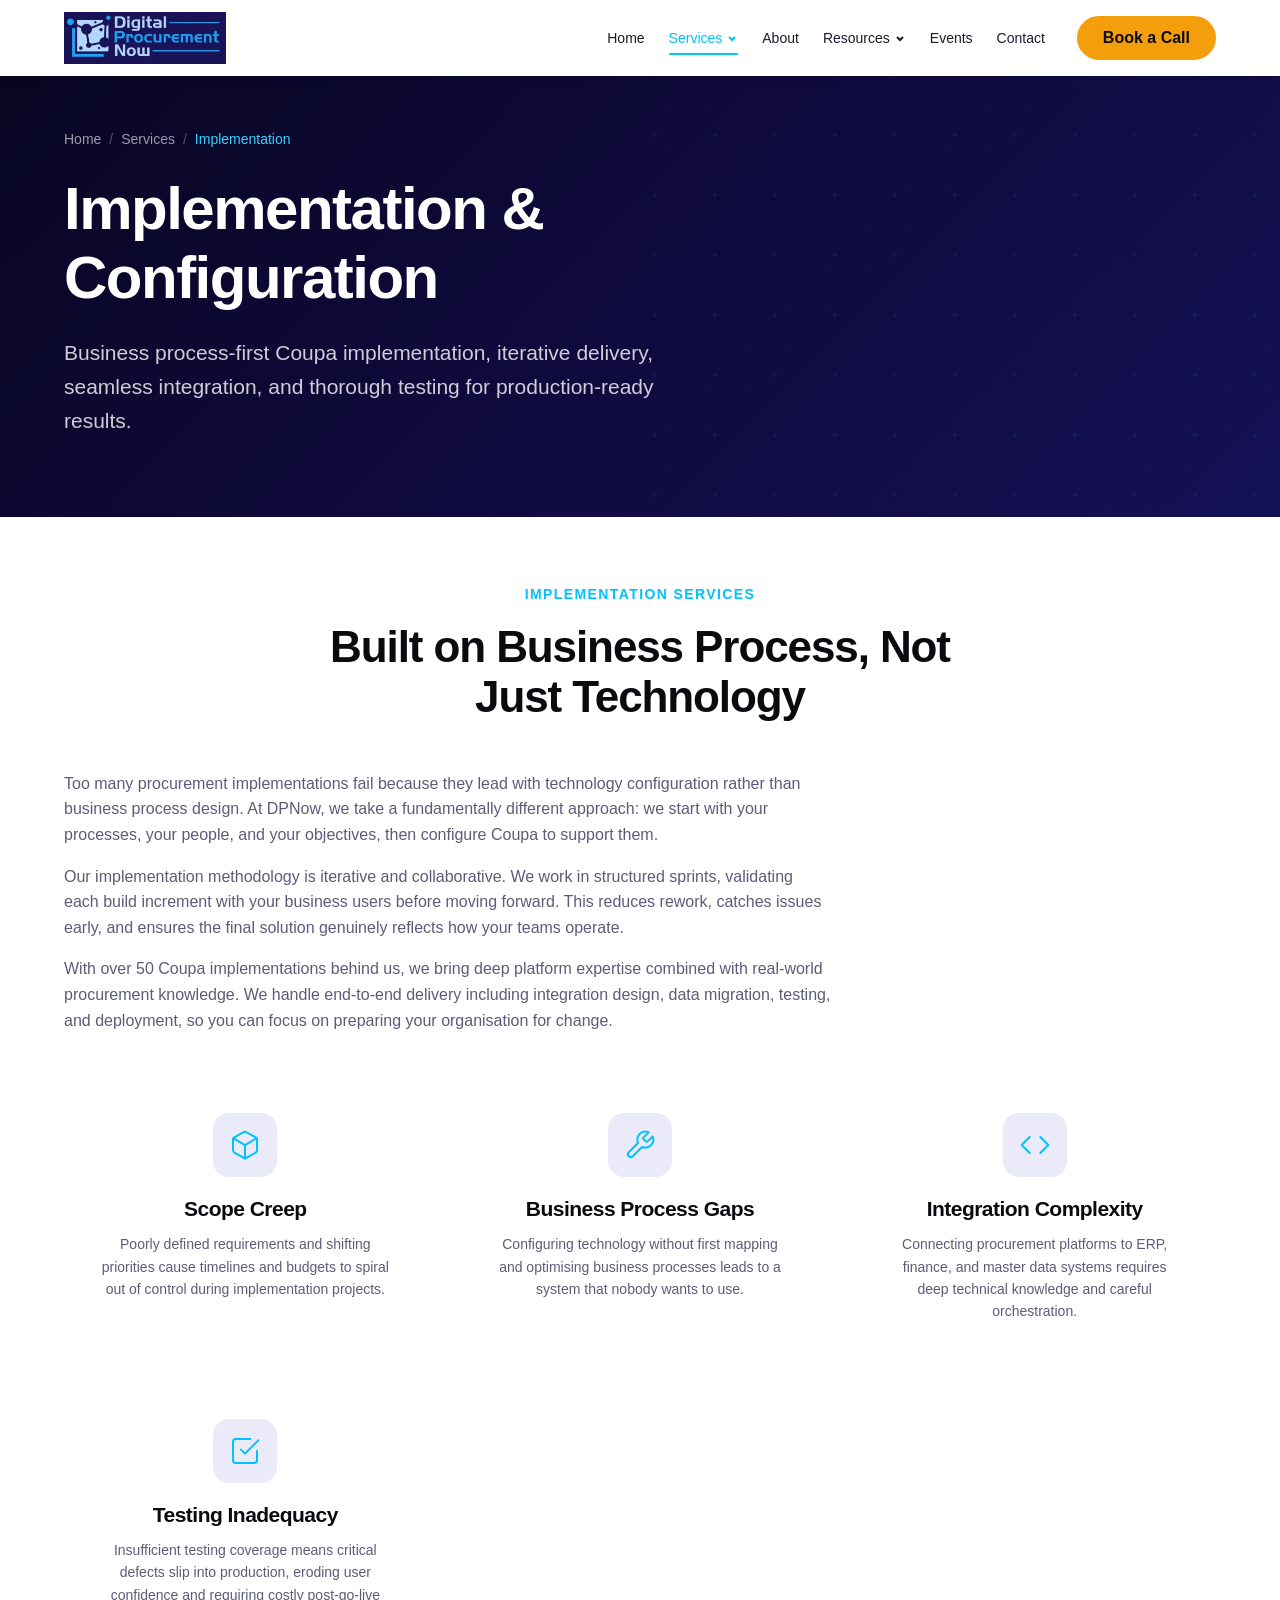
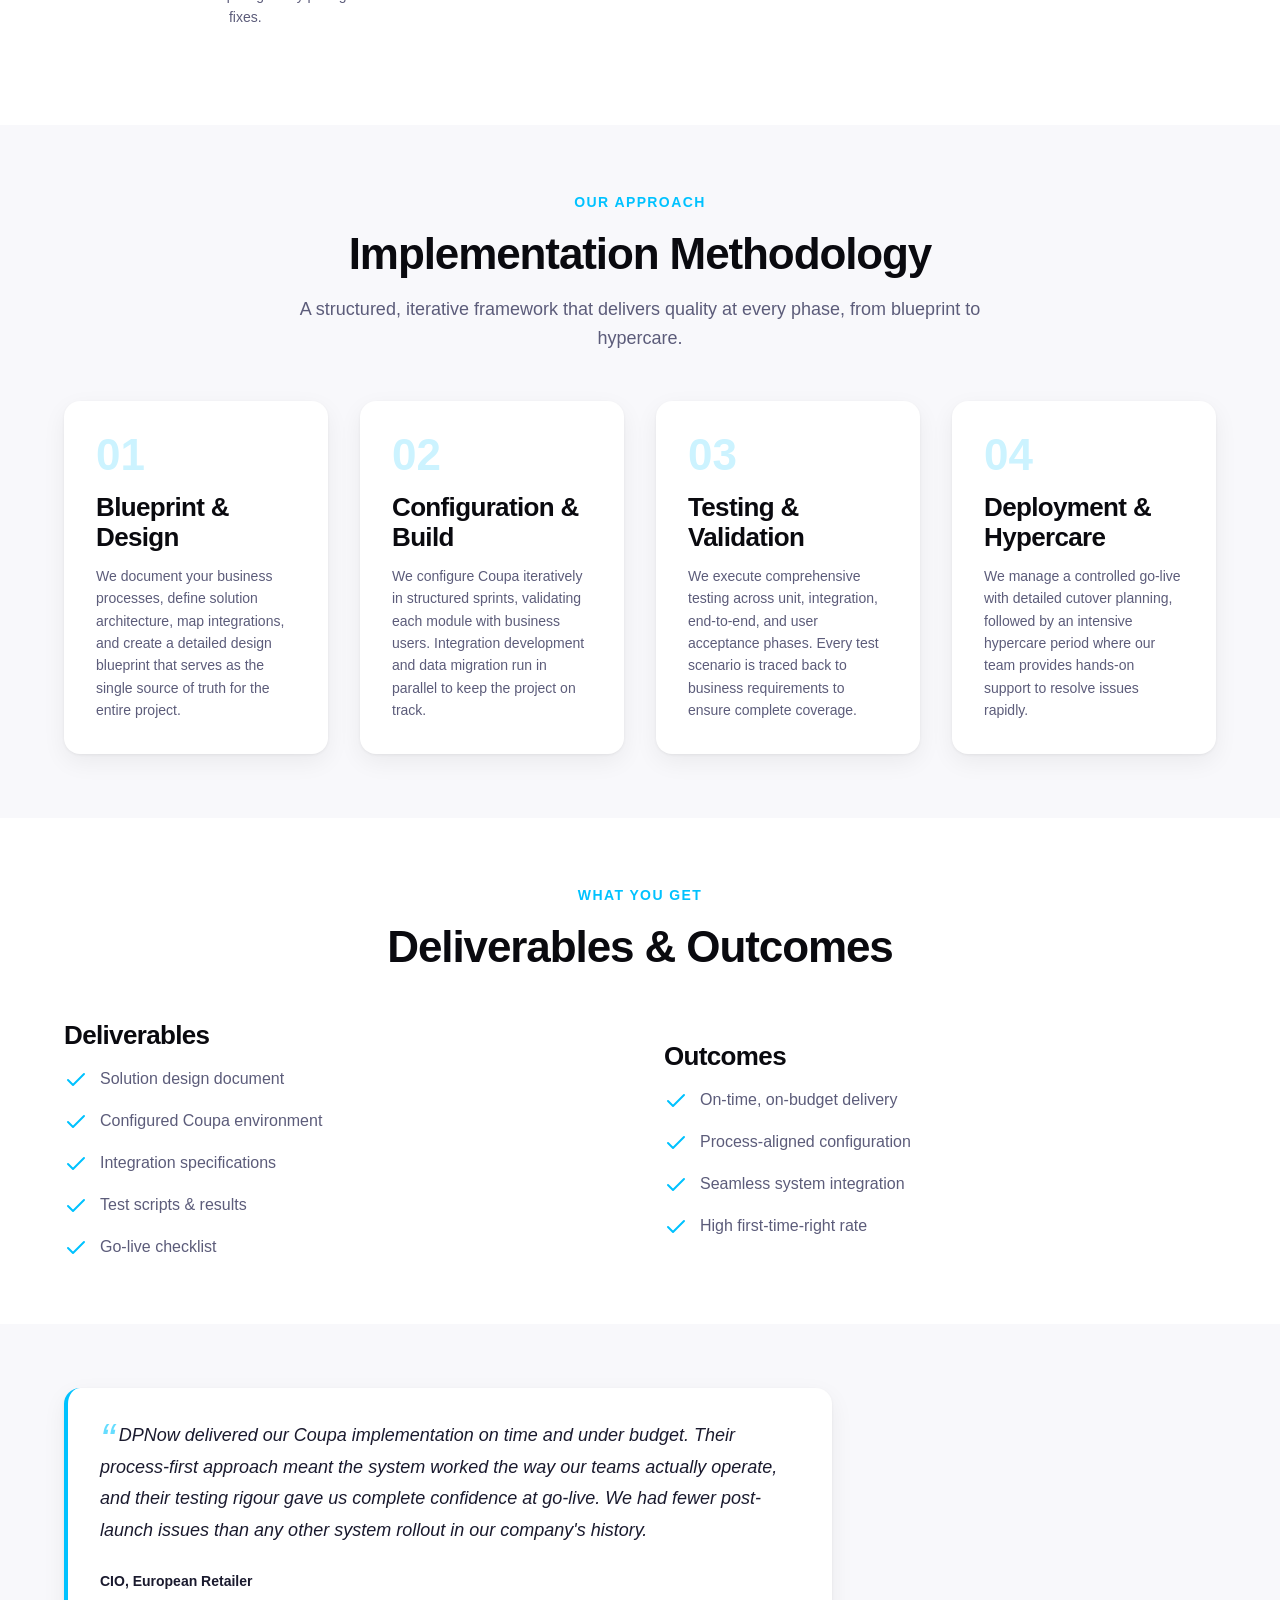
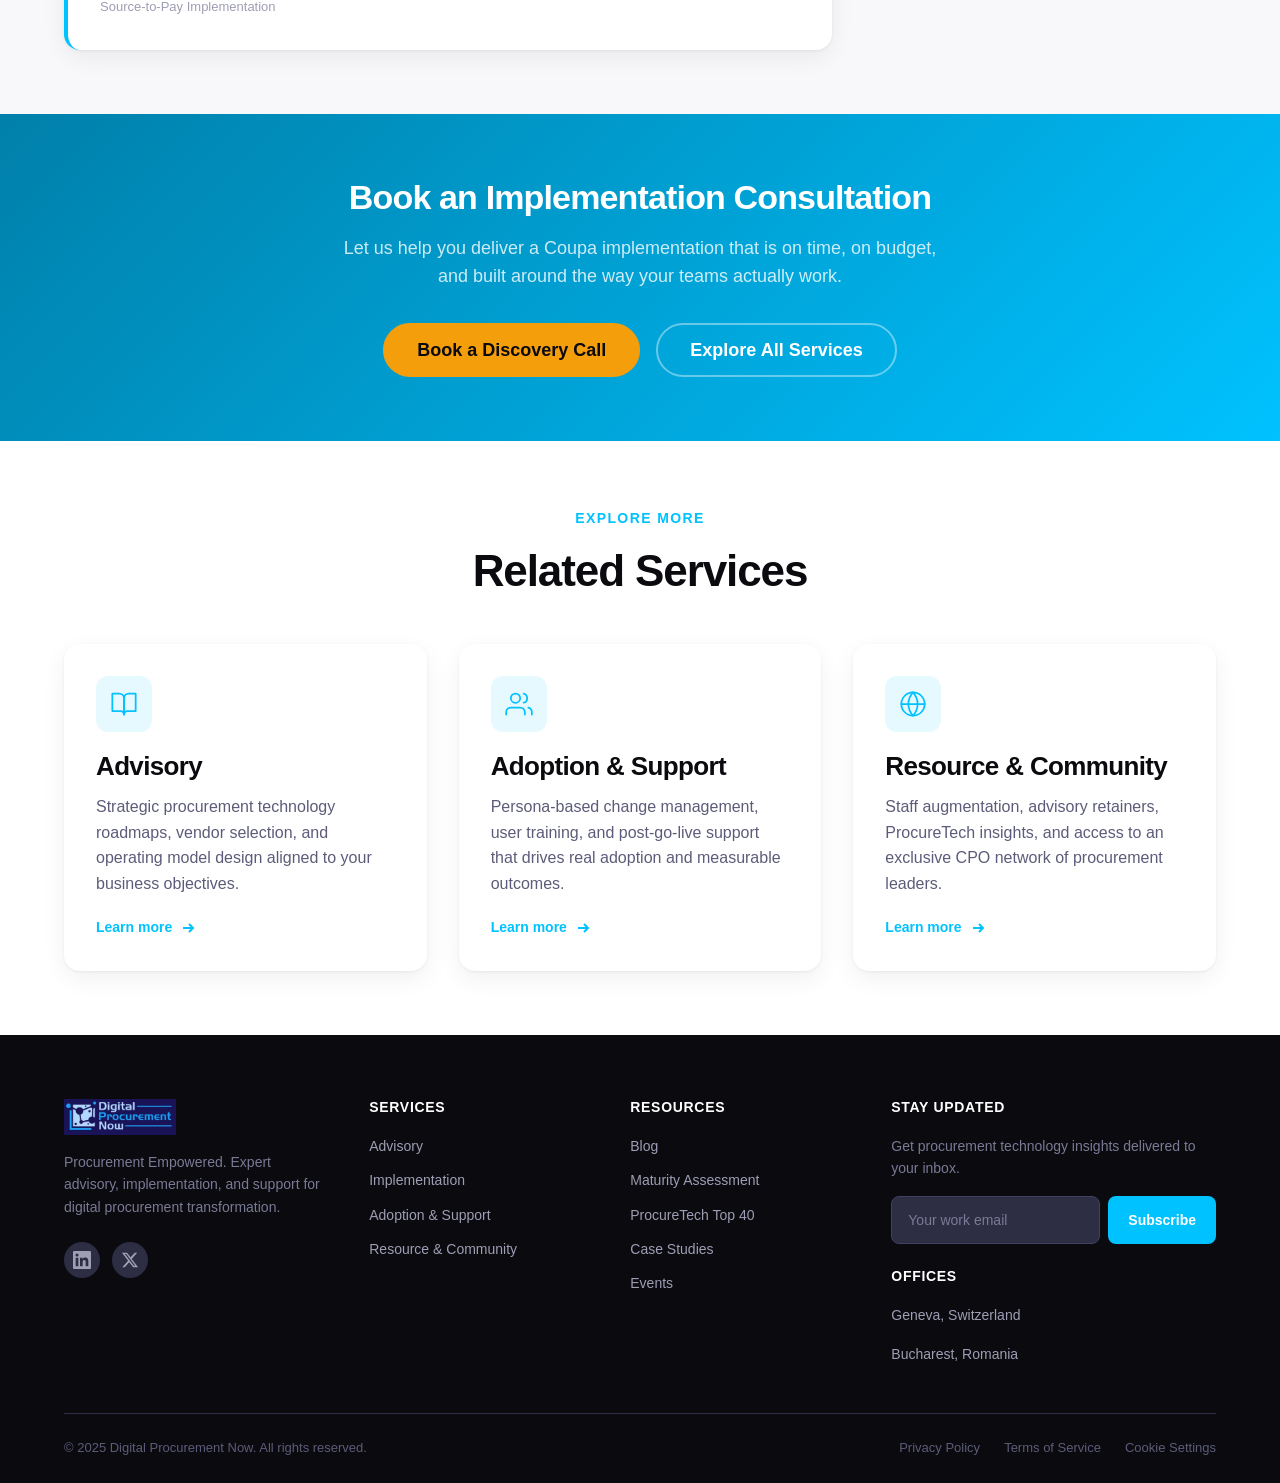
<file: services/implementation.html>
<!DOCTYPE html>
<html lang="en">
<head>
  <meta charset="UTF-8">
  <meta name="viewport" content="width=device-width, initial-scale=1.0">
  <title>Implementation | Digital Procurement Now</title>
  <meta name="description" content="Business process-first Coupa implementation and configuration services. Iterative delivery, integration design, thorough testing, and production-ready deployment.">
  <link rel="canonical" href="https://dpnow.ai/services/implementation.html">
  <meta property="og:title" content="Implementation | Digital Procurement Now">
  <meta property="og:description" content="Business process-first Coupa implementation and configuration. Iteratively delivered, thoroughly tested, production-ready.">
  <meta property="og:url" content="https://dpnow.ai/services/implementation.html">
  <meta property="og:type" content="website">
  <meta property="og:site_name" content="Digital Procurement Now">
  <meta name="twitter:card" content="summary_large_image">
  <link rel="icon" href="/assets/images/icons/favicon.svg" type="image/svg+xml">
  <link rel="stylesheet" href="/css/style.css">
</head>
<body>
  <a href="#main" class="skip-link">Skip to main content</a>

  <!-- ====== HEADER ====== -->
  <header class="header header--solid" role="banner">
    <nav class="nav container" aria-label="Primary navigation">
      <a href="/" class="nav__logo" aria-label="Digital Procurement Now - Home">
        <img src="/dpnow.webp" alt="Digital Procurement Now" width="200" height="50">
      </a>
      <button class="nav__toggle" aria-expanded="false" aria-controls="nav-menu" aria-label="Toggle navigation">
        <span class="nav__toggle-bar"></span>
        <span class="nav__toggle-bar"></span>
        <span class="nav__toggle-bar"></span>
      </button>
      <div class="nav__menu" id="nav-menu">
        <ul class="nav__list" role="list">
          <li class="nav__item">
            <a href="/" class="nav__link">Home</a>
          </li>
          <li class="nav__item nav__item--dropdown">
            <a href="/services.html" class="nav__link nav__link--active" aria-haspopup="true" aria-expanded="false">
              Services
              <svg width="12" height="12" viewBox="0 0 12 12" fill="none" stroke="currentColor" stroke-width="2"><path d="M3 5l3 3 3-3"/></svg>
            </a>
            <ul class="nav__dropdown" role="list">
              <li><a href="/services/advisory.html">Advisory</a></li>
              <li><a href="/services/implementation.html">Implementation</a></li>
              <li><a href="/services/adoption.html">Adoption &amp; Support</a></li>
              <li><a href="/services/resource-community.html">Resource &amp; Community</a></li>
            </ul>
          </li>
          <li class="nav__item">
            <a href="/about.html" class="nav__link">About</a>
          </li>
          <li class="nav__item nav__item--dropdown">
            <a href="/resources.html" class="nav__link" aria-haspopup="true" aria-expanded="false">
              Resources
              <svg width="12" height="12" viewBox="0 0 12 12" fill="none" stroke="currentColor" stroke-width="2"><path d="M3 5l3 3 3-3"/></svg>
            </a>
            <ul class="nav__dropdown" role="list">
              <li><a href="/resources/blog/index.html">Blog</a></li>
              <li><a href="/resources/maturity-assessment.html">Maturity Assessment</a></li>
              <li><a href="/resources/procuretech-top-40.html">ProcureTech Top 40</a></li>
              <li><a href="/resources/case-studies/index.html">Case Studies</a></li>
            </ul>
          </li>
          <li class="nav__item">
            <a href="/events.html" class="nav__link">Events</a>
          </li>
          <li class="nav__item">
            <a href="/contact.html" class="nav__link">Contact</a>
          </li>
        </ul>
        <a href="/contact.html" class="btn btn--primary nav__cta">Book a Call</a>
      </div>
    </nav>
    <div class="nav-overlay" aria-hidden="true"></div>
  </header>

  <main id="main">
    <!-- ====== PAGE HERO ====== -->
    <section class="hero hero--page">
      <div class="hero__bg-pattern" aria-hidden="true"></div>
      <div class="container">
        <div class="hero__content">
          <nav class="breadcrumb" aria-label="Breadcrumb">
            <a href="/">Home</a>
            <span class="breadcrumb__separator" aria-hidden="true">/</span>
            <a href="/services.html">Services</a>
            <span class="breadcrumb__separator" aria-hidden="true">/</span>
            <span class="breadcrumb__current">Implementation</span>
          </nav>
          <h1 class="hero__title">Implementation &amp; Configuration</h1>
          <p class="hero__subtitle">Business process-first Coupa implementation, iterative delivery, seamless integration, and thorough testing for production-ready results.</p>
        </div>
      </div>
    </section>

    <!-- ====== SERVICE OVERVIEW ====== -->
    <section class="section" id="overview">
      <div class="container">
        <div class="section-header reveal">
          <span class="section-header__label">Implementation Services</span>
          <h2 class="section-header__title">Built on Business Process, Not Just Technology</h2>
        </div>
        <div class="container--md reveal">
          <p>Too many procurement implementations fail because they lead with technology configuration rather than business process design. At DPNow, we take a fundamentally different approach: we start with your processes, your people, and your objectives, then configure Coupa to support them.</p>
          <p>Our implementation methodology is iterative and collaborative. We work in structured sprints, validating each build increment with your business users before moving forward. This reduces rework, catches issues early, and ensures the final solution genuinely reflects how your teams operate.</p>
          <p>With over 50 Coupa implementations behind us, we bring deep platform expertise combined with real-world procurement knowledge. We handle end-to-end delivery including integration design, data migration, testing, and deployment, so you can focus on preparing your organisation for change.</p>
        </div>

        <div class="pain-grid mt-12 reveal">
          <div class="pain-card reveal reveal--delay-1">
            <div class="pain-card__icon">
              <svg width="32" height="32" viewBox="0 0 24 24" fill="none" stroke="currentColor" stroke-width="1.5" stroke-linecap="round" stroke-linejoin="round"><path d="M21 16V8a2 2 0 0 0-1-1.73l-7-4a2 2 0 0 0-2 0l-7 4A2 2 0 0 0 3 8v8a2 2 0 0 0 1 1.73l7 4a2 2 0 0 0 2 0l7-4A2 2 0 0 0 21 16z"/><polyline points="3.27 6.96 12 12.01 20.73 6.96"/><line x1="12" y1="22.08" x2="12" y2="12"/></svg>
            </div>
            <h3>Scope Creep</h3>
            <p>Poorly defined requirements and shifting priorities cause timelines and budgets to spiral out of control during implementation projects.</p>
          </div>
          <div class="pain-card reveal reveal--delay-2">
            <div class="pain-card__icon">
              <svg width="32" height="32" viewBox="0 0 24 24" fill="none" stroke="currentColor" stroke-width="1.5" stroke-linecap="round" stroke-linejoin="round"><path d="M14.7 6.3a1 1 0 0 0 0 1.4l1.6 1.6a1 1 0 0 0 1.4 0l3.77-3.77a6 6 0 0 1-7.94 7.94l-6.91 6.91a2.12 2.12 0 0 1-3-3l6.91-6.91a6 6 0 0 1 7.94-7.94l-3.76 3.76z"/></svg>
            </div>
            <h3>Business Process Gaps</h3>
            <p>Configuring technology without first mapping and optimising business processes leads to a system that nobody wants to use.</p>
          </div>
          <div class="pain-card reveal reveal--delay-3">
            <div class="pain-card__icon">
              <svg width="32" height="32" viewBox="0 0 24 24" fill="none" stroke="currentColor" stroke-width="1.5" stroke-linecap="round" stroke-linejoin="round"><polyline points="16 18 22 12 16 6"/><polyline points="8 6 2 12 8 18"/></svg>
            </div>
            <h3>Integration Complexity</h3>
            <p>Connecting procurement platforms to ERP, finance, and master data systems requires deep technical knowledge and careful orchestration.</p>
          </div>
          <div class="pain-card reveal reveal--delay-4">
            <div class="pain-card__icon">
              <svg width="32" height="32" viewBox="0 0 24 24" fill="none" stroke="currentColor" stroke-width="1.5" stroke-linecap="round" stroke-linejoin="round"><path d="M9 11l3 3L22 4"/><path d="M21 12v7a2 2 0 0 1-2 2H5a2 2 0 0 1-2-2V5a2 2 0 0 1 2-2h11"/></svg>
            </div>
            <h3>Testing Inadequacy</h3>
            <p>Insufficient testing coverage means critical defects slip into production, eroding user confidence and requiring costly post-go-live fixes.</p>
          </div>
        </div>
      </div>
    </section>

    <!-- ====== METHODOLOGY ====== -->
    <section class="section section--alt" id="methodology">
      <div class="container">
        <div class="section-header reveal">
          <span class="section-header__label">Our Approach</span>
          <h2 class="section-header__title">Implementation Methodology</h2>
          <p class="section-header__text">A structured, iterative framework that delivers quality at every phase, from blueprint to hypercare.</p>
        </div>
        <div class="process reveal">
          <div class="process__step reveal reveal--delay-1">
            <h3>Blueprint &amp; Design</h3>
            <p>We document your business processes, define solution architecture, map integrations, and create a detailed design blueprint that serves as the single source of truth for the entire project.</p>
          </div>
          <div class="process__step reveal reveal--delay-2">
            <h3>Configuration &amp; Build</h3>
            <p>We configure Coupa iteratively in structured sprints, validating each module with business users. Integration development and data migration run in parallel to keep the project on track.</p>
          </div>
          <div class="process__step reveal reveal--delay-3">
            <h3>Testing &amp; Validation</h3>
            <p>We execute comprehensive testing across unit, integration, end-to-end, and user acceptance phases. Every test scenario is traced back to business requirements to ensure complete coverage.</p>
          </div>
          <div class="process__step reveal reveal--delay-4">
            <h3>Deployment &amp; Hypercare</h3>
            <p>We manage a controlled go-live with detailed cutover planning, followed by an intensive hypercare period where our team provides hands-on support to resolve issues rapidly.</p>
          </div>
        </div>
      </div>
    </section>

    <!-- ====== DELIVERABLES & OUTCOMES ====== -->
    <section class="section" id="deliverables">
      <div class="container">
        <div class="section-header reveal">
          <span class="section-header__label">What You Get</span>
          <h2 class="section-header__title">Deliverables &amp; Outcomes</h2>
        </div>
        <div class="split split--50-50 reveal">
          <div>
            <h3 class="mb-4">Deliverables</h3>
            <ul class="feature-list">
              <li class="feature-list__item">
                <span class="feature-list__icon">
                  <svg width="24" height="24" viewBox="0 0 24 24" fill="none" stroke="currentColor" stroke-width="2" stroke-linecap="round" stroke-linejoin="round"><path d="M20 6L9 17l-5-5"/></svg>
                </span>
                <span class="feature-list__text">Solution design document</span>
              </li>
              <li class="feature-list__item">
                <span class="feature-list__icon">
                  <svg width="24" height="24" viewBox="0 0 24 24" fill="none" stroke="currentColor" stroke-width="2" stroke-linecap="round" stroke-linejoin="round"><path d="M20 6L9 17l-5-5"/></svg>
                </span>
                <span class="feature-list__text">Configured Coupa environment</span>
              </li>
              <li class="feature-list__item">
                <span class="feature-list__icon">
                  <svg width="24" height="24" viewBox="0 0 24 24" fill="none" stroke="currentColor" stroke-width="2" stroke-linecap="round" stroke-linejoin="round"><path d="M20 6L9 17l-5-5"/></svg>
                </span>
                <span class="feature-list__text">Integration specifications</span>
              </li>
              <li class="feature-list__item">
                <span class="feature-list__icon">
                  <svg width="24" height="24" viewBox="0 0 24 24" fill="none" stroke="currentColor" stroke-width="2" stroke-linecap="round" stroke-linejoin="round"><path d="M20 6L9 17l-5-5"/></svg>
                </span>
                <span class="feature-list__text">Test scripts &amp; results</span>
              </li>
              <li class="feature-list__item">
                <span class="feature-list__icon">
                  <svg width="24" height="24" viewBox="0 0 24 24" fill="none" stroke="currentColor" stroke-width="2" stroke-linecap="round" stroke-linejoin="round"><path d="M20 6L9 17l-5-5"/></svg>
                </span>
                <span class="feature-list__text">Go-live checklist</span>
              </li>
            </ul>
          </div>
          <div>
            <h3 class="mb-4">Outcomes</h3>
            <ul class="feature-list">
              <li class="feature-list__item">
                <span class="feature-list__icon">
                  <svg width="24" height="24" viewBox="0 0 24 24" fill="none" stroke="currentColor" stroke-width="2" stroke-linecap="round" stroke-linejoin="round"><path d="M20 6L9 17l-5-5"/></svg>
                </span>
                <span class="feature-list__text">On-time, on-budget delivery</span>
              </li>
              <li class="feature-list__item">
                <span class="feature-list__icon">
                  <svg width="24" height="24" viewBox="0 0 24 24" fill="none" stroke="currentColor" stroke-width="2" stroke-linecap="round" stroke-linejoin="round"><path d="M20 6L9 17l-5-5"/></svg>
                </span>
                <span class="feature-list__text">Process-aligned configuration</span>
              </li>
              <li class="feature-list__item">
                <span class="feature-list__icon">
                  <svg width="24" height="24" viewBox="0 0 24 24" fill="none" stroke="currentColor" stroke-width="2" stroke-linecap="round" stroke-linejoin="round"><path d="M20 6L9 17l-5-5"/></svg>
                </span>
                <span class="feature-list__text">Seamless system integration</span>
              </li>
              <li class="feature-list__item">
                <span class="feature-list__icon">
                  <svg width="24" height="24" viewBox="0 0 24 24" fill="none" stroke="currentColor" stroke-width="2" stroke-linecap="round" stroke-linejoin="round"><path d="M20 6L9 17l-5-5"/></svg>
                </span>
                <span class="feature-list__text">High first-time-right rate</span>
              </li>
            </ul>
          </div>
        </div>
      </div>
    </section>

    <!-- ====== TESTIMONIAL ====== -->
    <section class="section section--alt" id="testimonial">
      <div class="container">
        <div class="container--md reveal">
          <blockquote class="card card--testimonial">
            <p class="card__quote">DPNow delivered our Coupa implementation on time and under budget. Their process-first approach meant the system worked the way our teams actually operate, and their testing rigour gave us complete confidence at go-live. We had fewer post-launch issues than any other system rollout in our company's history.</p>
            <footer class="card__attribution">
              <div>
                <cite class="card__name">CIO, European Retailer</cite>
                <span class="card__role">Source-to-Pay Implementation</span>
              </div>
            </footer>
          </blockquote>
        </div>
      </div>
    </section>

    <!-- ====== CTA BANNER ====== -->
    <section class="cta-banner cta-banner--accent">
      <div class="container">
        <h2 class="cta-banner__title">Book an Implementation Consultation</h2>
        <p class="cta-banner__text">
          Let us help you deliver a Coupa implementation that is on time, on budget, and built around the way your teams actually work.
        </p>
        <div class="cta-banner__actions">
          <a href="/contact.html" class="btn btn--primary btn--lg">Book a Discovery Call</a>
          <a href="/services.html" class="btn btn--outline-light btn--lg">Explore All Services</a>
        </div>
      </div>
    </section>

    <!-- ====== RELATED SERVICES ====== -->
    <section class="section" id="related-services">
      <div class="container">
        <div class="section-header reveal">
          <span class="section-header__label">Explore More</span>
          <h2 class="section-header__title">Related Services</h2>
        </div>
        <div class="grid grid--3 reveal">
          <article class="card card--service reveal reveal--delay-1">
            <div class="card__icon">
              <svg width="28" height="28" viewBox="0 0 24 24" fill="none" stroke="currentColor" stroke-width="1.5" stroke-linecap="round" stroke-linejoin="round"><path d="M2 3h6a4 4 0 0 1 4 4v14a3 3 0 0 0-3-3H2z"/><path d="M22 3h-6a4 4 0 0 0-4 4v14a3 3 0 0 1 3-3h7z"/></svg>
            </div>
            <h3 class="card__title">Advisory</h3>
            <p class="card__description">Strategic procurement technology roadmaps, vendor selection, and operating model design aligned to your business objectives.</p>
            <a href="/services/advisory.html" class="card__link">
              Learn more
              <svg width="16" height="16" viewBox="0 0 16 16" fill="none" stroke="currentColor" stroke-width="2"><path d="M3 8h10M9 4l4 4-4 4"/></svg>
            </a>
          </article>
          <article class="card card--service reveal reveal--delay-2">
            <div class="card__icon">
              <svg width="28" height="28" viewBox="0 0 24 24" fill="none" stroke="currentColor" stroke-width="1.5" stroke-linecap="round" stroke-linejoin="round"><path d="M17 21v-2a4 4 0 0 0-4-4H5a4 4 0 0 0-4 4v2"/><circle cx="9" cy="7" r="4"/><path d="M23 21v-2a4 4 0 0 0-3-3.87"/><path d="M16 3.13a4 4 0 0 1 0 7.75"/></svg>
            </div>
            <h3 class="card__title">Adoption &amp; Support</h3>
            <p class="card__description">Persona-based change management, user training, and post-go-live support that drives real adoption and measurable outcomes.</p>
            <a href="/services/adoption.html" class="card__link">
              Learn more
              <svg width="16" height="16" viewBox="0 0 16 16" fill="none" stroke="currentColor" stroke-width="2"><path d="M3 8h10M9 4l4 4-4 4"/></svg>
            </a>
          </article>
          <article class="card card--service reveal reveal--delay-3">
            <div class="card__icon">
              <svg width="28" height="28" viewBox="0 0 24 24" fill="none" stroke="currentColor" stroke-width="1.5" stroke-linecap="round" stroke-linejoin="round"><circle cx="12" cy="12" r="10"/><line x1="2" y1="12" x2="22" y2="12"/><path d="M12 2a15.3 15.3 0 0 1 4 10 15.3 15.3 0 0 1-4 10 15.3 15.3 0 0 1-4-10 15.3 15.3 0 0 1 4-10z"/></svg>
            </div>
            <h3 class="card__title">Resource &amp; Community</h3>
            <p class="card__description">Staff augmentation, advisory retainers, ProcureTech insights, and access to an exclusive CPO network of procurement leaders.</p>
            <a href="/services/resource-community.html" class="card__link">
              Learn more
              <svg width="16" height="16" viewBox="0 0 16 16" fill="none" stroke="currentColor" stroke-width="2"><path d="M3 8h10M9 4l4 4-4 4"/></svg>
            </a>
          </article>
        </div>
      </div>
    </section>
  </main>

  <!-- ====== FOOTER ====== -->
  <footer class="footer" role="contentinfo">
    <div class="container">
      <div class="footer__grid">
        <div class="footer__brand">
          <a href="/" class="footer__logo" aria-label="Digital Procurement Now">
            <img src="/dpnow.webp" alt="DPNow" width="160" height="40">
          </a>
          <p class="footer__tagline">Procurement Empowered. Expert advisory, implementation, and support for digital procurement transformation.</p>
          <div class="footer__social">
            <a href="#" aria-label="LinkedIn">
              <svg width="18" height="18" viewBox="0 0 24 24" fill="currentColor"><path d="M20.447 20.452h-3.554v-5.569c0-1.328-.027-3.037-1.852-3.037-1.853 0-2.136 1.445-2.136 2.939v5.667H9.351V9h3.414v1.561h.046c.477-.9 1.637-1.85 3.37-1.85 3.601 0 4.267 2.37 4.267 5.455v6.286zM5.337 7.433a2.062 2.062 0 0 1-2.063-2.065 2.064 2.064 0 1 1 2.063 2.065zm1.782 13.019H3.555V9h3.564v11.452zM22.225 0H1.771C.792 0 0 .774 0 1.729v20.542C0 23.227.792 24 1.771 24h20.451C23.2 24 24 23.227 24 22.271V1.729C24 .774 23.2 0 22.222 0h.003z"/></svg>
            </a>
            <a href="#" aria-label="Twitter">
              <svg width="18" height="18" viewBox="0 0 24 24" fill="currentColor"><path d="M18.244 2.25h3.308l-7.227 8.26 8.502 11.24H16.17l-5.214-6.817L4.99 21.75H1.68l7.73-8.835L1.254 2.25H8.08l4.713 6.231zm-1.161 17.52h1.833L7.084 4.126H5.117z"/></svg>
            </a>
          </div>
        </div>
        <div>
          <h3 class="footer__heading">Services</h3>
          <nav class="footer__links" aria-label="Services">
            <a href="/services/advisory.html">Advisory</a>
            <a href="/services/implementation.html">Implementation</a>
            <a href="/services/adoption.html">Adoption &amp; Support</a>
            <a href="/services/resource-community.html">Resource &amp; Community</a>
          </nav>
        </div>
        <div>
          <h3 class="footer__heading">Resources</h3>
          <nav class="footer__links" aria-label="Resources">
            <a href="/resources/blog/index.html">Blog</a>
            <a href="/resources/maturity-assessment.html">Maturity Assessment</a>
            <a href="/resources/procuretech-top-40.html">ProcureTech Top 40</a>
            <a href="/resources/case-studies/index.html">Case Studies</a>
            <a href="/events.html">Events</a>
          </nav>
        </div>
        <div>
          <h3 class="footer__heading">Stay Updated</h3>
          <p class="footer__tagline mb-4">Get procurement technology insights delivered to your inbox.</p>
          <form class="footer__newsletter-form" name="newsletter" method="POST" data-netlify="true" netlify-honeypot="bot-field">
            <input type="hidden" name="form-name" value="newsletter">
            <p class="sr-only"><label>Don't fill this out: <input name="bot-field"></label></p>
            <input type="email" name="email" placeholder="Your work email" required aria-label="Email address">
            <button type="submit">Subscribe</button>
          </form>
          <div class="mt-6">
            <h3 class="footer__heading">Offices</h3>
            <p class="text-sm color-muted">Geneva, Switzerland</p>
            <p class="text-sm color-muted">Bucharest, Romania</p>
          </div>
        </div>
      </div>
      <div class="footer__bottom">
        <p class="footer__copyright">&copy; 2025 Digital Procurement Now. All rights reserved.</p>
        <div class="footer__legal">
          <a href="#">Privacy Policy</a>
          <a href="#">Terms of Service</a>
          <a href="#">Cookie Settings</a>
        </div>
      </div>
    </div>
  </footer>

  <script src="/js/main.js" defer></script>
  <script src="/js/scroll-animations.js" defer></script>
  <script src="/js/modal.js" defer></script>
</body>
</html>
</file>
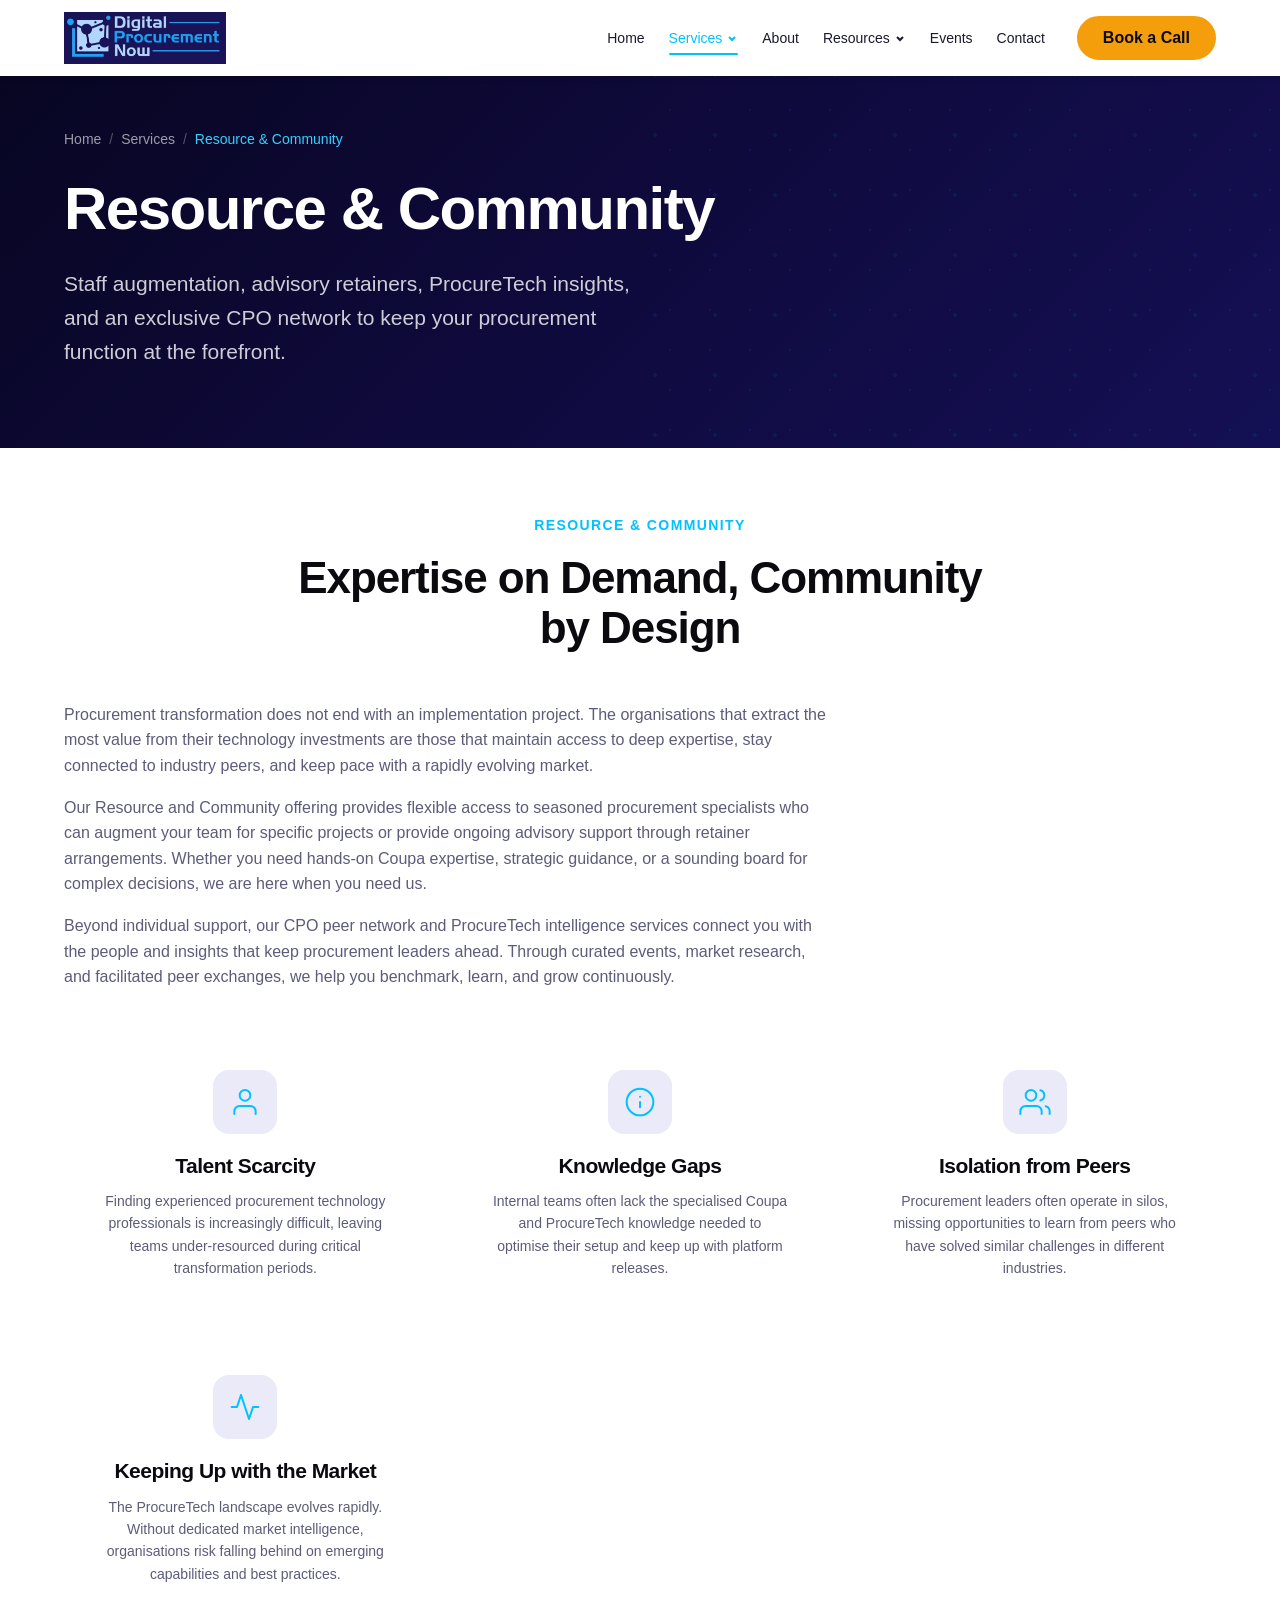
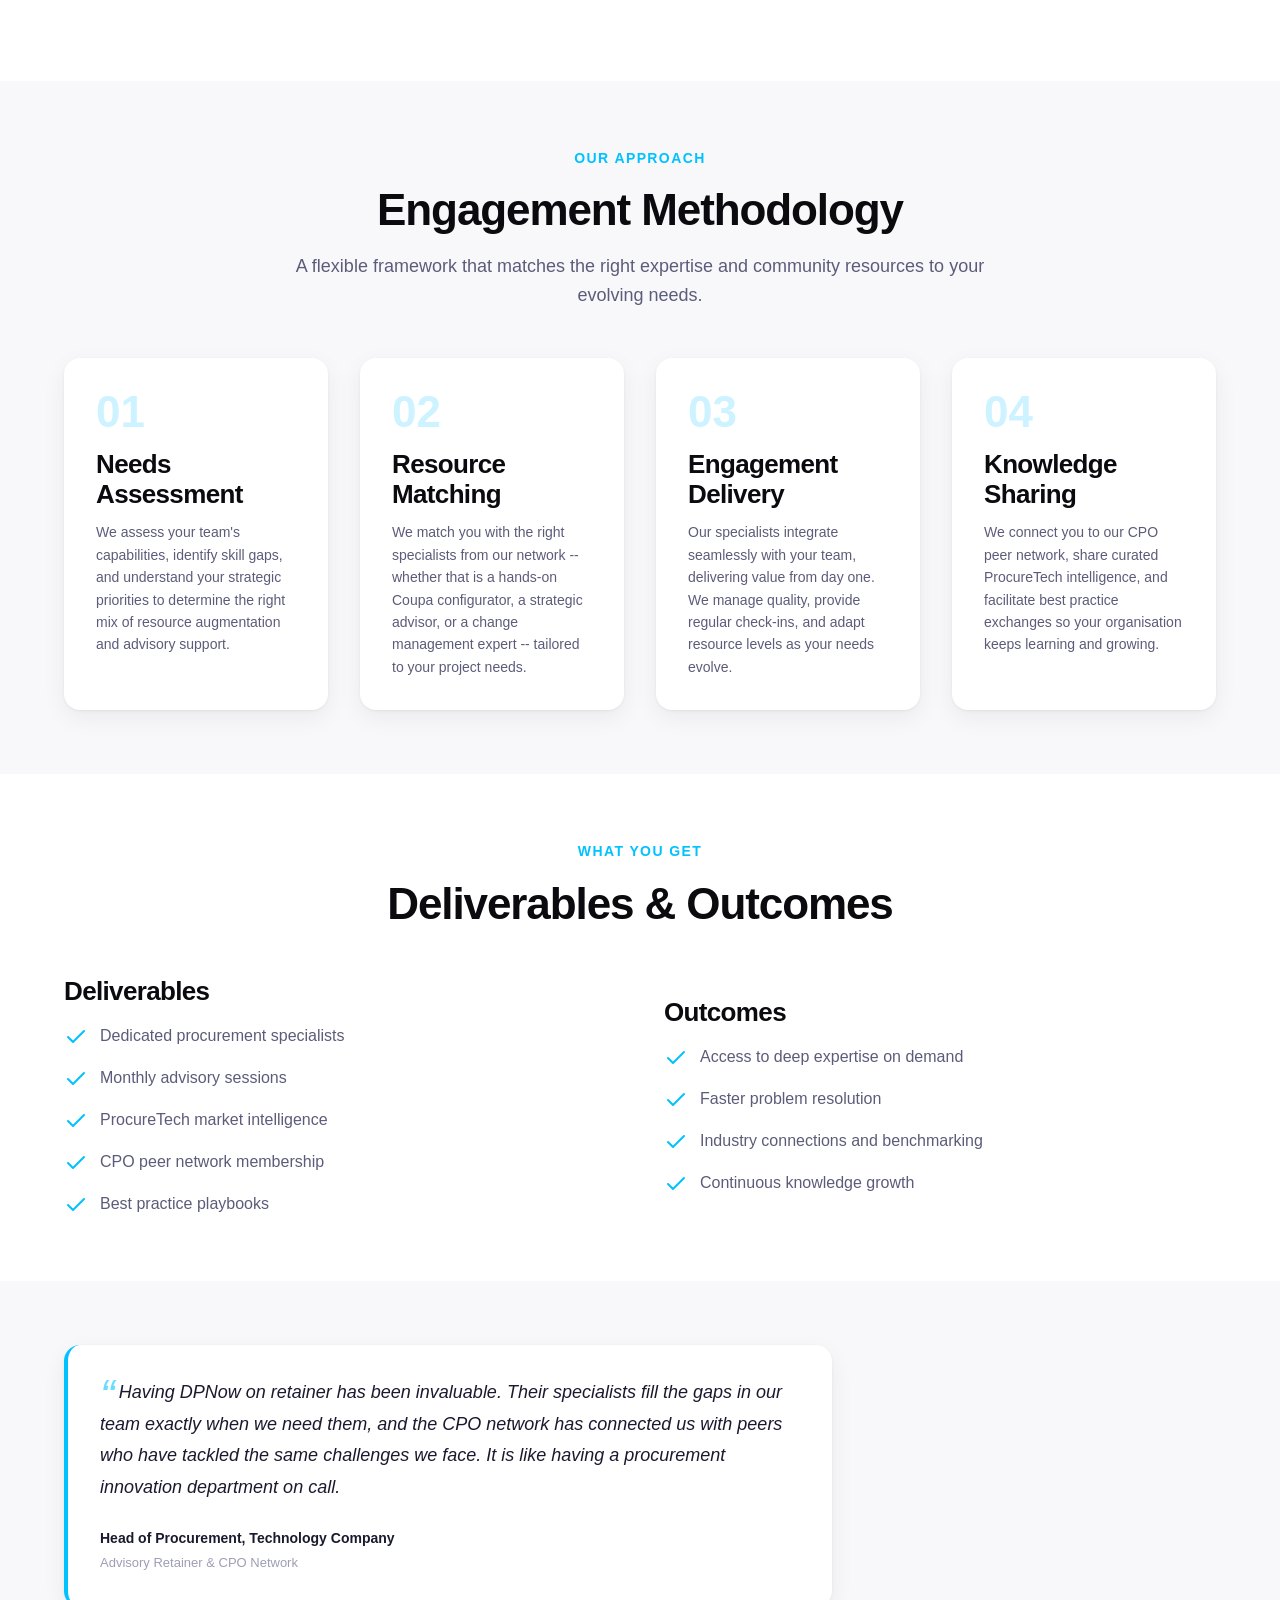
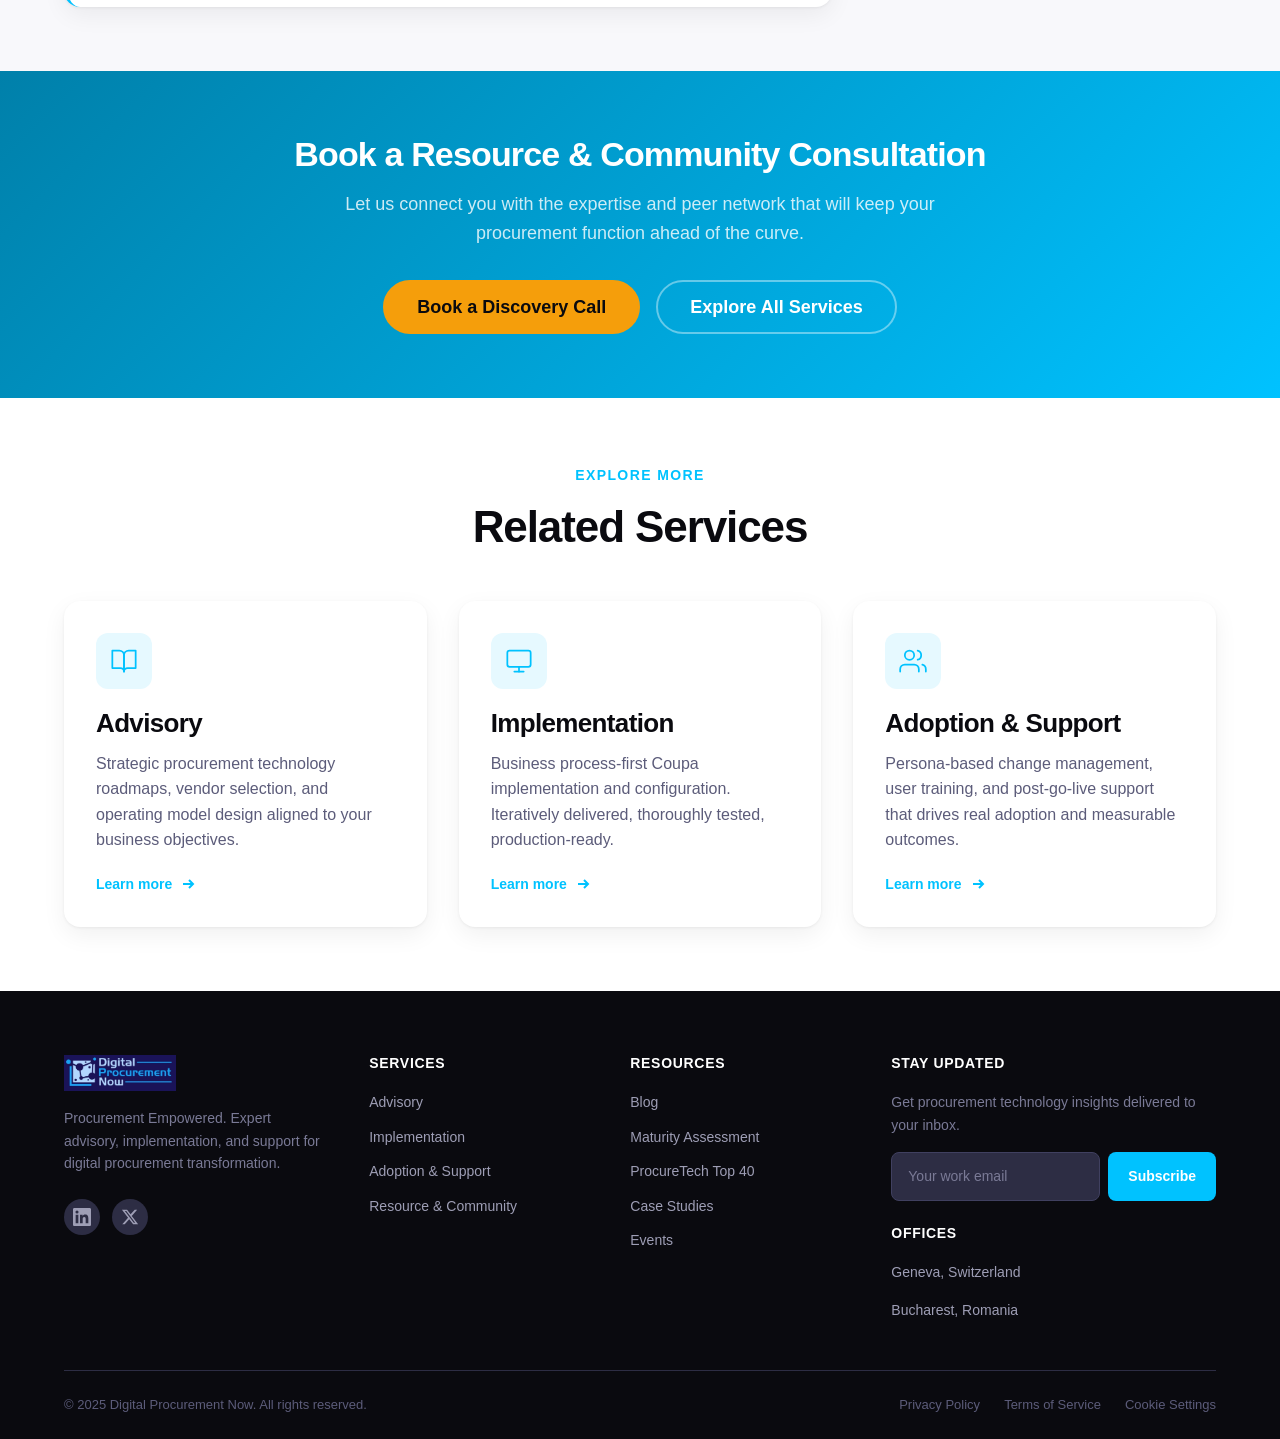
<file: services/resource-community.html>
<!DOCTYPE html>
<html lang="en">
<head>
  <meta charset="UTF-8">
  <meta name="viewport" content="width=device-width, initial-scale=1.0">
  <title>Resource &amp; Community | Digital Procurement Now</title>
  <meta name="description" content="Access dedicated procurement specialists, advisory retainers, ProcureTech market intelligence, and an exclusive CPO peer network for continuous growth.">
  <link rel="canonical" href="https://dpnow.ai/services/resource-community.html">
  <meta property="og:title" content="Resource & Community | Digital Procurement Now">
  <meta property="og:description" content="Staff augmentation, advisory retainers, ProcureTech insights, and access to an exclusive CPO network of procurement leaders.">
  <meta property="og:url" content="https://dpnow.ai/services/resource-community.html">
  <meta property="og:type" content="website">
  <meta property="og:site_name" content="Digital Procurement Now">
  <meta name="twitter:card" content="summary_large_image">
  <link rel="icon" href="/assets/images/icons/favicon.svg" type="image/svg+xml">
  <link rel="stylesheet" href="/css/style.css">
</head>
<body>
  <a href="#main" class="skip-link">Skip to main content</a>

  <!-- ====== HEADER ====== -->
  <header class="header header--solid" role="banner">
    <nav class="nav container" aria-label="Primary navigation">
      <a href="/" class="nav__logo" aria-label="Digital Procurement Now - Home">
        <img src="/dpnow.webp" alt="Digital Procurement Now" width="200" height="50">
      </a>
      <button class="nav__toggle" aria-expanded="false" aria-controls="nav-menu" aria-label="Toggle navigation">
        <span class="nav__toggle-bar"></span>
        <span class="nav__toggle-bar"></span>
        <span class="nav__toggle-bar"></span>
      </button>
      <div class="nav__menu" id="nav-menu">
        <ul class="nav__list" role="list">
          <li class="nav__item">
            <a href="/" class="nav__link">Home</a>
          </li>
          <li class="nav__item nav__item--dropdown">
            <a href="/services.html" class="nav__link nav__link--active" aria-haspopup="true" aria-expanded="false">
              Services
              <svg width="12" height="12" viewBox="0 0 12 12" fill="none" stroke="currentColor" stroke-width="2"><path d="M3 5l3 3 3-3"/></svg>
            </a>
            <ul class="nav__dropdown" role="list">
              <li><a href="/services/advisory.html">Advisory</a></li>
              <li><a href="/services/implementation.html">Implementation</a></li>
              <li><a href="/services/adoption.html">Adoption &amp; Support</a></li>
              <li><a href="/services/resource-community.html">Resource &amp; Community</a></li>
            </ul>
          </li>
          <li class="nav__item">
            <a href="/about.html" class="nav__link">About</a>
          </li>
          <li class="nav__item nav__item--dropdown">
            <a href="/resources.html" class="nav__link" aria-haspopup="true" aria-expanded="false">
              Resources
              <svg width="12" height="12" viewBox="0 0 12 12" fill="none" stroke="currentColor" stroke-width="2"><path d="M3 5l3 3 3-3"/></svg>
            </a>
            <ul class="nav__dropdown" role="list">
              <li><a href="/resources/blog/index.html">Blog</a></li>
              <li><a href="/resources/maturity-assessment.html">Maturity Assessment</a></li>
              <li><a href="/resources/procuretech-top-40.html">ProcureTech Top 40</a></li>
              <li><a href="/resources/case-studies/index.html">Case Studies</a></li>
            </ul>
          </li>
          <li class="nav__item">
            <a href="/events.html" class="nav__link">Events</a>
          </li>
          <li class="nav__item">
            <a href="/contact.html" class="nav__link">Contact</a>
          </li>
        </ul>
        <a href="/contact.html" class="btn btn--primary nav__cta">Book a Call</a>
      </div>
    </nav>
    <div class="nav-overlay" aria-hidden="true"></div>
  </header>

  <main id="main">
    <!-- ====== PAGE HERO ====== -->
    <section class="hero hero--page">
      <div class="hero__bg-pattern" aria-hidden="true"></div>
      <div class="container">
        <div class="hero__content">
          <nav class="breadcrumb" aria-label="Breadcrumb">
            <a href="/">Home</a>
            <span class="breadcrumb__separator" aria-hidden="true">/</span>
            <a href="/services.html">Services</a>
            <span class="breadcrumb__separator" aria-hidden="true">/</span>
            <span class="breadcrumb__current">Resource &amp; Community</span>
          </nav>
          <h1 class="hero__title">Resource &amp; Community</h1>
          <p class="hero__subtitle">Staff augmentation, advisory retainers, ProcureTech insights, and an exclusive CPO network to keep your procurement function at the forefront.</p>
        </div>
      </div>
    </section>

    <!-- ====== SERVICE OVERVIEW ====== -->
    <section class="section" id="overview">
      <div class="container">
        <div class="section-header reveal">
          <span class="section-header__label">Resource &amp; Community</span>
          <h2 class="section-header__title">Expertise on Demand, Community by Design</h2>
        </div>
        <div class="container--md reveal">
          <p>Procurement transformation does not end with an implementation project. The organisations that extract the most value from their technology investments are those that maintain access to deep expertise, stay connected to industry peers, and keep pace with a rapidly evolving market.</p>
          <p>Our Resource and Community offering provides flexible access to seasoned procurement specialists who can augment your team for specific projects or provide ongoing advisory support through retainer arrangements. Whether you need hands-on Coupa expertise, strategic guidance, or a sounding board for complex decisions, we are here when you need us.</p>
          <p>Beyond individual support, our CPO peer network and ProcureTech intelligence services connect you with the people and insights that keep procurement leaders ahead. Through curated events, market research, and facilitated peer exchanges, we help you benchmark, learn, and grow continuously.</p>
        </div>

        <div class="pain-grid mt-12 reveal">
          <div class="pain-card reveal reveal--delay-1">
            <div class="pain-card__icon">
              <svg width="32" height="32" viewBox="0 0 24 24" fill="none" stroke="currentColor" stroke-width="1.5" stroke-linecap="round" stroke-linejoin="round"><path d="M20 21v-2a4 4 0 0 0-4-4H8a4 4 0 0 0-4 4v2"/><circle cx="12" cy="7" r="4"/></svg>
            </div>
            <h3>Talent Scarcity</h3>
            <p>Finding experienced procurement technology professionals is increasingly difficult, leaving teams under-resourced during critical transformation periods.</p>
          </div>
          <div class="pain-card reveal reveal--delay-2">
            <div class="pain-card__icon">
              <svg width="32" height="32" viewBox="0 0 24 24" fill="none" stroke="currentColor" stroke-width="1.5" stroke-linecap="round" stroke-linejoin="round"><circle cx="12" cy="12" r="10"/><path d="M12 16v-4"/><path d="M12 8h.01"/></svg>
            </div>
            <h3>Knowledge Gaps</h3>
            <p>Internal teams often lack the specialised Coupa and ProcureTech knowledge needed to optimise their setup and keep up with platform releases.</p>
          </div>
          <div class="pain-card reveal reveal--delay-3">
            <div class="pain-card__icon">
              <svg width="32" height="32" viewBox="0 0 24 24" fill="none" stroke="currentColor" stroke-width="1.5" stroke-linecap="round" stroke-linejoin="round"><path d="M17 21v-2a4 4 0 0 0-4-4H5a4 4 0 0 0-4 4v2"/><circle cx="9" cy="7" r="4"/><path d="M23 21v-2a4 4 0 0 0-3-3.87"/><path d="M16 3.13a4 4 0 0 1 0 7.75"/></svg>
            </div>
            <h3>Isolation from Peers</h3>
            <p>Procurement leaders often operate in silos, missing opportunities to learn from peers who have solved similar challenges in different industries.</p>
          </div>
          <div class="pain-card reveal reveal--delay-4">
            <div class="pain-card__icon">
              <svg width="32" height="32" viewBox="0 0 24 24" fill="none" stroke="currentColor" stroke-width="1.5" stroke-linecap="round" stroke-linejoin="round"><polyline points="22 12 18 12 15 21 9 3 6 12 2 12"/></svg>
            </div>
            <h3>Keeping Up with the Market</h3>
            <p>The ProcureTech landscape evolves rapidly. Without dedicated market intelligence, organisations risk falling behind on emerging capabilities and best practices.</p>
          </div>
        </div>
      </div>
    </section>

    <!-- ====== METHODOLOGY ====== -->
    <section class="section section--alt" id="methodology">
      <div class="container">
        <div class="section-header reveal">
          <span class="section-header__label">Our Approach</span>
          <h2 class="section-header__title">Engagement Methodology</h2>
          <p class="section-header__text">A flexible framework that matches the right expertise and community resources to your evolving needs.</p>
        </div>
        <div class="process reveal">
          <div class="process__step reveal reveal--delay-1">
            <h3>Needs Assessment</h3>
            <p>We assess your team's capabilities, identify skill gaps, and understand your strategic priorities to determine the right mix of resource augmentation and advisory support.</p>
          </div>
          <div class="process__step reveal reveal--delay-2">
            <h3>Resource Matching</h3>
            <p>We match you with the right specialists from our network -- whether that is a hands-on Coupa configurator, a strategic advisor, or a change management expert -- tailored to your project needs.</p>
          </div>
          <div class="process__step reveal reveal--delay-3">
            <h3>Engagement Delivery</h3>
            <p>Our specialists integrate seamlessly with your team, delivering value from day one. We manage quality, provide regular check-ins, and adapt resource levels as your needs evolve.</p>
          </div>
          <div class="process__step reveal reveal--delay-4">
            <h3>Knowledge Sharing</h3>
            <p>We connect you to our CPO peer network, share curated ProcureTech intelligence, and facilitate best practice exchanges so your organisation keeps learning and growing.</p>
          </div>
        </div>
      </div>
    </section>

    <!-- ====== DELIVERABLES & OUTCOMES ====== -->
    <section class="section" id="deliverables">
      <div class="container">
        <div class="section-header reveal">
          <span class="section-header__label">What You Get</span>
          <h2 class="section-header__title">Deliverables &amp; Outcomes</h2>
        </div>
        <div class="split split--50-50 reveal">
          <div>
            <h3 class="mb-4">Deliverables</h3>
            <ul class="feature-list">
              <li class="feature-list__item">
                <span class="feature-list__icon">
                  <svg width="24" height="24" viewBox="0 0 24 24" fill="none" stroke="currentColor" stroke-width="2" stroke-linecap="round" stroke-linejoin="round"><path d="M20 6L9 17l-5-5"/></svg>
                </span>
                <span class="feature-list__text">Dedicated procurement specialists</span>
              </li>
              <li class="feature-list__item">
                <span class="feature-list__icon">
                  <svg width="24" height="24" viewBox="0 0 24 24" fill="none" stroke="currentColor" stroke-width="2" stroke-linecap="round" stroke-linejoin="round"><path d="M20 6L9 17l-5-5"/></svg>
                </span>
                <span class="feature-list__text">Monthly advisory sessions</span>
              </li>
              <li class="feature-list__item">
                <span class="feature-list__icon">
                  <svg width="24" height="24" viewBox="0 0 24 24" fill="none" stroke="currentColor" stroke-width="2" stroke-linecap="round" stroke-linejoin="round"><path d="M20 6L9 17l-5-5"/></svg>
                </span>
                <span class="feature-list__text">ProcureTech market intelligence</span>
              </li>
              <li class="feature-list__item">
                <span class="feature-list__icon">
                  <svg width="24" height="24" viewBox="0 0 24 24" fill="none" stroke="currentColor" stroke-width="2" stroke-linecap="round" stroke-linejoin="round"><path d="M20 6L9 17l-5-5"/></svg>
                </span>
                <span class="feature-list__text">CPO peer network membership</span>
              </li>
              <li class="feature-list__item">
                <span class="feature-list__icon">
                  <svg width="24" height="24" viewBox="0 0 24 24" fill="none" stroke="currentColor" stroke-width="2" stroke-linecap="round" stroke-linejoin="round"><path d="M20 6L9 17l-5-5"/></svg>
                </span>
                <span class="feature-list__text">Best practice playbooks</span>
              </li>
            </ul>
          </div>
          <div>
            <h3 class="mb-4">Outcomes</h3>
            <ul class="feature-list">
              <li class="feature-list__item">
                <span class="feature-list__icon">
                  <svg width="24" height="24" viewBox="0 0 24 24" fill="none" stroke="currentColor" stroke-width="2" stroke-linecap="round" stroke-linejoin="round"><path d="M20 6L9 17l-5-5"/></svg>
                </span>
                <span class="feature-list__text">Access to deep expertise on demand</span>
              </li>
              <li class="feature-list__item">
                <span class="feature-list__icon">
                  <svg width="24" height="24" viewBox="0 0 24 24" fill="none" stroke="currentColor" stroke-width="2" stroke-linecap="round" stroke-linejoin="round"><path d="M20 6L9 17l-5-5"/></svg>
                </span>
                <span class="feature-list__text">Faster problem resolution</span>
              </li>
              <li class="feature-list__item">
                <span class="feature-list__icon">
                  <svg width="24" height="24" viewBox="0 0 24 24" fill="none" stroke="currentColor" stroke-width="2" stroke-linecap="round" stroke-linejoin="round"><path d="M20 6L9 17l-5-5"/></svg>
                </span>
                <span class="feature-list__text">Industry connections and benchmarking</span>
              </li>
              <li class="feature-list__item">
                <span class="feature-list__icon">
                  <svg width="24" height="24" viewBox="0 0 24 24" fill="none" stroke="currentColor" stroke-width="2" stroke-linecap="round" stroke-linejoin="round"><path d="M20 6L9 17l-5-5"/></svg>
                </span>
                <span class="feature-list__text">Continuous knowledge growth</span>
              </li>
            </ul>
          </div>
        </div>
      </div>
    </section>

    <!-- ====== TESTIMONIAL ====== -->
    <section class="section section--alt" id="testimonial">
      <div class="container">
        <div class="container--md reveal">
          <blockquote class="card card--testimonial">
            <p class="card__quote">Having DPNow on retainer has been invaluable. Their specialists fill the gaps in our team exactly when we need them, and the CPO network has connected us with peers who have tackled the same challenges we face. It is like having a procurement innovation department on call.</p>
            <footer class="card__attribution">
              <div>
                <cite class="card__name">Head of Procurement, Technology Company</cite>
                <span class="card__role">Advisory Retainer &amp; CPO Network</span>
              </div>
            </footer>
          </blockquote>
        </div>
      </div>
    </section>

    <!-- ====== CTA BANNER ====== -->
    <section class="cta-banner cta-banner--accent">
      <div class="container">
        <h2 class="cta-banner__title">Book a Resource &amp; Community Consultation</h2>
        <p class="cta-banner__text">
          Let us connect you with the expertise and peer network that will keep your procurement function ahead of the curve.
        </p>
        <div class="cta-banner__actions">
          <a href="/contact.html" class="btn btn--primary btn--lg">Book a Discovery Call</a>
          <a href="/services.html" class="btn btn--outline-light btn--lg">Explore All Services</a>
        </div>
      </div>
    </section>

    <!-- ====== RELATED SERVICES ====== -->
    <section class="section" id="related-services">
      <div class="container">
        <div class="section-header reveal">
          <span class="section-header__label">Explore More</span>
          <h2 class="section-header__title">Related Services</h2>
        </div>
        <div class="grid grid--3 reveal">
          <article class="card card--service reveal reveal--delay-1">
            <div class="card__icon">
              <svg width="28" height="28" viewBox="0 0 24 24" fill="none" stroke="currentColor" stroke-width="1.5" stroke-linecap="round" stroke-linejoin="round"><path d="M2 3h6a4 4 0 0 1 4 4v14a3 3 0 0 0-3-3H2z"/><path d="M22 3h-6a4 4 0 0 0-4 4v14a3 3 0 0 1 3-3h7z"/></svg>
            </div>
            <h3 class="card__title">Advisory</h3>
            <p class="card__description">Strategic procurement technology roadmaps, vendor selection, and operating model design aligned to your business objectives.</p>
            <a href="/services/advisory.html" class="card__link">
              Learn more
              <svg width="16" height="16" viewBox="0 0 16 16" fill="none" stroke="currentColor" stroke-width="2"><path d="M3 8h10M9 4l4 4-4 4"/></svg>
            </a>
          </article>
          <article class="card card--service reveal reveal--delay-2">
            <div class="card__icon">
              <svg width="28" height="28" viewBox="0 0 24 24" fill="none" stroke="currentColor" stroke-width="1.5" stroke-linecap="round" stroke-linejoin="round"><rect x="2" y="3" width="20" height="14" rx="2"/><path d="M8 21h8"/><path d="M12 17v4"/></svg>
            </div>
            <h3 class="card__title">Implementation</h3>
            <p class="card__description">Business process-first Coupa implementation and configuration. Iteratively delivered, thoroughly tested, production-ready.</p>
            <a href="/services/implementation.html" class="card__link">
              Learn more
              <svg width="16" height="16" viewBox="0 0 16 16" fill="none" stroke="currentColor" stroke-width="2"><path d="M3 8h10M9 4l4 4-4 4"/></svg>
            </a>
          </article>
          <article class="card card--service reveal reveal--delay-3">
            <div class="card__icon">
              <svg width="28" height="28" viewBox="0 0 24 24" fill="none" stroke="currentColor" stroke-width="1.5" stroke-linecap="round" stroke-linejoin="round"><path d="M17 21v-2a4 4 0 0 0-4-4H5a4 4 0 0 0-4 4v2"/><circle cx="9" cy="7" r="4"/><path d="M23 21v-2a4 4 0 0 0-3-3.87"/><path d="M16 3.13a4 4 0 0 1 0 7.75"/></svg>
            </div>
            <h3 class="card__title">Adoption &amp; Support</h3>
            <p class="card__description">Persona-based change management, user training, and post-go-live support that drives real adoption and measurable outcomes.</p>
            <a href="/services/adoption.html" class="card__link">
              Learn more
              <svg width="16" height="16" viewBox="0 0 16 16" fill="none" stroke="currentColor" stroke-width="2"><path d="M3 8h10M9 4l4 4-4 4"/></svg>
            </a>
          </article>
        </div>
      </div>
    </section>
  </main>

  <!-- ====== FOOTER ====== -->
  <footer class="footer" role="contentinfo">
    <div class="container">
      <div class="footer__grid">
        <div class="footer__brand">
          <a href="/" class="footer__logo" aria-label="Digital Procurement Now">
            <img src="/dpnow.webp" alt="DPNow" width="160" height="40">
          </a>
          <p class="footer__tagline">Procurement Empowered. Expert advisory, implementation, and support for digital procurement transformation.</p>
          <div class="footer__social">
            <a href="#" aria-label="LinkedIn">
              <svg width="18" height="18" viewBox="0 0 24 24" fill="currentColor"><path d="M20.447 20.452h-3.554v-5.569c0-1.328-.027-3.037-1.852-3.037-1.853 0-2.136 1.445-2.136 2.939v5.667H9.351V9h3.414v1.561h.046c.477-.9 1.637-1.85 3.37-1.85 3.601 0 4.267 2.37 4.267 5.455v6.286zM5.337 7.433a2.062 2.062 0 0 1-2.063-2.065 2.064 2.064 0 1 1 2.063 2.065zm1.782 13.019H3.555V9h3.564v11.452zM22.225 0H1.771C.792 0 0 .774 0 1.729v20.542C0 23.227.792 24 1.771 24h20.451C23.2 24 24 23.227 24 22.271V1.729C24 .774 23.2 0 22.222 0h.003z"/></svg>
            </a>
            <a href="#" aria-label="Twitter">
              <svg width="18" height="18" viewBox="0 0 24 24" fill="currentColor"><path d="M18.244 2.25h3.308l-7.227 8.26 8.502 11.24H16.17l-5.214-6.817L4.99 21.75H1.68l7.73-8.835L1.254 2.25H8.08l4.713 6.231zm-1.161 17.52h1.833L7.084 4.126H5.117z"/></svg>
            </a>
          </div>
        </div>
        <div>
          <h3 class="footer__heading">Services</h3>
          <nav class="footer__links" aria-label="Services">
            <a href="/services/advisory.html">Advisory</a>
            <a href="/services/implementation.html">Implementation</a>
            <a href="/services/adoption.html">Adoption &amp; Support</a>
            <a href="/services/resource-community.html">Resource &amp; Community</a>
          </nav>
        </div>
        <div>
          <h3 class="footer__heading">Resources</h3>
          <nav class="footer__links" aria-label="Resources">
            <a href="/resources/blog/index.html">Blog</a>
            <a href="/resources/maturity-assessment.html">Maturity Assessment</a>
            <a href="/resources/procuretech-top-40.html">ProcureTech Top 40</a>
            <a href="/resources/case-studies/index.html">Case Studies</a>
            <a href="/events.html">Events</a>
          </nav>
        </div>
        <div>
          <h3 class="footer__heading">Stay Updated</h3>
          <p class="footer__tagline mb-4">Get procurement technology insights delivered to your inbox.</p>
          <form class="footer__newsletter-form" name="newsletter" method="POST" data-netlify="true" netlify-honeypot="bot-field">
            <input type="hidden" name="form-name" value="newsletter">
            <p class="sr-only"><label>Don't fill this out: <input name="bot-field"></label></p>
            <input type="email" name="email" placeholder="Your work email" required aria-label="Email address">
            <button type="submit">Subscribe</button>
          </form>
          <div class="mt-6">
            <h3 class="footer__heading">Offices</h3>
            <p class="text-sm color-muted">Geneva, Switzerland</p>
            <p class="text-sm color-muted">Bucharest, Romania</p>
          </div>
        </div>
      </div>
      <div class="footer__bottom">
        <p class="footer__copyright">&copy; 2025 Digital Procurement Now. All rights reserved.</p>
        <div class="footer__legal">
          <a href="#">Privacy Policy</a>
          <a href="#">Terms of Service</a>
          <a href="#">Cookie Settings</a>
        </div>
      </div>
    </div>
  </footer>

  <script src="/js/main.js" defer></script>
  <script src="/js/scroll-animations.js" defer></script>
  <script src="/js/modal.js" defer></script>
</body>
</html>
</file>
<file: css/style.css>
/* =============================================
   MAIN STYLESHEET — Digital Procurement Now
   ============================================= */

@import 'variables.css';
@import 'reset.css';
@import 'base.css';
@import 'layout.css';
@import 'components.css';
@import 'utilities.css';
</file>
